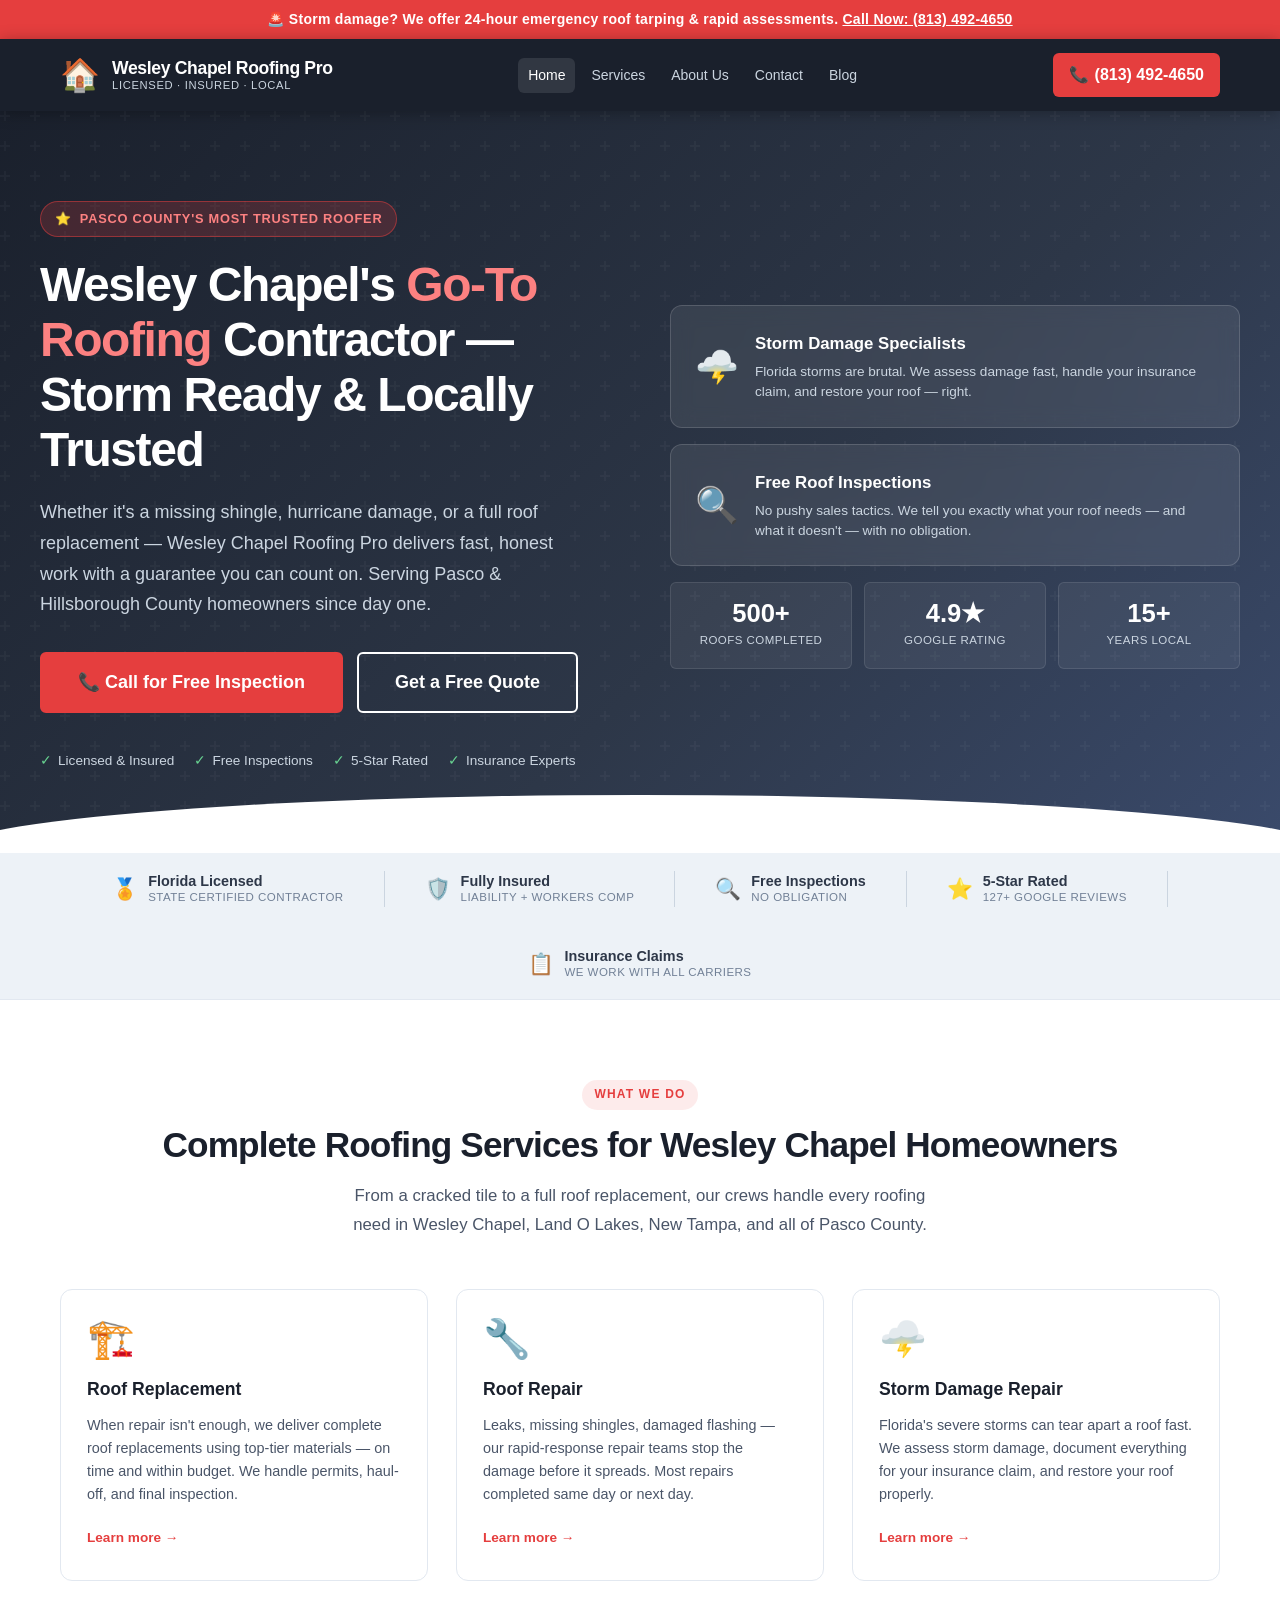
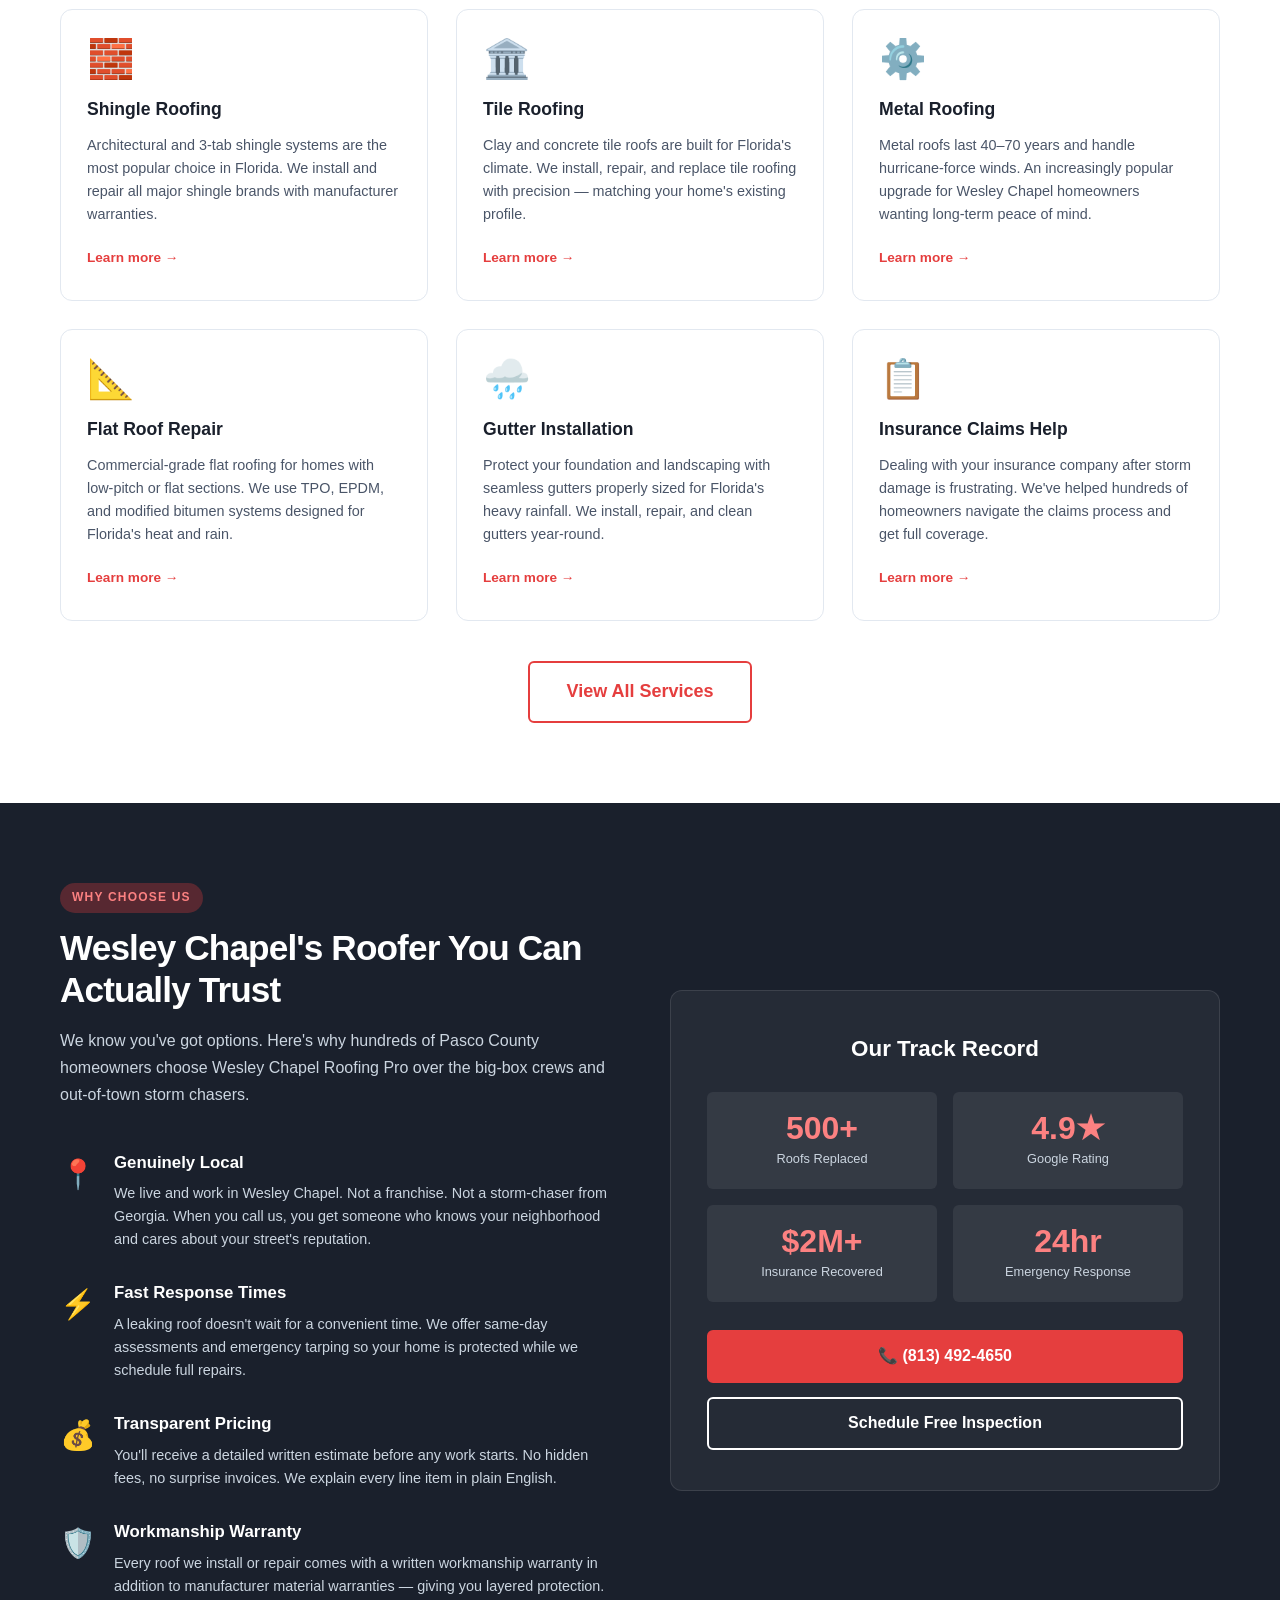
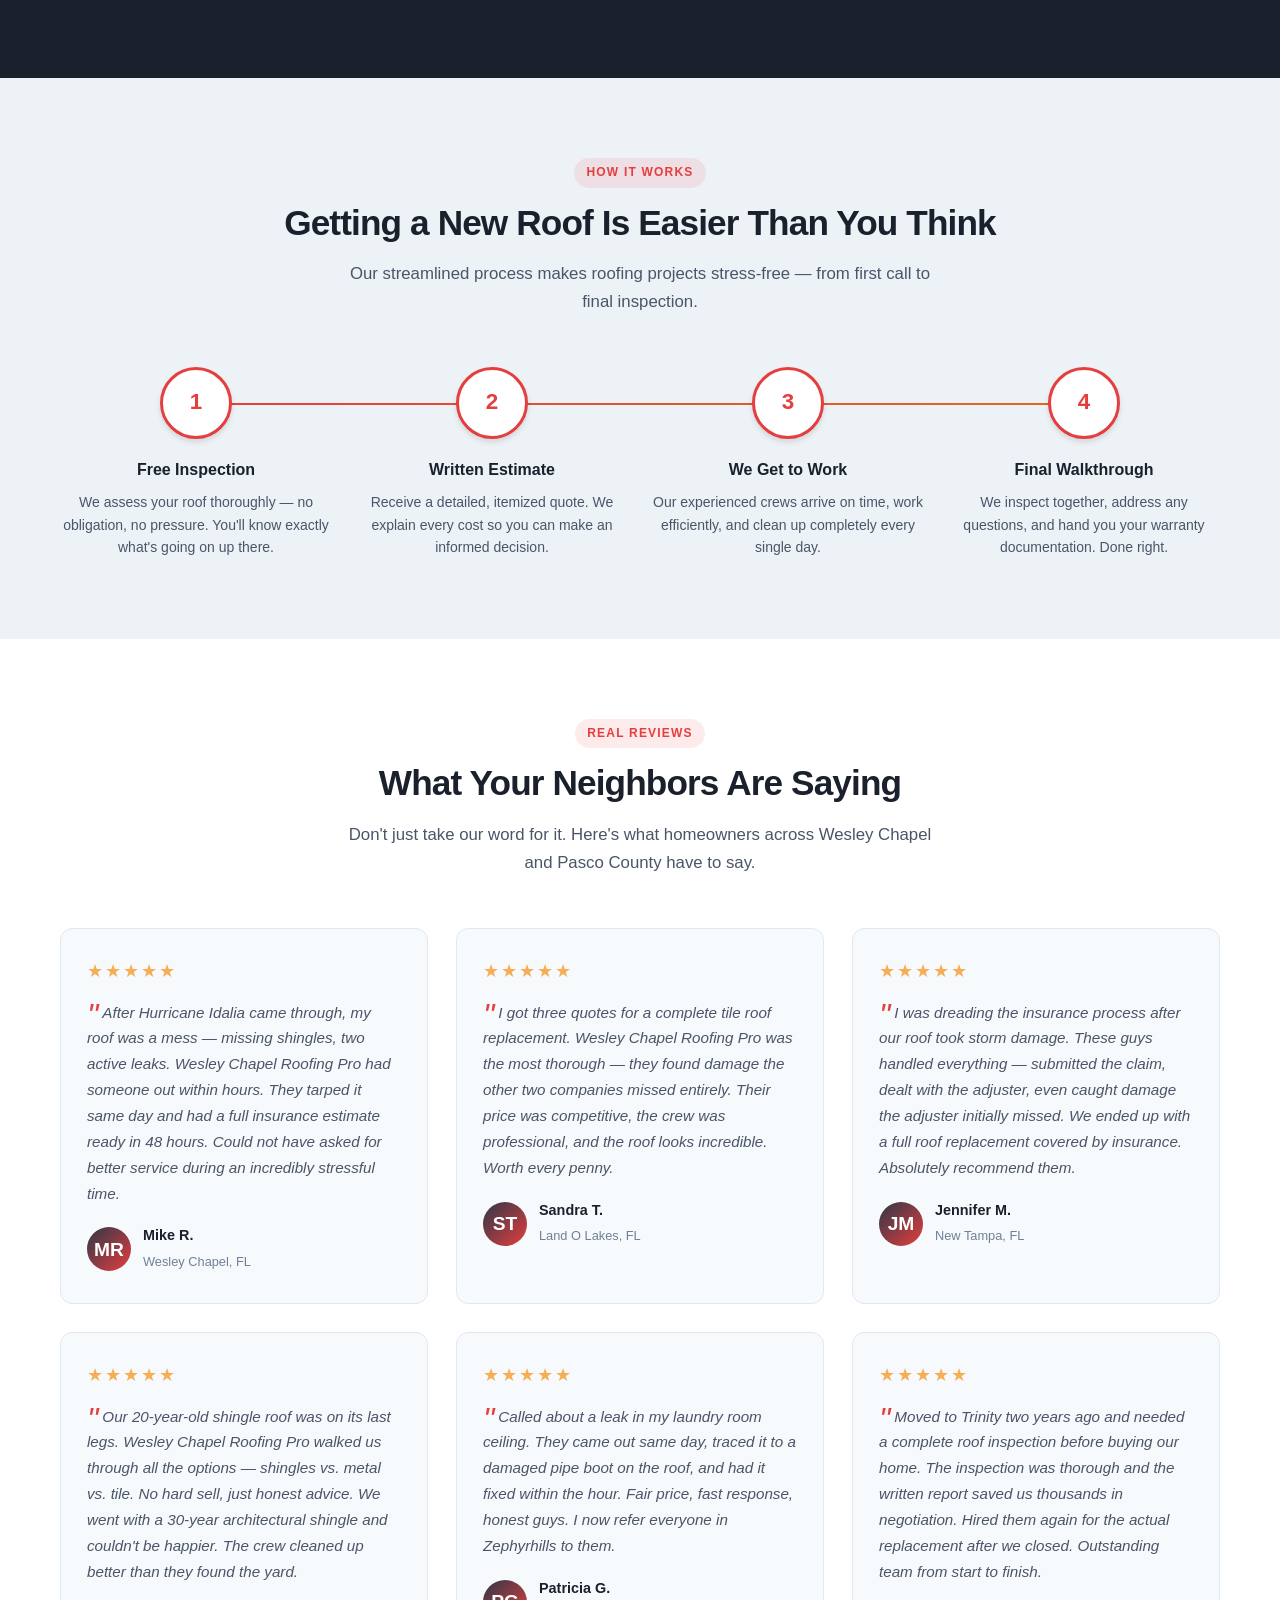
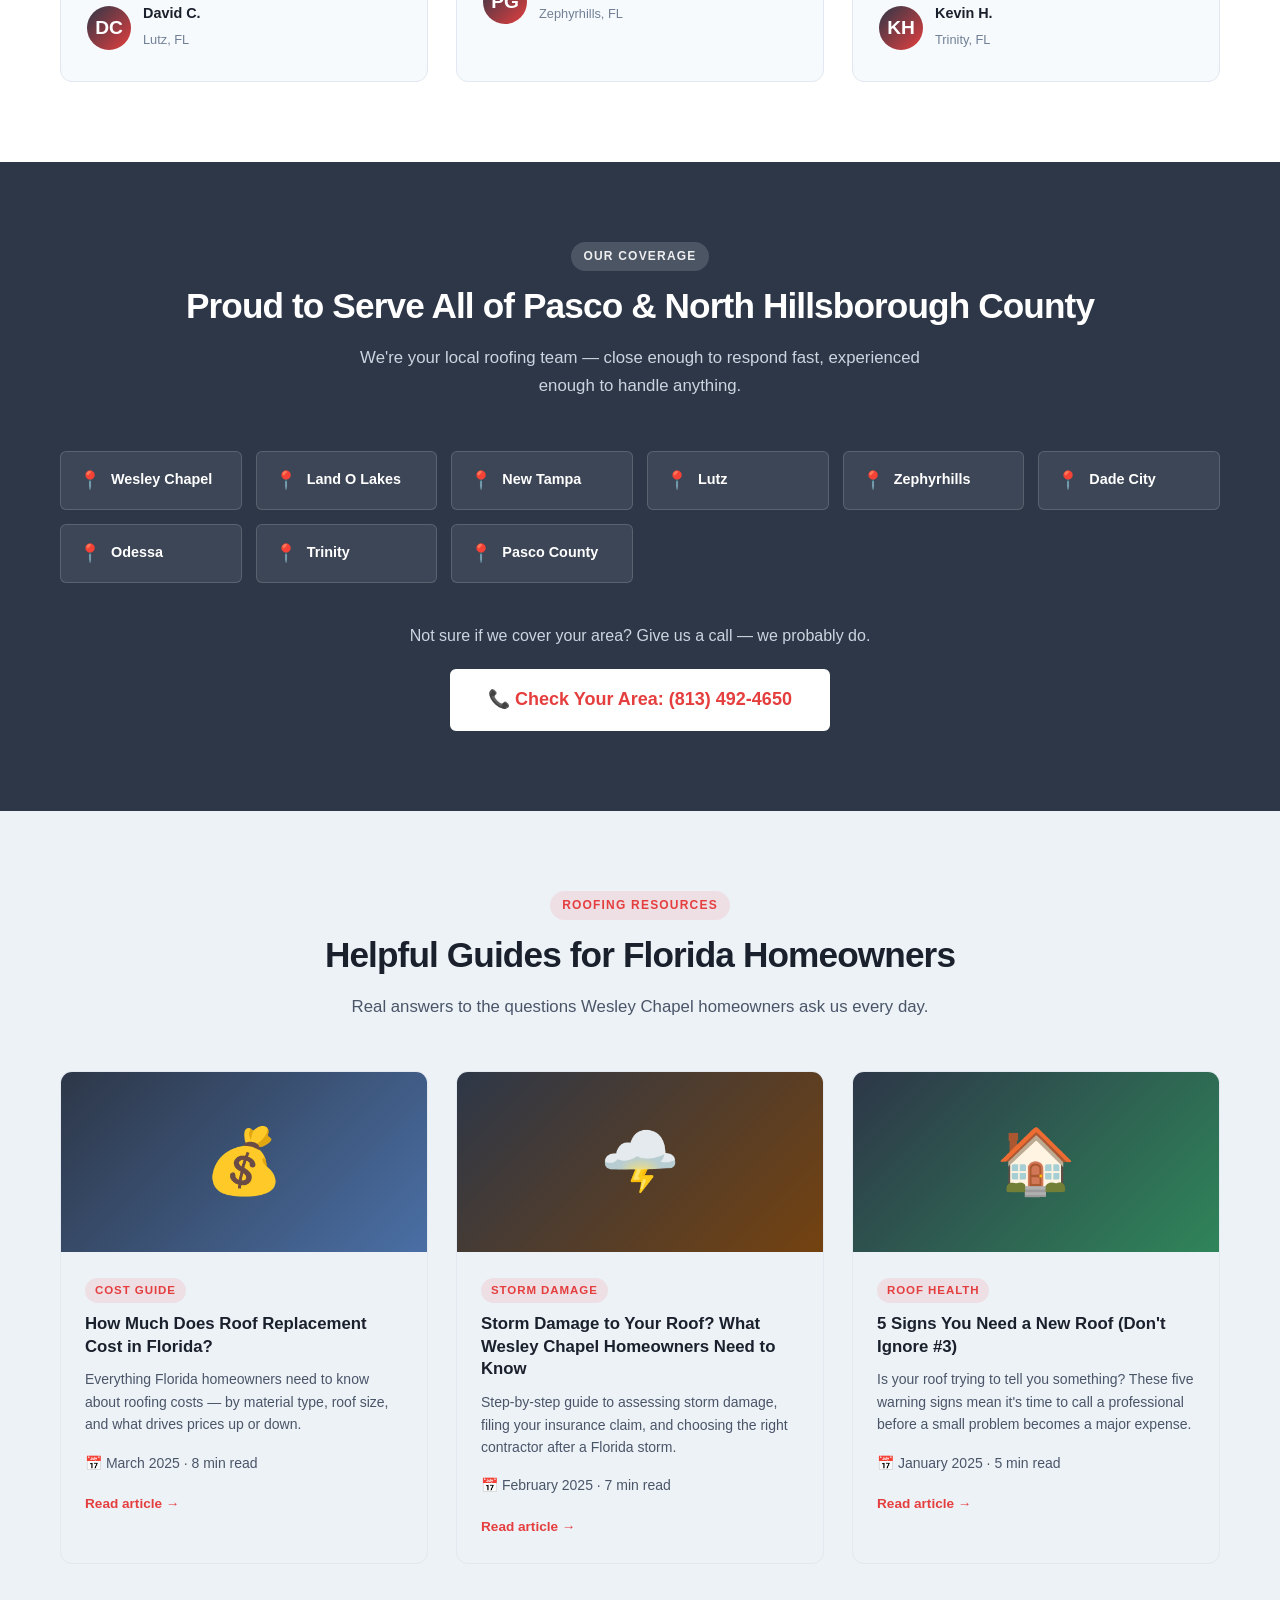
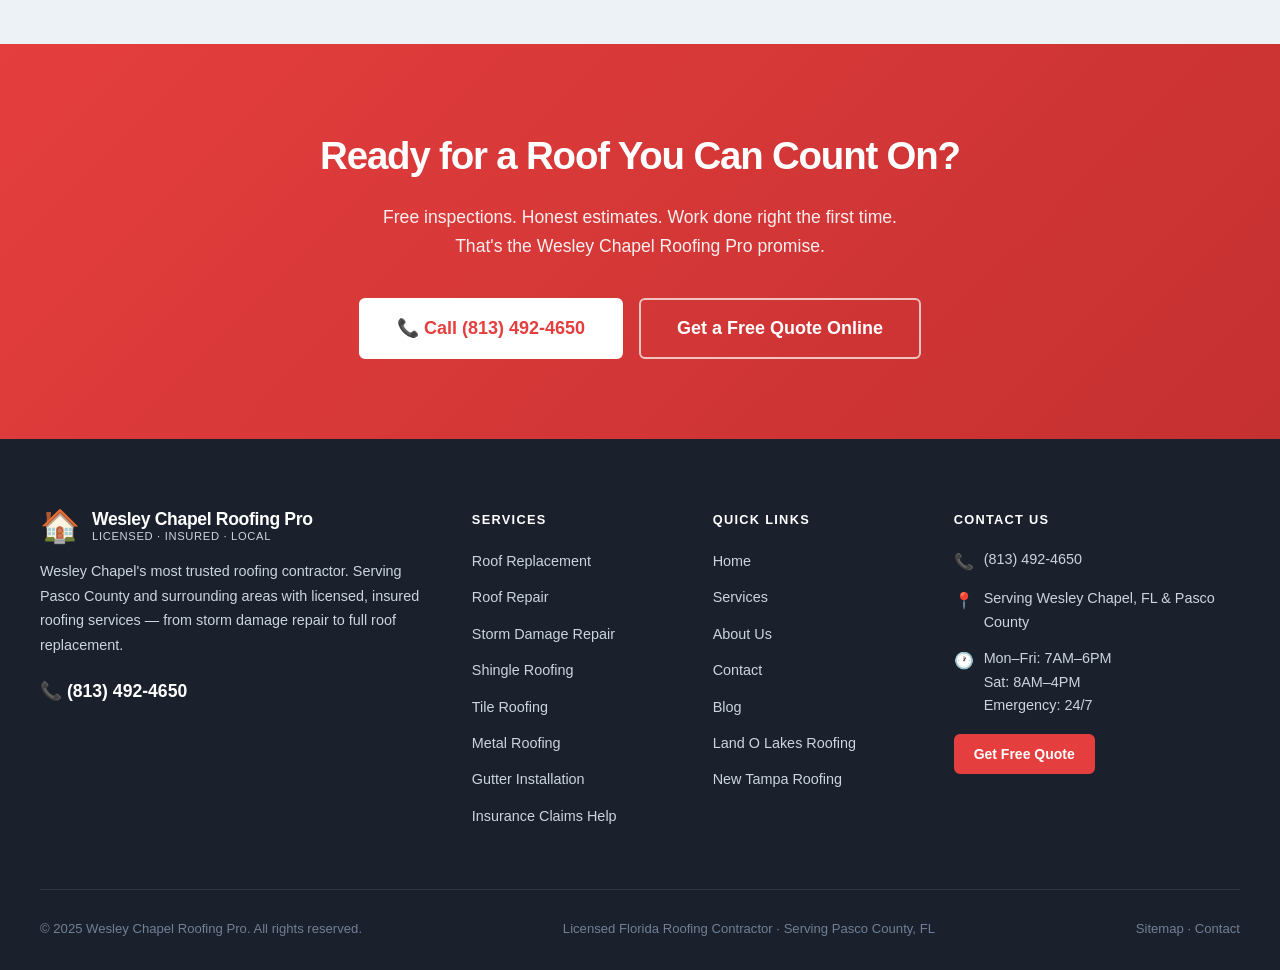
<file: index.html>
<!DOCTYPE html>
<html lang="en">
<head>
  <meta charset="UTF-8">
  <meta name="viewport" content="width=device-width, initial-scale=1.0">
  <title>Wesley Chapel Roofing Pro | #1 Roofing Contractor in Wesley Chapel, FL</title>
  <meta name="description" content="Wesley Chapel Roofing Pro — trusted local roofing contractor serving Wesley Chapel, Land O Lakes, Lutz & New Tampa. Roof repair, replacement, storm damage & free inspections. Call (813) 492-4650.">
  <meta name="keywords" content="roof repair Wesley Chapel FL, roofing contractor Wesley Chapel, storm damage roof repair, roof replacement Wesley Chapel Florida, roofing company Pasco County">
  <link rel="canonical" href="https://wesleychapelroofingpro.com/">
  <meta property="og:title" content="Wesley Chapel Roofing Pro | Trusted Local Roofers">
  <meta property="og:description" content="Licensed, insured roofing contractor in Wesley Chapel, FL. Free inspections, insurance claim help, storm damage specialists.">
  <meta property="og:url" content="https://wesleychapelroofingpro.com/">
  <meta property="og:type" content="website">
  <link rel="stylesheet" href="css/style.css">

  <!-- JSON-LD Schema -->
  <script type="application/ld+json">
  {
    "@context": "https://schema.org",
    "@type": ["LocalBusiness", "RoofingContractor"],
    "name": "Wesley Chapel Roofing Pro",
    "image": "https://wesleychapelroofingpro.com/images/logo.png",
    "description": "Licensed and insured roofing contractor serving Wesley Chapel, Land O Lakes, Lutz, New Tampa, Zephyrhills, and surrounding Pasco County areas. Specializing in roof replacement, roof repair, storm damage repair, and insurance claims assistance.",
    "telephone": "(813) 492-4650",
    "url": "https://wesleychapelroofingpro.com",
    "address": {
      "@type": "PostalAddress",
      "addressLocality": "Wesley Chapel",
      "addressRegion": "FL",
      "postalCode": "33544",
      "addressCountry": "US"
    },
    "geo": {
      "@type": "GeoCoordinates",
      "latitude": 28.2122,
      "longitude": -82.3279
    },
    "openingHoursSpecification": [
      {
        "@type": "OpeningHoursSpecification",
        "dayOfWeek": ["Monday","Tuesday","Wednesday","Thursday","Friday"],
        "opens": "07:00",
        "closes": "18:00"
      },
      {
        "@type": "OpeningHoursSpecification",
        "dayOfWeek": ["Saturday"],
        "opens": "08:00",
        "closes": "16:00"
      }
    ],
    "priceRange": "$$",
    "aggregateRating": {
      "@type": "AggregateRating",
      "ratingValue": "4.9",
      "reviewCount": "127"
    },
    "areaServed": [
      "Wesley Chapel, FL",
      "Land O Lakes, FL",
      "Lutz, FL",
      "New Tampa, FL",
      "Zephyrhills, FL",
      "Dade City, FL",
      "Odessa, FL",
      "Trinity, FL",
      "Pasco County, FL"
    ],
    "hasOfferCatalog": {
      "@type": "OfferCatalog",
      "name": "Roofing Services",
      "itemListElement": [
        {"@type": "Offer", "itemOffered": {"@type": "Service", "name": "Roof Replacement"}},
        {"@type": "Offer", "itemOffered": {"@type": "Service", "name": "Roof Repair"}},
        {"@type": "Offer", "itemOffered": {"@type": "Service", "name": "Storm Damage Repair"}},
        {"@type": "Offer", "itemOffered": {"@type": "Service", "name": "Shingle Roofing"}},
        {"@type": "Offer", "itemOffered": {"@type": "Service", "name": "Tile Roofing"}},
        {"@type": "Offer", "itemOffered": {"@type": "Service", "name": "Metal Roofing"}},
        {"@type": "Offer", "itemOffered": {"@type": "Service", "name": "Insurance Claims Assistance"}}
      ]
    }
  }
  </script>
</head>
<body>

  <!-- Emergency Banner -->
  <div class="emergency-banner">
    🚨 Storm damage? We offer 24-hour emergency roof tarping &amp; rapid assessments. <a href="tel:8134924650">Call Now: (813) 492-4650</a>
  </div>

  <!-- Header -->
  <header class="site-header">
    <div class="header-inner">
      <a href="index.html" class="logo" aria-label="Wesley Chapel Roofing Pro Home">
        <span class="logo-icon" aria-hidden="true">🏠</span>
        <span class="logo-text">
          <span class="logo-name">Wesley Chapel Roofing Pro</span>
          <span class="logo-tagline">Licensed · Insured · Local</span>
        </span>
      </a>
      <nav class="header-nav" aria-label="Main navigation">
        <a href="index.html" class="active">Home</a>
        <a href="services.html">Services</a>
        <a href="about.html">About Us</a>
        <a href="contact.html">Contact</a>
        <a href="blog/roof-replacement-cost-florida.html">Blog</a>
      </nav>
      <div class="header-cta">
        <a href="tel:8134924650" class="phone-link" aria-label="Call Wesley Chapel Roofing Pro">
          <span aria-hidden="true">📞</span>
          <span class="phone-text">(813) 492-4650</span>
        </a>
        <button class="menu-toggle" aria-label="Toggle navigation menu" onclick="document.querySelector('.header-nav').classList.toggle('open')">☰</button>
      </div>
    </div>
  </header>

  <!-- Hero Section -->
  <section class="hero" aria-labelledby="hero-heading">
    <div class="hero-inner">
      <div class="hero-content">
        <div class="hero-badge">
          <span aria-hidden="true">⭐</span> Pasco County's Most Trusted Roofer
        </div>
        <h1 id="hero-heading">
          Wesley Chapel's <span>Go-To Roofing</span> Contractor — Storm Ready &amp; Locally Trusted
        </h1>
        <p class="hero-sub">
          Whether it's a missing shingle, hurricane damage, or a full roof replacement — Wesley Chapel Roofing Pro delivers fast, honest work with a guarantee you can count on. Serving Pasco &amp; Hillsborough County homeowners since day one.
        </p>
        <div class="hero-actions">
          <a href="tel:8134924650" class="btn btn-primary btn-lg">📞 Call for Free Inspection</a>
          <a href="contact.html" class="btn btn-secondary btn-lg">Get a Free Quote</a>
        </div>
        <div class="hero-trust">
          <span class="trust-item"><span class="check">✓</span> Licensed &amp; Insured</span>
          <span class="trust-item"><span class="check">✓</span> Free Inspections</span>
          <span class="trust-item"><span class="check">✓</span> 5-Star Rated</span>
          <span class="trust-item"><span class="check">✓</span> Insurance Experts</span>
        </div>
      </div>
      <div class="hero-visual">
        <div class="hero-card">
          <span class="hero-card-icon" aria-hidden="true">🌩️</span>
          <div>
            <h3>Storm Damage Specialists</h3>
            <p>Florida storms are brutal. We assess damage fast, handle your insurance claim, and restore your roof — right.</p>
          </div>
        </div>
        <div class="hero-card">
          <span class="hero-card-icon" aria-hidden="true">🔍</span>
          <div>
            <h3>Free Roof Inspections</h3>
            <p>No pushy sales tactics. We tell you exactly what your roof needs — and what it doesn't — with no obligation.</p>
          </div>
        </div>
        <div class="hero-stat-row">
          <div class="hero-stat">
            <div class="number">500+</div>
            <div class="label">Roofs Completed</div>
          </div>
          <div class="hero-stat">
            <div class="number">4.9★</div>
            <div class="label">Google Rating</div>
          </div>
          <div class="hero-stat">
            <div class="number">15+</div>
            <div class="label">Years Local</div>
          </div>
        </div>
      </div>
    </div>
  </section>

  <!-- Trust Bar -->
  <div class="trust-bar" aria-label="Trust credentials">
    <div class="trust-bar-inner">
      <div class="trust-badge">
        <span class="icon" aria-hidden="true">🏅</span>
        <span class="badge-label">
          <strong>Florida Licensed</strong>
          <span class="badge-sub">State Certified Contractor</span>
        </span>
      </div>
      <div class="trust-divider" aria-hidden="true"></div>
      <div class="trust-badge">
        <span class="icon" aria-hidden="true">🛡️</span>
        <span class="badge-label">
          <strong>Fully Insured</strong>
          <span class="badge-sub">Liability + Workers Comp</span>
        </span>
      </div>
      <div class="trust-divider" aria-hidden="true"></div>
      <div class="trust-badge">
        <span class="icon" aria-hidden="true">🔍</span>
        <span class="badge-label">
          <strong>Free Inspections</strong>
          <span class="badge-sub">No Obligation</span>
        </span>
      </div>
      <div class="trust-divider" aria-hidden="true"></div>
      <div class="trust-badge">
        <span class="icon" aria-hidden="true">⭐</span>
        <span class="badge-label">
          <strong>5-Star Rated</strong>
          <span class="badge-sub">127+ Google Reviews</span>
        </span>
      </div>
      <div class="trust-divider" aria-hidden="true"></div>
      <div class="trust-badge">
        <span class="icon" aria-hidden="true">📋</span>
        <span class="badge-label">
          <strong>Insurance Claims</strong>
          <span class="badge-sub">We Work With All Carriers</span>
        </span>
      </div>
    </div>
  </div>

  <!-- Services Section -->
  <section aria-labelledby="services-heading">
    <div class="container">
      <div class="text-center">
        <span class="section-tag">What We Do</span>
        <h2 class="section-heading" id="services-heading">Complete Roofing Services for Wesley Chapel Homeowners</h2>
        <p class="section-sub">From a cracked tile to a full roof replacement, our crews handle every roofing need in Wesley Chapel, Land O Lakes, New Tampa, and all of Pasco County.</p>
      </div>
      <div class="services-grid">
        <div class="service-card">
          <div class="service-icon" aria-hidden="true">🏗️</div>
          <h3>Roof Replacement</h3>
          <p>When repair isn't enough, we deliver complete roof replacements using top-tier materials — on time and within budget. We handle permits, haul-off, and final inspection.</p>
          <a href="services.html#roof-replacement" class="service-link">Learn more →</a>
        </div>
        <div class="service-card">
          <div class="service-icon" aria-hidden="true">🔧</div>
          <h3>Roof Repair</h3>
          <p>Leaks, missing shingles, damaged flashing — our rapid-response repair teams stop the damage before it spreads. Most repairs completed same day or next day.</p>
          <a href="services.html#roof-repair" class="service-link">Learn more →</a>
        </div>
        <div class="service-card">
          <div class="service-icon" aria-hidden="true">🌩️</div>
          <h3>Storm Damage Repair</h3>
          <p>Florida's severe storms can tear apart a roof fast. We assess storm damage, document everything for your insurance claim, and restore your roof properly.</p>
          <a href="services.html#storm-damage" class="service-link">Learn more →</a>
        </div>
        <div class="service-card">
          <div class="service-icon" aria-hidden="true">🧱</div>
          <h3>Shingle Roofing</h3>
          <p>Architectural and 3-tab shingle systems are the most popular choice in Florida. We install and repair all major shingle brands with manufacturer warranties.</p>
          <a href="services.html#shingle" class="service-link">Learn more →</a>
        </div>
        <div class="service-card">
          <div class="service-icon" aria-hidden="true">🏛️</div>
          <h3>Tile Roofing</h3>
          <p>Clay and concrete tile roofs are built for Florida's climate. We install, repair, and replace tile roofing with precision — matching your home's existing profile.</p>
          <a href="services.html#tile" class="service-link">Learn more →</a>
        </div>
        <div class="service-card">
          <div class="service-icon" aria-hidden="true">⚙️</div>
          <h3>Metal Roofing</h3>
          <p>Metal roofs last 40–70 years and handle hurricane-force winds. An increasingly popular upgrade for Wesley Chapel homeowners wanting long-term peace of mind.</p>
          <a href="services.html#metal" class="service-link">Learn more →</a>
        </div>
        <div class="service-card">
          <div class="service-icon" aria-hidden="true">📐</div>
          <h3>Flat Roof Repair</h3>
          <p>Commercial-grade flat roofing for homes with low-pitch or flat sections. We use TPO, EPDM, and modified bitumen systems designed for Florida's heat and rain.</p>
          <a href="services.html#flat-roof" class="service-link">Learn more →</a>
        </div>
        <div class="service-card">
          <div class="service-icon" aria-hidden="true">🌧️</div>
          <h3>Gutter Installation</h3>
          <p>Protect your foundation and landscaping with seamless gutters properly sized for Florida's heavy rainfall. We install, repair, and clean gutters year-round.</p>
          <a href="services.html#gutters" class="service-link">Learn more →</a>
        </div>
        <div class="service-card">
          <div class="service-icon" aria-hidden="true">📋</div>
          <h3>Insurance Claims Help</h3>
          <p>Dealing with your insurance company after storm damage is frustrating. We've helped hundreds of homeowners navigate the claims process and get full coverage.</p>
          <a href="services.html#insurance" class="service-link">Learn more →</a>
        </div>
      </div>
      <div class="text-center" style="margin-top:40px;">
        <a href="services.html" class="btn btn-outline btn-lg">View All Services</a>
      </div>
    </div>
  </section>

  <!-- Why Choose Us -->
  <section class="why-section" aria-labelledby="why-heading">
    <div class="container">
      <div class="why-grid">
        <div>
          <span class="section-tag">Why Choose Us</span>
          <h2 class="section-heading" id="why-heading" style="color:white;">Wesley Chapel's Roofer You Can Actually Trust</h2>
          <p style="color:#cbd5e0; margin-bottom:40px; line-height:1.7;">We know you've got options. Here's why hundreds of Pasco County homeowners choose Wesley Chapel Roofing Pro over the big-box crews and out-of-town storm chasers.</p>
          <div class="why-list">
            <div class="why-item">
              <span class="why-icon" aria-hidden="true">📍</span>
              <div>
                <h3>Genuinely Local</h3>
                <p>We live and work in Wesley Chapel. Not a franchise. Not a storm-chaser from Georgia. When you call us, you get someone who knows your neighborhood and cares about your street's reputation.</p>
              </div>
            </div>
            <div class="why-item">
              <span class="why-icon" aria-hidden="true">⚡</span>
              <div>
                <h3>Fast Response Times</h3>
                <p>A leaking roof doesn't wait for a convenient time. We offer same-day assessments and emergency tarping so your home is protected while we schedule full repairs.</p>
              </div>
            </div>
            <div class="why-item">
              <span class="why-icon" aria-hidden="true">💰</span>
              <div>
                <h3>Transparent Pricing</h3>
                <p>You'll receive a detailed written estimate before any work starts. No hidden fees, no surprise invoices. We explain every line item in plain English.</p>
              </div>
            </div>
            <div class="why-item">
              <span class="why-icon" aria-hidden="true">🛡️</span>
              <div>
                <h3>Workmanship Warranty</h3>
                <p>Every roof we install or repair comes with a written workmanship warranty in addition to manufacturer material warranties — giving you layered protection.</p>
              </div>
            </div>
          </div>
        </div>
        <div class="why-visual">
          <h3>Our Track Record</h3>
          <div class="why-stat-grid">
            <div class="why-stat">
              <div class="num">500+</div>
              <div class="desc">Roofs Replaced</div>
            </div>
            <div class="why-stat">
              <div class="num">4.9★</div>
              <div class="desc">Google Rating</div>
            </div>
            <div class="why-stat">
              <div class="num">$2M+</div>
              <div class="desc">Insurance Recovered</div>
            </div>
            <div class="why-stat">
              <div class="num">24hr</div>
              <div class="desc">Emergency Response</div>
            </div>
          </div>
          <a href="tel:8134924650" class="btn btn-primary" style="width:100%; justify-content:center; margin-bottom:14px;">📞 (813) 492-4650</a>
          <a href="contact.html" class="btn btn-secondary" style="width:100%; justify-content:center;">Schedule Free Inspection</a>
        </div>
      </div>
    </div>
  </section>

  <!-- Process Section -->
  <section class="process-section" aria-labelledby="process-heading">
    <div class="container">
      <div class="text-center">
        <span class="section-tag">How It Works</span>
        <h2 class="section-heading" id="process-heading">Getting a New Roof Is Easier Than You Think</h2>
        <p class="section-sub">Our streamlined process makes roofing projects stress-free — from first call to final inspection.</p>
      </div>
      <div class="process-steps">
        <div class="process-step">
          <div class="step-number">1</div>
          <h3>Free Inspection</h3>
          <p>We assess your roof thoroughly — no obligation, no pressure. You'll know exactly what's going on up there.</p>
        </div>
        <div class="process-step">
          <div class="step-number">2</div>
          <h3>Written Estimate</h3>
          <p>Receive a detailed, itemized quote. We explain every cost so you can make an informed decision.</p>
        </div>
        <div class="process-step">
          <div class="step-number">3</div>
          <h3>We Get to Work</h3>
          <p>Our experienced crews arrive on time, work efficiently, and clean up completely every single day.</p>
        </div>
        <div class="process-step">
          <div class="step-number">4</div>
          <h3>Final Walkthrough</h3>
          <p>We inspect together, address any questions, and hand you your warranty documentation. Done right.</p>
        </div>
      </div>
    </div>
  </section>

  <!-- Testimonials Section -->
  <section class="testimonials-section" aria-labelledby="testimonials-heading">
    <div class="container">
      <div class="text-center">
        <span class="section-tag">Real Reviews</span>
        <h2 class="section-heading" id="testimonials-heading">What Your Neighbors Are Saying</h2>
        <p class="section-sub">Don't just take our word for it. Here's what homeowners across Wesley Chapel and Pasco County have to say.</p>
      </div>
      <div class="testimonials-grid">
        <article class="testimonial-card">
          <div class="stars" aria-label="5 out of 5 stars">★★★★★</div>
          <p class="testimonial-text">After Hurricane Idalia came through, my roof was a mess — missing shingles, two active leaks. Wesley Chapel Roofing Pro had someone out within hours. They tarped it same day and had a full insurance estimate ready in 48 hours. Could not have asked for better service during an incredibly stressful time.</p>
          <div class="reviewer">
            <div class="reviewer-avatar" aria-hidden="true">MR</div>
            <div class="reviewer-info">
              <strong>Mike R.</strong>
              <span>Wesley Chapel, FL</span>
            </div>
          </div>
        </article>
        <article class="testimonial-card">
          <div class="stars" aria-label="5 out of 5 stars">★★★★★</div>
          <p class="testimonial-text">I got three quotes for a complete tile roof replacement. Wesley Chapel Roofing Pro was the most thorough — they found damage the other two companies missed entirely. Their price was competitive, the crew was professional, and the roof looks incredible. Worth every penny.</p>
          <div class="reviewer">
            <div class="reviewer-avatar" aria-hidden="true">ST</div>
            <div class="reviewer-info">
              <strong>Sandra T.</strong>
              <span>Land O Lakes, FL</span>
            </div>
          </div>
        </article>
        <article class="testimonial-card">
          <div class="stars" aria-label="5 out of 5 stars">★★★★★</div>
          <p class="testimonial-text">I was dreading the insurance process after our roof took storm damage. These guys handled everything — submitted the claim, dealt with the adjuster, even caught damage the adjuster initially missed. We ended up with a full roof replacement covered by insurance. Absolutely recommend them.</p>
          <div class="reviewer">
            <div class="reviewer-avatar" aria-hidden="true">JM</div>
            <div class="reviewer-info">
              <strong>Jennifer M.</strong>
              <span>New Tampa, FL</span>
            </div>
          </div>
        </article>
        <article class="testimonial-card">
          <div class="stars" aria-label="5 out of 5 stars">★★★★★</div>
          <p class="testimonial-text">Our 20-year-old shingle roof was on its last legs. Wesley Chapel Roofing Pro walked us through all the options — shingles vs. metal vs. tile. No hard sell, just honest advice. We went with a 30-year architectural shingle and couldn't be happier. The crew cleaned up better than they found the yard.</p>
          <div class="reviewer">
            <div class="reviewer-avatar" aria-hidden="true">DC</div>
            <div class="reviewer-info">
              <strong>David C.</strong>
              <span>Lutz, FL</span>
            </div>
          </div>
        </article>
        <article class="testimonial-card">
          <div class="stars" aria-label="5 out of 5 stars">★★★★★</div>
          <p class="testimonial-text">Called about a leak in my laundry room ceiling. They came out same day, traced it to a damaged pipe boot on the roof, and had it fixed within the hour. Fair price, fast response, honest guys. I now refer everyone in Zephyrhills to them.</p>
          <div class="reviewer">
            <div class="reviewer-avatar" aria-hidden="true">PG</div>
            <div class="reviewer-info">
              <strong>Patricia G.</strong>
              <span>Zephyrhills, FL</span>
            </div>
          </div>
        </article>
        <article class="testimonial-card">
          <div class="stars" aria-label="5 out of 5 stars">★★★★★</div>
          <p class="testimonial-text">Moved to Trinity two years ago and needed a complete roof inspection before buying our home. The inspection was thorough and the written report saved us thousands in negotiation. Hired them again for the actual replacement after we closed. Outstanding team from start to finish.</p>
          <div class="reviewer">
            <div class="reviewer-avatar" aria-hidden="true">KH</div>
            <div class="reviewer-info">
              <strong>Kevin H.</strong>
              <span>Trinity, FL</span>
            </div>
          </div>
        </article>
      </div>
    </div>
  </section>

  <!-- Service Area Section -->
  <section class="service-area-section" aria-labelledby="area-heading">
    <div class="container">
      <div class="text-center">
        <span class="section-tag">Our Coverage</span>
        <h2 class="section-heading" id="area-heading">Proud to Serve All of Pasco &amp; North Hillsborough County</h2>
        <p class="section-sub" style="color:#cbd5e0;">We're your local roofing team — close enough to respond fast, experienced enough to handle anything.</p>
      </div>
      <div class="area-grid">
        <a href="index.html" class="area-item"><span class="pin" aria-hidden="true">📍</span> Wesley Chapel</a>
        <a href="roof-repair-land-o-lakes-fl.html" class="area-item"><span class="pin" aria-hidden="true">📍</span> Land O Lakes</a>
        <a href="roof-repair-new-tampa-fl.html" class="area-item"><span class="pin" aria-hidden="true">📍</span> New Tampa</a>
        <div class="area-item"><span class="pin" aria-hidden="true">📍</span> Lutz</div>
        <div class="area-item"><span class="pin" aria-hidden="true">📍</span> Zephyrhills</div>
        <div class="area-item"><span class="pin" aria-hidden="true">📍</span> Dade City</div>
        <div class="area-item"><span class="pin" aria-hidden="true">📍</span> Odessa</div>
        <div class="area-item"><span class="pin" aria-hidden="true">📍</span> Trinity</div>
        <div class="area-item"><span class="pin" aria-hidden="true">📍</span> Pasco County</div>
      </div>
      <div class="text-center" style="margin-top:36px;">
        <p style="color:#cbd5e0; margin-bottom:20px;">Not sure if we cover your area? Give us a call — we probably do.</p>
        <a href="tel:8134924650" class="btn btn-white btn-lg">📞 Check Your Area: (813) 492-4650</a>
      </div>
    </div>
  </section>

  <!-- Blog Section -->
  <section aria-labelledby="blog-heading" style="background: var(--gray-100);">
    <div class="container">
      <div class="text-center">
        <span class="section-tag">Roofing Resources</span>
        <h2 class="section-heading" id="blog-heading">Helpful Guides for Florida Homeowners</h2>
        <p class="section-sub">Real answers to the questions Wesley Chapel homeowners ask us every day.</p>
      </div>
      <div class="blog-grid">
        <article class="blog-card">
          <div class="blog-thumb" aria-hidden="true" style="background:linear-gradient(135deg, #2d3748, #4a6fa5);">💰</div>
          <div class="blog-body">
            <span class="blog-tag">Cost Guide</span>
            <h3>How Much Does Roof Replacement Cost in Florida?</h3>
            <p>Everything Florida homeowners need to know about roofing costs — by material type, roof size, and what drives prices up or down.</p>
            <p class="blog-meta">📅 March 2025 · 8 min read</p>
            <a href="blog/roof-replacement-cost-florida.html" class="read-more">Read article →</a>
          </div>
        </article>
        <article class="blog-card">
          <div class="blog-thumb" aria-hidden="true" style="background:linear-gradient(135deg, #2d3748, #744210);">🌩️</div>
          <div class="blog-body">
            <span class="blog-tag">Storm Damage</span>
            <h3>Storm Damage to Your Roof? What Wesley Chapel Homeowners Need to Know</h3>
            <p>Step-by-step guide to assessing storm damage, filing your insurance claim, and choosing the right contractor after a Florida storm.</p>
            <p class="blog-meta">📅 February 2025 · 7 min read</p>
            <a href="blog/storm-damage-roof-guide.html" class="read-more">Read article →</a>
          </div>
        </article>
        <article class="blog-card">
          <div class="blog-thumb" aria-hidden="true" style="background:linear-gradient(135deg, #2d3748, #2f855a);">🏠</div>
          <div class="blog-body">
            <span class="blog-tag">Roof Health</span>
            <h3>5 Signs You Need a New Roof (Don't Ignore #3)</h3>
            <p>Is your roof trying to tell you something? These five warning signs mean it's time to call a professional before a small problem becomes a major expense.</p>
            <p class="blog-meta">📅 January 2025 · 5 min read</p>
            <a href="blog/signs-you-need-new-roof.html" class="read-more">Read article →</a>
          </div>
        </article>
      </div>
    </div>
  </section>

  <!-- CTA Section -->
  <section class="cta-section" aria-labelledby="cta-heading">
    <h2 id="cta-heading">Ready for a Roof You Can Count On?</h2>
    <p>Free inspections. Honest estimates. Work done right the first time. That's the Wesley Chapel Roofing Pro promise.</p>
    <div class="cta-actions">
      <a href="tel:8134924650" class="btn btn-white btn-lg">📞 Call (813) 492-4650</a>
      <a href="contact.html" class="btn btn-white-outline btn-lg">Get a Free Quote Online</a>
    </div>
  </section>

  <!-- Footer -->
  <footer class="site-footer" aria-label="Site footer">
    <div class="footer-grid">
      <div class="footer-brand">
        <a href="index.html" class="logo" aria-label="Wesley Chapel Roofing Pro">
          <span class="logo-icon" aria-hidden="true">🏠</span>
          <span class="logo-text">
            <span class="logo-name" style="color:white;">Wesley Chapel Roofing Pro</span>
            <span class="logo-tagline">Licensed · Insured · Local</span>
          </span>
        </a>
        <p>Wesley Chapel's most trusted roofing contractor. Serving Pasco County and surrounding areas with licensed, insured roofing services — from storm damage repair to full roof replacement.</p>
        <a href="tel:8134924650" class="footer-phone-link">📞 (813) 492-4650</a>
      </div>
      <div class="footer-col">
        <h4>Services</h4>
        <ul>
          <li><a href="services.html#roof-replacement">Roof Replacement</a></li>
          <li><a href="services.html#roof-repair">Roof Repair</a></li>
          <li><a href="services.html#storm-damage">Storm Damage Repair</a></li>
          <li><a href="services.html#shingle">Shingle Roofing</a></li>
          <li><a href="services.html#tile">Tile Roofing</a></li>
          <li><a href="services.html#metal">Metal Roofing</a></li>
          <li><a href="services.html#gutters">Gutter Installation</a></li>
          <li><a href="services.html#insurance">Insurance Claims Help</a></li>
        </ul>
      </div>
      <div class="footer-col">
        <h4>Quick Links</h4>
        <ul>
          <li><a href="index.html">Home</a></li>
          <li><a href="services.html">Services</a></li>
          <li><a href="about.html">About Us</a></li>
          <li><a href="contact.html">Contact</a></li>
          <li><a href="blog/roof-replacement-cost-florida.html">Blog</a></li>
          <li><a href="roof-repair-land-o-lakes-fl.html">Land O Lakes Roofing</a></li>
          <li><a href="roof-repair-new-tampa-fl.html">New Tampa Roofing</a></li>
        </ul>
      </div>
      <div class="footer-col">
        <h4>Contact Us</h4>
        <div class="footer-contact-item">
          <span class="icon" aria-hidden="true">📞</span>
          <a href="tel:8134924650" style="color:#cbd5e0;">(813) 492-4650</a>
        </div>
        <div class="footer-contact-item">
          <span class="icon" aria-hidden="true">📍</span>
          <span>Serving Wesley Chapel, FL &amp; Pasco County</span>
        </div>
        <div class="footer-contact-item">
          <span class="icon" aria-hidden="true">🕐</span>
          <span>Mon–Fri: 7AM–6PM<br>Sat: 8AM–4PM<br>Emergency: 24/7</span>
        </div>
        <div style="margin-top:16px;">
          <a href="contact.html" class="btn btn-primary btn-sm">Get Free Quote</a>
        </div>
      </div>
    </div>
    <div class="footer-bottom">
      <p>© 2025 Wesley Chapel Roofing Pro. All rights reserved.</p>
      <p>Licensed Florida Roofing Contractor · Serving Pasco County, FL</p>
      <p><a href="sitemap.xml">Sitemap</a> · <a href="contact.html">Contact</a></p>
    </div>
  </footer>

  <!-- Sticky Mobile Phone Bar -->
  <a href="tel:8134924650" class="sticky-phone-bar" aria-label="Call Wesley Chapel Roofing Pro">
    📞 Tap to Call: (813) 492-4650 — Free Inspection
  </a>

</body>
</html>
</file>
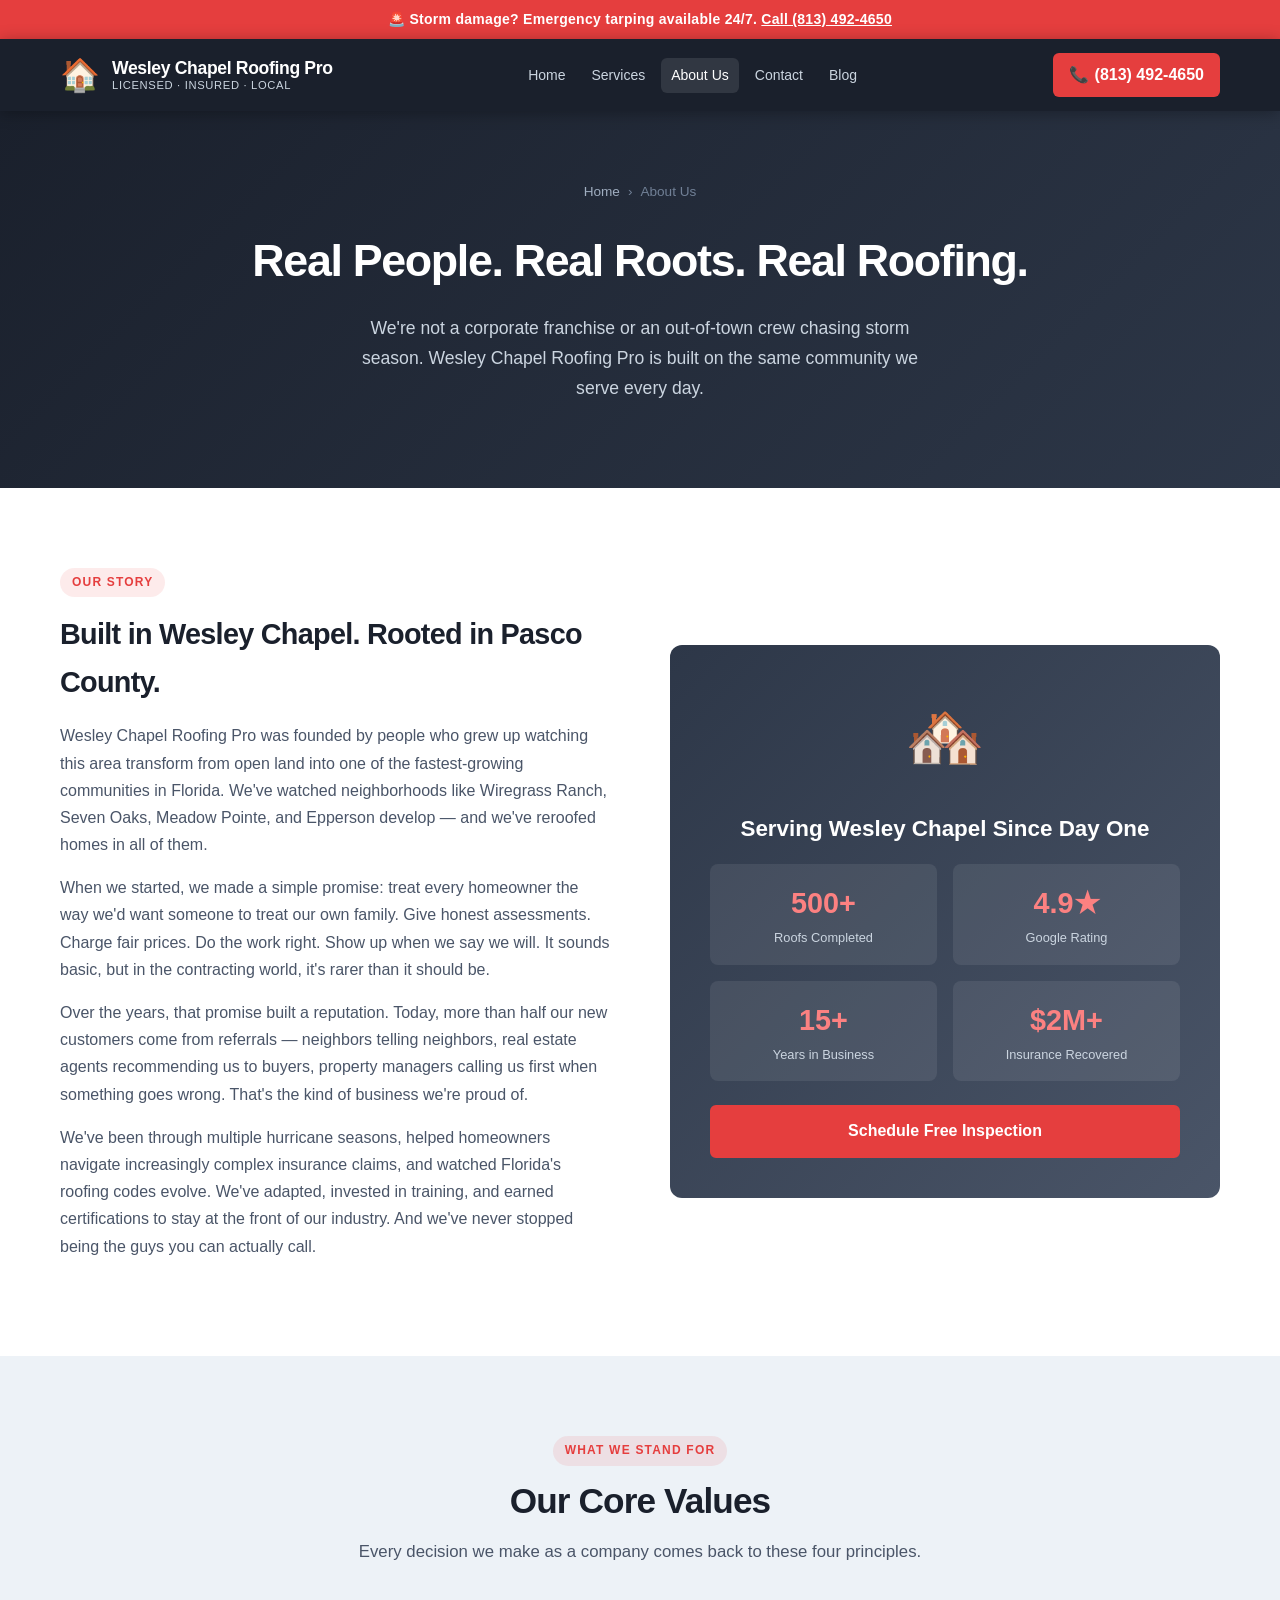
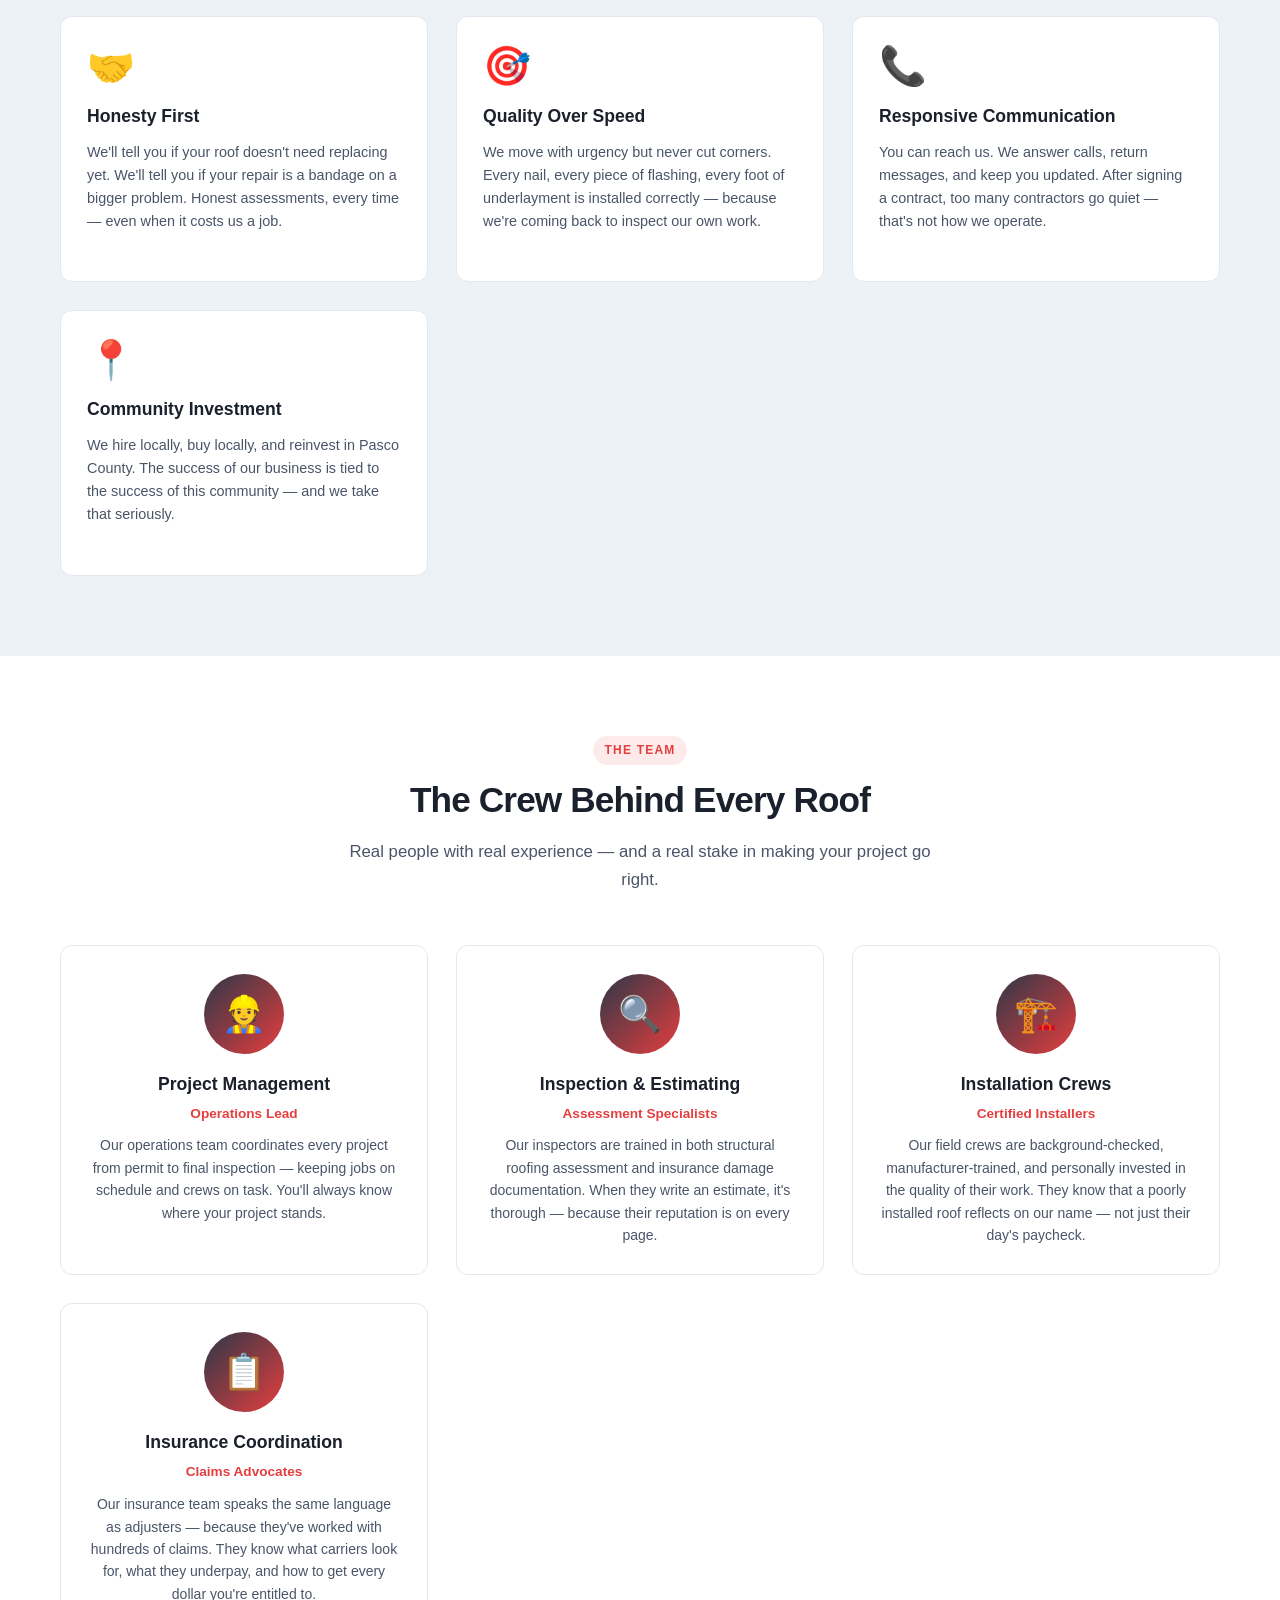
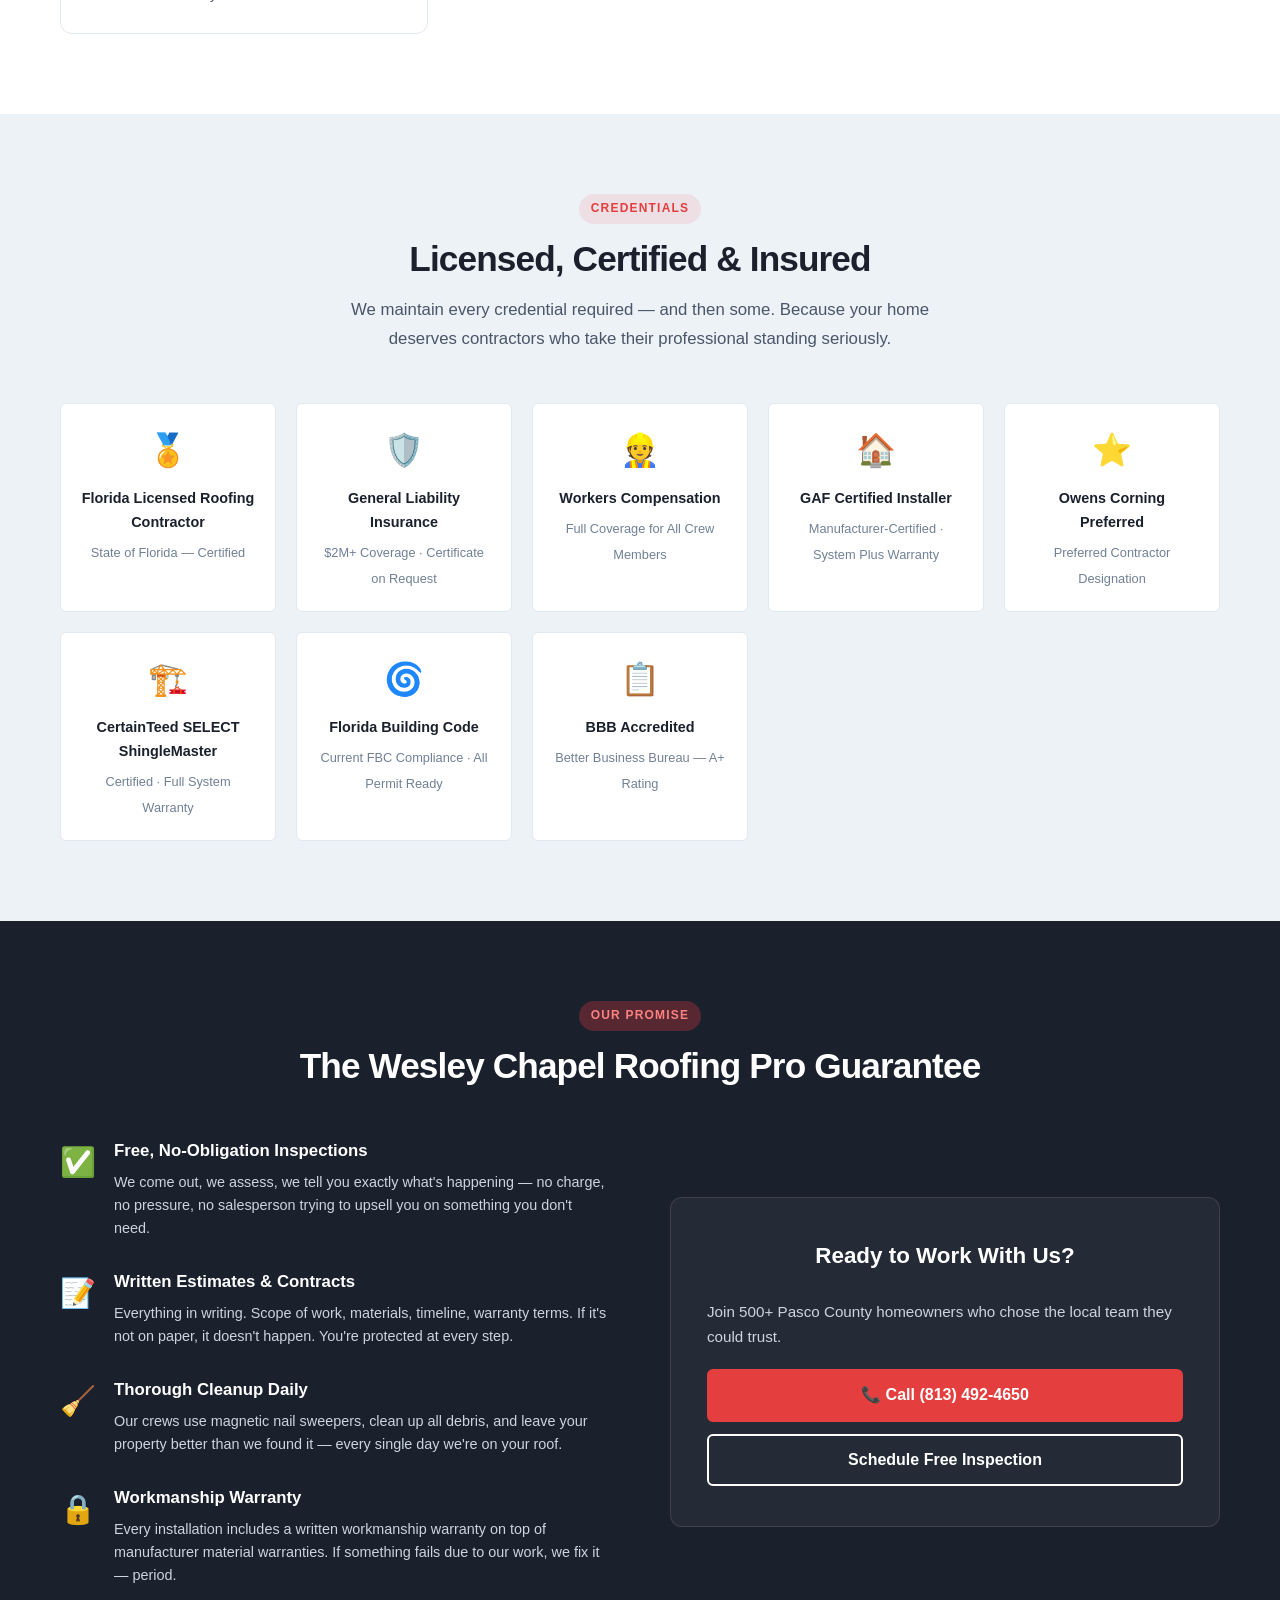
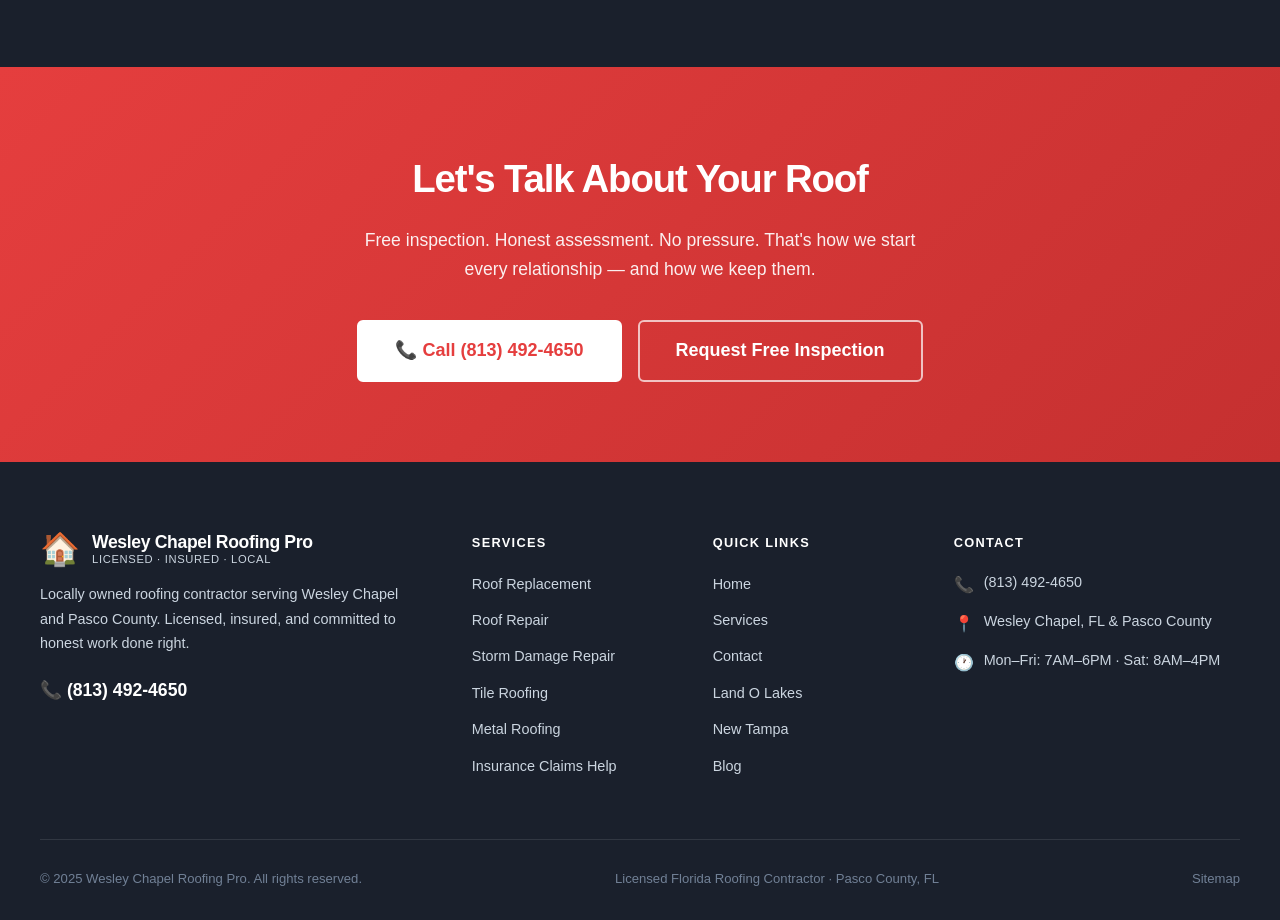
<file: about.html>
<!DOCTYPE html>
<html lang="en">
<head>
  <meta charset="UTF-8">
  <meta name="viewport" content="width=device-width, initial-scale=1.0">
  <title>About Wesley Chapel Roofing Pro | Local Roofing Contractor Since Day One</title>
  <meta name="description" content="Learn about Wesley Chapel Roofing Pro — a locally owned, licensed roofing contractor serving Pasco County with honest work, transparent pricing, and genuine community roots.">
  <link rel="canonical" href="https://wesleychapelroofingpro.com/about.html">
  <link rel="stylesheet" href="css/style.css">
</head>
<body>

  <div class="emergency-banner">
    🚨 Storm damage? Emergency tarping available 24/7. <a href="tel:8134924650">Call (813) 492-4650</a>
  </div>

  <header class="site-header">
    <div class="header-inner">
      <a href="index.html" class="logo"><span class="logo-icon" aria-hidden="true">🏠</span><span class="logo-text"><span class="logo-name">Wesley Chapel Roofing Pro</span><span class="logo-tagline">Licensed · Insured · Local</span></span></a>
      <nav class="header-nav" aria-label="Main navigation">
        <a href="index.html">Home</a>
        <a href="services.html">Services</a>
        <a href="about.html" class="active">About Us</a>
        <a href="contact.html">Contact</a>
        <a href="blog/roof-replacement-cost-florida.html">Blog</a>
      </nav>
      <div class="header-cta">
        <a href="tel:8134924650" class="phone-link"><span aria-hidden="true">📞</span><span class="phone-text">(813) 492-4650</span></a>
        <button class="menu-toggle" aria-label="Toggle navigation" onclick="document.querySelector('.header-nav').classList.toggle('open')">☰</button>
      </div>
    </div>
  </header>

  <!-- Page Hero -->
  <section class="page-hero">
    <div class="breadcrumb"><a href="index.html">Home</a><span>›</span><span>About Us</span></div>
    <h1>Real People. Real Roots. Real Roofing.</h1>
    <p>We're not a corporate franchise or an out-of-town crew chasing storm season. Wesley Chapel Roofing Pro is built on the same community we serve every day.</p>
  </section>

  <!-- Our Story -->
  <section style="padding: 80px 20px;">
    <div class="container">
      <div class="about-grid">
        <div class="about-content">
          <span class="section-tag">Our Story</span>
          <h2>Built in Wesley Chapel. Rooted in Pasco County.</h2>
          <p>Wesley Chapel Roofing Pro was founded by people who grew up watching this area transform from open land into one of the fastest-growing communities in Florida. We've watched neighborhoods like Wiregrass Ranch, Seven Oaks, Meadow Pointe, and Epperson develop — and we've reroofed homes in all of them.</p>
          <p>When we started, we made a simple promise: treat every homeowner the way we'd want someone to treat our own family. Give honest assessments. Charge fair prices. Do the work right. Show up when we say we will. It sounds basic, but in the contracting world, it's rarer than it should be.</p>
          <p>Over the years, that promise built a reputation. Today, more than half our new customers come from referrals — neighbors telling neighbors, real estate agents recommending us to buyers, property managers calling us first when something goes wrong. That's the kind of business we're proud of.</p>
          <p>We've been through multiple hurricane seasons, helped homeowners navigate increasingly complex insurance claims, and watched Florida's roofing codes evolve. We've adapted, invested in training, and earned certifications to stay at the front of our industry. And we've never stopped being the guys you can actually call.</p>
        </div>
        <div>
          <div style="background:linear-gradient(135deg,#2d3748,#4a5568);border-radius:12px;padding:40px;color:white;text-align:center;">
            <div style="font-size:4rem;margin-bottom:20px;" aria-hidden="true">🏘️</div>
            <h3 style="font-size:1.4rem;font-weight:800;margin-bottom:16px;">Serving Wesley Chapel Since Day One</h3>
            <div style="display:grid;grid-template-columns:1fr 1fr;gap:16px;margin-bottom:24px;">
              <div style="background:rgba(255,255,255,0.08);border-radius:8px;padding:16px;">
                <div style="font-size:1.8rem;font-weight:900;color:#fc8181;">500+</div>
                <div style="font-size:0.8rem;color:#cbd5e0;">Roofs Completed</div>
              </div>
              <div style="background:rgba(255,255,255,0.08);border-radius:8px;padding:16px;">
                <div style="font-size:1.8rem;font-weight:900;color:#fc8181;">4.9★</div>
                <div style="font-size:0.8rem;color:#cbd5e0;">Google Rating</div>
              </div>
              <div style="background:rgba(255,255,255,0.08);border-radius:8px;padding:16px;">
                <div style="font-size:1.8rem;font-weight:900;color:#fc8181;">15+</div>
                <div style="font-size:0.8rem;color:#cbd5e0;">Years in Business</div>
              </div>
              <div style="background:rgba(255,255,255,0.08);border-radius:8px;padding:16px;">
                <div style="font-size:1.8rem;font-weight:900;color:#fc8181;">$2M+</div>
                <div style="font-size:0.8rem;color:#cbd5e0;">Insurance Recovered</div>
              </div>
            </div>
            <a href="contact.html" class="btn btn-primary" style="width:100%;justify-content:center;">Schedule Free Inspection</a>
          </div>
        </div>
      </div>
    </div>
  </section>

  <!-- Our Values -->
  <section style="background:var(--gray-100);padding:80px 20px;">
    <div class="container">
      <div class="text-center">
        <span class="section-tag">What We Stand For</span>
        <h2 class="section-heading">Our Core Values</h2>
        <p class="section-sub">Every decision we make as a company comes back to these four principles.</p>
      </div>
      <div class="services-grid">
        <div class="service-card">
          <div class="service-icon" aria-hidden="true">🤝</div>
          <h3>Honesty First</h3>
          <p>We'll tell you if your roof doesn't need replacing yet. We'll tell you if your repair is a bandage on a bigger problem. Honest assessments, every time — even when it costs us a job.</p>
        </div>
        <div class="service-card">
          <div class="service-icon" aria-hidden="true">🎯</div>
          <h3>Quality Over Speed</h3>
          <p>We move with urgency but never cut corners. Every nail, every piece of flashing, every foot of underlayment is installed correctly — because we're coming back to inspect our own work.</p>
        </div>
        <div class="service-card">
          <div class="service-icon" aria-hidden="true">📞</div>
          <h3>Responsive Communication</h3>
          <p>You can reach us. We answer calls, return messages, and keep you updated. After signing a contract, too many contractors go quiet — that's not how we operate.</p>
        </div>
        <div class="service-card">
          <div class="service-icon" aria-hidden="true">📍</div>
          <h3>Community Investment</h3>
          <p>We hire locally, buy locally, and reinvest in Pasco County. The success of our business is tied to the success of this community — and we take that seriously.</p>
        </div>
      </div>
    </div>
  </section>

  <!-- Team Section -->
  <section style="padding:80px 20px;">
    <div class="container">
      <div class="text-center">
        <span class="section-tag">The Team</span>
        <h2 class="section-heading">The Crew Behind Every Roof</h2>
        <p class="section-sub">Real people with real experience — and a real stake in making your project go right.</p>
      </div>
      <div class="services-grid">
        <div class="team-card">
          <div class="team-avatar" aria-hidden="true">👷</div>
          <h3>Project Management</h3>
          <p class="role">Operations Lead</p>
          <p>Our operations team coordinates every project from permit to final inspection — keeping jobs on schedule and crews on task. You'll always know where your project stands.</p>
        </div>
        <div class="team-card">
          <div class="team-avatar" aria-hidden="true">🔍</div>
          <h3>Inspection &amp; Estimating</h3>
          <p class="role">Assessment Specialists</p>
          <p>Our inspectors are trained in both structural roofing assessment and insurance damage documentation. When they write an estimate, it's thorough — because their reputation is on every page.</p>
        </div>
        <div class="team-card">
          <div class="team-avatar" aria-hidden="true">🏗️</div>
          <h3>Installation Crews</h3>
          <p class="role">Certified Installers</p>
          <p>Our field crews are background-checked, manufacturer-trained, and personally invested in the quality of their work. They know that a poorly installed roof reflects on our name — not just their day's paycheck.</p>
        </div>
        <div class="team-card">
          <div class="team-avatar" aria-hidden="true">📋</div>
          <h3>Insurance Coordination</h3>
          <p class="role">Claims Advocates</p>
          <p>Our insurance team speaks the same language as adjusters — because they've worked with hundreds of claims. They know what carriers look for, what they underpay, and how to get every dollar you're entitled to.</p>
        </div>
      </div>
    </div>
  </section>

  <!-- Certifications -->
  <section style="background:var(--gray-100);padding:80px 20px;">
    <div class="container">
      <div class="text-center">
        <span class="section-tag">Credentials</span>
        <h2 class="section-heading">Licensed, Certified &amp; Insured</h2>
        <p class="section-sub">We maintain every credential required — and then some. Because your home deserves contractors who take their professional standing seriously.</p>
      </div>
      <div class="cert-grid">
        <div class="cert-item">
          <div class="cert-icon" aria-hidden="true">🏅</div>
          <strong>Florida Licensed Roofing Contractor</strong>
          <span>State of Florida — Certified</span>
        </div>
        <div class="cert-item">
          <div class="cert-icon" aria-hidden="true">🛡️</div>
          <strong>General Liability Insurance</strong>
          <span>$2M+ Coverage · Certificate on Request</span>
        </div>
        <div class="cert-item">
          <div class="cert-icon" aria-hidden="true">👷</div>
          <strong>Workers Compensation</strong>
          <span>Full Coverage for All Crew Members</span>
        </div>
        <div class="cert-item">
          <div class="cert-icon" aria-hidden="true">🏠</div>
          <strong>GAF Certified Installer</strong>
          <span>Manufacturer-Certified · System Plus Warranty</span>
        </div>
        <div class="cert-item">
          <div class="cert-icon" aria-hidden="true">⭐</div>
          <strong>Owens Corning Preferred</strong>
          <span>Preferred Contractor Designation</span>
        </div>
        <div class="cert-item">
          <div class="cert-icon" aria-hidden="true">🏗️</div>
          <strong>CertainTeed SELECT ShingleMaster</strong>
          <span>Certified · Full System Warranty</span>
        </div>
        <div class="cert-item">
          <div class="cert-icon" aria-hidden="true">🌀</div>
          <strong>Florida Building Code</strong>
          <span>Current FBC Compliance · All Permit Ready</span>
        </div>
        <div class="cert-item">
          <div class="cert-icon" aria-hidden="true">📋</div>
          <strong>BBB Accredited</strong>
          <span>Better Business Bureau — A+ Rating</span>
        </div>
      </div>
    </div>
  </section>

  <!-- Service Promise -->
  <section class="why-section" style="padding:80px 20px;">
    <div class="container">
      <div class="text-center" style="margin-bottom:50px;">
        <span class="section-tag" style="background:rgba(229,62,62,0.3);color:#fc8181;">Our Promise</span>
        <h2 class="section-heading" style="color:white;">The Wesley Chapel Roofing Pro Guarantee</h2>
      </div>
      <div class="why-grid">
        <div class="why-list">
          <div class="why-item">
            <span class="why-icon" aria-hidden="true">✅</span>
            <div>
              <h3>Free, No-Obligation Inspections</h3>
              <p>We come out, we assess, we tell you exactly what's happening — no charge, no pressure, no salesperson trying to upsell you on something you don't need.</p>
            </div>
          </div>
          <div class="why-item">
            <span class="why-icon" aria-hidden="true">📝</span>
            <div>
              <h3>Written Estimates &amp; Contracts</h3>
              <p>Everything in writing. Scope of work, materials, timeline, warranty terms. If it's not on paper, it doesn't happen. You're protected at every step.</p>
            </div>
          </div>
          <div class="why-item">
            <span class="why-icon" aria-hidden="true">🧹</span>
            <div>
              <h3>Thorough Cleanup Daily</h3>
              <p>Our crews use magnetic nail sweepers, clean up all debris, and leave your property better than we found it — every single day we're on your roof.</p>
            </div>
          </div>
          <div class="why-item">
            <span class="why-icon" aria-hidden="true">🔒</span>
            <div>
              <h3>Workmanship Warranty</h3>
              <p>Every installation includes a written workmanship warranty on top of manufacturer material warranties. If something fails due to our work, we fix it — period.</p>
            </div>
          </div>
        </div>
        <div class="why-visual">
          <h3>Ready to Work With Us?</h3>
          <p style="color:#cbd5e0;margin-bottom:20px;font-size:0.95rem;">Join 500+ Pasco County homeowners who chose the local team they could trust.</p>
          <div style="display:flex;flex-direction:column;gap:12px;">
            <a href="tel:8134924650" class="btn btn-primary" style="justify-content:center;">📞 Call (813) 492-4650</a>
            <a href="contact.html" class="btn btn-secondary" style="justify-content:center;">Schedule Free Inspection</a>
          </div>
        </div>
      </div>
    </div>
  </section>

  <!-- CTA -->
  <section class="cta-section">
    <h2>Let's Talk About Your Roof</h2>
    <p>Free inspection. Honest assessment. No pressure. That's how we start every relationship — and how we keep them.</p>
    <div class="cta-actions">
      <a href="tel:8134924650" class="btn btn-white btn-lg">📞 Call (813) 492-4650</a>
      <a href="contact.html" class="btn btn-white-outline btn-lg">Request Free Inspection</a>
    </div>
  </section>

  <!-- Footer -->
  <footer class="site-footer">
    <div class="footer-grid">
      <div class="footer-brand">
        <a href="index.html" class="logo"><span class="logo-icon" aria-hidden="true">🏠</span><span class="logo-text"><span class="logo-name" style="color:white;">Wesley Chapel Roofing Pro</span><span class="logo-tagline">Licensed · Insured · Local</span></span></a>
        <p>Locally owned roofing contractor serving Wesley Chapel and Pasco County. Licensed, insured, and committed to honest work done right.</p>
        <a href="tel:8134924650" class="footer-phone-link">📞 (813) 492-4650</a>
      </div>
      <div class="footer-col"><h4>Services</h4><ul>
        <li><a href="services.html#roof-replacement">Roof Replacement</a></li>
        <li><a href="services.html#roof-repair">Roof Repair</a></li>
        <li><a href="services.html#storm-damage">Storm Damage Repair</a></li>
        <li><a href="services.html#tile">Tile Roofing</a></li>
        <li><a href="services.html#metal">Metal Roofing</a></li>
        <li><a href="services.html#insurance">Insurance Claims Help</a></li>
      </ul></div>
      <div class="footer-col"><h4>Quick Links</h4><ul>
        <li><a href="index.html">Home</a></li>
        <li><a href="services.html">Services</a></li>
        <li><a href="contact.html">Contact</a></li>
        <li><a href="roof-repair-land-o-lakes-fl.html">Land O Lakes</a></li>
        <li><a href="roof-repair-new-tampa-fl.html">New Tampa</a></li>
        <li><a href="blog/roof-replacement-cost-florida.html">Blog</a></li>
      </ul></div>
      <div class="footer-col"><h4>Contact</h4>
        <div class="footer-contact-item"><span class="icon" aria-hidden="true">📞</span><a href="tel:8134924650" style="color:#cbd5e0;">(813) 492-4650</a></div>
        <div class="footer-contact-item"><span class="icon" aria-hidden="true">📍</span><span>Wesley Chapel, FL &amp; Pasco County</span></div>
        <div class="footer-contact-item"><span class="icon" aria-hidden="true">🕐</span><span>Mon–Fri: 7AM–6PM · Sat: 8AM–4PM</span></div>
      </div>
    </div>
    <div class="footer-bottom">
      <p>© 2025 Wesley Chapel Roofing Pro. All rights reserved.</p>
      <p>Licensed Florida Roofing Contractor · Pasco County, FL</p>
      <p><a href="sitemap.xml">Sitemap</a></p>
    </div>
  </footer>

  <a href="tel:8134924650" class="sticky-phone-bar">📞 Tap to Call: (813) 492-4650</a>
</body>
</html>
</file>
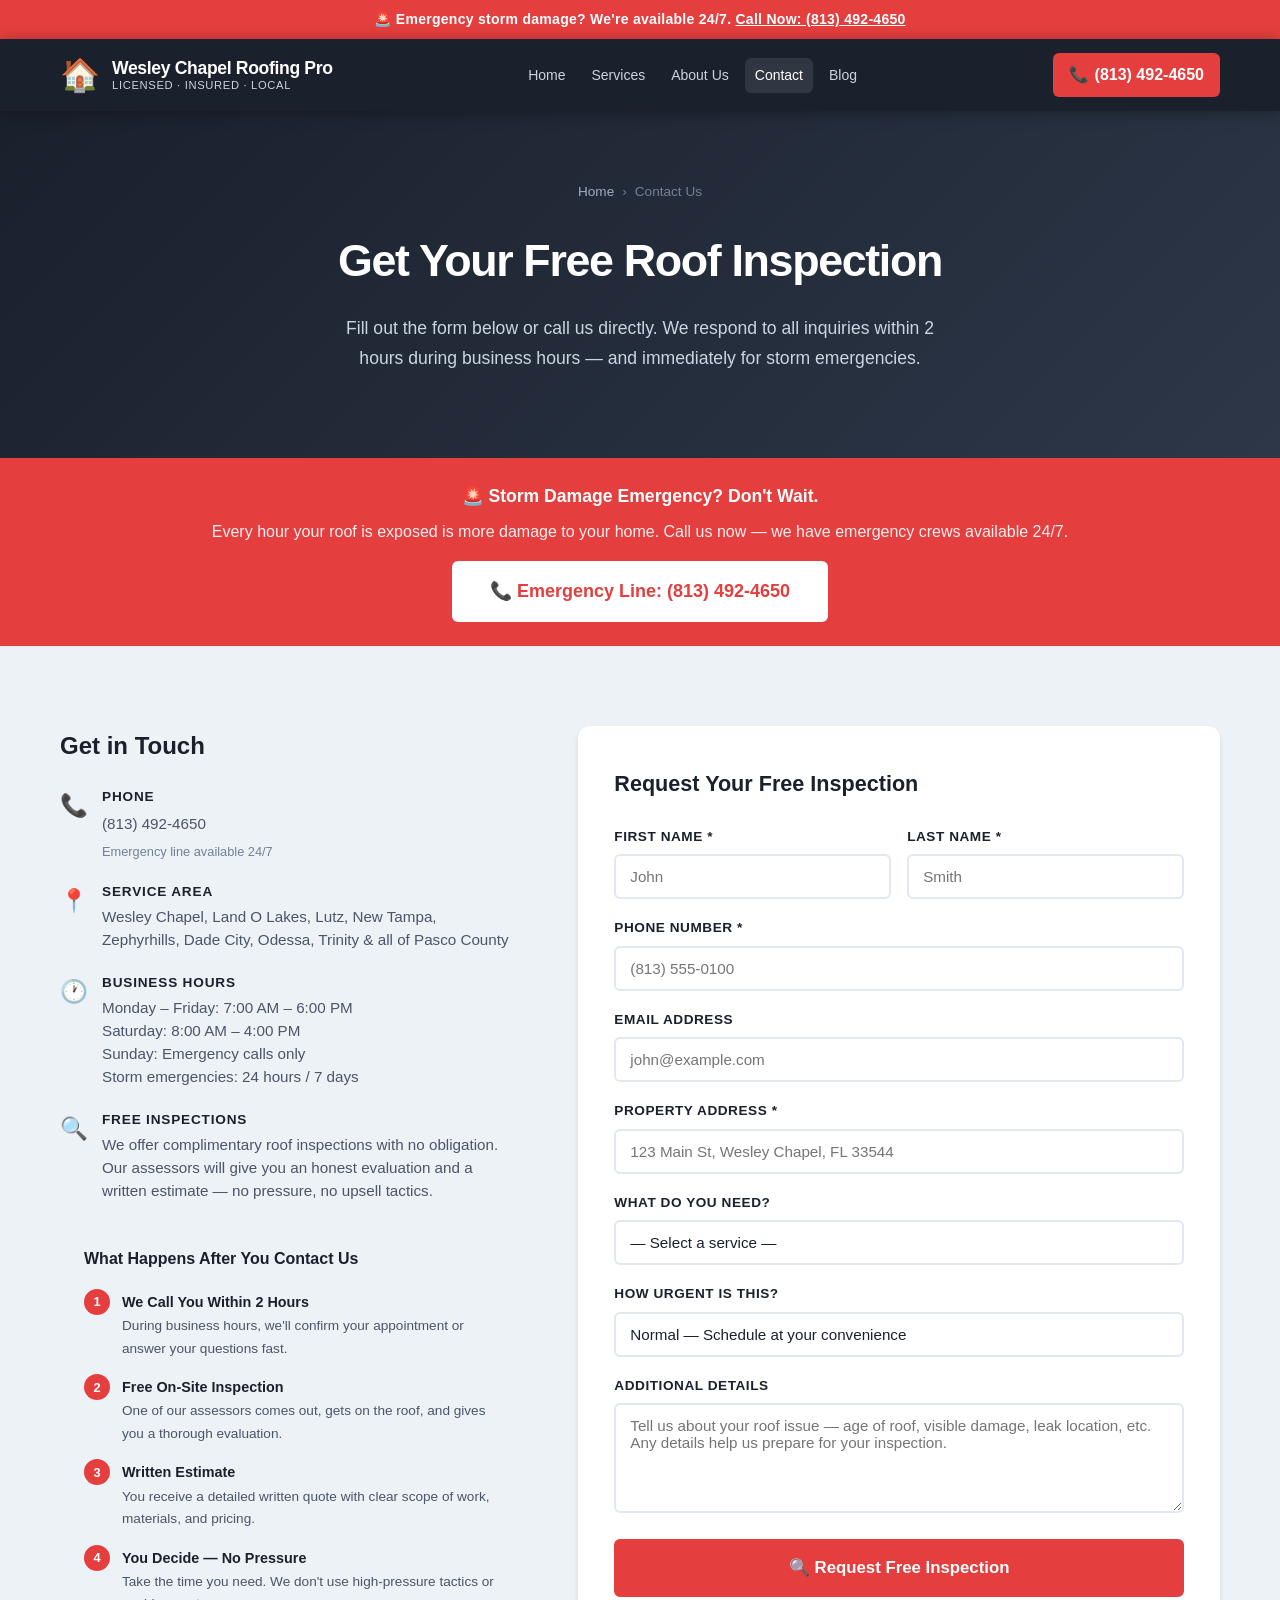
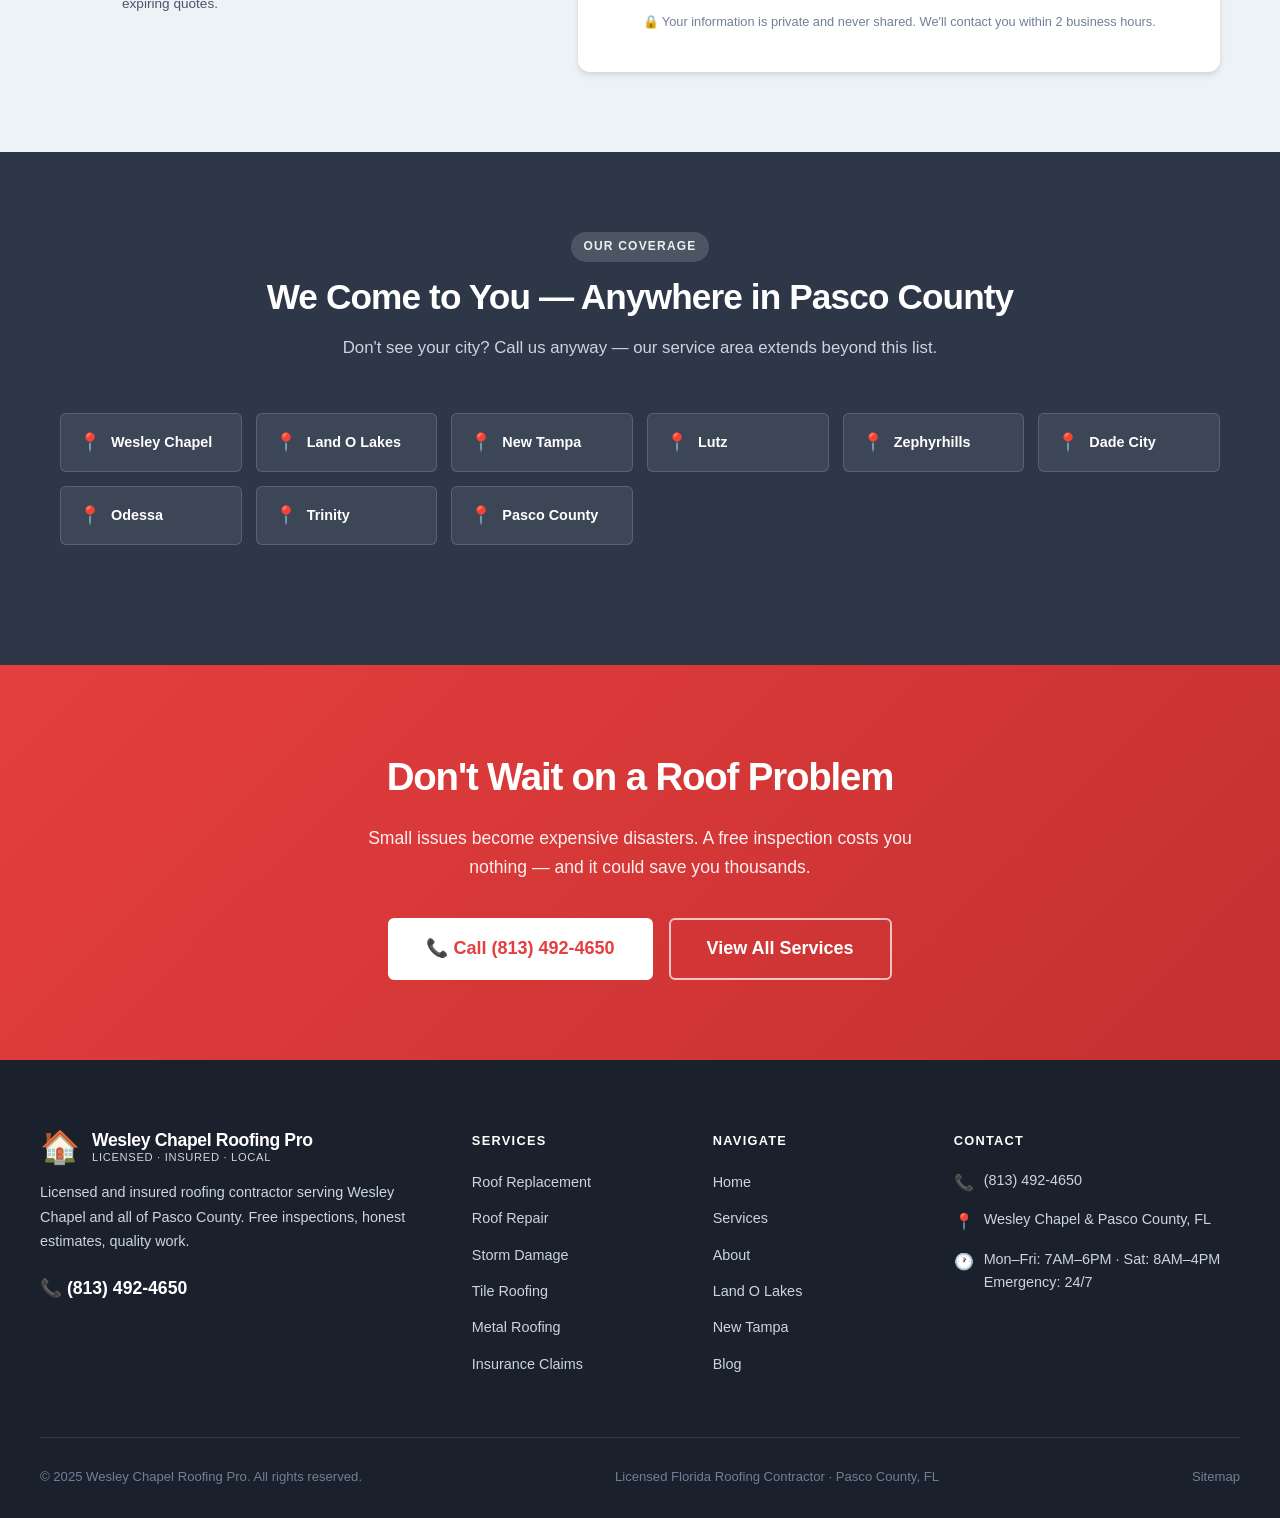
<file: contact.html>
<!DOCTYPE html>
<html lang="en">
<head>
  <meta charset="UTF-8">
  <meta name="viewport" content="width=device-width, initial-scale=1.0">
  <title>Contact Wesley Chapel Roofing Pro | Free Roof Inspection | (813) 492-4650</title>
  <meta name="description" content="Contact Wesley Chapel Roofing Pro for a free roof inspection or estimate. Call (813) 492-4650 or fill out our online form. Emergency storm damage response available 24/7.">
  <link rel="canonical" href="https://wesleychapelroofingpro.com/contact.html">
  <link rel="stylesheet" href="css/style.css">
  <script type="application/ld+json">
  {
    "@context": "https://schema.org",
    "@type": "ContactPage",
    "name": "Contact Wesley Chapel Roofing Pro",
    "url": "https://wesleychapelroofingpro.com/contact.html",
    "mainEntity": {
      "@type": "RoofingContractor",
      "name": "Wesley Chapel Roofing Pro",
      "telephone": "(813) 492-4650",
      "openingHours": ["Mo-Fr 07:00-18:00", "Sa 08:00-16:00"]
    }
  }
  </script>
</head>
<body>

  <div class="emergency-banner">
    🚨 Emergency storm damage? We're available 24/7. <a href="tel:8134924650">Call Now: (813) 492-4650</a>
  </div>

  <header class="site-header">
    <div class="header-inner">
      <a href="index.html" class="logo"><span class="logo-icon" aria-hidden="true">🏠</span><span class="logo-text"><span class="logo-name">Wesley Chapel Roofing Pro</span><span class="logo-tagline">Licensed · Insured · Local</span></span></a>
      <nav class="header-nav" aria-label="Main navigation">
        <a href="index.html">Home</a>
        <a href="services.html">Services</a>
        <a href="about.html">About Us</a>
        <a href="contact.html" class="active">Contact</a>
        <a href="blog/roof-replacement-cost-florida.html">Blog</a>
      </nav>
      <div class="header-cta">
        <a href="tel:8134924650" class="phone-link"><span aria-hidden="true">📞</span><span class="phone-text">(813) 492-4650</span></a>
        <button class="menu-toggle" aria-label="Toggle navigation" onclick="document.querySelector('.header-nav').classList.toggle('open')">☰</button>
      </div>
    </div>
  </header>

  <!-- Page Hero -->
  <section class="page-hero">
    <div class="breadcrumb"><a href="index.html">Home</a><span>›</span><span>Contact Us</span></div>
    <h1>Get Your Free Roof Inspection</h1>
    <p>Fill out the form below or call us directly. We respond to all inquiries within 2 hours during business hours — and immediately for storm emergencies.</p>
  </section>

  <!-- Emergency CTA -->
  <div style="background:var(--accent);color:white;text-align:center;padding:24px 20px;">
    <div class="container">
      <p style="font-size:1.1rem;font-weight:700;margin-bottom:8px;">🚨 Storm Damage Emergency? Don't Wait.</p>
      <p style="margin-bottom:16px;opacity:0.92;">Every hour your roof is exposed is more damage to your home. Call us now — we have emergency crews available 24/7.</p>
      <a href="tel:8134924650" class="btn btn-white btn-lg">📞 Emergency Line: (813) 492-4650</a>
    </div>
  </div>

  <!-- Contact Section -->
  <section class="contact-section">
    <div class="container">
      <div class="contact-grid">
        <!-- Contact Info -->
        <div class="contact-info">
          <h3>Get in Touch</h3>
          <div class="contact-item">
            <span class="ci-icon" aria-hidden="true">📞</span>
            <div>
              <strong>Phone</strong>
              <a href="tel:8134924650">(813) 492-4650</a>
              <p style="font-size:0.8rem;color:var(--gray-500);margin-top:4px;">Emergency line available 24/7</p>
            </div>
          </div>
          <div class="contact-item">
            <span class="ci-icon" aria-hidden="true">📍</span>
            <div>
              <strong>Service Area</strong>
              <p>Wesley Chapel, Land O Lakes, Lutz, New Tampa, Zephyrhills, Dade City, Odessa, Trinity &amp; all of Pasco County</p>
            </div>
          </div>
          <div class="contact-item">
            <span class="ci-icon" aria-hidden="true">🕐</span>
            <div>
              <strong>Business Hours</strong>
              <p>Monday – Friday: 7:00 AM – 6:00 PM<br>
              Saturday: 8:00 AM – 4:00 PM<br>
              Sunday: Emergency calls only<br>
              Storm emergencies: 24 hours / 7 days</p>
            </div>
          </div>
          <div class="contact-item">
            <span class="ci-icon" aria-hidden="true">🔍</span>
            <div>
              <strong>Free Inspections</strong>
              <p>We offer complimentary roof inspections with no obligation. Our assessors will give you an honest evaluation and a written estimate — no pressure, no upsell tactics.</p>
            </div>
          </div>

          <!-- What to Expect -->
          <div style="background:var(--gray-100);border-radius:12px;padding:24px;margin-top:20px;">
            <h4 style="font-size:1rem;font-weight:800;color:var(--text-dark);margin-bottom:16px;">What Happens After You Contact Us</h4>
            <div style="display:flex;flex-direction:column;gap:14px;">
              <div style="display:flex;gap:12px;align-items:flex-start;">
                <span style="background:var(--accent);color:white;width:26px;height:26px;border-radius:50%;display:flex;align-items:center;justify-content:center;font-size:0.8rem;font-weight:700;flex-shrink:0;">1</span>
                <div><strong style="font-size:0.9rem;color:var(--text-dark);">We Call You Within 2 Hours</strong><p style="font-size:0.85rem;color:var(--text-body);">During business hours, we'll confirm your appointment or answer your questions fast.</p></div>
              </div>
              <div style="display:flex;gap:12px;align-items:flex-start;">
                <span style="background:var(--accent);color:white;width:26px;height:26px;border-radius:50%;display:flex;align-items:center;justify-content:center;font-size:0.8rem;font-weight:700;flex-shrink:0;">2</span>
                <div><strong style="font-size:0.9rem;color:var(--text-dark);">Free On-Site Inspection</strong><p style="font-size:0.85rem;color:var(--text-body);">One of our assessors comes out, gets on the roof, and gives you a thorough evaluation.</p></div>
              </div>
              <div style="display:flex;gap:12px;align-items:flex-start;">
                <span style="background:var(--accent);color:white;width:26px;height:26px;border-radius:50%;display:flex;align-items:center;justify-content:center;font-size:0.8rem;font-weight:700;flex-shrink:0;">3</span>
                <div><strong style="font-size:0.9rem;color:var(--text-dark);">Written Estimate</strong><p style="font-size:0.85rem;color:var(--text-body);">You receive a detailed written quote with clear scope of work, materials, and pricing.</p></div>
              </div>
              <div style="display:flex;gap:12px;align-items:flex-start;">
                <span style="background:var(--accent);color:white;width:26px;height:26px;border-radius:50%;display:flex;align-items:center;justify-content:center;font-size:0.8rem;font-weight:700;flex-shrink:0;">4</span>
                <div><strong style="font-size:0.9rem;color:var(--text-dark);">You Decide — No Pressure</strong><p style="font-size:0.85rem;color:var(--text-body);">Take the time you need. We don't use high-pressure tactics or expiring quotes.</p></div>
              </div>
            </div>
          </div>
        </div>

        <!-- Contact Form -->
        <div class="contact-form-card">
          <h3>Request Your Free Inspection</h3>
          <form action="#" method="POST" novalidate aria-label="Free inspection request form">
            <div class="form-row">
              <div class="form-group">
                <label for="first-name">First Name *</label>
                <input type="text" id="first-name" name="first_name" placeholder="John" required autocomplete="given-name">
              </div>
              <div class="form-group">
                <label for="last-name">Last Name *</label>
                <input type="text" id="last-name" name="last_name" placeholder="Smith" required autocomplete="family-name">
              </div>
            </div>
            <div class="form-group">
              <label for="phone">Phone Number *</label>
              <input type="tel" id="phone" name="phone" placeholder="(813) 555-0100" required autocomplete="tel">
            </div>
            <div class="form-group">
              <label for="email">Email Address</label>
              <input type="email" id="email" name="email" placeholder="john@example.com" autocomplete="email">
            </div>
            <div class="form-group">
              <label for="address">Property Address *</label>
              <input type="text" id="address" name="address" placeholder="123 Main St, Wesley Chapel, FL 33544" required autocomplete="street-address">
            </div>
            <div class="form-group">
              <label for="service">What Do You Need?</label>
              <select id="service" name="service">
                <option value="">— Select a service —</option>
                <option value="inspection">Free Roof Inspection</option>
                <option value="repair">Roof Repair</option>
                <option value="replacement">Roof Replacement</option>
                <option value="storm">Storm Damage Assessment</option>
                <option value="insurance">Insurance Claim Help</option>
                <option value="gutters">Gutter Installation/Repair</option>
                <option value="other">Other / Not Sure</option>
              </select>
            </div>
            <div class="form-group">
              <label for="urgency">How Urgent Is This?</label>
              <select id="urgency" name="urgency">
                <option value="normal">Normal — Schedule at your convenience</option>
                <option value="soon">Soon — Within the next week</option>
                <option value="urgent">Urgent — Active leak or damage</option>
                <option value="emergency">Emergency — Immediate help needed</option>
              </select>
            </div>
            <div class="form-group">
              <label for="message">Additional Details</label>
              <textarea id="message" name="message" placeholder="Tell us about your roof issue — age of roof, visible damage, leak location, etc. Any details help us prepare for your inspection."></textarea>
            </div>
            <button type="submit" class="btn btn-primary" style="width:100%;justify-content:center;font-size:1.05rem;padding:16px;">
              🔍 Request Free Inspection
            </button>
            <p class="form-note">🔒 Your information is private and never shared. We'll contact you within 2 business hours.</p>
          </form>
        </div>
      </div>
    </div>
  </section>

  <!-- Service Area Grid -->
  <section class="service-area-section">
    <div class="container">
      <div class="text-center">
        <span class="section-tag">Our Coverage</span>
        <h2 class="section-heading">We Come to You — Anywhere in Pasco County</h2>
        <p class="section-sub" style="color:#cbd5e0;">Don't see your city? Call us anyway — our service area extends beyond this list.</p>
      </div>
      <div class="area-grid">
        <div class="area-item"><span class="pin" aria-hidden="true">📍</span> Wesley Chapel</div>
        <a href="roof-repair-land-o-lakes-fl.html" class="area-item"><span class="pin" aria-hidden="true">📍</span> Land O Lakes</a>
        <a href="roof-repair-new-tampa-fl.html" class="area-item"><span class="pin" aria-hidden="true">📍</span> New Tampa</a>
        <div class="area-item"><span class="pin" aria-hidden="true">📍</span> Lutz</div>
        <div class="area-item"><span class="pin" aria-hidden="true">📍</span> Zephyrhills</div>
        <div class="area-item"><span class="pin" aria-hidden="true">📍</span> Dade City</div>
        <div class="area-item"><span class="pin" aria-hidden="true">📍</span> Odessa</div>
        <div class="area-item"><span class="pin" aria-hidden="true">📍</span> Trinity</div>
        <div class="area-item"><span class="pin" aria-hidden="true">📍</span> Pasco County</div>
      </div>
    </div>
  </section>

  <!-- Final CTA -->
  <section class="cta-section">
    <h2>Don't Wait on a Roof Problem</h2>
    <p>Small issues become expensive disasters. A free inspection costs you nothing — and it could save you thousands.</p>
    <div class="cta-actions">
      <a href="tel:8134924650" class="btn btn-white btn-lg">📞 Call (813) 492-4650</a>
      <a href="services.html" class="btn btn-white-outline btn-lg">View All Services</a>
    </div>
  </section>

  <!-- Footer -->
  <footer class="site-footer">
    <div class="footer-grid">
      <div class="footer-brand">
        <a href="index.html" class="logo"><span class="logo-icon" aria-hidden="true">🏠</span><span class="logo-text"><span class="logo-name" style="color:white;">Wesley Chapel Roofing Pro</span><span class="logo-tagline">Licensed · Insured · Local</span></span></a>
        <p>Licensed and insured roofing contractor serving Wesley Chapel and all of Pasco County. Free inspections, honest estimates, quality work.</p>
        <a href="tel:8134924650" class="footer-phone-link">📞 (813) 492-4650</a>
      </div>
      <div class="footer-col"><h4>Services</h4><ul>
        <li><a href="services.html#roof-replacement">Roof Replacement</a></li>
        <li><a href="services.html#roof-repair">Roof Repair</a></li>
        <li><a href="services.html#storm-damage">Storm Damage</a></li>
        <li><a href="services.html#tile">Tile Roofing</a></li>
        <li><a href="services.html#metal">Metal Roofing</a></li>
        <li><a href="services.html#insurance">Insurance Claims</a></li>
      </ul></div>
      <div class="footer-col"><h4>Navigate</h4><ul>
        <li><a href="index.html">Home</a></li>
        <li><a href="services.html">Services</a></li>
        <li><a href="about.html">About</a></li>
        <li><a href="roof-repair-land-o-lakes-fl.html">Land O Lakes</a></li>
        <li><a href="roof-repair-new-tampa-fl.html">New Tampa</a></li>
        <li><a href="blog/roof-replacement-cost-florida.html">Blog</a></li>
      </ul></div>
      <div class="footer-col"><h4>Contact</h4>
        <div class="footer-contact-item"><span class="icon" aria-hidden="true">📞</span><a href="tel:8134924650" style="color:#cbd5e0;">(813) 492-4650</a></div>
        <div class="footer-contact-item"><span class="icon" aria-hidden="true">📍</span><span>Wesley Chapel &amp; Pasco County, FL</span></div>
        <div class="footer-contact-item"><span class="icon" aria-hidden="true">🕐</span><span>Mon–Fri: 7AM–6PM · Sat: 8AM–4PM<br>Emergency: 24/7</span></div>
      </div>
    </div>
    <div class="footer-bottom">
      <p>© 2025 Wesley Chapel Roofing Pro. All rights reserved.</p>
      <p>Licensed Florida Roofing Contractor · Pasco County, FL</p>
      <p><a href="sitemap.xml">Sitemap</a></p>
    </div>
  </footer>

  <a href="tel:8134924650" class="sticky-phone-bar">📞 Emergency? Call: (813) 492-4650</a>

  <script>
    document.querySelector('form').addEventListener('submit', function(e) {
      e.preventDefault();
      const btn = this.querySelector('button[type="submit"]');
      btn.textContent = '✅ Thank You! We\'ll Call You Within 2 Hours.';
      btn.style.background = '#38a169';
      btn.disabled = true;
    });
  </script>
</body>
</html>
</file>
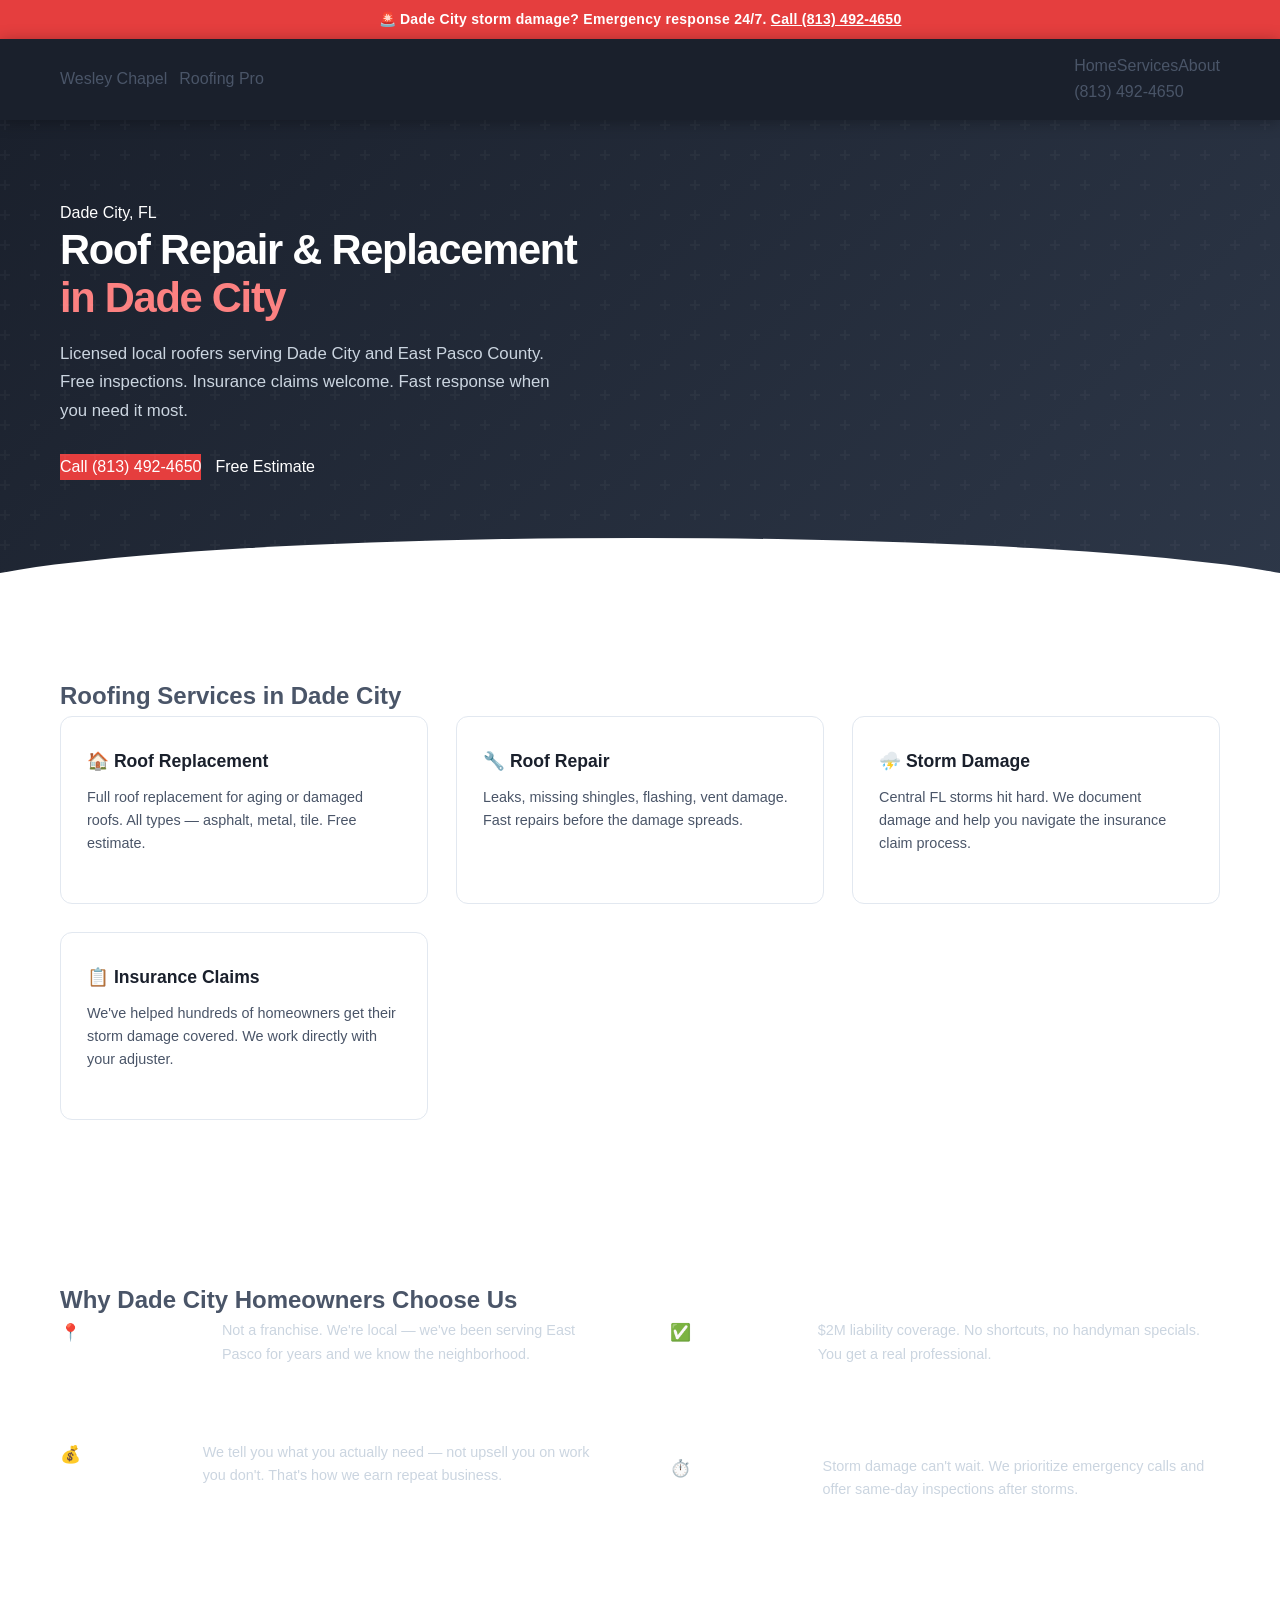
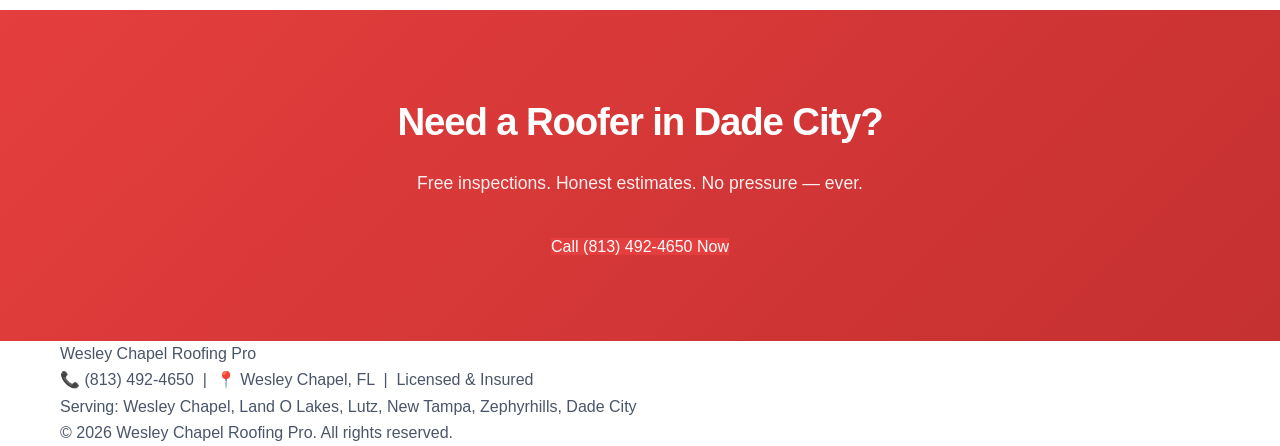
<file: roof-repair-dade-city-fl.html>
<!DOCTYPE html>
<html lang="en">
<head>
  <meta charset="UTF-8">
  <meta name="viewport" content="width=device-width, initial-scale=1.0">
  <title>Roof Repair Dade City FL | Local Roofing Contractor | (813) 492-4650</title>
  <meta name="description" content="Trusted roof repair and replacement contractor serving Dade City, FL. Storm damage specialists, free inspections, insurance claims help. Licensed & insured. Call (813) 492-4650.">
  <link rel="canonical" href="https://wesleychapelroofingpro.com/roof-repair-dade-city-fl.html">
  <link rel="stylesheet" href="css/style.css">
</head>
<body>
  <div class="emergency-banner">🚨 Dade City storm damage? Emergency response 24/7. <a href="tel:8134924650">Call (813) 492-4650</a></div>
  <header class="site-header">
    <div class="header-inner">
      <a href="/" class="logo">Wesley Chapel <span>Roofing Pro</span></a>
      <nav class="main-nav">
        <a href="/">Home</a><a href="/services.html">Services</a><a href="/about.html">About</a>
        <a href="tel:8134924650" class="header-cta">(813) 492-4650</a>
      </nav>
    </div>
  </header>
  <section class="hero geo-hero">
    <div class="container">
      <div class="geo-badge">Dade City, FL</div>
      <h1>Roof Repair & Replacement<br /><span>in Dade City</span></h1>
      <p class="hero-sub">Licensed local roofers serving Dade City and East Pasco County. Free inspections. Insurance claims welcome. Fast response when you need it most.</p>
      <div class="hero-actions">
        <a href="tel:8134924650" class="btn-primary">Call (813) 492-4650</a>
        <a href="#quote" class="btn-ghost">Free Estimate</a>
      </div>
    </div>
  </section>
  <section class="services-preview">
    <div class="container">
      <h2>Roofing Services in Dade City</h2>
      <div class="services-grid">
        <div class="service-card"><h3>🏠 Roof Replacement</h3><p>Full roof replacement for aging or damaged roofs. All types — asphalt, metal, tile. Free estimate.</p></div>
        <div class="service-card"><h3>🔧 Roof Repair</h3><p>Leaks, missing shingles, flashing, vent damage. Fast repairs before the damage spreads.</p></div>
        <div class="service-card"><h3>⛈️ Storm Damage</h3><p>Central FL storms hit hard. We document damage and help you navigate the insurance claim process.</p></div>
        <div class="service-card"><h3>📋 Insurance Claims</h3><p>We've helped hundreds of homeowners get their storm damage covered. We work directly with your adjuster.</p></div>
      </div>
    </div>
  </section>
  <section class="why-local" id="quote">
    <div class="container">
      <h2>Why Dade City Homeowners Choose Us</h2>
      <div class="why-grid">
        <div class="why-item"><h3>📍 Right Here in Pasco County</h3><p>Not a franchise. We're local — we've been serving East Pasco for years and we know the neighborhood.</p></div>
        <div class="why-item"><h3>✅ Licensed & Insured</h3><p>$2M liability coverage. No shortcuts, no handyman specials. You get a real professional.</p></div>
        <div class="why-item"><h3>💰 Free, Honest Estimates</h3><p>We tell you what you actually need — not upsell you on work you don't. That's how we earn repeat business.</p></div>
        <div class="why-item"><h3>⏱️ Fast When You Need Us</h3><p>Storm damage can't wait. We prioritize emergency calls and offer same-day inspections after storms.</p></div>
      </div>
    </div>
  </section>
  <section class="cta-section">
    <div class="container">
      <h2>Need a Roofer in Dade City?</h2>
      <p>Free inspections. Honest estimates. No pressure — ever.</p>
      <a href="tel:8134924650" class="btn-primary">Call (813) 492-4650 Now</a>
    </div>
  </section>
  <footer>
    <div class="container">
      <div class="footer-brand">Wesley Chapel <span>Roofing Pro</span></div>
      <div class="footer-info"><p>📞 (813) 492-4650 &nbsp;|&nbsp; 📍 Wesley Chapel, FL &nbsp;|&nbsp; Licensed & Insured</p><p>Serving: Wesley Chapel, Land O Lakes, Lutz, New Tampa, Zephyrhills, Dade City</p></div>
      <p class="copyright">© 2026 Wesley Chapel Roofing Pro. All rights reserved.</p>
    </div>
  </footer>
</body>
</html>
</file>
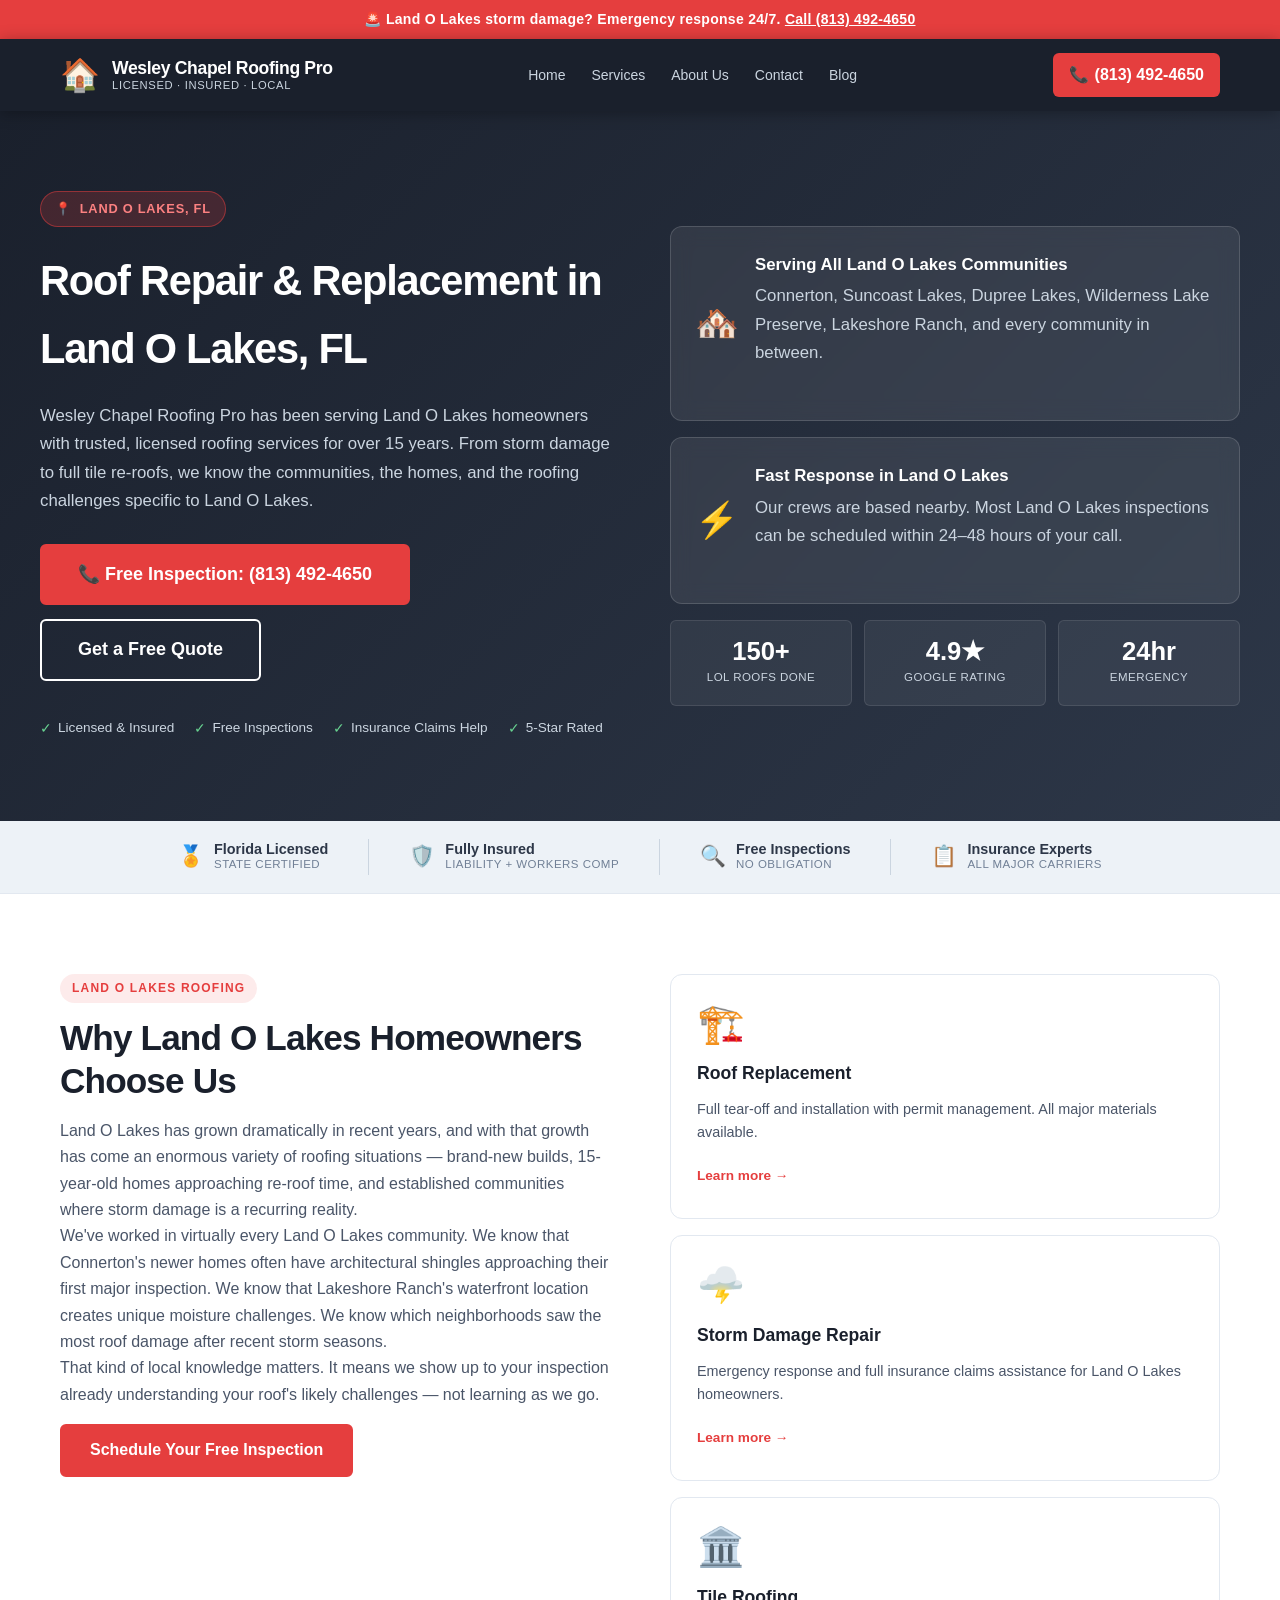
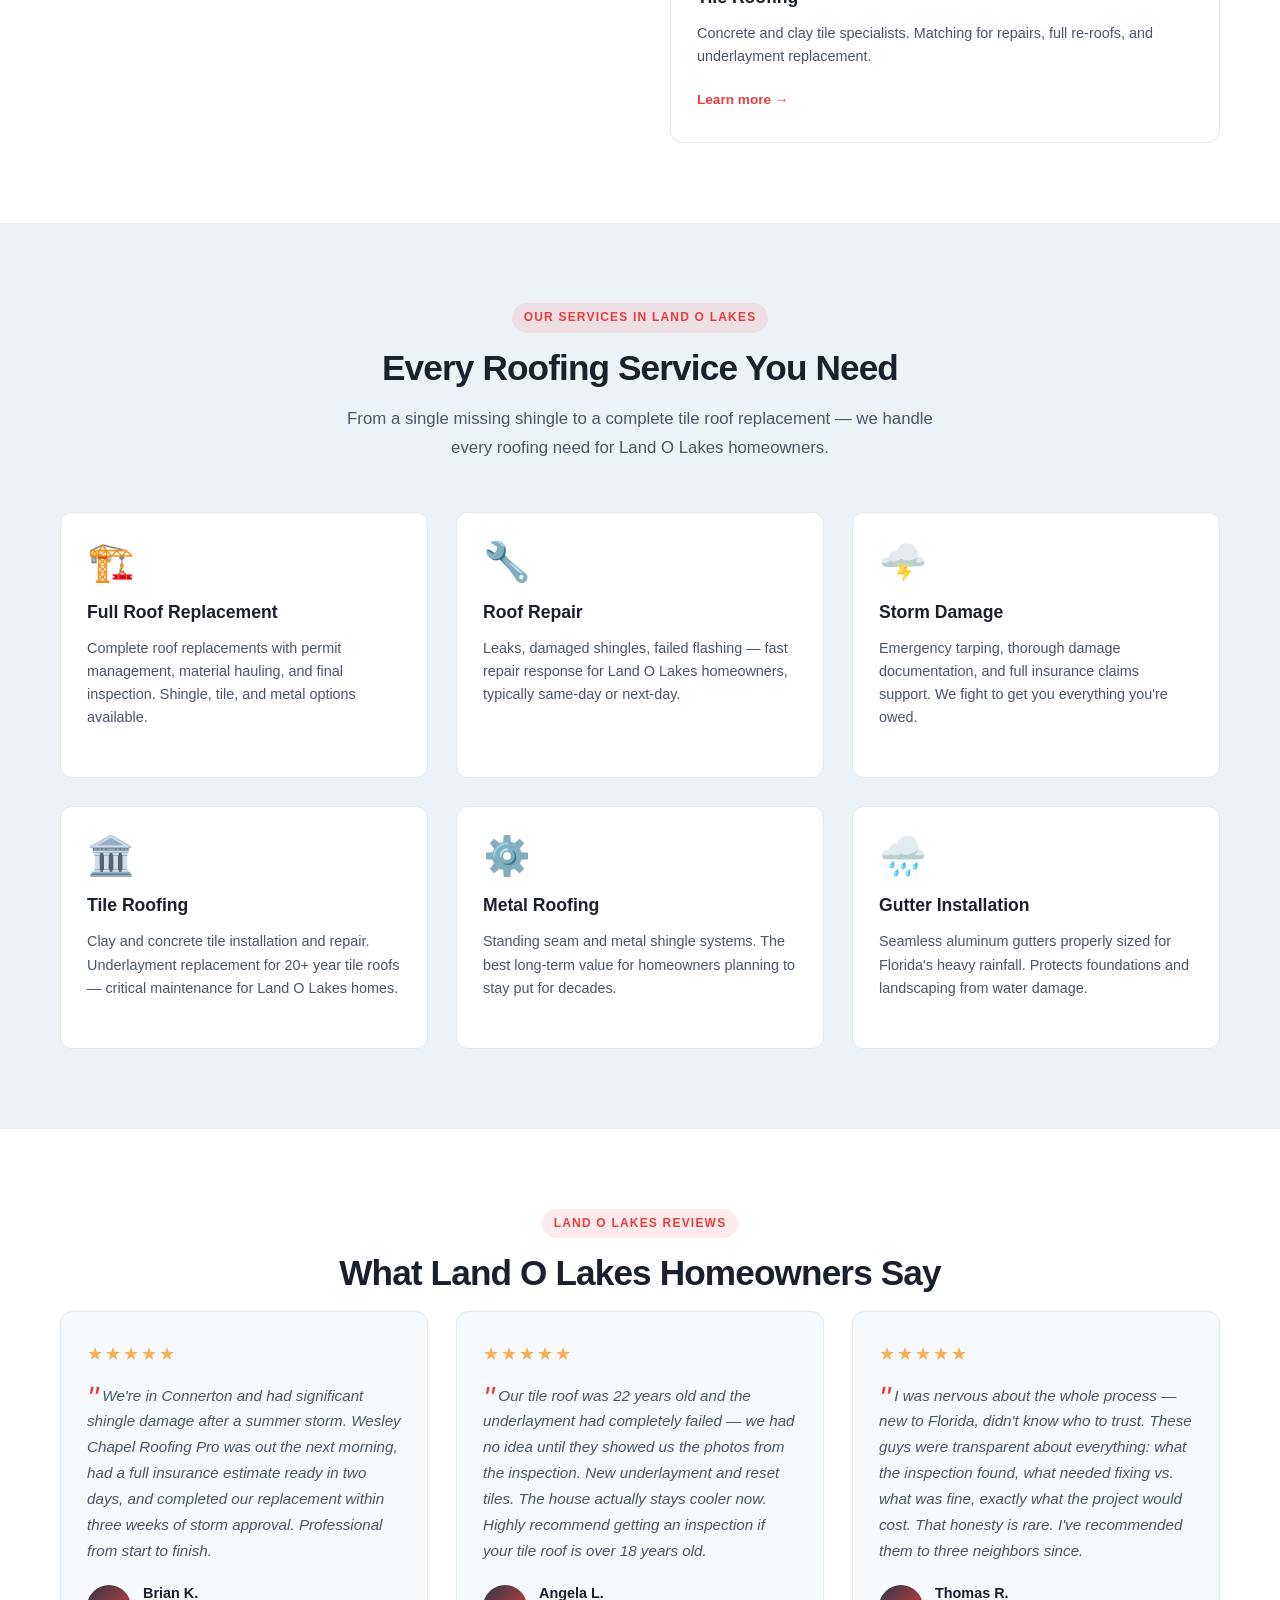
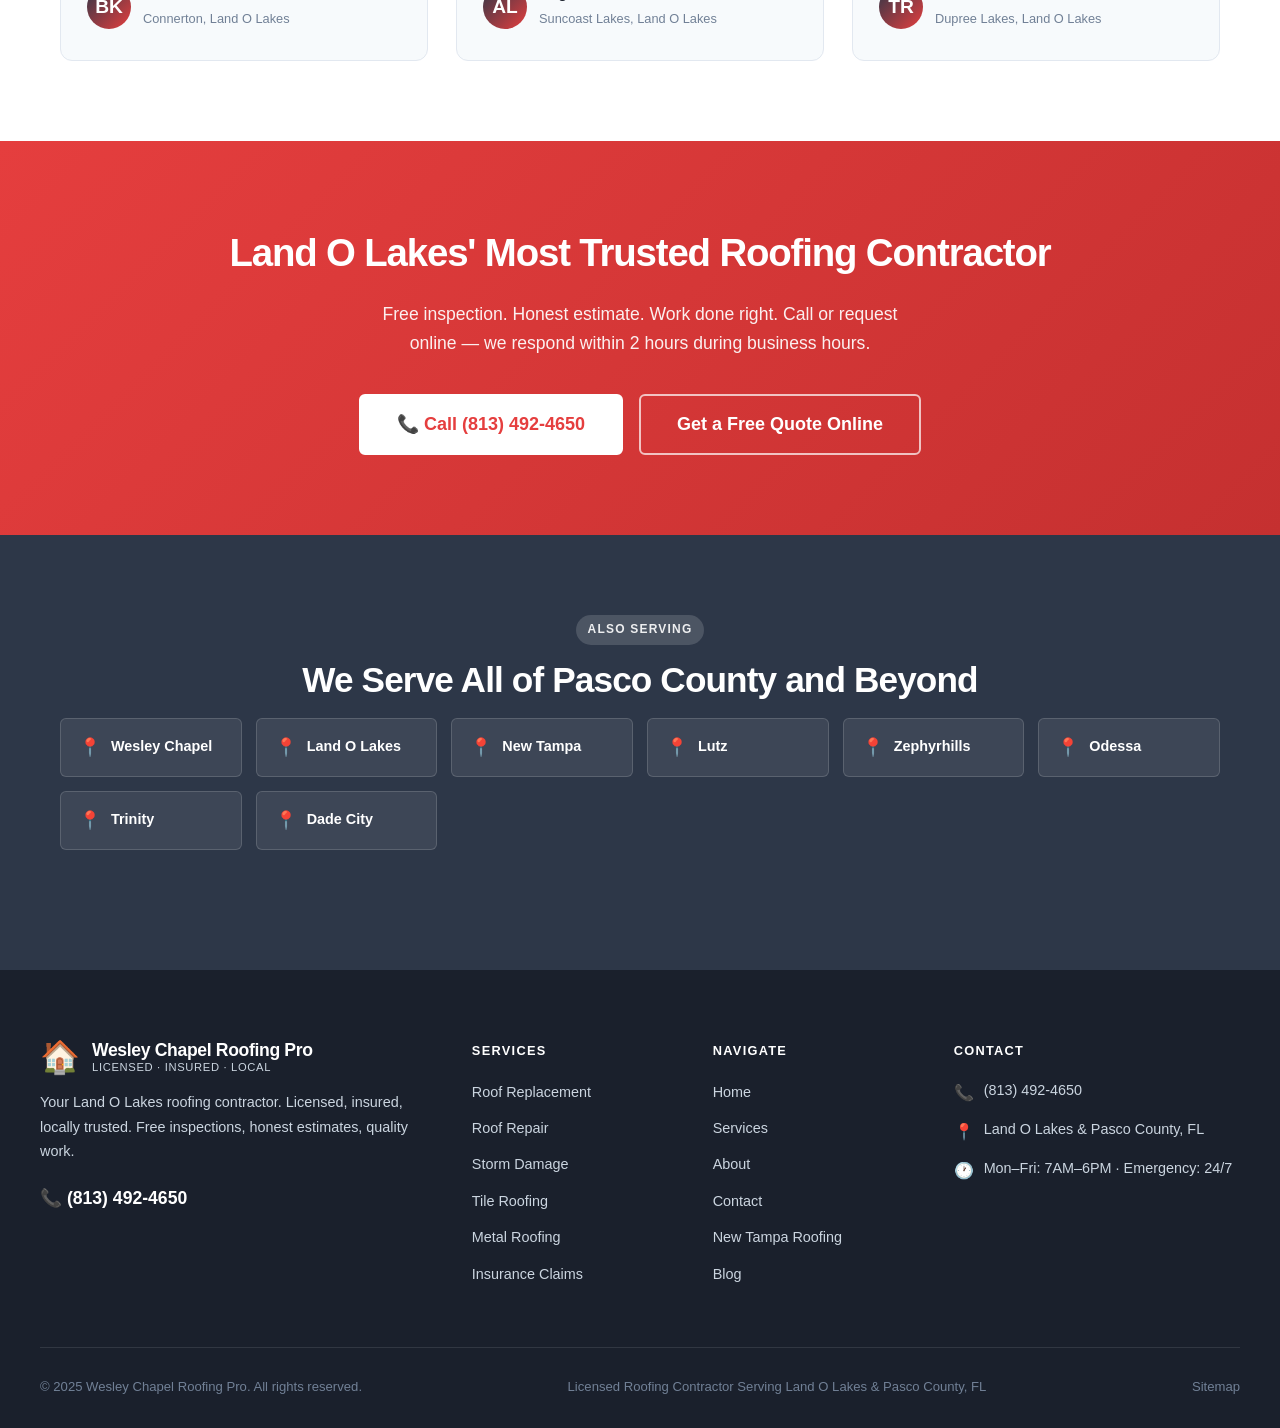
<file: roof-repair-land-o-lakes-fl.html>
<!DOCTYPE html>
<html lang="en">
<head>
  <meta charset="UTF-8">
  <meta name="viewport" content="width=device-width, initial-scale=1.0">
  <title>Roof Repair Land O Lakes FL | Local Roofing Contractor | (813) 492-4650</title>
  <meta name="description" content="Trusted roof repair and replacement contractor serving Land O Lakes, FL. Storm damage specialists, free inspections, insurance claims help. Licensed &amp; insured. Call (813) 492-4650.">
  <meta name="keywords" content="roof repair Land O Lakes FL, roofing contractor Land O Lakes, storm damage roof Land O Lakes Florida, roof replacement Land O Lakes">
  <link rel="canonical" href="https://wesleychapelroofingpro.com/roof-repair-land-o-lakes-fl.html">
  <link rel="stylesheet" href="css/style.css">
  <script type="application/ld+json">
  {
    "@context": "https://schema.org",
    "@type": ["LocalBusiness", "RoofingContractor"],
    "name": "Wesley Chapel Roofing Pro — Land O Lakes",
    "telephone": "(813) 492-4650",
    "url": "https://wesleychapelroofingpro.com/roof-repair-land-o-lakes-fl.html",
    "areaServed": {"@type": "City", "name": "Land O Lakes", "containedIn": {"@type": "State", "name": "Florida"}},
    "description": "Licensed roofing contractor serving Land O Lakes, FL. Roof repair, replacement, storm damage, and insurance claims assistance."
  }
  </script>
</head>
<body>

  <div class="emergency-banner">
    🚨 Land O Lakes storm damage? Emergency response 24/7. <a href="tel:8134924650">Call (813) 492-4650</a>
  </div>

  <header class="site-header">
    <div class="header-inner">
      <a href="index.html" class="logo"><span class="logo-icon" aria-hidden="true">🏠</span><span class="logo-text"><span class="logo-name">Wesley Chapel Roofing Pro</span><span class="logo-tagline">Licensed · Insured · Local</span></span></a>
      <nav class="header-nav" aria-label="Main navigation">
        <a href="index.html">Home</a>
        <a href="services.html">Services</a>
        <a href="about.html">About Us</a>
        <a href="contact.html">Contact</a>
        <a href="blog/roof-replacement-cost-florida.html">Blog</a>
      </nav>
      <div class="header-cta">
        <a href="tel:8134924650" class="phone-link"><span aria-hidden="true">📞</span><span class="phone-text">(813) 492-4650</span></a>
        <button class="menu-toggle" aria-label="Toggle navigation" onclick="document.querySelector('.header-nav').classList.toggle('open')">☰</button>
      </div>
    </div>
  </header>

  <!-- Geo Hero -->
  <section class="geo-hero">
    <div class="geo-hero-inner">
      <div>
        <div class="hero-badge"><span aria-hidden="true">📍</span> Land O Lakes, FL</div>
        <h1>Roof Repair &amp; Replacement in Land O Lakes, FL</h1>
        <p>Wesley Chapel Roofing Pro has been serving Land O Lakes homeowners with trusted, licensed roofing services for over 15 years. From storm damage to full tile re-roofs, we know the communities, the homes, and the roofing challenges specific to Land O Lakes.</p>
        <div class="hero-actions">
          <a href="tel:8134924650" class="btn btn-primary btn-lg">📞 Free Inspection: (813) 492-4650</a>
          <a href="contact.html" class="btn btn-secondary btn-lg">Get a Free Quote</a>
        </div>
        <div class="hero-trust" style="margin-top:24px;">
          <span class="trust-item"><span class="check">✓</span> Licensed &amp; Insured</span>
          <span class="trust-item"><span class="check">✓</span> Free Inspections</span>
          <span class="trust-item"><span class="check">✓</span> Insurance Claims Help</span>
          <span class="trust-item"><span class="check">✓</span> 5-Star Rated</span>
        </div>
      </div>
      <div style="display:flex;flex-direction:column;gap:16px;">
        <div class="hero-card">
          <span class="hero-card-icon" aria-hidden="true">🏘️</span>
          <div>
            <h3>Serving All Land O Lakes Communities</h3>
            <p>Connerton, Suncoast Lakes, Dupree Lakes, Wilderness Lake Preserve, Lakeshore Ranch, and every community in between.</p>
          </div>
        </div>
        <div class="hero-card">
          <span class="hero-card-icon" aria-hidden="true">⚡</span>
          <div>
            <h3>Fast Response in Land O Lakes</h3>
            <p>Our crews are based nearby. Most Land O Lakes inspections can be scheduled within 24–48 hours of your call.</p>
          </div>
        </div>
        <div class="hero-stat-row">
          <div class="hero-stat"><div class="number">150+</div><div class="label">LOL Roofs Done</div></div>
          <div class="hero-stat"><div class="number">4.9★</div><div class="label">Google Rating</div></div>
          <div class="hero-stat"><div class="number">24hr</div><div class="label">Emergency</div></div>
        </div>
      </div>
    </div>
  </section>

  <!-- Trust Bar -->
  <div class="trust-bar">
    <div class="trust-bar-inner">
      <div class="trust-badge"><span class="icon" aria-hidden="true">🏅</span><span class="badge-label"><strong>Florida Licensed</strong><span class="badge-sub">State Certified</span></span></div>
      <div class="trust-divider" aria-hidden="true"></div>
      <div class="trust-badge"><span class="icon" aria-hidden="true">🛡️</span><span class="badge-label"><strong>Fully Insured</strong><span class="badge-sub">Liability + Workers Comp</span></span></div>
      <div class="trust-divider" aria-hidden="true"></div>
      <div class="trust-badge"><span class="icon" aria-hidden="true">🔍</span><span class="badge-label"><strong>Free Inspections</strong><span class="badge-sub">No Obligation</span></span></div>
      <div class="trust-divider" aria-hidden="true"></div>
      <div class="trust-badge"><span class="icon" aria-hidden="true">📋</span><span class="badge-label"><strong>Insurance Experts</strong><span class="badge-sub">All Major Carriers</span></span></div>
    </div>
  </div>

  <!-- Why We're the Right Choice for Land O Lakes -->
  <section>
    <div class="container">
      <div class="two-col-content">
        <div>
          <span class="section-tag">Land O Lakes Roofing</span>
          <h2 class="section-heading">Why Land O Lakes Homeowners Choose Us</h2>
          <p>Land O Lakes has grown dramatically in recent years, and with that growth has come an enormous variety of roofing situations — brand-new builds, 15-year-old homes approaching re-roof time, and established communities where storm damage is a recurring reality.</p>
          <p>We've worked in virtually every Land O Lakes community. We know that Connerton's newer homes often have architectural shingles approaching their first major inspection. We know that Lakeshore Ranch's waterfront location creates unique moisture challenges. We know which neighborhoods saw the most roof damage after recent storm seasons.</p>
          <p>That kind of local knowledge matters. It means we show up to your inspection already understanding your roof's likely challenges — not learning as we go.</p>
          <a href="contact.html" class="btn btn-primary" style="margin-top:16px;">Schedule Your Free Inspection</a>
        </div>
        <div style="display:flex;flex-direction:column;gap:16px;">
          <div class="service-card">
            <div class="service-icon" aria-hidden="true">🏗️</div>
            <h3>Roof Replacement</h3>
            <p>Full tear-off and installation with permit management. All major materials available.</p>
            <a href="services.html#roof-replacement" class="service-link">Learn more →</a>
          </div>
          <div class="service-card">
            <div class="service-icon" aria-hidden="true">🌩️</div>
            <h3>Storm Damage Repair</h3>
            <p>Emergency response and full insurance claims assistance for Land O Lakes homeowners.</p>
            <a href="services.html#storm-damage" class="service-link">Learn more →</a>
          </div>
          <div class="service-card">
            <div class="service-icon" aria-hidden="true">🏛️</div>
            <h3>Tile Roofing</h3>
            <p>Concrete and clay tile specialists. Matching for repairs, full re-roofs, and underlayment replacement.</p>
            <a href="services.html#tile" class="service-link">Learn more →</a>
          </div>
        </div>
      </div>
    </div>
  </section>

  <!-- Services for Land O Lakes -->
  <section style="background:var(--gray-100);">
    <div class="container">
      <div class="text-center">
        <span class="section-tag">Our Services in Land O Lakes</span>
        <h2 class="section-heading">Every Roofing Service You Need</h2>
        <p class="section-sub">From a single missing shingle to a complete tile roof replacement — we handle every roofing need for Land O Lakes homeowners.</p>
      </div>
      <div class="services-grid">
        <div class="service-card">
          <div class="service-icon" aria-hidden="true">🏗️</div>
          <h3>Full Roof Replacement</h3>
          <p>Complete roof replacements with permit management, material hauling, and final inspection. Shingle, tile, and metal options available.</p>
        </div>
        <div class="service-card">
          <div class="service-icon" aria-hidden="true">🔧</div>
          <h3>Roof Repair</h3>
          <p>Leaks, damaged shingles, failed flashing — fast repair response for Land O Lakes homeowners, typically same-day or next-day.</p>
        </div>
        <div class="service-card">
          <div class="service-icon" aria-hidden="true">🌩️</div>
          <h3>Storm Damage</h3>
          <p>Emergency tarping, thorough damage documentation, and full insurance claims support. We fight to get you everything you're owed.</p>
        </div>
        <div class="service-card">
          <div class="service-icon" aria-hidden="true">🏛️</div>
          <h3>Tile Roofing</h3>
          <p>Clay and concrete tile installation and repair. Underlayment replacement for 20+ year tile roofs — critical maintenance for Land O Lakes homes.</p>
        </div>
        <div class="service-card">
          <div class="service-icon" aria-hidden="true">⚙️</div>
          <h3>Metal Roofing</h3>
          <p>Standing seam and metal shingle systems. The best long-term value for homeowners planning to stay put for decades.</p>
        </div>
        <div class="service-card">
          <div class="service-icon" aria-hidden="true">🌧️</div>
          <h3>Gutter Installation</h3>
          <p>Seamless aluminum gutters properly sized for Florida's heavy rainfall. Protects foundations and landscaping from water damage.</p>
        </div>
      </div>
    </div>
  </section>

  <!-- Testimonials -->
  <section>
    <div class="container">
      <div class="text-center">
        <span class="section-tag">Land O Lakes Reviews</span>
        <h2 class="section-heading">What Land O Lakes Homeowners Say</h2>
      </div>
      <div class="testimonials-grid">
        <article class="testimonial-card">
          <div class="stars" aria-label="5 stars">★★★★★</div>
          <p class="testimonial-text">We're in Connerton and had significant shingle damage after a summer storm. Wesley Chapel Roofing Pro was out the next morning, had a full insurance estimate ready in two days, and completed our replacement within three weeks of storm approval. Professional from start to finish.</p>
          <div class="reviewer"><div class="reviewer-avatar" aria-hidden="true">BK</div><div class="reviewer-info"><strong>Brian K.</strong><span>Connerton, Land O Lakes</span></div></div>
        </article>
        <article class="testimonial-card">
          <div class="stars" aria-label="5 stars">★★★★★</div>
          <p class="testimonial-text">Our tile roof was 22 years old and the underlayment had completely failed — we had no idea until they showed us the photos from the inspection. New underlayment and reset tiles. The house actually stays cooler now. Highly recommend getting an inspection if your tile roof is over 18 years old.</p>
          <div class="reviewer"><div class="reviewer-avatar" aria-hidden="true">AL</div><div class="reviewer-info"><strong>Angela L.</strong><span>Suncoast Lakes, Land O Lakes</span></div></div>
        </article>
        <article class="testimonial-card">
          <div class="stars" aria-label="5 stars">★★★★★</div>
          <p class="testimonial-text">I was nervous about the whole process — new to Florida, didn't know who to trust. These guys were transparent about everything: what the inspection found, what needed fixing vs. what was fine, exactly what the project would cost. That honesty is rare. I've recommended them to three neighbors since.</p>
          <div class="reviewer"><div class="reviewer-avatar" aria-hidden="true">TR</div><div class="reviewer-info"><strong>Thomas R.</strong><span>Dupree Lakes, Land O Lakes</span></div></div>
        </article>
      </div>
    </div>
  </section>

  <!-- CTA -->
  <section class="cta-section">
    <h2>Land O Lakes' Most Trusted Roofing Contractor</h2>
    <p>Free inspection. Honest estimate. Work done right. Call or request online — we respond within 2 hours during business hours.</p>
    <div class="cta-actions">
      <a href="tel:8134924650" class="btn btn-white btn-lg">📞 Call (813) 492-4650</a>
      <a href="contact.html" class="btn btn-white-outline btn-lg">Get a Free Quote Online</a>
    </div>
  </section>

  <!-- Also Serve -->
  <section class="service-area-section">
    <div class="container">
      <div class="text-center">
        <span class="section-tag">Also Serving</span>
        <h2 class="section-heading">We Serve All of Pasco County and Beyond</h2>
      </div>
      <div class="area-grid">
        <a href="index.html" class="area-item"><span class="pin" aria-hidden="true">📍</span> Wesley Chapel</a>
        <div class="area-item"><span class="pin" aria-hidden="true">📍</span> Land O Lakes</div>
        <a href="roof-repair-new-tampa-fl.html" class="area-item"><span class="pin" aria-hidden="true">📍</span> New Tampa</a>
        <div class="area-item"><span class="pin" aria-hidden="true">📍</span> Lutz</div>
        <div class="area-item"><span class="pin" aria-hidden="true">📍</span> Zephyrhills</div>
        <div class="area-item"><span class="pin" aria-hidden="true">📍</span> Odessa</div>
        <div class="area-item"><span class="pin" aria-hidden="true">📍</span> Trinity</div>
        <div class="area-item"><span class="pin" aria-hidden="true">📍</span> Dade City</div>
      </div>
    </div>
  </section>

  <!-- Footer -->
  <footer class="site-footer">
    <div class="footer-grid">
      <div class="footer-brand">
        <a href="index.html" class="logo"><span class="logo-icon" aria-hidden="true">🏠</span><span class="logo-text"><span class="logo-name" style="color:white;">Wesley Chapel Roofing Pro</span><span class="logo-tagline">Licensed · Insured · Local</span></span></a>
        <p>Your Land O Lakes roofing contractor. Licensed, insured, locally trusted. Free inspections, honest estimates, quality work.</p>
        <a href="tel:8134924650" class="footer-phone-link">📞 (813) 492-4650</a>
      </div>
      <div class="footer-col"><h4>Services</h4><ul>
        <li><a href="services.html#roof-replacement">Roof Replacement</a></li>
        <li><a href="services.html#roof-repair">Roof Repair</a></li>
        <li><a href="services.html#storm-damage">Storm Damage</a></li>
        <li><a href="services.html#tile">Tile Roofing</a></li>
        <li><a href="services.html#metal">Metal Roofing</a></li>
        <li><a href="services.html#insurance">Insurance Claims</a></li>
      </ul></div>
      <div class="footer-col"><h4>Navigate</h4><ul>
        <li><a href="index.html">Home</a></li>
        <li><a href="services.html">Services</a></li>
        <li><a href="about.html">About</a></li>
        <li><a href="contact.html">Contact</a></li>
        <li><a href="roof-repair-new-tampa-fl.html">New Tampa Roofing</a></li>
        <li><a href="blog/roof-replacement-cost-florida.html">Blog</a></li>
      </ul></div>
      <div class="footer-col"><h4>Contact</h4>
        <div class="footer-contact-item"><span class="icon" aria-hidden="true">📞</span><a href="tel:8134924650" style="color:#cbd5e0;">(813) 492-4650</a></div>
        <div class="footer-contact-item"><span class="icon" aria-hidden="true">📍</span><span>Land O Lakes &amp; Pasco County, FL</span></div>
        <div class="footer-contact-item"><span class="icon" aria-hidden="true">🕐</span><span>Mon–Fri: 7AM–6PM · Emergency: 24/7</span></div>
      </div>
    </div>
    <div class="footer-bottom">
      <p>© 2025 Wesley Chapel Roofing Pro. All rights reserved.</p>
      <p>Licensed Roofing Contractor Serving Land O Lakes &amp; Pasco County, FL</p>
      <p><a href="sitemap.xml">Sitemap</a></p>
    </div>
  </footer>

  <a href="tel:8134924650" class="sticky-phone-bar">📞 Land O Lakes Roofing: (813) 492-4650</a>
</body>
</html>
</file>
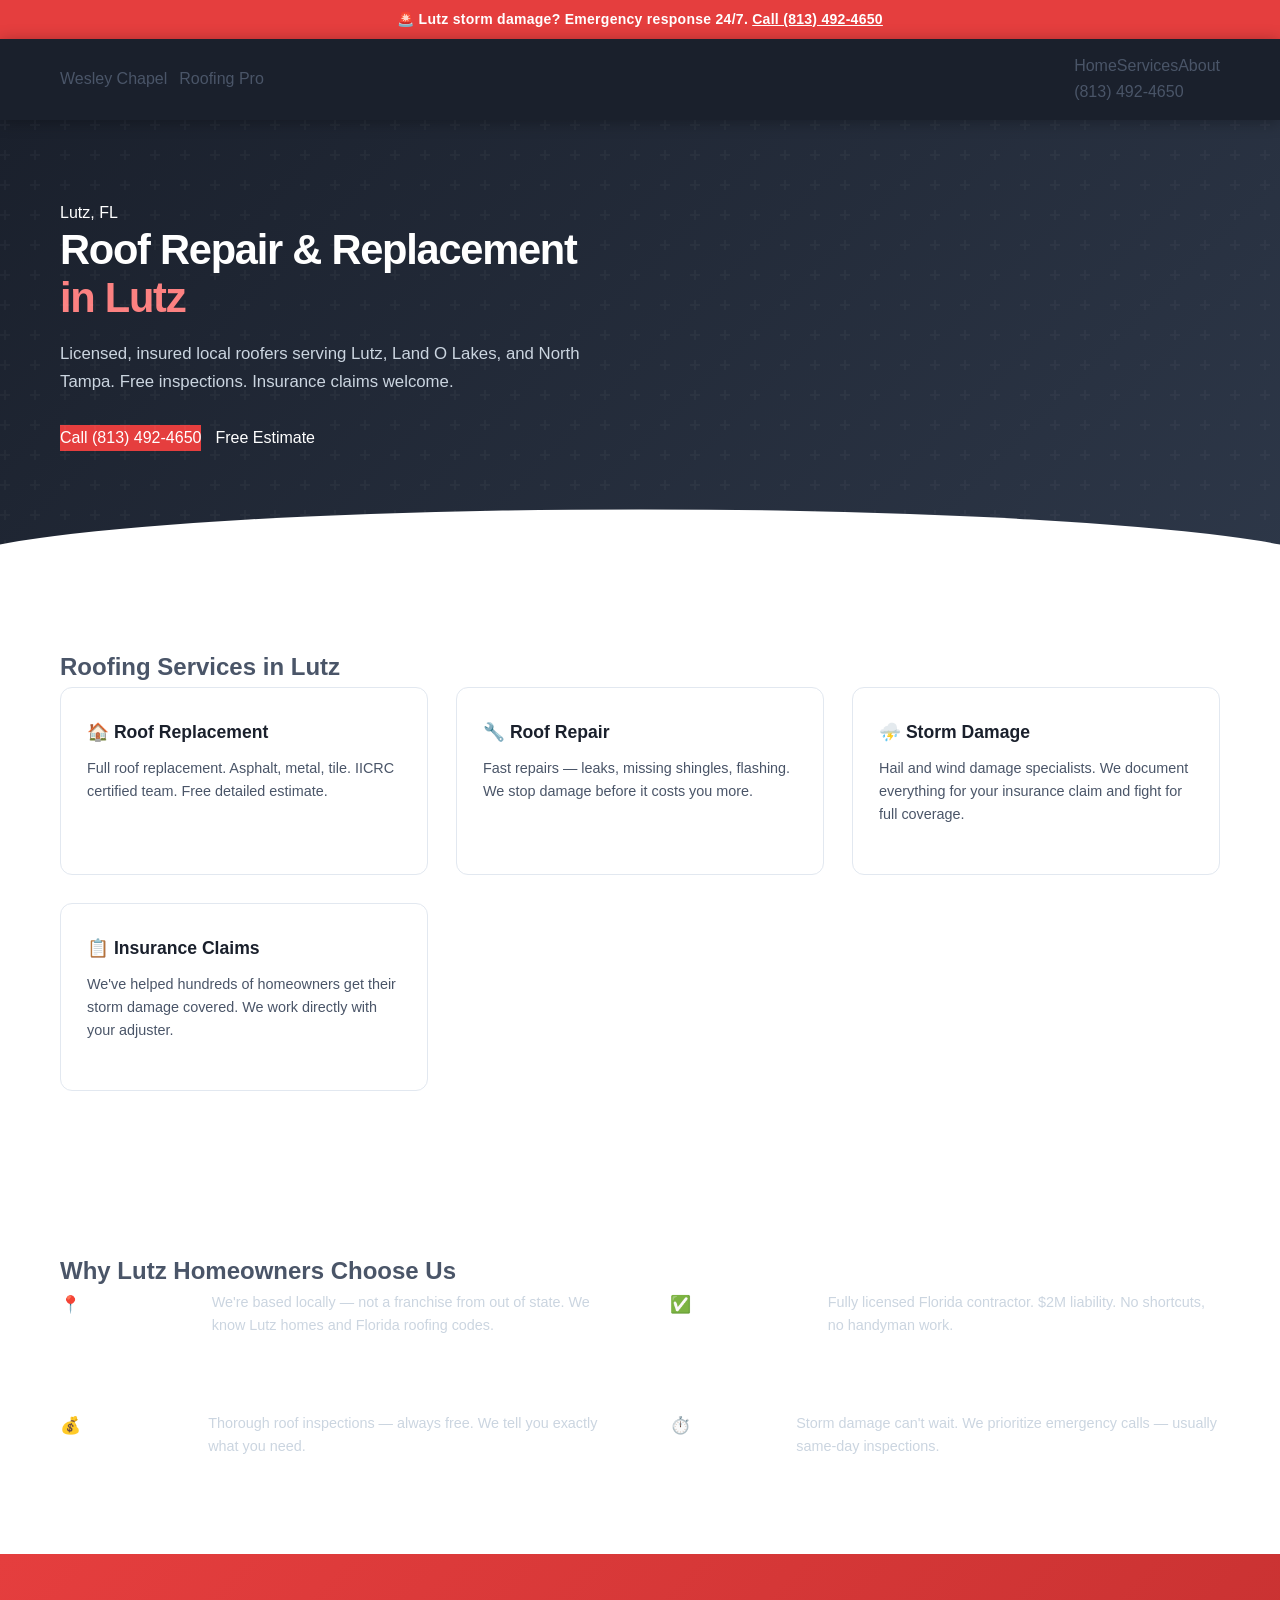
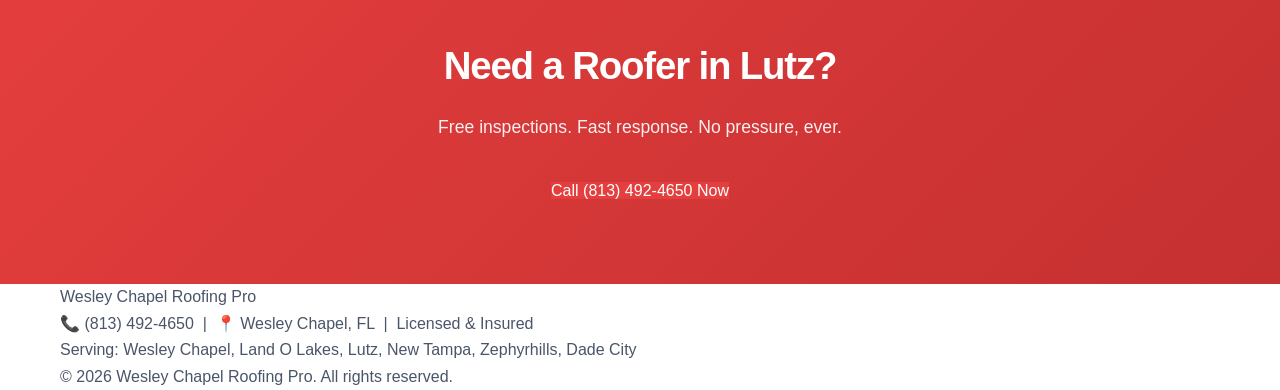
<file: roof-repair-lutz-fl.html>
<!DOCTYPE html>
<html lang="en">
<head>
  <meta charset="UTF-8">
  <meta name="viewport" content="width=device-width, initial-scale=1.0">
  <title>Roof Repair Lutz FL | Local Roofing Contractor | (813) 492-4650</title>
  <meta name="description" content="Trusted roof repair and replacement contractor serving Lutz, FL. Storm damage specialists, free inspections, insurance claims help. Licensed & insured. Call (813) 492-4650.">
  <link rel="canonical" href="https://wesleychapelroofingpro.com/roof-repair-lutz-fl.html">
  <link rel="stylesheet" href="css/style.css">
</head>
<body>
  <div class="emergency-banner">🚨 Lutz storm damage? Emergency response 24/7. <a href="tel:8134924650">Call (813) 492-4650</a></div>
  <header class="site-header">
    <div class="header-inner">
      <a href="/" class="logo">Wesley Chapel <span>Roofing Pro</span></a>
      <nav class="main-nav">
        <a href="/">Home</a><a href="/services.html">Services</a><a href="/about.html">About</a>
        <a href="tel:8134924650" class="header-cta">(813) 492-4650</a>
      </nav>
    </div>
  </header>
  <section class="hero geo-hero">
    <div class="container">
      <div class="geo-badge">Lutz, FL</div>
      <h1>Roof Repair & Replacement<br /><span>in Lutz</span></h1>
      <p class="hero-sub">Licensed, insured local roofers serving Lutz, Land O Lakes, and North Tampa. Free inspections. Insurance claims welcome.</p>
      <div class="hero-actions">
        <a href="tel:8134924650" class="btn-primary">Call (813) 492-4650</a>
        <a href="#quote" class="btn-ghost">Free Estimate</a>
      </div>
    </div>
  </section>
  <section class="services-preview">
    <div class="container">
      <h2>Roofing Services in Lutz</h2>
      <div class="services-grid">
        <div class="service-card"><h3>🏠 Roof Replacement</h3><p>Full roof replacement. Asphalt, metal, tile. IICRC certified team. Free detailed estimate.</p></div>
        <div class="service-card"><h3>🔧 Roof Repair</h3><p>Fast repairs — leaks, missing shingles, flashing. We stop damage before it costs you more.</p></div>
        <div class="service-card"><h3>⛈️ Storm Damage</h3><p>Hail and wind damage specialists. We document everything for your insurance claim and fight for full coverage.</p></div>
        <div class="service-card"><h3>📋 Insurance Claims</h3><p>We've helped hundreds of homeowners get their storm damage covered. We work directly with your adjuster.</p></div>
      </div>
    </div>
  </section>
  <section class="why-local" id="quote">
    <div class="container">
      <h2>Why Lutz Homeowners Choose Us</h2>
      <div class="why-grid">
        <div class="why-item"><h3>📍 Right Here in Tampa Bay</h3><p>We're based locally — not a franchise from out of state. We know Lutz homes and Florida roofing codes.</p></div>
        <div class="why-item"><h3>✅ Licensed & Insured</h3><p>Fully licensed Florida contractor. $2M liability. No shortcuts, no handyman work.</p></div>
        <div class="why-item"><h3>💰 Free Inspections</h3><p>Thorough roof inspections — always free. We tell you exactly what you need.</p></div>
        <div class="why-item"><h3>⏱️ Fast Response</h3><p>Storm damage can't wait. We prioritize emergency calls — usually same-day inspections.</p></div>
      </div>
    </div>
  </section>
  <section class="cta-section">
    <div class="container">
      <h2>Need a Roofer in Lutz?</h2>
      <p>Free inspections. Fast response. No pressure, ever.</p>
      <a href="tel:8134924650" class="btn-primary">Call (813) 492-4650 Now</a>
    </div>
  </section>
  <footer>
    <div class="container">
      <div class="footer-brand">Wesley Chapel <span>Roofing Pro</span></div>
      <div class="footer-info"><p>📞 (813) 492-4650 &nbsp;|&nbsp; 📍 Wesley Chapel, FL &nbsp;|&nbsp; Licensed & Insured</p><p>Serving: Wesley Chapel, Land O Lakes, Lutz, New Tampa, Zephyrhills, Dade City</p></div>
      <p class="copyright">© 2026 Wesley Chapel Roofing Pro. All rights reserved.</p>
    </div>
  </footer>
</body>
</html>
</file>
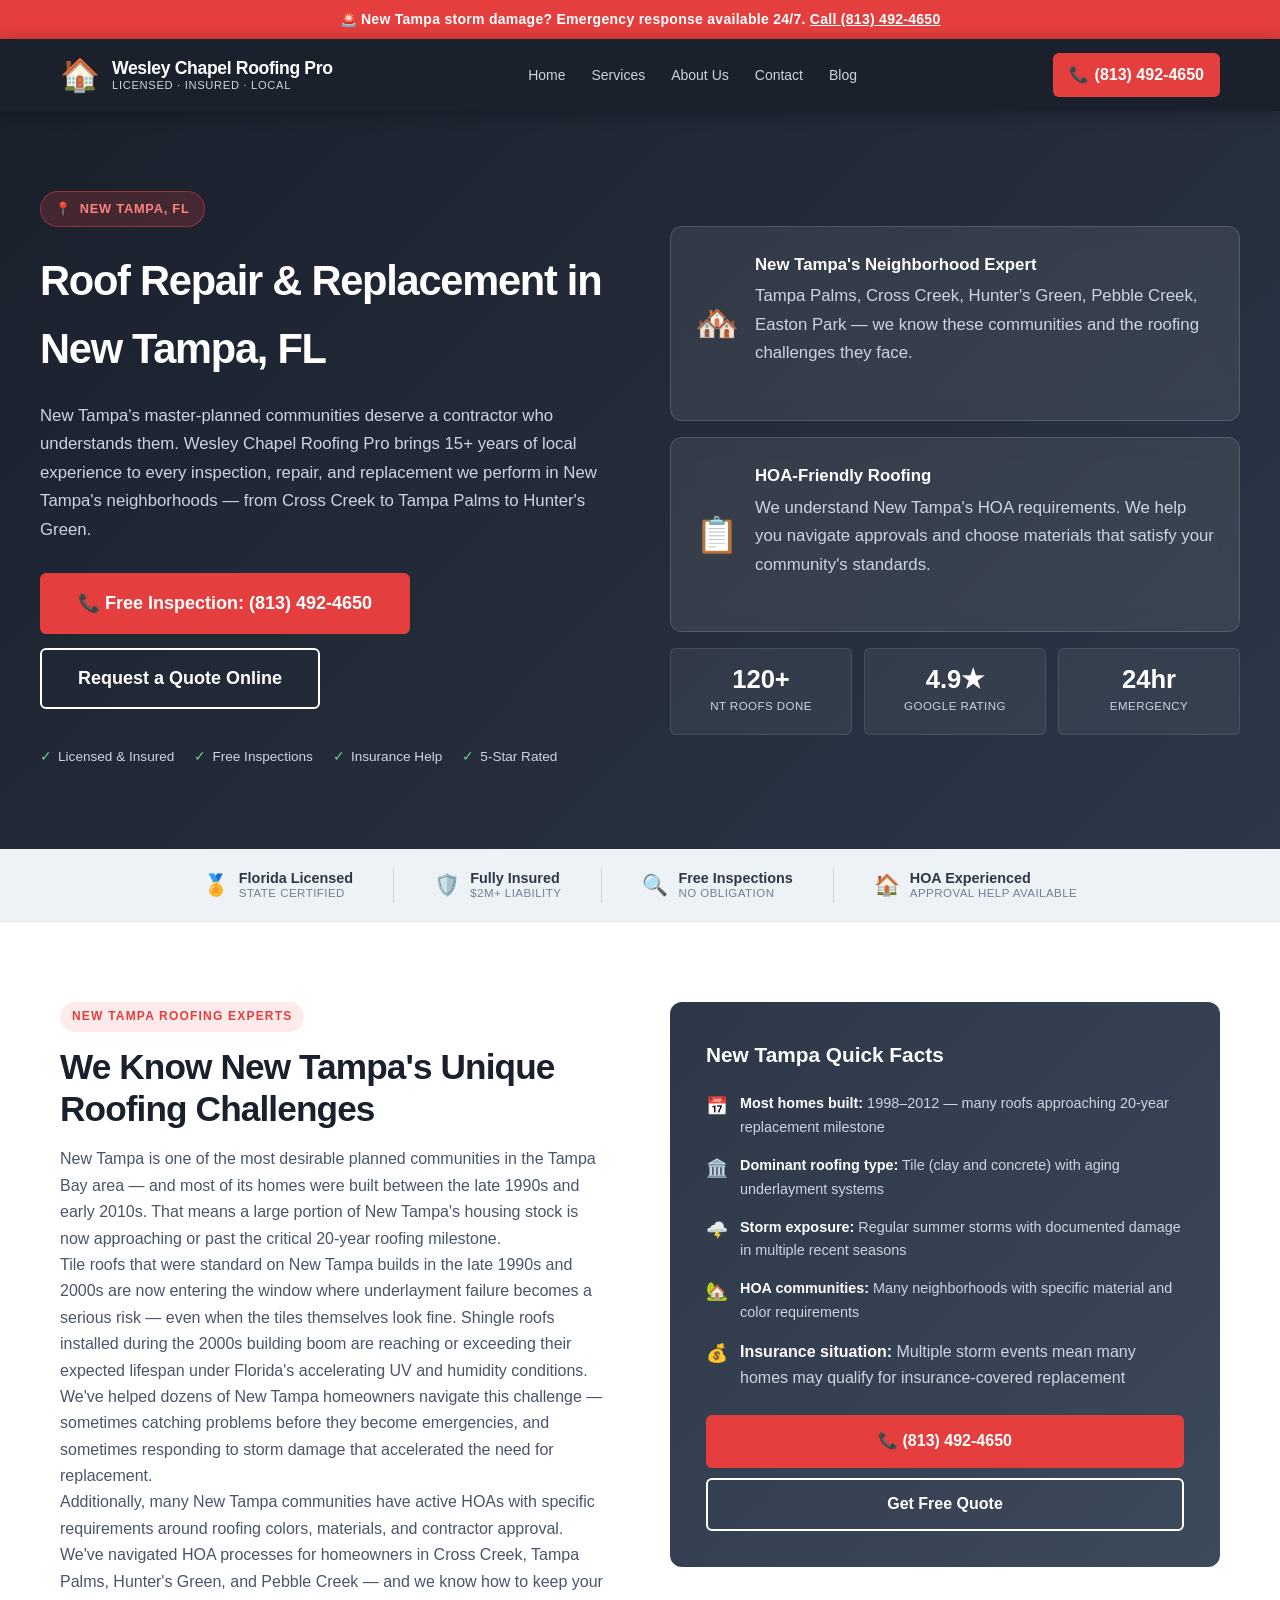
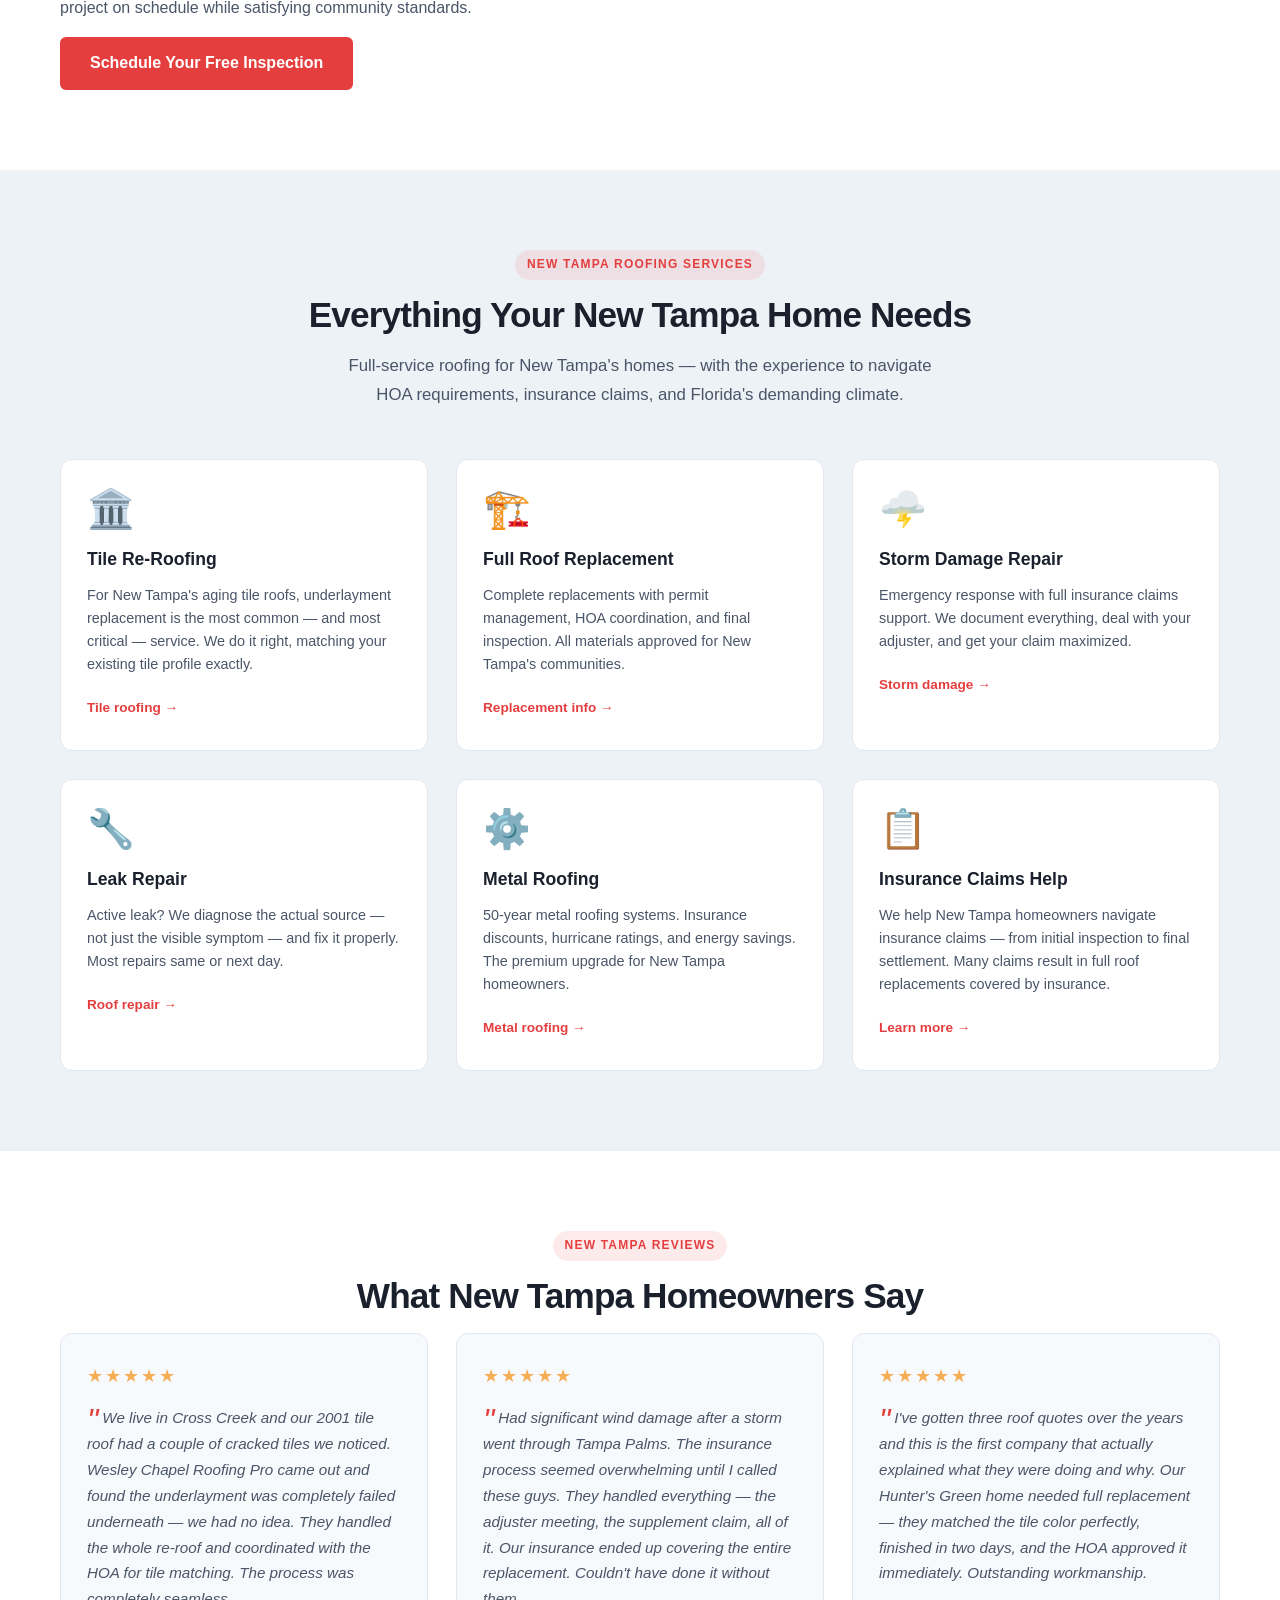
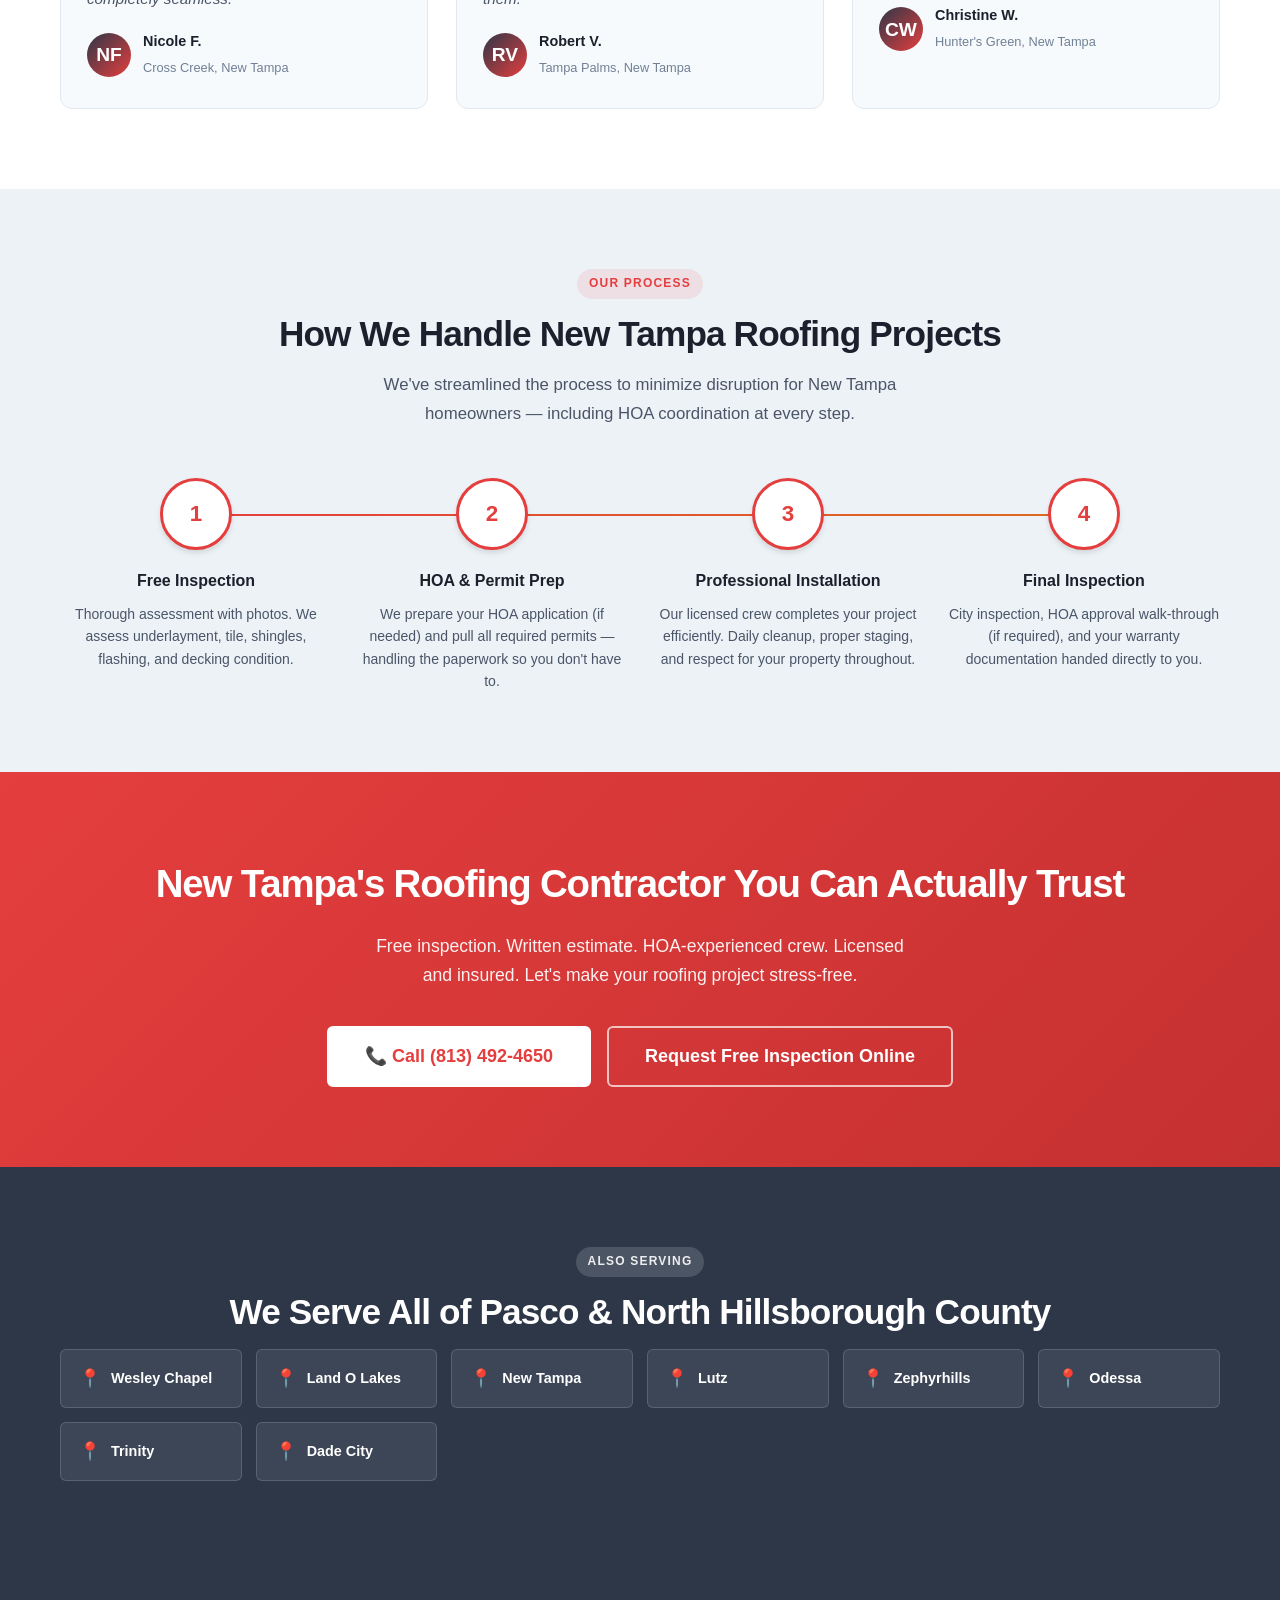
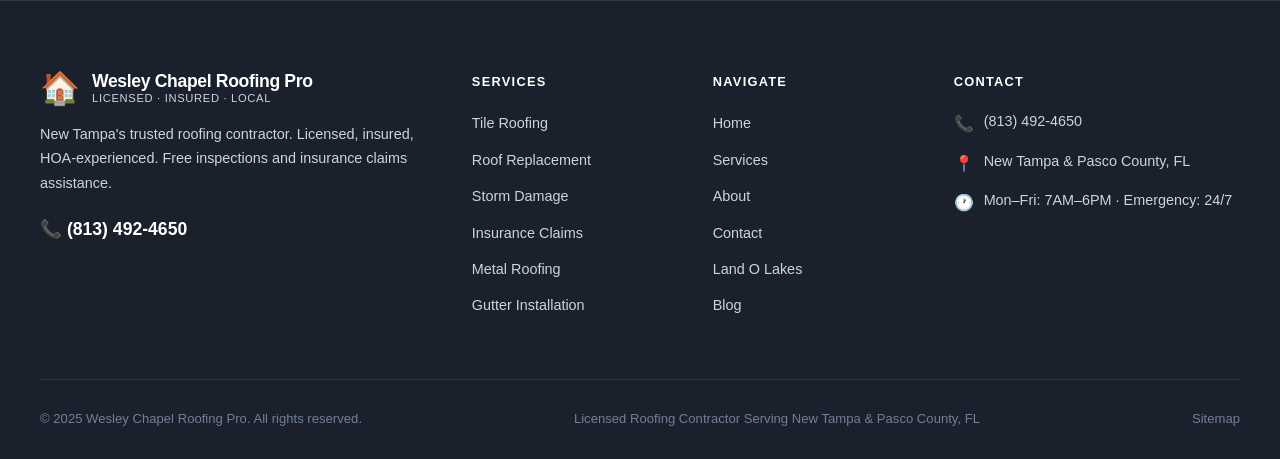
<file: roof-repair-new-tampa-fl.html>
<!DOCTYPE html>
<html lang="en">
<head>
  <meta charset="UTF-8">
  <meta name="viewport" content="width=device-width, initial-scale=1.0">
  <title>Roof Repair New Tampa FL | Roofing Contractor New Tampa | (813) 492-4650</title>
  <meta name="description" content="Expert roof repair and replacement in New Tampa, FL. Storm damage specialists, free inspections, insurance claims help. Licensed &amp; insured roofing contractor. Call (813) 492-4650.">
  <meta name="keywords" content="roof repair New Tampa FL, roofing contractor New Tampa, storm damage roof New Tampa, roof replacement New Tampa Florida, new Tampa roofing company">
  <link rel="canonical" href="https://wesleychapelroofingpro.com/roof-repair-new-tampa-fl.html">
  <link rel="stylesheet" href="css/style.css">
  <script type="application/ld+json">
  {
    "@context": "https://schema.org",
    "@type": ["LocalBusiness", "RoofingContractor"],
    "name": "Wesley Chapel Roofing Pro — New Tampa",
    "telephone": "(813) 492-4650",
    "url": "https://wesleychapelroofingpro.com/roof-repair-new-tampa-fl.html",
    "areaServed": {"@type": "City", "name": "New Tampa", "containedIn": {"@type": "State", "name": "Florida"}},
    "description": "Licensed roofing contractor serving New Tampa, FL. Roof repair, replacement, storm damage, and insurance claims assistance."
  }
  </script>
</head>
<body>

  <div class="emergency-banner">
    🚨 New Tampa storm damage? Emergency response available 24/7. <a href="tel:8134924650">Call (813) 492-4650</a>
  </div>

  <header class="site-header">
    <div class="header-inner">
      <a href="index.html" class="logo"><span class="logo-icon" aria-hidden="true">🏠</span><span class="logo-text"><span class="logo-name">Wesley Chapel Roofing Pro</span><span class="logo-tagline">Licensed · Insured · Local</span></span></a>
      <nav class="header-nav" aria-label="Main navigation">
        <a href="index.html">Home</a>
        <a href="services.html">Services</a>
        <a href="about.html">About Us</a>
        <a href="contact.html">Contact</a>
        <a href="blog/roof-replacement-cost-florida.html">Blog</a>
      </nav>
      <div class="header-cta">
        <a href="tel:8134924650" class="phone-link"><span aria-hidden="true">📞</span><span class="phone-text">(813) 492-4650</span></a>
        <button class="menu-toggle" aria-label="Toggle navigation" onclick="document.querySelector('.header-nav').classList.toggle('open')">☰</button>
      </div>
    </div>
  </header>

  <!-- Geo Hero -->
  <section class="geo-hero">
    <div class="geo-hero-inner">
      <div>
        <div class="hero-badge"><span aria-hidden="true">📍</span> New Tampa, FL</div>
        <h1>Roof Repair &amp; Replacement in New Tampa, FL</h1>
        <p>New Tampa's master-planned communities deserve a contractor who understands them. Wesley Chapel Roofing Pro brings 15+ years of local experience to every inspection, repair, and replacement we perform in New Tampa's neighborhoods — from Cross Creek to Tampa Palms to Hunter's Green.</p>
        <div class="hero-actions">
          <a href="tel:8134924650" class="btn btn-primary btn-lg">📞 Free Inspection: (813) 492-4650</a>
          <a href="contact.html" class="btn btn-secondary btn-lg">Request a Quote Online</a>
        </div>
        <div class="hero-trust" style="margin-top:24px;">
          <span class="trust-item"><span class="check">✓</span> Licensed &amp; Insured</span>
          <span class="trust-item"><span class="check">✓</span> Free Inspections</span>
          <span class="trust-item"><span class="check">✓</span> Insurance Help</span>
          <span class="trust-item"><span class="check">✓</span> 5-Star Rated</span>
        </div>
      </div>
      <div style="display:flex;flex-direction:column;gap:16px;">
        <div class="hero-card">
          <span class="hero-card-icon" aria-hidden="true">🏘️</span>
          <div>
            <h3>New Tampa's Neighborhood Expert</h3>
            <p>Tampa Palms, Cross Creek, Hunter's Green, Pebble Creek, Easton Park — we know these communities and the roofing challenges they face.</p>
          </div>
        </div>
        <div class="hero-card">
          <span class="hero-card-icon" aria-hidden="true">📋</span>
          <div>
            <h3>HOA-Friendly Roofing</h3>
            <p>We understand New Tampa's HOA requirements. We help you navigate approvals and choose materials that satisfy your community's standards.</p>
          </div>
        </div>
        <div class="hero-stat-row">
          <div class="hero-stat"><div class="number">120+</div><div class="label">NT Roofs Done</div></div>
          <div class="hero-stat"><div class="number">4.9★</div><div class="label">Google Rating</div></div>
          <div class="hero-stat"><div class="number">24hr</div><div class="label">Emergency</div></div>
        </div>
      </div>
    </div>
  </section>

  <!-- Trust Bar -->
  <div class="trust-bar">
    <div class="trust-bar-inner">
      <div class="trust-badge"><span class="icon" aria-hidden="true">🏅</span><span class="badge-label"><strong>Florida Licensed</strong><span class="badge-sub">State Certified</span></span></div>
      <div class="trust-divider" aria-hidden="true"></div>
      <div class="trust-badge"><span class="icon" aria-hidden="true">🛡️</span><span class="badge-label"><strong>Fully Insured</strong><span class="badge-sub">$2M+ Liability</span></span></div>
      <div class="trust-divider" aria-hidden="true"></div>
      <div class="trust-badge"><span class="icon" aria-hidden="true">🔍</span><span class="badge-label"><strong>Free Inspections</strong><span class="badge-sub">No Obligation</span></span></div>
      <div class="trust-divider" aria-hidden="true"></div>
      <div class="trust-badge"><span class="icon" aria-hidden="true">🏠</span><span class="badge-label"><strong>HOA Experienced</strong><span class="badge-sub">Approval Help Available</span></span></div>
    </div>
  </div>

  <!-- Content Section -->
  <section>
    <div class="container">
      <div class="two-col-content">
        <div>
          <span class="section-tag">New Tampa Roofing Experts</span>
          <h2 class="section-heading">We Know New Tampa's Unique Roofing Challenges</h2>
          <p>New Tampa is one of the most desirable planned communities in the Tampa Bay area — and most of its homes were built between the late 1990s and early 2010s. That means a large portion of New Tampa's housing stock is now approaching or past the critical 20-year roofing milestone.</p>
          <p>Tile roofs that were standard on New Tampa builds in the late 1990s and 2000s are now entering the window where underlayment failure becomes a serious risk — even when the tiles themselves look fine. Shingle roofs installed during the 2000s building boom are reaching or exceeding their expected lifespan under Florida's accelerating UV and humidity conditions.</p>
          <p>We've helped dozens of New Tampa homeowners navigate this challenge — sometimes catching problems before they become emergencies, and sometimes responding to storm damage that accelerated the need for replacement.</p>
          <p>Additionally, many New Tampa communities have active HOAs with specific requirements around roofing colors, materials, and contractor approval. We've navigated HOA processes for homeowners in Cross Creek, Tampa Palms, Hunter's Green, and Pebble Creek — and we know how to keep your project on schedule while satisfying community standards.</p>
          <a href="contact.html" class="btn btn-primary" style="margin-top:16px;">Schedule Your Free Inspection</a>
        </div>
        <div style="background:linear-gradient(135deg,var(--primary),var(--primary-light));border-radius:12px;padding:36px;color:white;">
          <h3 style="font-size:1.3rem;font-weight:800;margin-bottom:20px;">New Tampa Quick Facts</h3>
          <ul style="list-style:none;display:flex;flex-direction:column;gap:14px;">
            <li style="display:flex;gap:12px;align-items:flex-start;"><span style="font-size:1.1rem;">📅</span><span style="font-size:0.9rem;color:#cbd5e0;"><strong style="color:white;">Most homes built:</strong> 1998–2012 — many roofs approaching 20-year replacement milestone</span></li>
            <li style="display:flex;gap:12px;align-items:flex-start;"><span style="font-size:1.1rem;">🏛️</span><span style="font-size:0.9rem;color:#cbd5e0;"><strong style="color:white;">Dominant roofing type:</strong> Tile (clay and concrete) with aging underlayment systems</span></li>
            <li style="display:flex;gap:12px;align-items:flex-start;"><span style="font-size:1.1rem;">🌩️</span><span style="font-size:0.9rem;color:#cbd5e0;"><strong style="color:white;">Storm exposure:</strong> Regular summer storms with documented damage in multiple recent seasons</span></li>
            <li style="display:flex;gap:12px;align-items:flex-start;"><span style="font-size:1.1rem;">🏡</span><span style="font-size:0.9rem;color:#cbd5e0;"><strong style="color:white;">HOA communities:</strong> Many neighborhoods with specific material and color requirements</span></li>
            <li style="display:flex;gap:12px;align-items:flex-start;"><span style="font-size:1.1rem;">💰</span><span style="font-size:0.9sec;color:#cbd5e0;"><strong style="color:white;">Insurance situation:</strong> Multiple storm events mean many homes may qualify for insurance-covered replacement</span></li>
          </ul>
          <div style="margin-top:24px;">
            <a href="tel:8134924650" class="btn btn-primary" style="width:100%;justify-content:center;margin-bottom:10px;">📞 (813) 492-4650</a>
            <a href="contact.html" class="btn btn-secondary" style="width:100%;justify-content:center;">Get Free Quote</a>
          </div>
        </div>
      </div>
    </div>
  </section>

  <!-- Services for New Tampa -->
  <section style="background:var(--gray-100);">
    <div class="container">
      <div class="text-center">
        <span class="section-tag">New Tampa Roofing Services</span>
        <h2 class="section-heading">Everything Your New Tampa Home Needs</h2>
        <p class="section-sub">Full-service roofing for New Tampa's homes — with the experience to navigate HOA requirements, insurance claims, and Florida's demanding climate.</p>
      </div>
      <div class="services-grid">
        <div class="service-card">
          <div class="service-icon" aria-hidden="true">🏛️</div>
          <h3>Tile Re-Roofing</h3>
          <p>For New Tampa's aging tile roofs, underlayment replacement is the most common — and most critical — service. We do it right, matching your existing tile profile exactly.</p>
          <a href="services.html#tile" class="service-link">Tile roofing →</a>
        </div>
        <div class="service-card">
          <div class="service-icon" aria-hidden="true">🏗️</div>
          <h3>Full Roof Replacement</h3>
          <p>Complete replacements with permit management, HOA coordination, and final inspection. All materials approved for New Tampa's communities.</p>
          <a href="services.html#roof-replacement" class="service-link">Replacement info →</a>
        </div>
        <div class="service-card">
          <div class="service-icon" aria-hidden="true">🌩️</div>
          <h3>Storm Damage Repair</h3>
          <p>Emergency response with full insurance claims support. We document everything, deal with your adjuster, and get your claim maximized.</p>
          <a href="services.html#storm-damage" class="service-link">Storm damage →</a>
        </div>
        <div class="service-card">
          <div class="service-icon" aria-hidden="true">🔧</div>
          <h3>Leak Repair</h3>
          <p>Active leak? We diagnose the actual source — not just the visible symptom — and fix it properly. Most repairs same or next day.</p>
          <a href="services.html#roof-repair" class="service-link">Roof repair →</a>
        </div>
        <div class="service-card">
          <div class="service-icon" aria-hidden="true">⚙️</div>
          <h3>Metal Roofing</h3>
          <p>50-year metal roofing systems. Insurance discounts, hurricane ratings, and energy savings. The premium upgrade for New Tampa homeowners.</p>
          <a href="services.html#metal" class="service-link">Metal roofing →</a>
        </div>
        <div class="service-card">
          <div class="service-icon" aria-hidden="true">📋</div>
          <h3>Insurance Claims Help</h3>
          <p>We help New Tampa homeowners navigate insurance claims — from initial inspection to final settlement. Many claims result in full roof replacements covered by insurance.</p>
          <a href="services.html#insurance" class="service-link">Learn more →</a>
        </div>
      </div>
    </div>
  </section>

  <!-- Testimonials -->
  <section>
    <div class="container">
      <div class="text-center">
        <span class="section-tag">New Tampa Reviews</span>
        <h2 class="section-heading">What New Tampa Homeowners Say</h2>
      </div>
      <div class="testimonials-grid">
        <article class="testimonial-card">
          <div class="stars" aria-label="5 stars">★★★★★</div>
          <p class="testimonial-text">We live in Cross Creek and our 2001 tile roof had a couple of cracked tiles we noticed. Wesley Chapel Roofing Pro came out and found the underlayment was completely failed underneath — we had no idea. They handled the whole re-roof and coordinated with the HOA for tile matching. The process was completely seamless.</p>
          <div class="reviewer"><div class="reviewer-avatar" aria-hidden="true">NF</div><div class="reviewer-info"><strong>Nicole F.</strong><span>Cross Creek, New Tampa</span></div></div>
        </article>
        <article class="testimonial-card">
          <div class="stars" aria-label="5 stars">★★★★★</div>
          <p class="testimonial-text">Had significant wind damage after a storm went through Tampa Palms. The insurance process seemed overwhelming until I called these guys. They handled everything — the adjuster meeting, the supplement claim, all of it. Our insurance ended up covering the entire replacement. Couldn't have done it without them.</p>
          <div class="reviewer"><div class="reviewer-avatar" aria-hidden="true">RV</div><div class="reviewer-info"><strong>Robert V.</strong><span>Tampa Palms, New Tampa</span></div></div>
        </article>
        <article class="testimonial-card">
          <div class="stars" aria-label="5 stars">★★★★★</div>
          <p class="testimonial-text">I've gotten three roof quotes over the years and this is the first company that actually explained what they were doing and why. Our Hunter's Green home needed full replacement — they matched the tile color perfectly, finished in two days, and the HOA approved it immediately. Outstanding workmanship.</p>
          <div class="reviewer"><div class="reviewer-avatar" aria-hidden="true">CW</div><div class="reviewer-info"><strong>Christine W.</strong><span>Hunter's Green, New Tampa</span></div></div>
        </article>
      </div>
    </div>
  </section>

  <!-- Process for New Tampa -->
  <section class="process-section">
    <div class="container">
      <div class="text-center">
        <span class="section-tag">Our Process</span>
        <h2 class="section-heading">How We Handle New Tampa Roofing Projects</h2>
        <p class="section-sub">We've streamlined the process to minimize disruption for New Tampa homeowners — including HOA coordination at every step.</p>
      </div>
      <div class="process-steps">
        <div class="process-step">
          <div class="step-number">1</div>
          <h3>Free Inspection</h3>
          <p>Thorough assessment with photos. We assess underlayment, tile, shingles, flashing, and decking condition.</p>
        </div>
        <div class="process-step">
          <div class="step-number">2</div>
          <h3>HOA &amp; Permit Prep</h3>
          <p>We prepare your HOA application (if needed) and pull all required permits — handling the paperwork so you don't have to.</p>
        </div>
        <div class="process-step">
          <div class="step-number">3</div>
          <h3>Professional Installation</h3>
          <p>Our licensed crew completes your project efficiently. Daily cleanup, proper staging, and respect for your property throughout.</p>
        </div>
        <div class="process-step">
          <div class="step-number">4</div>
          <h3>Final Inspection</h3>
          <p>City inspection, HOA approval walk-through (if required), and your warranty documentation handed directly to you.</p>
        </div>
      </div>
    </div>
  </section>

  <!-- CTA -->
  <section class="cta-section">
    <h2>New Tampa's Roofing Contractor You Can Actually Trust</h2>
    <p>Free inspection. Written estimate. HOA-experienced crew. Licensed and insured. Let's make your roofing project stress-free.</p>
    <div class="cta-actions">
      <a href="tel:8134924650" class="btn btn-white btn-lg">📞 Call (813) 492-4650</a>
      <a href="contact.html" class="btn btn-white-outline btn-lg">Request Free Inspection Online</a>
    </div>
  </section>

  <!-- Also serve -->
  <section class="service-area-section">
    <div class="container">
      <div class="text-center">
        <span class="section-tag">Also Serving</span>
        <h2 class="section-heading">We Serve All of Pasco &amp; North Hillsborough County</h2>
      </div>
      <div class="area-grid">
        <a href="index.html" class="area-item"><span class="pin" aria-hidden="true">📍</span> Wesley Chapel</a>
        <a href="roof-repair-land-o-lakes-fl.html" class="area-item"><span class="pin" aria-hidden="true">📍</span> Land O Lakes</a>
        <div class="area-item"><span class="pin" aria-hidden="true">📍</span> New Tampa</div>
        <div class="area-item"><span class="pin" aria-hidden="true">📍</span> Lutz</div>
        <div class="area-item"><span class="pin" aria-hidden="true">📍</span> Zephyrhills</div>
        <div class="area-item"><span class="pin" aria-hidden="true">📍</span> Odessa</div>
        <div class="area-item"><span class="pin" aria-hidden="true">📍</span> Trinity</div>
        <div class="area-item"><span class="pin" aria-hidden="true">📍</span> Dade City</div>
      </div>
    </div>
  </section>

  <!-- Footer -->
  <footer class="site-footer">
    <div class="footer-grid">
      <div class="footer-brand">
        <a href="index.html" class="logo"><span class="logo-icon" aria-hidden="true">🏠</span><span class="logo-text"><span class="logo-name" style="color:white;">Wesley Chapel Roofing Pro</span><span class="logo-tagline">Licensed · Insured · Local</span></span></a>
        <p>New Tampa's trusted roofing contractor. Licensed, insured, HOA-experienced. Free inspections and insurance claims assistance.</p>
        <a href="tel:8134924650" class="footer-phone-link">📞 (813) 492-4650</a>
      </div>
      <div class="footer-col"><h4>Services</h4><ul>
        <li><a href="services.html#tile">Tile Roofing</a></li>
        <li><a href="services.html#roof-replacement">Roof Replacement</a></li>
        <li><a href="services.html#storm-damage">Storm Damage</a></li>
        <li><a href="services.html#insurance">Insurance Claims</a></li>
        <li><a href="services.html#metal">Metal Roofing</a></li>
        <li><a href="services.html#gutters">Gutter Installation</a></li>
      </ul></div>
      <div class="footer-col"><h4>Navigate</h4><ul>
        <li><a href="index.html">Home</a></li>
        <li><a href="services.html">Services</a></li>
        <li><a href="about.html">About</a></li>
        <li><a href="contact.html">Contact</a></li>
        <li><a href="roof-repair-land-o-lakes-fl.html">Land O Lakes</a></li>
        <li><a href="blog/roof-replacement-cost-florida.html">Blog</a></li>
      </ul></div>
      <div class="footer-col"><h4>Contact</h4>
        <div class="footer-contact-item"><span class="icon" aria-hidden="true">📞</span><a href="tel:8134924650" style="color:#cbd5e0;">(813) 492-4650</a></div>
        <div class="footer-contact-item"><span class="icon" aria-hidden="true">📍</span><span>New Tampa &amp; Pasco County, FL</span></div>
        <div class="footer-contact-item"><span class="icon" aria-hidden="true">🕐</span><span>Mon–Fri: 7AM–6PM · Emergency: 24/7</span></div>
      </div>
    </div>
    <div class="footer-bottom">
      <p>© 2025 Wesley Chapel Roofing Pro. All rights reserved.</p>
      <p>Licensed Roofing Contractor Serving New Tampa &amp; Pasco County, FL</p>
      <p><a href="sitemap.xml">Sitemap</a></p>
    </div>
  </footer>

  <a href="tel:8134924650" class="sticky-phone-bar">📞 New Tampa Roofing: (813) 492-4650</a>
</body>
</html>
</file>
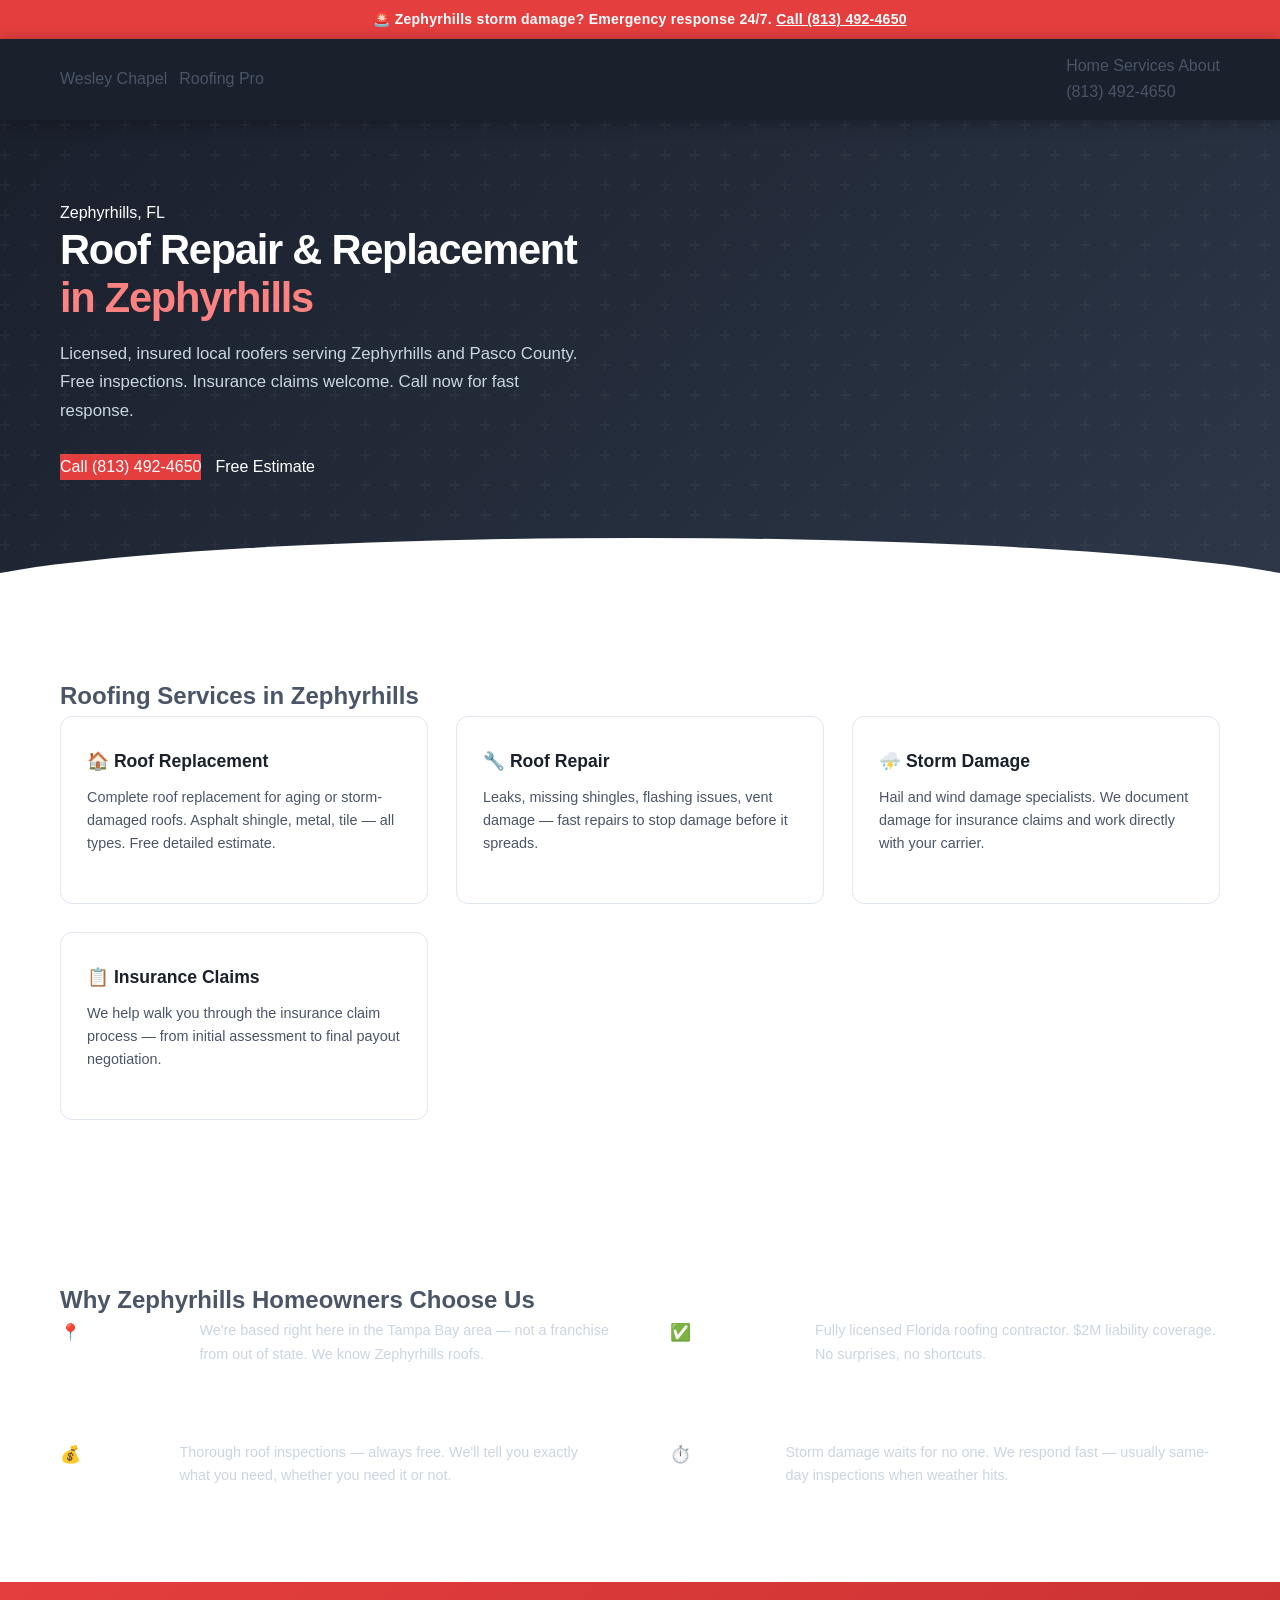
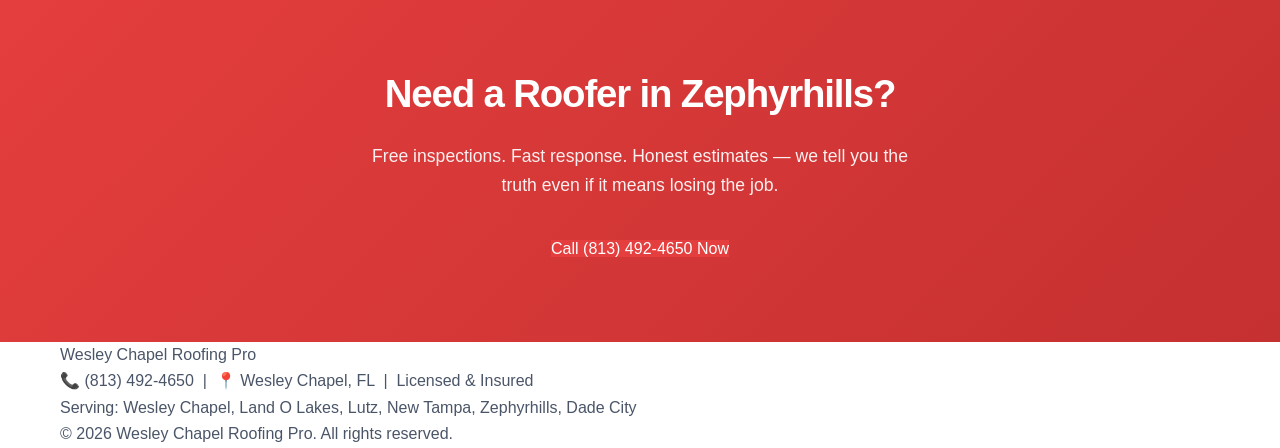
<file: roof-repair-zephyrhills-fl.html>
<!DOCTYPE html>
<html lang="en">
<head>
  <meta charset="UTF-8">
  <meta name="viewport" content="width=device-width, initial-scale=1.0">
  <title>Roof Repair Zephyrhills FL | Local Roofing Contractor | (813) 492-4650</title>
  <meta name="description" content="Trusted roof repair and replacement contractor serving Zephyrhills, FL. Storm damage specialists, free inspections, insurance claims help. Licensed & insured. Call (813) 492-4650.">
  <meta name="keywords" content="roof repair Zephyrhills FL, roofing contractor Zephyrhills, storm damage roof Zephyrhills Florida, roof replacement Zephyrhills">
  <link rel="canonical" href="https://wesleychapelroofingpro.com/roof-repair-zephyrhills-fl.html">
  <link rel="stylesheet" href="css/style.css">
  <script type="application/ld+json">
  {
    "@context": "https://schema.org",
    "@type": ["LocalBusiness", "RoofingContractor"],
    "name": "Wesley Chapel Roofing Pro — Zephyrhills",
    "telephone": "(813) 492-4650",
    "url": "https://wesleychapelroofingpro.com/roof-repair-zephyrhills-fl.html",
    "areaServed": {"@type": "City", "name": "Zephyrhills", "containedIn": {"@type": "State", "name": "Florida"}},
    "description": "Licensed roofing contractor serving Zephyrhills, FL. Roof repair, replacement, storm damage, and insurance claims assistance."
  }
  </script>
</head>
<body>
  <div class="emergency-banner">
    🚨 Zephyrhills storm damage? Emergency response 24/7. <a href="tel:8134924650">Call (813) 492-4650</a>
  </div>
  <header class="site-header">
    <div class="header-inner">
      <a href="/" class="logo">Wesley Chapel <span>Roofing Pro</span></a>
      <nav class="main-nav">
        <a href="/">Home</a>
        <a href="/services.html">Services</a>
        <a href="/about.html">About</a>
        <a href="tel:8134924650" class="header-cta">(813) 492-4650</a>
      </nav>
    </div>
  </header>

  <section class="hero geo-hero">
    <div class="container">
      <div class="geo-badge">Zephyrhills, FL</div>
      <h1>Roof Repair & Replacement<br /><span>in Zephyrhills</span></h1>
      <p class="hero-sub">Licensed, insured local roofers serving Zephyrhills and Pasco County. Free inspections. Insurance claims welcome. Call now for fast response.</p>
      <div class="hero-actions">
        <a href="tel:8134924650" class="btn-primary">Call (813) 492-4650</a>
        <a href="#quote" class="btn-ghost">Free Estimate</a>
      </div>
    </div>
  </section>

  <section class="services-preview">
    <div class="container">
      <h2>Roofing Services in Zephyrhills</h2>
      <div class="services-grid">
        <div class="service-card">
          <h3>🏠 Roof Replacement</h3>
          <p>Complete roof replacement for aging or storm-damaged roofs. Asphalt shingle, metal, tile — all types. Free detailed estimate.</p>
        </div>
        <div class="service-card">
          <h3>🔧 Roof Repair</h3>
          <p>Leaks, missing shingles, flashing issues, vent damage — fast repairs to stop damage before it spreads.</p>
        </div>
        <div class="service-card">
          <h3>⛈️ Storm Damage</h3>
          <p>Hail and wind damage specialists. We document damage for insurance claims and work directly with your carrier.</p>
        </div>
        <div class="service-card">
          <h3>📋 Insurance Claims</h3>
          <p>We help walk you through the insurance claim process — from initial assessment to final payout negotiation.</p>
        </div>
      </div>
    </div>
  </section>

  <section class="why-local" id="quote">
    <div class="container">
      <h2>Why Zephyrhills Homeowners Choose Us</h2>
      <div class="why-grid">
        <div class="why-item">
          <h3>📍 Local to Pasco County</h3>
          <p>We're based right here in the Tampa Bay area — not a franchise from out of state. We know Zephyrhills roofs.</p>
        </div>
        <div class="why-item">
          <h3>✅ Licensed & Insured</h3>
          <p>Fully licensed Florida roofing contractor. $2M liability coverage. No surprises, no shortcuts.</p>
        </div>
        <div class="why-item">
          <h3>💰 Free Inspections</h3>
          <p>Thorough roof inspections — always free. We'll tell you exactly what you need, whether you need it or not.</p>
        </div>
        <div class="why-item">
          <h3>⏱️ Fast Response</h3>
          <p>Storm damage waits for no one. We respond fast — usually same-day inspections when weather hits.</p>
        </div>
      </div>
    </div>
  </section>

  <section class="cta-section">
    <div class="container">
      <h2>Need a Roofer in Zephyrhills?</h2>
      <p>Free inspections. Fast response. Honest estimates — we tell you the truth even if it means losing the job.</p>
      <a href="tel:8134924650" class="btn-primary">Call (813) 492-4650 Now</a>
    </div>
  </section>

  <footer>
    <div class="container">
      <div class="footer-brand">Wesley Chapel <span>Roofing Pro</span></div>
      <div class="footer-info">
        <p>📞 (813) 492-4650 &nbsp;|&nbsp; 📍 Wesley Chapel, FL &nbsp;|&nbsp; Licensed & Insured</p>
        <p>Serving: Wesley Chapel, Land O Lakes, Lutz, New Tampa, Zephyrhills, Dade City</p>
      </div>
      <p class="copyright">© 2026 Wesley Chapel Roofing Pro. All rights reserved.</p>
    </div>
  </footer>
</body>
</html>
</file>
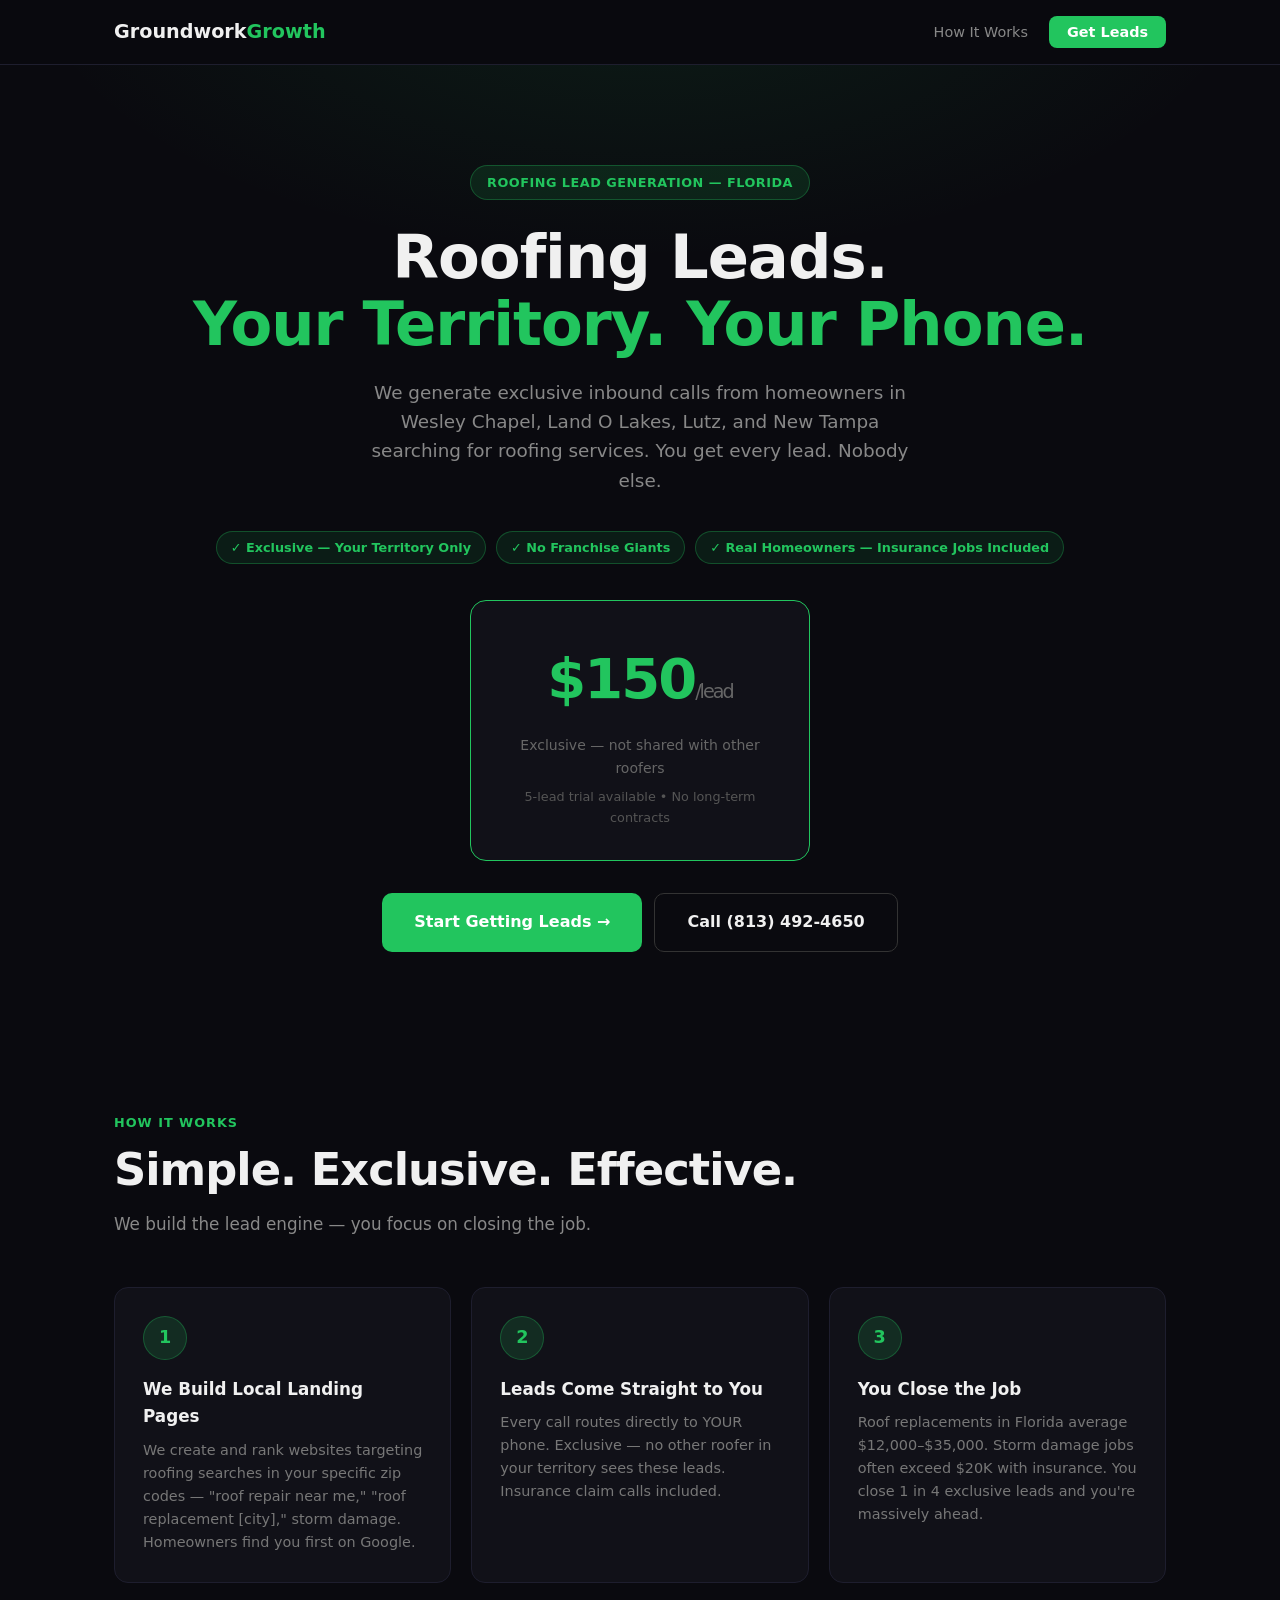
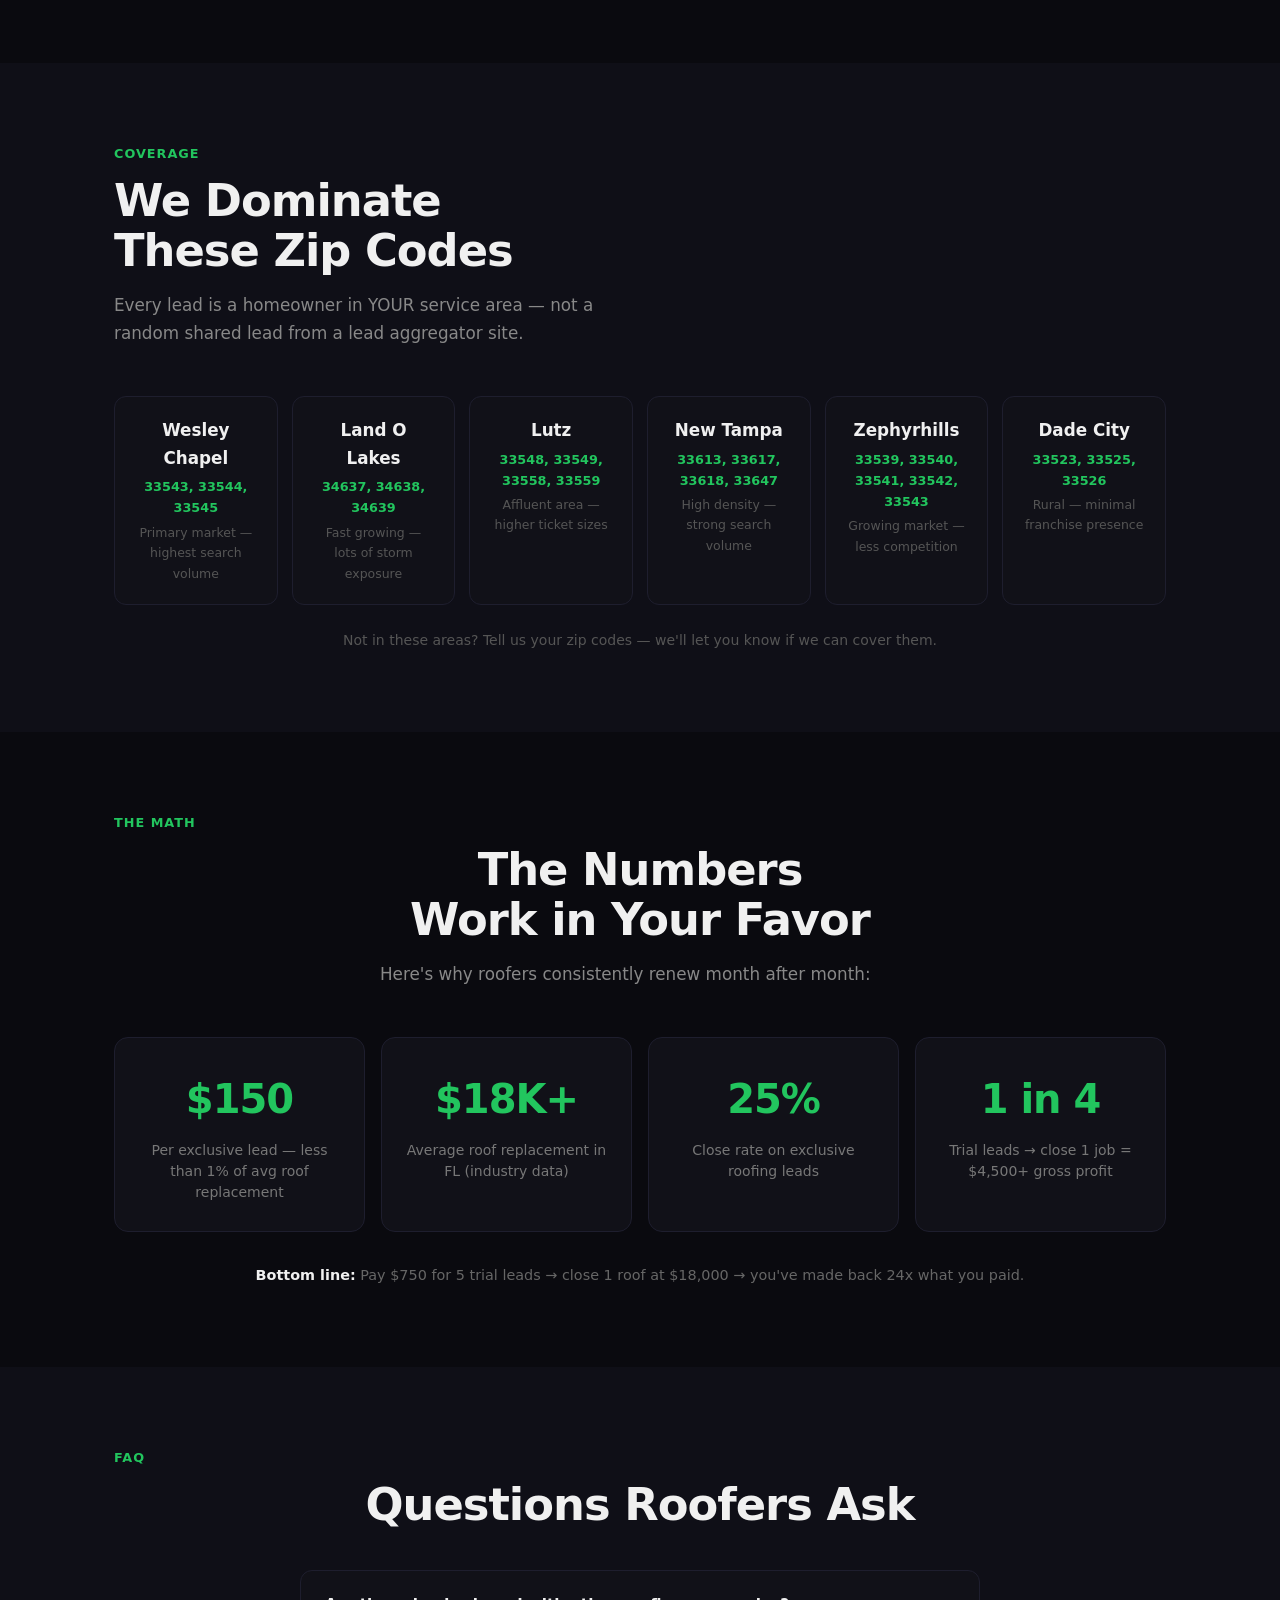
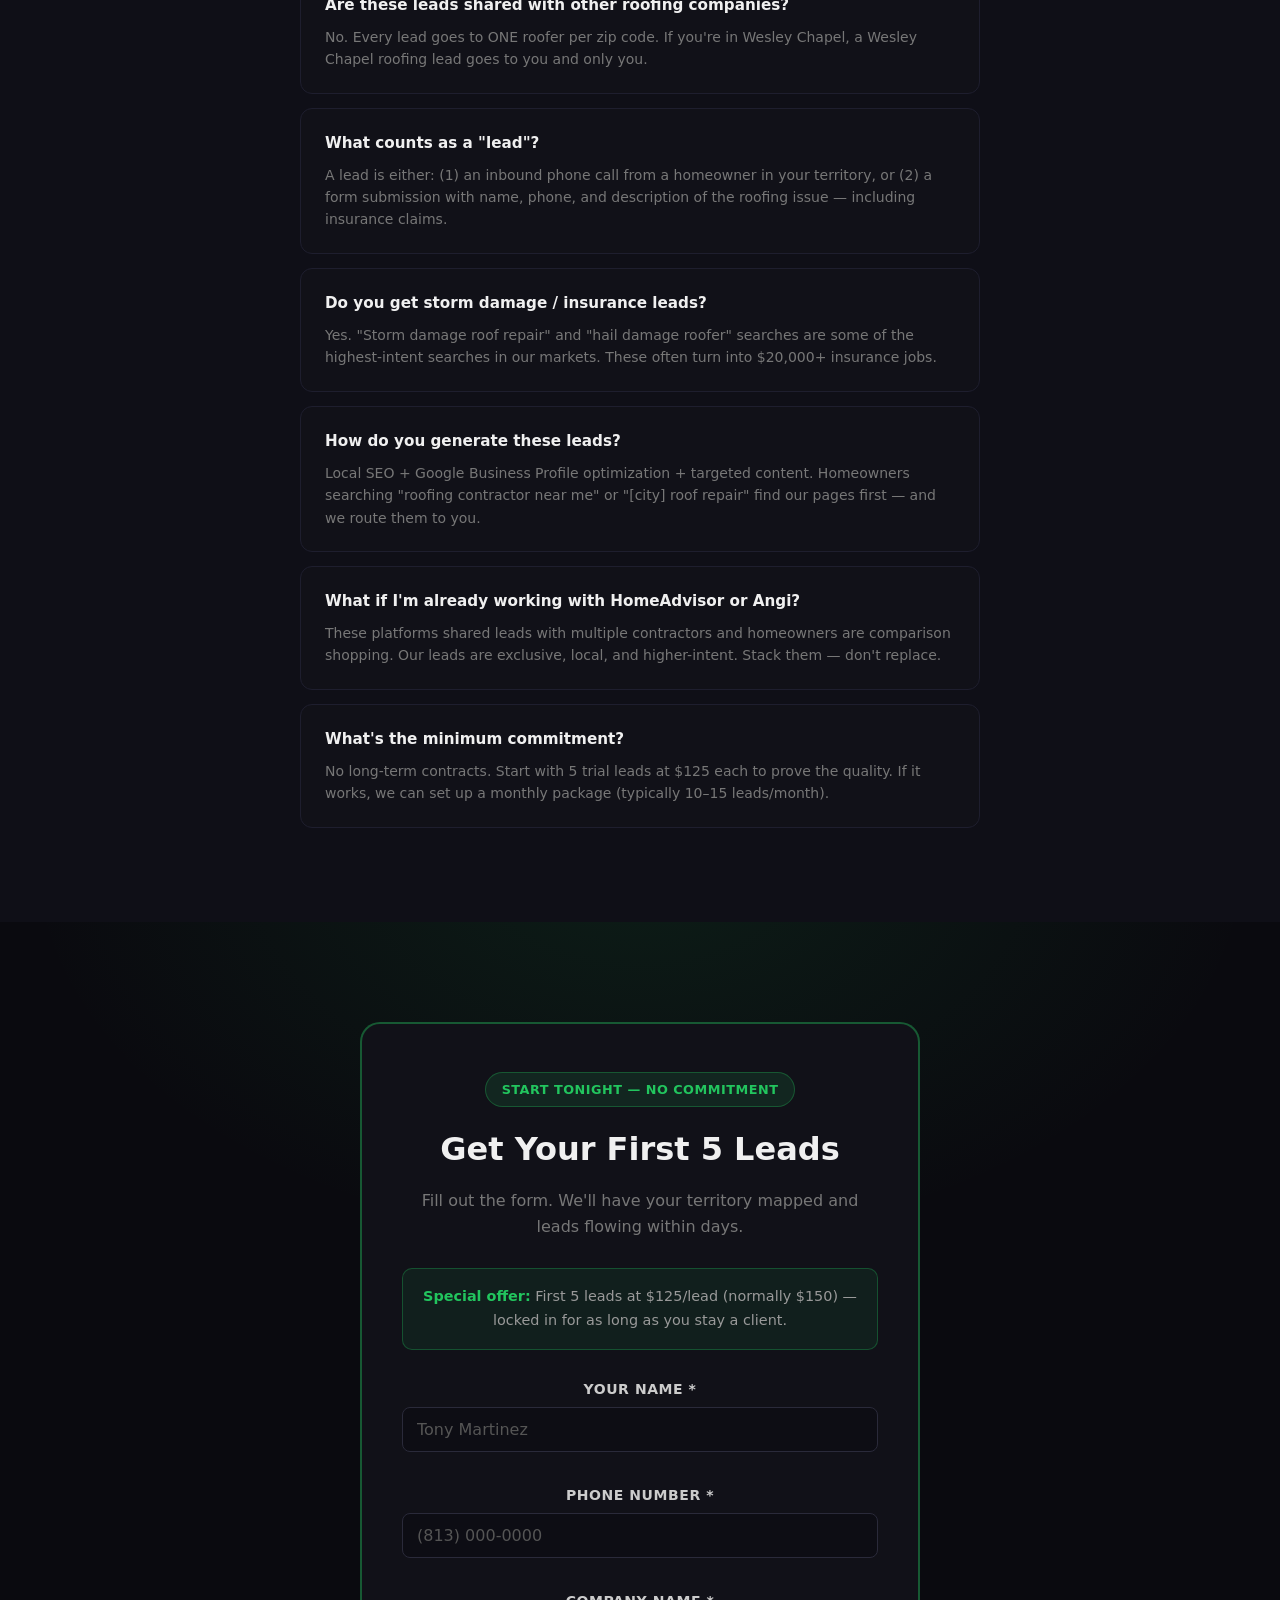
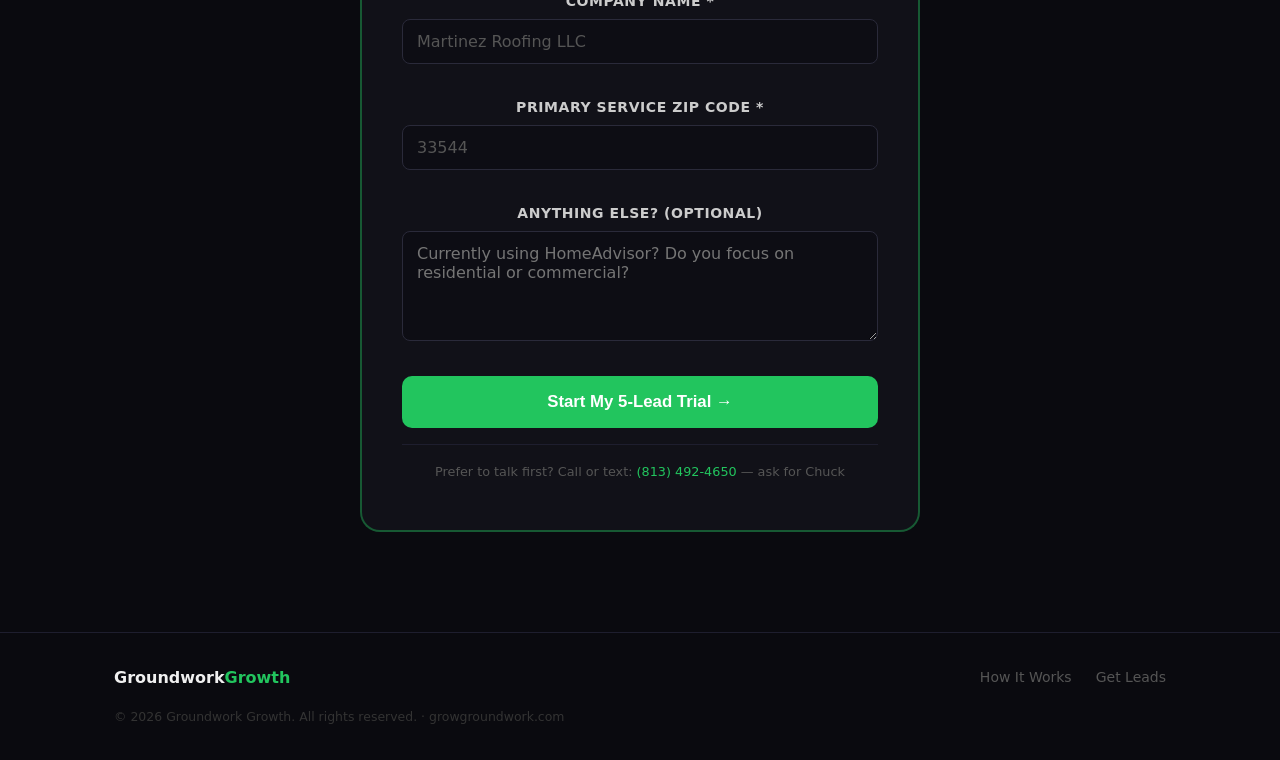
<file: roofing-leads.html>
<!DOCTYPE html>
<html lang="en">
<head>
  <meta charset="UTF-8" />
  <meta name="viewport" content="width=device-width, initial-scale=1.0" />
  <title>Exclusive Roofing Leads — Wesley Chapel, Land O Lakes, New Tampa FL | Groundwork Growth</title>
  <meta name="description" content="We generate exclusive roofing leads in Wesley Chapel, Land O Lakes, Lutz, and New Tampa FL. No shared leads. No franchise competition. $150/lead. Roofers only." />

  <meta property="og:title" content="Exclusive Roofing Leads — Wesley Chapel, Land O Lakes, New Tampa FL" />
  <meta property="og:description" content="Exclusive roofing leads for contractors. No shared leads. $150/lead." />
  <meta property="og:type" content="website" />

  <link rel="icon" type="image/svg+xml" href="data:image/svg+xml,<svg xmlns='http://www.w3.org/2000/svg' viewBox='0 0 100 100'><text y='.9em' font-size='90'>🏠</text></svg>" />
  <link rel="stylesheet" href="css/style.css" />

  <style>
    body { font-family: system-ui, -apple-system, sans-serif; background: #0a0a0f; color: #f0f0f0; margin: 0; padding: 0; }
    .container { max-width: 1100px; margin: 0 auto; padding: 0 24px; }
    a { color: #22c55e; text-decoration: none; }

    /* Nav */
    nav { background: rgba(10,10,15,.95); border-bottom: 1px solid #1e1e2e; padding: 16px 0; position: sticky; top: 0; z-index: 100; }
    nav .container { display: flex; justify-content: space-between; align-items: center; }
    .nav-logo { font-weight: 900; font-size: 1.2rem; }
    .nav-logo span { color: #22c55e; }
    nav a { color: #888; font-size: 0.9rem; font-weight: 500; transition: color .2s; }
    nav a:hover { color: #f0f0f0; }
    .nav-cta { background: #22c55e !important; color: #fff !important; padding: 8px 18px; border-radius: 8px; font-weight: 700 !important; }
    .nav-cta:hover { background: #16a34a !important; }

    /* Hero */
    #hero { padding: 100px 0 80px; text-align: center; background: radial-gradient(ellipse 80% 50% at 50% -10%, rgba(34,197,94,.1) 0%, transparent 60%); }
    .hero-badge { display: inline-block; background: rgba(34,197,94,.12); border: 1px solid rgba(34,197,94,.3); color: #22c55e; padding: 6px 16px; border-radius: 100px; font-size: 0.8rem; font-weight: 700; text-transform: uppercase; letter-spacing: .5px; margin-bottom: 24px; }
    h1 { font-size: clamp(2.2rem, 6vw, 3.8rem); font-weight: 900; line-height: 1.1; margin-bottom: 20px; letter-spacing: -1px; }
    h1 span { color: #22c55e; }
    .hero-sub { color: #888; font-size: 1.15rem; max-width: 560px; margin: 0 auto 36px; line-height: 1.6; }
    .hero-tags { display: flex; gap: 10px; justify-content: center; flex-wrap: wrap; margin-bottom: 36px; }
    .hero-tag { background: rgba(34,197,94,.1); border: 1px solid rgba(34,197,94,.3); color: #22c55e; padding: 5px 14px; border-radius: 100px; font-size: 0.8rem; font-weight: 600; }
    .price-card { background: #111118; border: 1px solid #22c55e; border-radius: 16px; padding: 32px; max-width: 340px; margin: 0 auto 32px; }
    .price-tag { font-size: 3.5rem; font-weight: 900; color: #22c55e; letter-spacing: -2px; }
    .price-tag span { font-size: 1.2rem; color: #666; font-weight: 500; }
    .price-sub { color: #666; font-size: 0.875rem; margin-top: 8px; }
    .price-note { color: #555; font-size: 0.8rem; margin-top: 6px; }
    .btn-primary { display: inline-flex; align-items: center; gap: 8px; background: #22c55e; color: #fff; padding: 15px 32px; border-radius: 10px; font-weight: 800; font-size: 1rem; border: none; cursor: pointer; transition: all .2s; text-decoration: none; }
    .btn-primary:hover { background: #16a34a; transform: translateY(-1px); box-shadow: 0 8px 24px rgba(34,197,94,.3); }
    .btn-ghost { display: inline-flex; align-items: center; gap: 8px; background: transparent; color: #f0f0f0; padding: 15px 32px; border-radius: 10px; font-weight: 700; border: 1.5px solid #333; cursor: pointer; transition: all .2s; text-decoration: none; font-size: 1rem; }
    .btn-ghost:hover { border-color: #555; background: #111118; }

    /* Sections */
    section { padding: 80px 0; }
    .section-label { color: #22c55e; font-weight: 700; font-size: 0.8rem; text-transform: uppercase; letter-spacing: 1px; margin-bottom: 12px; }
    .section-title { font-size: clamp(1.8rem, 4vw, 2.8rem); font-weight: 900; margin-bottom: 16px; letter-spacing: -1px; line-height: 1.1; }
    .section-sub { color: #888; font-size: 1.05rem; max-width: 520px; margin-bottom: 48px; }
    .section-sub.center { margin-left: auto; margin-right: auto; }

    /* Steps */
    .steps-grid { display: grid; grid-template-columns: repeat(auto-fit, minmax(280px, 1fr)); gap: 20px; }
    .step-box { background: #111118; border: 1px solid #1e1e2e; border-radius: 14px; padding: 28px; }
    .step-num { width: 44px; height: 44px; border-radius: 50%; background: rgba(34,197,94,.15); border: 1px solid rgba(34,197,94,.3); display: flex; align-items: center; justify-content: center; font-weight: 900; font-size: 1.1rem; color: #22c55e; margin-bottom: 16px; }
    .step-box h3 { font-weight: 800; font-size: 1.05rem; margin-bottom: 8px; }
    .step-box p { color: #777; font-size: 0.9rem; line-height: 1.6; }

    /* Territories */
    .bg-alt { background: #0f0f17; }
    .territory-grid { display: grid; grid-template-columns: repeat(auto-fit, minmax(160px, 1fr)); gap: 14px; margin-top: 40px; }
    .territory-box { background: #111118; border: 1px solid #1e1e2e; border-radius: 12px; padding: 20px; text-align: center; }
    .territory-box .city { font-weight: 800; font-size: 1.05rem; margin-bottom: 4px; }
    .territory-box .zips { color: #22c55e; font-size: 0.8rem; font-weight: 600; margin-bottom: 4px; }
    .territory-box .note { color: #555; font-size: 0.78rem; }

    /* Math */
    .math-grid { display: grid; grid-template-columns: repeat(auto-fit, minmax(200px, 1fr)); gap: 16px; margin-top: 40px; }
    .math-box { background: #111118; border: 1px solid #1e1e2e; border-radius: 14px; padding: 28px 20px; text-align: center; }
    .math-box .num { font-size: 2.5rem; font-weight: 900; color: #22c55e; letter-spacing: -1px; }
    .math-box .label { color: #777; font-size: 0.875rem; margin-top: 8px; line-height: 1.5; }

    /* FAQ */
    .faq-list { max-width: 680px; margin: 40px auto 0; }
    .faq-item { background: #111118; border: 1px solid #1e1e2e; border-radius: 12px; padding: 22px 24px; margin-bottom: 14px; text-align: left; }
    .faq-item h4 { font-weight: 700; font-size: 0.95rem; margin-bottom: 8px; }
    .faq-item p { color: #777; font-size: 0.875rem; line-height: 1.6; }

    /* CTA */
    #cta { text-align: center; background: radial-gradient(ellipse 80% 50% at 50% -5%, rgba(34,197,94,.1) 0%, transparent 60%); padding: 100px 0; }
    .cta-card { background: #111118; border: 2px solid rgba(34,197,94,.4); border-radius: 20px; padding: 48px 40px; max-width: 560px; margin: 0 auto; }
    .cta-card h2 { font-size: 2rem; font-weight: 900; margin-bottom: 12px; }
    .cta-card p { color: #777; margin-bottom: 28px; }
    .offer-box { background: rgba(34,197,94,.08); border: 1px solid rgba(34,197,94,.3); border-radius: 10px; padding: 16px; margin-bottom: 28px; color: #999; font-size: 0.9rem; }
    .offer-box strong { color: #22c55e; }

    /* Form */
    .form-grid { display: grid; gap: 14px; }
    .form-group label { display: block; font-size: 0.875rem; font-weight: 700; margin-bottom: 6px; color: #ccc; }
    .form-group input, .form-group select, .form-group textarea { width: 100%; padding: 12px 14px; background: #0d0d14; border: 1.5px solid #2a2a3a; border-radius: 8px; color: #f0f0f0; font-size: 1rem; font-family: inherit; transition: border-color .2s; box-sizing: border-box; }
    .form-group input:focus, .form-group select:focus, .form-group textarea:focus { outline: none; border-color: #22c55e; }
    .form-group input::placeholder { color: #555; }
    .form-submit { width: 100%; justify-content: center; font-size: 1.05rem; padding: 16px; margin-top: 8px; }
    .form-note { margin-top: 16px; padding-top: 16px; border-top: 1px solid #1e1e2e; color: #555; font-size: 0.8rem; }
    .form-note a { color: #22c55e; }

    /* Footer */
    footer { background: #0a0a0f; border-top: 1px solid #1e1e2e; padding: 32px 0; }
    .footer-inner { display: flex; justify-content: space-between; align-items: center; flex-wrap: wrap; gap: 16px; }
    .footer-logo { font-weight: 900; font-size: 1rem; }
    .footer-logo span { color: #22c55e; }
    .footer-links { display: flex; gap: 24px; }
    .footer-links a { color: #555; font-size: 0.875rem; transition: color .2s; }
    .footer-links a:hover { color: #f0f0f0; }
    footer p { color: #333; font-size: 0.78rem; margin-top: 16px; }

    @media (max-width: 640px) {
      .cta-card { padding: 32px 24px; }
      #hero { padding: 70px 0 60px; }
    }
  </style>
</head>
<body>

<!-- NAV -->
<nav>
  <div class="container">
    <div class="nav-logo">Groundwork<span>Growth</span></div>
    <div>
      <a href="#how-it-works">How It Works</a>
      <a href="#cta" class="nav-cta" style="margin-left:16px;">Get Leads</a>
    </div>
  </div>
</nav>

<!-- HERO -->
<section id="hero">
  <div class="container">
    <div class="hero-badge">Roofing Lead Generation — Florida</div>
    <h1>Roofing Leads.<br /><span>Your Territory. Your Phone.</span></h1>
    <p class="hero-sub">We generate exclusive inbound calls from homeowners in Wesley Chapel, Land O Lakes, Lutz, and New Tampa searching for roofing services. You get every lead. Nobody else.</p>
    <div class="hero-tags">
      <span class="hero-tag">✓ Exclusive — Your Territory Only</span>
      <span class="hero-tag">✓ No Franchise Giants</span>
      <span class="hero-tag">✓ Real Homeowners — Insurance Jobs Included</span>
    </div>
    <div class="price-card">
      <div class="price-tag">$150<span>/lead</span></div>
      <div class="price-sub">Exclusive — not shared with other roofers</div>
      <div class="price-note">5-lead trial available • No long-term contracts</div>
    </div>
    <div style="display:flex;gap:12px;justify-content:center;flex-wrap:wrap;">
      <a href="#cta" class="btn-primary">Start Getting Leads →</a>
      <a href="tel:+18134924650" class="btn-ghost">Call (813) 492-4650</a>
    </div>
  </div>
</section>

<!-- HOW IT WORKS -->
<section id="how-it-works">
  <div class="container">
    <div class="section-label">How It Works</div>
    <h2 class="section-title">Simple. Exclusive. Effective.</h2>
    <p class="section-sub">We build the lead engine — you focus on closing the job.</p>
    <div class="steps-grid">
      <div class="step-box">
        <div class="step-num">1</div>
        <h3>We Build Local Landing Pages</h3>
        <p>We create and rank websites targeting roofing searches in your specific zip codes — "roof repair near me," "roof replacement [city]," storm damage. Homeowners find you first on Google.</p>
      </div>
      <div class="step-box">
        <div class="step-num">2</div>
        <h3>Leads Come Straight to You</h3>
        <p>Every call routes directly to YOUR phone. Exclusive — no other roofer in your territory sees these leads. Insurance claim calls included.</p>
      </div>
      <div class="step-box">
        <div class="step-num">3</div>
        <h3>You Close the Job</h3>
        <p>Roof replacements in Florida average $12,000–$35,000. Storm damage jobs often exceed $20K with insurance. You close 1 in 4 exclusive leads and you're massively ahead.</p>
      </div>
    </div>
  </div>
</section>

<!-- TERRITORIES -->
<section class="bg-alt">
  <div class="container">
    <div class="section-label">Coverage</div>
    <h2 class="section-title">We Dominate<br />These Zip Codes</h2>
    <p class="section-sub">Every lead is a homeowner in YOUR service area — not a random shared lead from a lead aggregator site.</p>
    <div class="territory-grid">
      <div class="territory-box">
        <div class="city">Wesley Chapel</div>
        <div class="zips">33543, 33544, 33545</div>
        <div class="note">Primary market — highest search volume</div>
      </div>
      <div class="territory-box">
        <div class="city">Land O Lakes</div>
        <div class="zips">34637, 34638, 34639</div>
        <div class="note">Fast growing — lots of storm exposure</div>
      </div>
      <div class="territory-box">
        <div class="city">Lutz</div>
        <div class="zips">33548, 33549, 33558, 33559</div>
        <div class="note">Affluent area — higher ticket sizes</div>
      </div>
      <div class="territory-box">
        <div class="city">New Tampa</div>
        <div class="zips">33613, 33617, 33618, 33647</div>
        <div class="note">High density — strong search volume</div>
      </div>
      <div class="territory-box">
        <div class="city">Zephyrhills</div>
        <div class="zips">33539, 33540, 33541, 33542, 33543</div>
        <div class="note">Growing market — less competition</div>
      </div>
      <div class="territory-box">
        <div class="city">Dade City</div>
        <div class="zips">33523, 33525, 33526</div>
        <div class="note">Rural — minimal franchise presence</div>
      </div>
    </div>
    <p style="text-align:center;color:#555;font-size:0.875rem;margin-top:24px;">Not in these areas? Tell us your zip codes — we'll let you know if we can cover them.</p>
  </div>
</section>

<!-- THE MATH -->
<section>
  <div class="container">
    <div class="section-label">The Math</div>
    <h2 class="section-title" style="text-align:center;">The Numbers<br />Work in Your Favor</h2>
    <p class="section-sub center">Here's why roofers consistently renew month after month:</p>
    <div class="math-grid">
      <div class="math-box">
        <div class="num">$150</div>
        <div class="label">Per exclusive lead — less than 1% of avg roof replacement</div>
      </div>
      <div class="math-box">
        <div class="num">$18K+</div>
        <div class="label">Average roof replacement in FL (industry data)</div>
      </div>
      <div class="math-box">
        <div class="num">25%</div>
        <div class="label">Close rate on exclusive roofing leads</div>
      </div>
      <div class="math-box">
        <div class="num">1 in 4</div>
        <div class="label">Trial leads → close 1 job = $4,500+ gross profit</div>
      </div>
    </div>
    <p style="text-align:center;color:#666;font-size:0.9rem;margin-top:32px;">
      <strong style="color:#f0f0f0">Bottom line:</strong> Pay $750 for 5 trial leads → close 1 roof at $18,000 → you've made back 24x what you paid.
    </p>
  </div>
</section>

<!-- FAQ -->
<section class="bg-alt">
  <div class="container">
    <div class="section-label">FAQ</div>
    <h2 class="section-title" style="text-align:center;">Questions Roofers Ask</h2>
    <div class="faq-list">
      <div class="faq-item">
        <h4>Are these leads shared with other roofing companies?</h4>
        <p>No. Every lead goes to ONE roofer per zip code. If you're in Wesley Chapel, a Wesley Chapel roofing lead goes to you and only you.</p>
      </div>
      <div class="faq-item">
        <h4>What counts as a "lead"?</h4>
        <p>A lead is either: (1) an inbound phone call from a homeowner in your territory, or (2) a form submission with name, phone, and description of the roofing issue — including insurance claims.</p>
      </div>
      <div class="faq-item">
        <h4>Do you get storm damage / insurance leads?</h4>
        <p>Yes. "Storm damage roof repair" and "hail damage roofer" searches are some of the highest-intent searches in our markets. These often turn into $20,000+ insurance jobs.</p>
      </div>
      <div class="faq-item">
        <h4>How do you generate these leads?</h4>
        <p>Local SEO + Google Business Profile optimization + targeted content. Homeowners searching "roofing contractor near me" or "[city] roof repair" find our pages first — and we route them to you.</p>
      </div>
      <div class="faq-item">
        <h4>What if I'm already working with HomeAdvisor or Angi?</h4>
        <p>These platforms shared leads with multiple contractors and homeowners are comparison shopping. Our leads are exclusive, local, and higher-intent. Stack them — don't replace.</p>
      </div>
      <div class="faq-item">
        <h4>What's the minimum commitment?</h4>
        <p>No long-term contracts. Start with 5 trial leads at $125 each to prove the quality. If it works, we can set up a monthly package (typically 10–15 leads/month).</p>
      </div>
    </div>
  </div>
</section>

<!-- CTA -->
<section id="cta">
  <div class="container">
    <div class="cta-card">
      <div class="hero-badge" style="margin-bottom:16px;">Start Tonight — No Commitment</div>
      <h2>Get Your First 5 Leads</h2>
      <p>Fill out the form. We'll have your territory mapped and leads flowing within days.</p>
      <div class="offer-box">
        <strong>Special offer:</strong> First 5 leads at $125/lead (normally $150) — locked in for as long as you stay a client.
      </div>

      <form id="lead-form">
        <div class="form-grid">
          <div class="form-group">
            <label for="name">Your Name *</label>
            <input type="text" id="name" name="name" placeholder="Tony Martinez" required />
          </div>
          <div class="form-group">
            <label for="phone">Phone Number *</label>
            <input type="tel" id="phone" name="phone" placeholder="(813) 000-0000" required />
          </div>
          <div class="form-group">
            <label for="company">Company Name *</label>
            <input type="text" id="company" name="company" placeholder="Martinez Roofing LLC" required />
          </div>
          <div class="form-group">
            <label for="zip">Primary Service Zip Code *</label>
            <input type="text" id="zip" name="zip" placeholder="33544" required />
          </div>
          <div class="form-group">
            <label for="message">Anything else? (Optional)</label>
            <textarea id="message" name="message" rows="3" placeholder="Currently using HomeAdvisor? Do you focus on residential or commercial?"></textarea>
          </div>
        </div>
        <button type="submit" class="btn-primary form-submit">Start My 5-Lead Trial →</button>
      </form>

      <div class="form-note">
        Prefer to talk first? Call or text: <a href="tel:+18134924650">(813) 492-4650</a> — ask for Chuck
      </div>
    </div>
  </div>
</section>

<!-- FOOTER -->
<footer>
  <div class="container">
    <div class="footer-inner">
      <div class="footer-logo">Groundwork<span>Growth</span></div>
      <div class="footer-links">
        <a href="#how-it-works">How It Works</a>
        <a href="#cta">Get Leads</a>
      </div>
    </div>
    <p>© 2026 Groundwork Growth. All rights reserved. · growgroundwork.com</p>
  </div>
</footer>

<script>
  // Form submission → Discord webhook
  document.getElementById('lead-form').addEventListener('submit', async function(e) {
    e.preventDefault();
    const form = this;
    const btn = form.querySelector('button[type="submit"]');
    const data = {
      name: form.name.value,
      phone: form.phone.value,
      company: form.company.value,
      zip: form.zip.value,
      message: form.message.value
    };
    btn.textContent = 'Sending...';
    btn.disabled = true;
    try {
      const webhookUrl = 'https://discord.com/api/webhooks/1491545856255275038/PfAz3jR5R5MLeBBLxJB4aJb0/Pcab8xyq9nPLKSxNJvLyv9dN7eXyZ1mQa7p9L8kFfGhI';
      const payload = {
        content: `**🆕 ROOFING LEAD INBOUND**\n**Company:** ${data.company}\n**Name:** ${data.name}\n**Phone:** ${data.phone}\n**Zip:** ${data.zip}\n**Notes:** ${data.message || '(none)'}`,
        username: 'Groundwork Growth',
        avatar_url: 'https://cdn-icons-png.flaticon.com/512/2910/2910791.png'
      };
      await fetch(webhookUrl, {
        method: 'POST',
        headers: { 'Content-Type': 'application/json' },
        body: JSON.stringify(payload)
      });
    } catch(err) {}
    btn.textContent = '✅ Sent! We\'ll call you within 24 hours.';
    btn.style.background = '#16a34a';
    form.reset();
  });

  // Smooth scroll
  document.querySelectorAll('a[href^="#"]').forEach(a => {
    a.addEventListener('click', e => {
      e.preventDefault();
      const target = document.querySelector(a.getAttribute('href'));
      if (target) target.scrollIntoView({ behavior: 'smooth', block: 'start' });
    });
  });
</script>
</body>
</html>
</file>
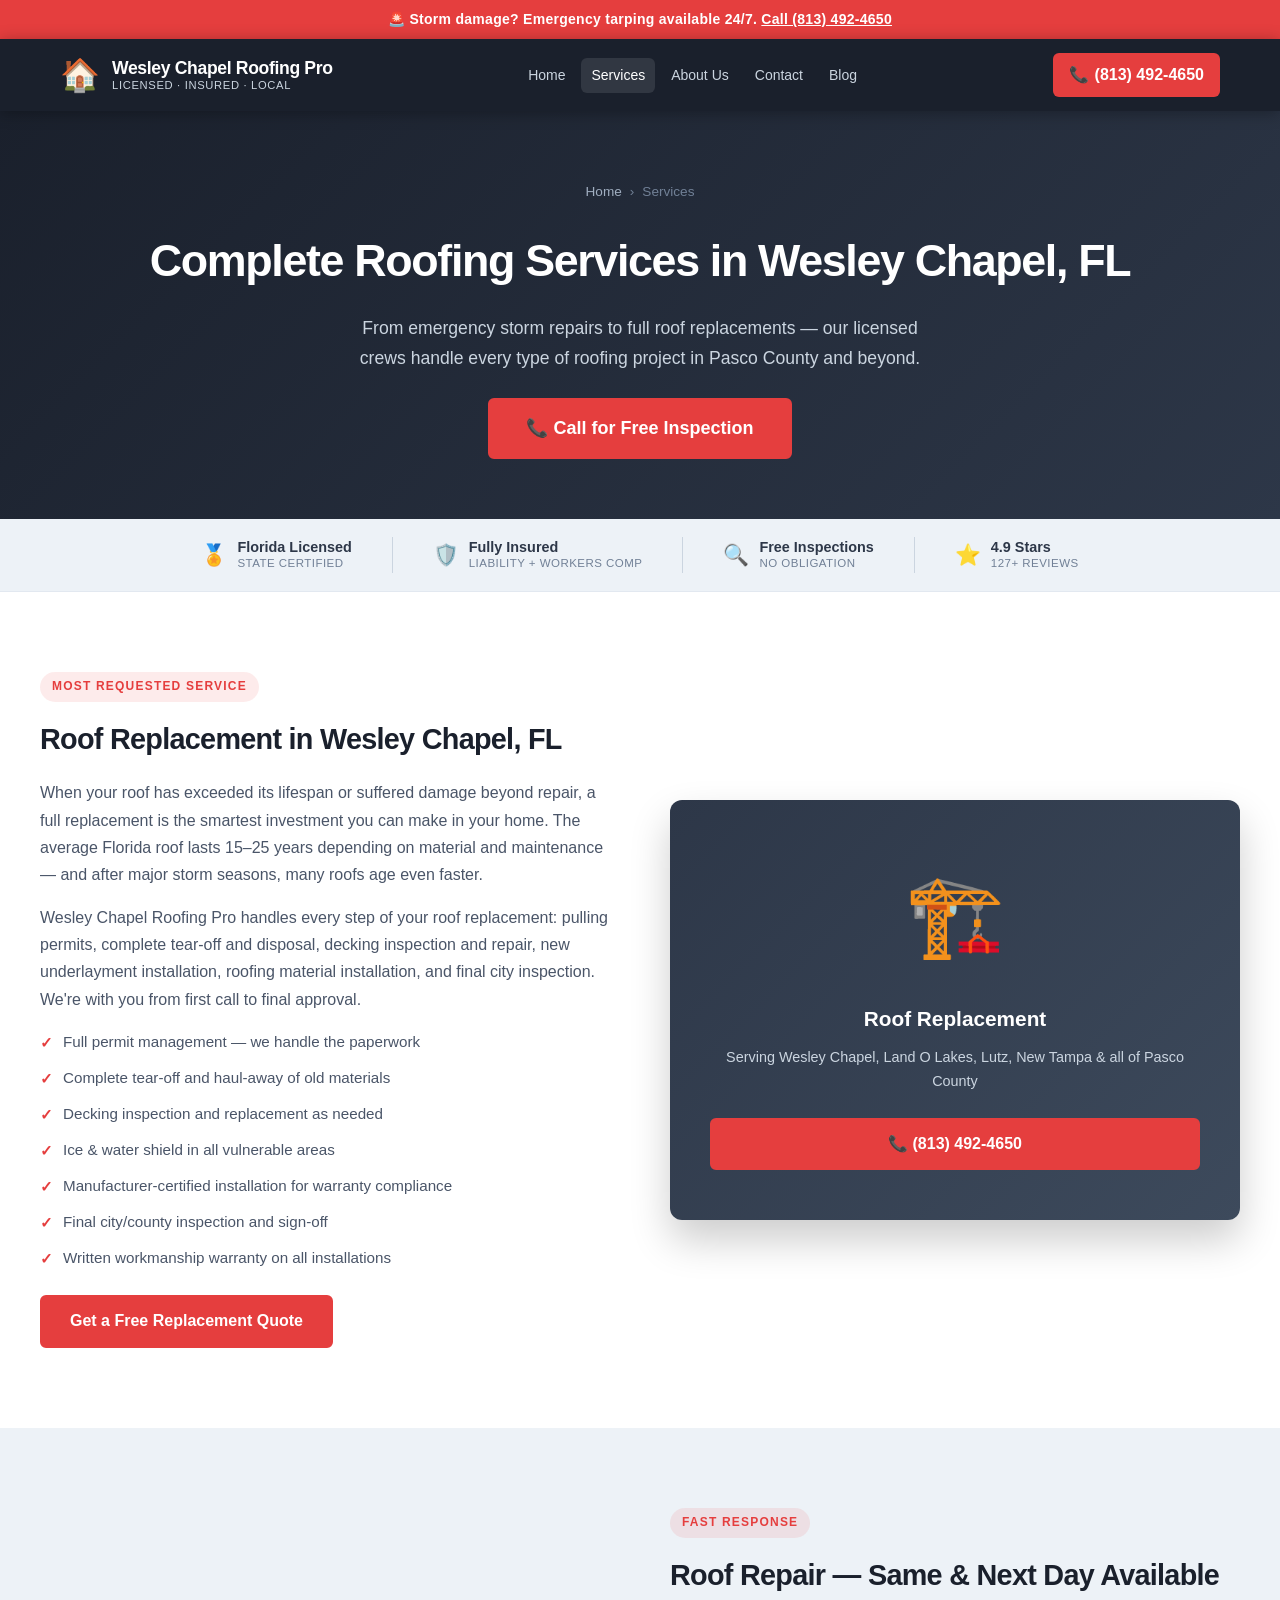
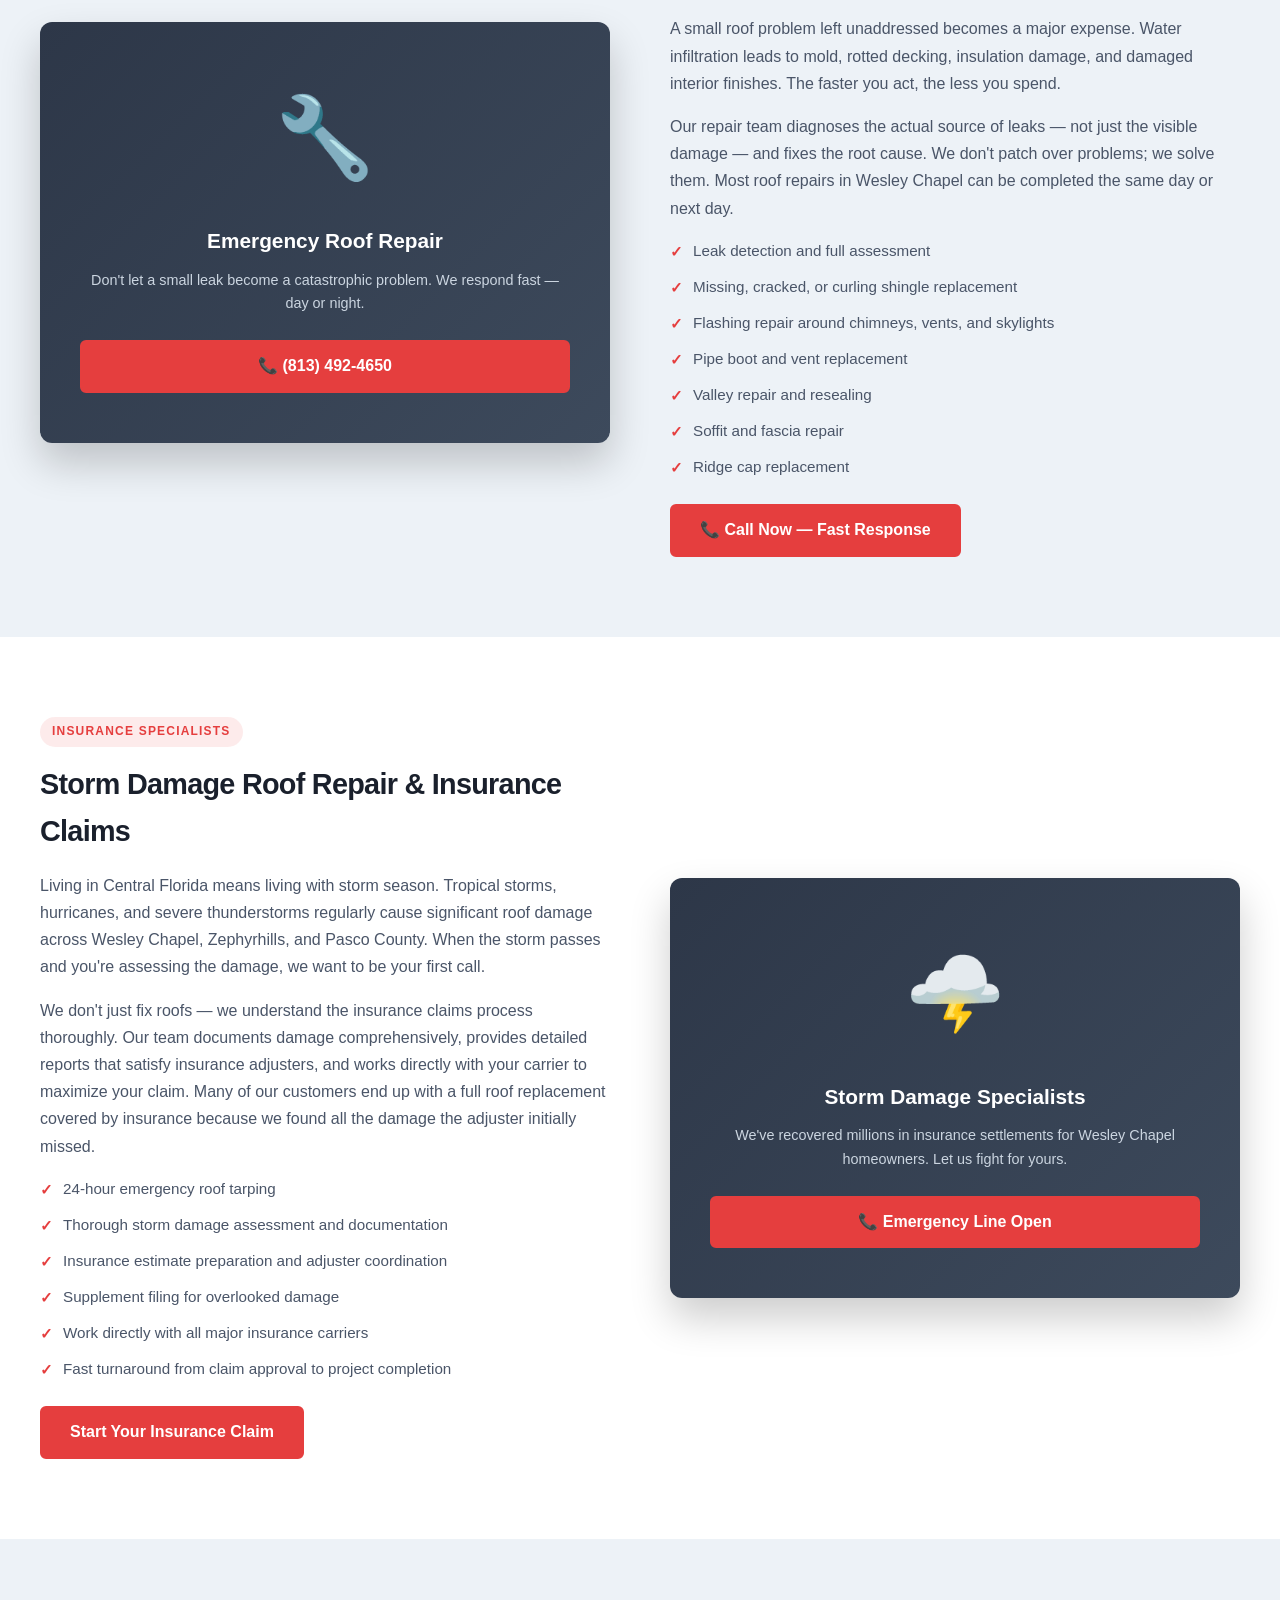
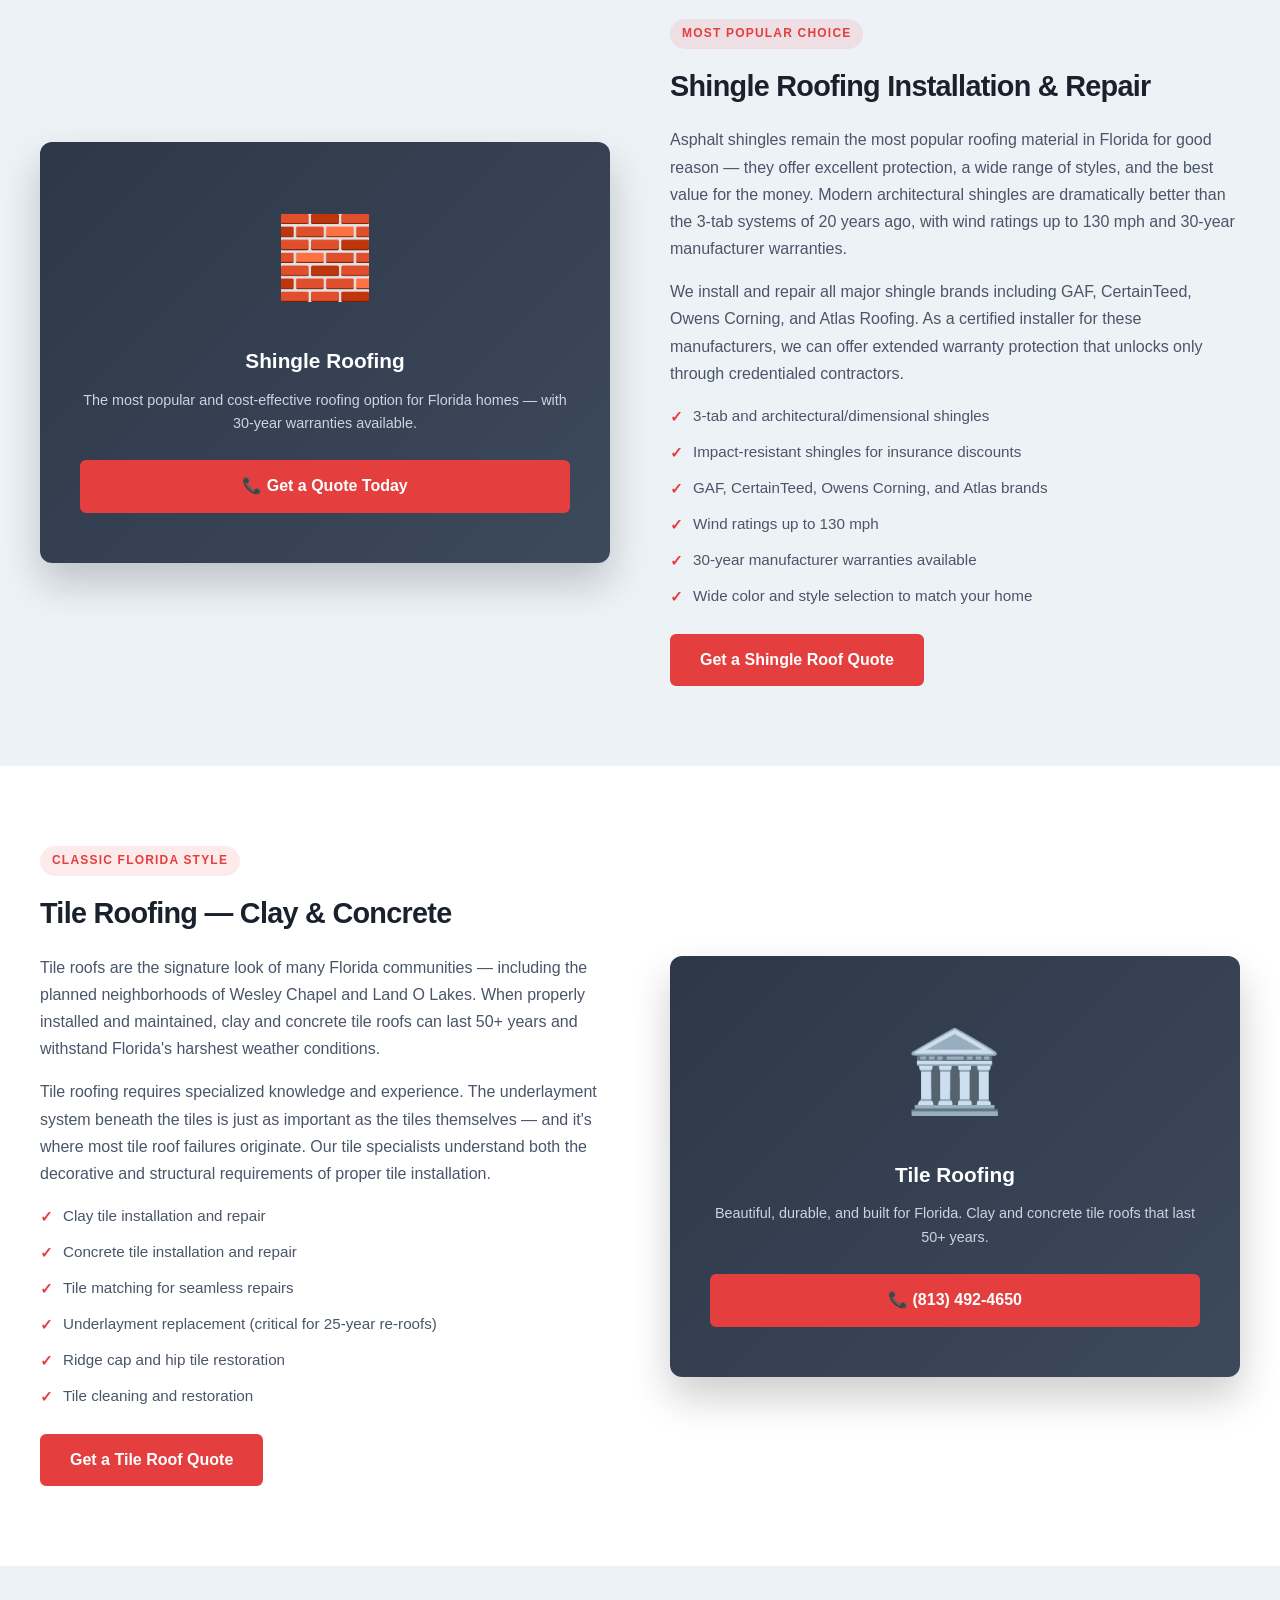
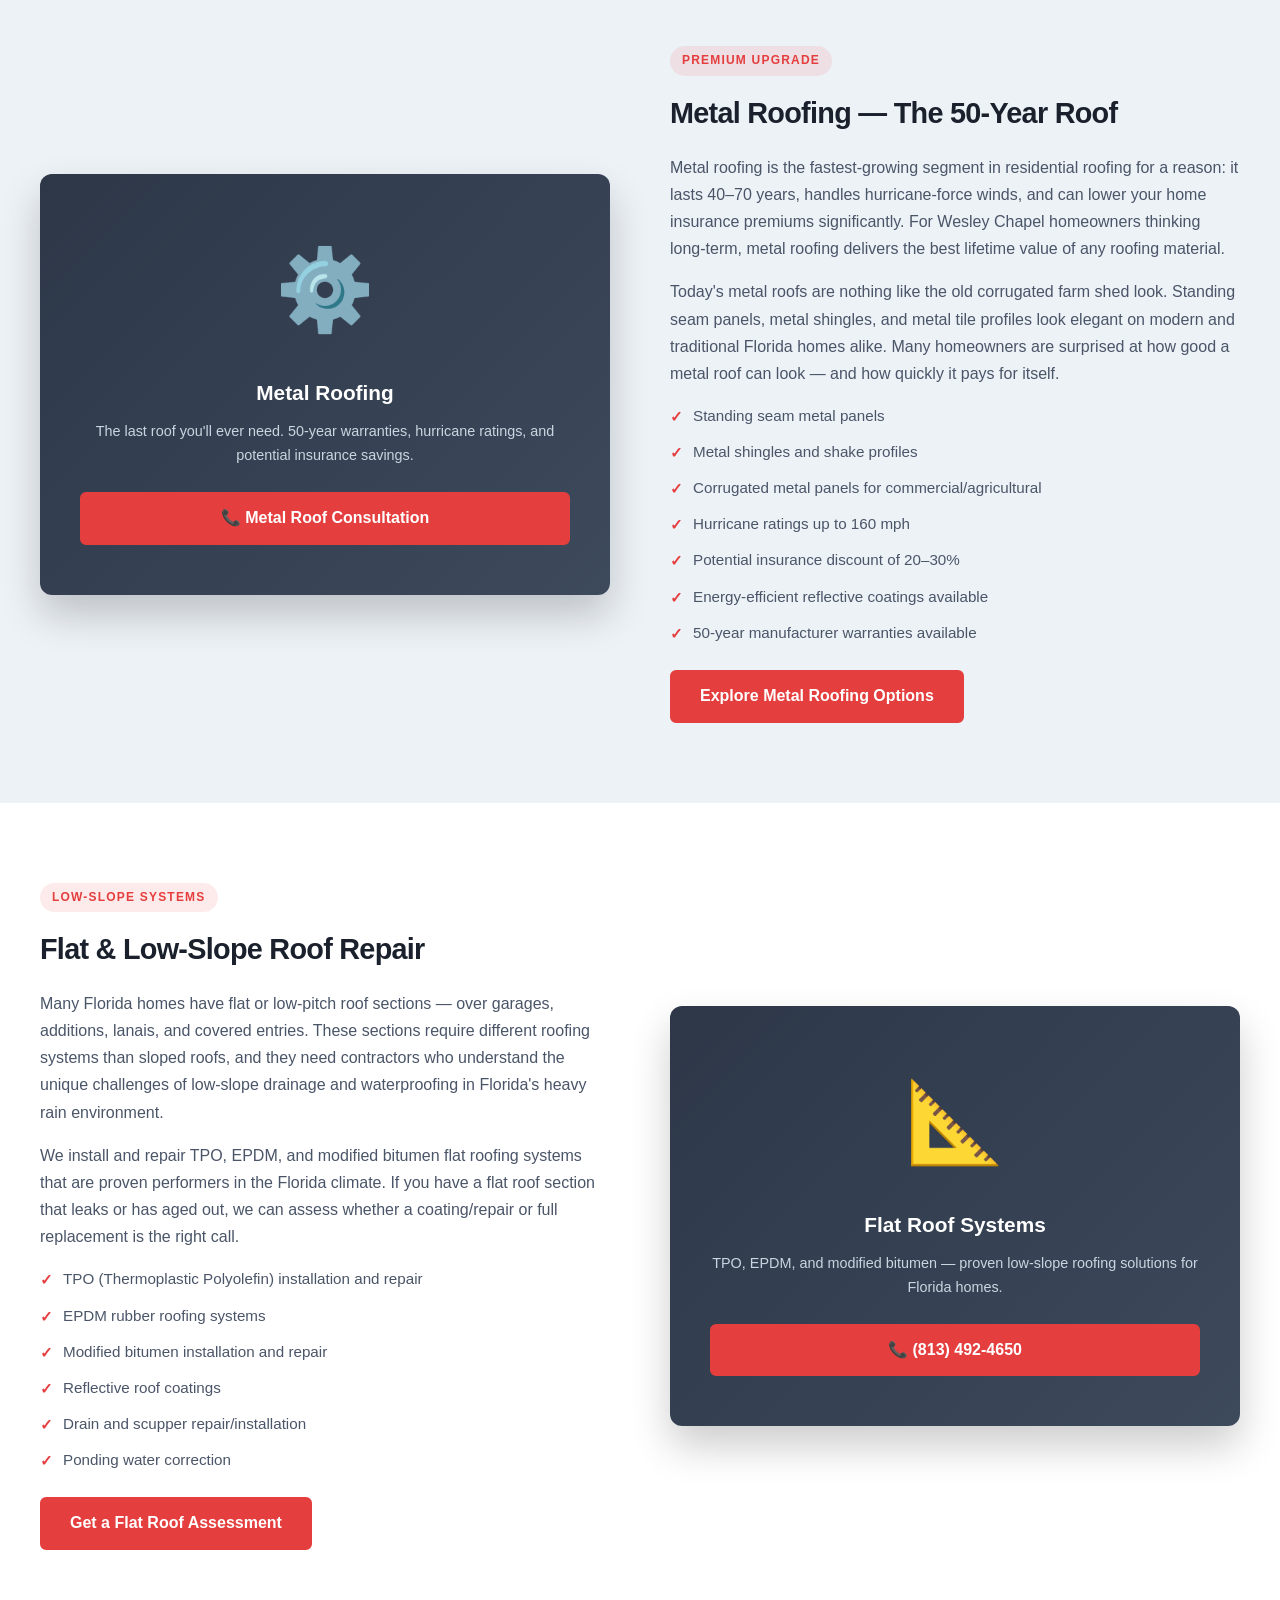
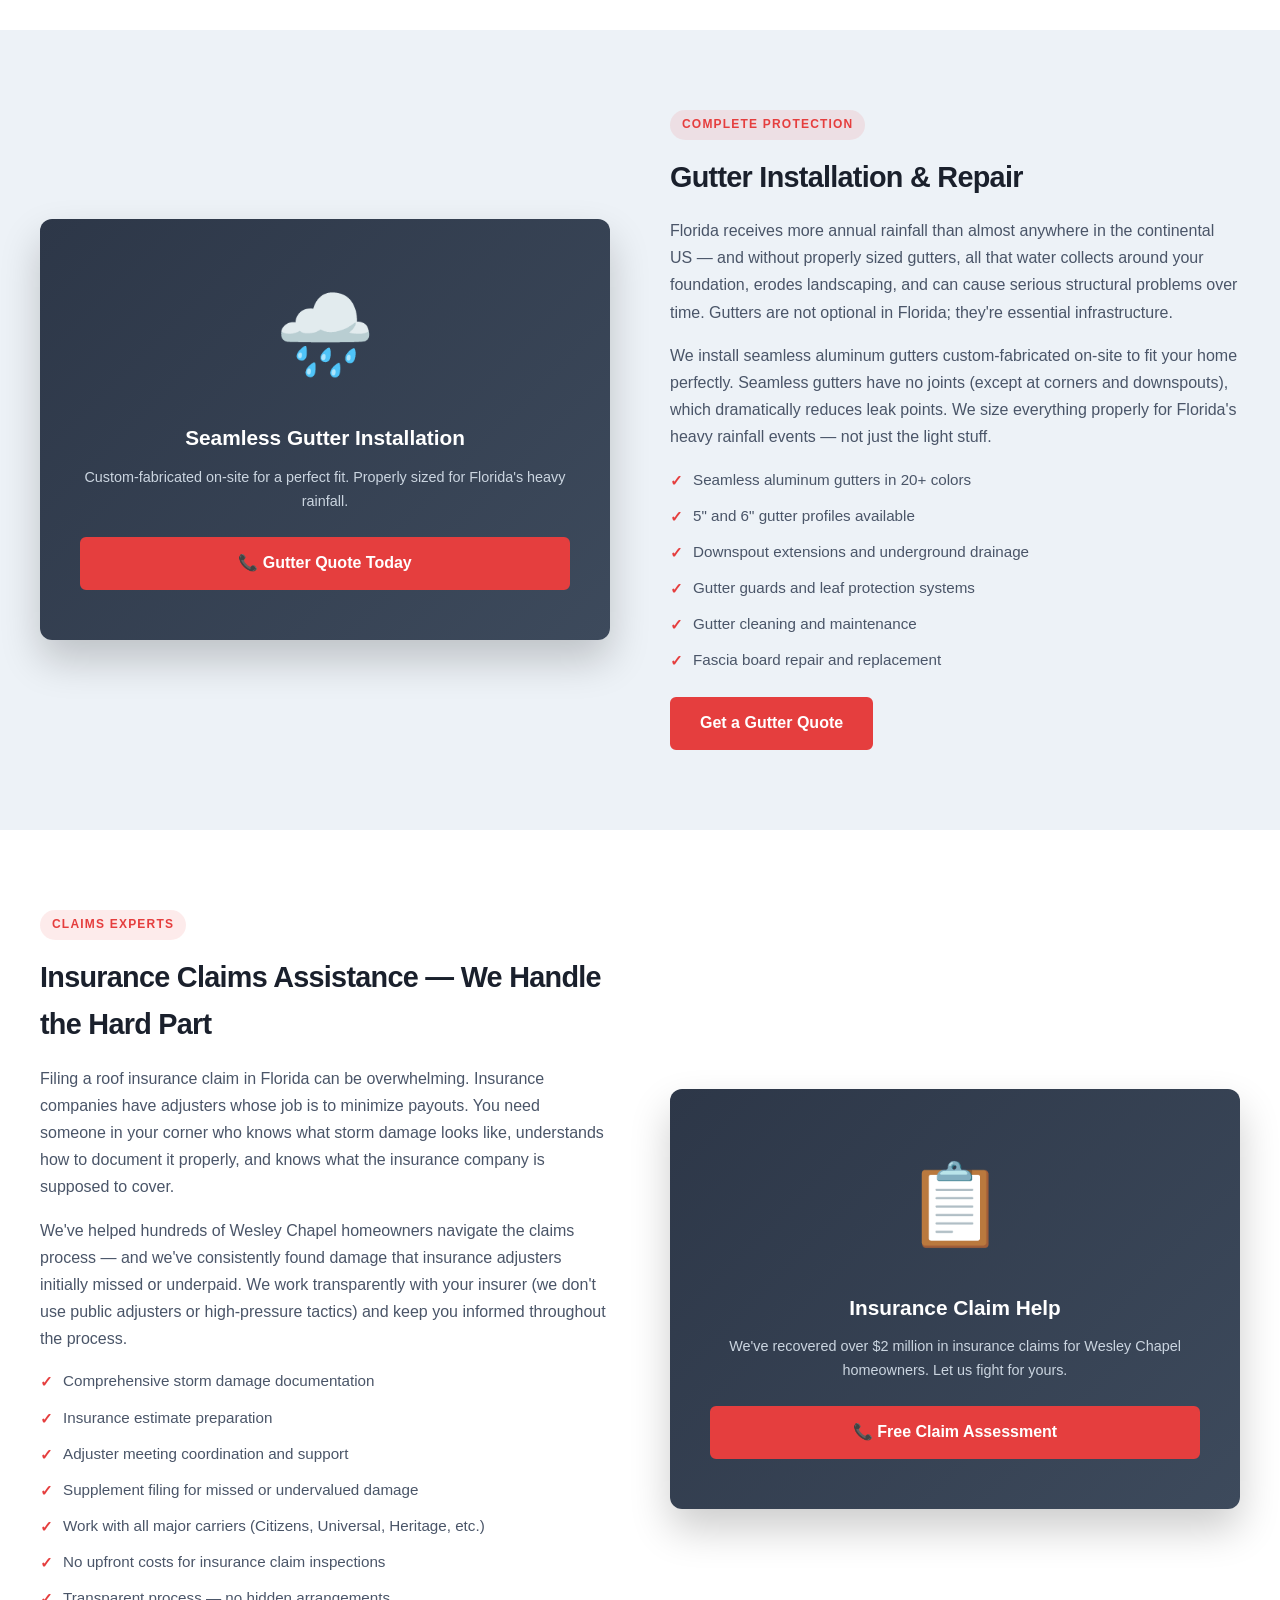
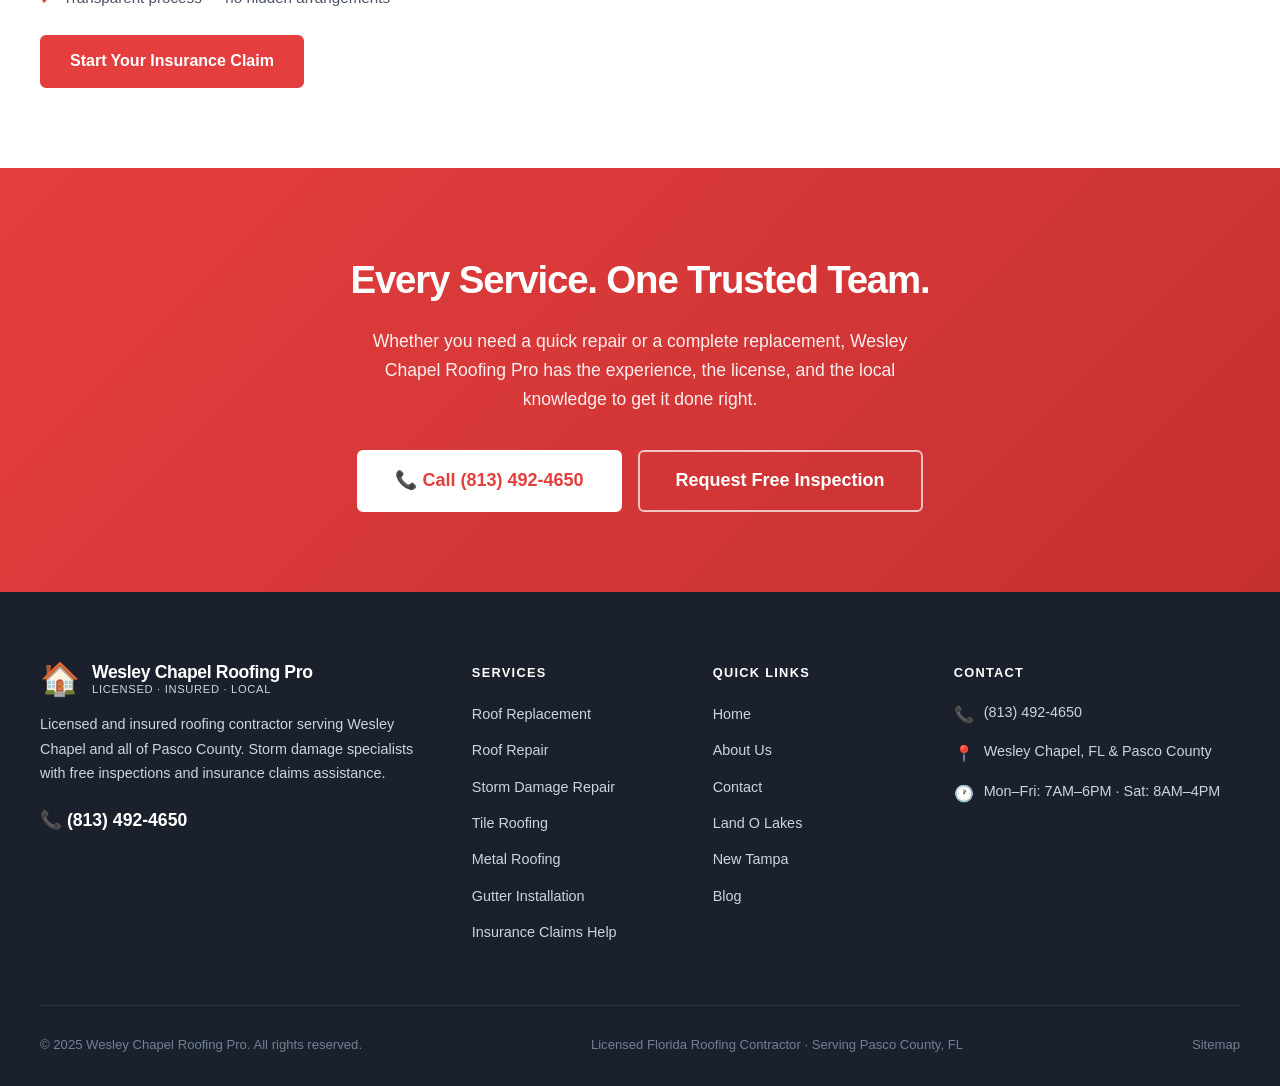
<file: services.html>
<!DOCTYPE html>
<html lang="en">
<head>
  <meta charset="UTF-8">
  <meta name="viewport" content="width=device-width, initial-scale=1.0">
  <title>Roofing Services Wesley Chapel FL | Repair, Replacement, Storm Damage</title>
  <meta name="description" content="Full-service roofing contractor in Wesley Chapel, FL. Roof replacement, repair, storm damage, shingle, tile, metal roofing & gutter installation. Licensed & insured. Free inspections.">
  <link rel="canonical" href="https://wesleychapelroofingpro.com/services.html">
  <link rel="stylesheet" href="css/style.css">
  <script type="application/ld+json">
  {
    "@context": "https://schema.org",
    "@type": "RoofingContractor",
    "name": "Wesley Chapel Roofing Pro",
    "telephone": "(813) 492-4650",
    "url": "https://wesleychapelroofingpro.com",
    "hasOfferCatalog": {
      "@type": "OfferCatalog",
      "name": "Roofing Services",
      "itemListElement": [
        {"@type": "Offer", "itemOffered": {"@type": "Service", "name": "Roof Replacement", "description": "Complete roof tear-off and installation using premium materials with manufacturer warranties."}},
        {"@type": "Offer", "itemOffered": {"@type": "Service", "name": "Roof Repair", "description": "Fast roof repair services for leaks, missing shingles, damaged flashing, and more."}},
        {"@type": "Offer", "itemOffered": {"@type": "Service", "name": "Storm Damage Repair", "description": "Emergency storm damage assessment and repair with insurance claims assistance."}}
      ]
    }
  }
  </script>
</head>
<body>

  <div class="emergency-banner">
    🚨 Storm damage? Emergency tarping available 24/7. <a href="tel:8134924650">Call (813) 492-4650</a>
  </div>

  <header class="site-header">
    <div class="header-inner">
      <a href="index.html" class="logo" aria-label="Wesley Chapel Roofing Pro Home">
        <span class="logo-icon" aria-hidden="true">🏠</span>
        <span class="logo-text">
          <span class="logo-name">Wesley Chapel Roofing Pro</span>
          <span class="logo-tagline">Licensed · Insured · Local</span>
        </span>
      </a>
      <nav class="header-nav" aria-label="Main navigation">
        <a href="index.html">Home</a>
        <a href="services.html" class="active">Services</a>
        <a href="about.html">About Us</a>
        <a href="contact.html">Contact</a>
        <a href="blog/roof-replacement-cost-florida.html">Blog</a>
      </nav>
      <div class="header-cta">
        <a href="tel:8134924650" class="phone-link" aria-label="Call Wesley Chapel Roofing Pro">
          <span aria-hidden="true">📞</span>
          <span class="phone-text">(813) 492-4650</span>
        </a>
        <button class="menu-toggle" aria-label="Toggle navigation" onclick="document.querySelector('.header-nav').classList.toggle('open')">☰</button>
      </div>
    </div>
  </header>

  <!-- Page Hero -->
  <section class="page-hero">
    <div class="breadcrumb">
      <a href="index.html">Home</a>
      <span>›</span>
      <span>Services</span>
    </div>
    <h1>Complete Roofing Services in Wesley Chapel, FL</h1>
    <p>From emergency storm repairs to full roof replacements — our licensed crews handle every type of roofing project in Pasco County and beyond.</p>
    <a href="tel:8134924650" class="btn btn-primary btn-lg">📞 Call for Free Inspection</a>
  </section>

  <!-- Trust Bar -->
  <div class="trust-bar">
    <div class="trust-bar-inner">
      <div class="trust-badge"><span class="icon" aria-hidden="true">🏅</span><span class="badge-label"><strong>Florida Licensed</strong><span class="badge-sub">State Certified</span></span></div>
      <div class="trust-divider" aria-hidden="true"></div>
      <div class="trust-badge"><span class="icon" aria-hidden="true">🛡️</span><span class="badge-label"><strong>Fully Insured</strong><span class="badge-sub">Liability + Workers Comp</span></span></div>
      <div class="trust-divider" aria-hidden="true"></div>
      <div class="trust-badge"><span class="icon" aria-hidden="true">🔍</span><span class="badge-label"><strong>Free Inspections</strong><span class="badge-sub">No Obligation</span></span></div>
      <div class="trust-divider" aria-hidden="true"></div>
      <div class="trust-badge"><span class="icon" aria-hidden="true">⭐</span><span class="badge-label"><strong>4.9 Stars</strong><span class="badge-sub">127+ Reviews</span></span></div>
    </div>
  </div>

  <!-- Roof Replacement -->
  <section id="roof-replacement" class="service-detail-section">
    <div class="service-detail-grid">
      <div class="service-detail-content">
        <span class="section-tag">Most Requested Service</span>
        <h2>Roof Replacement in Wesley Chapel, FL</h2>
        <p>When your roof has exceeded its lifespan or suffered damage beyond repair, a full replacement is the smartest investment you can make in your home. The average Florida roof lasts 15–25 years depending on material and maintenance — and after major storm seasons, many roofs age even faster.</p>
        <p>Wesley Chapel Roofing Pro handles every step of your roof replacement: pulling permits, complete tear-off and disposal, decking inspection and repair, new underlayment installation, roofing material installation, and final city inspection. We're with you from first call to final approval.</p>
        <ul>
          <li>Full permit management — we handle the paperwork</li>
          <li>Complete tear-off and haul-away of old materials</li>
          <li>Decking inspection and replacement as needed</li>
          <li>Ice &amp; water shield in all vulnerable areas</li>
          <li>Manufacturer-certified installation for warranty compliance</li>
          <li>Final city/county inspection and sign-off</li>
          <li>Written workmanship warranty on all installations</li>
        </ul>
        <a href="contact.html" class="btn btn-primary">Get a Free Replacement Quote</a>
      </div>
      <div class="service-visual-box">
        <div class="big-icon" aria-hidden="true">🏗️</div>
        <h3>Roof Replacement</h3>
        <p>Serving Wesley Chapel, Land O Lakes, Lutz, New Tampa &amp; all of Pasco County</p>
        <a href="tel:8134924650" class="btn btn-primary" style="width:100%;justify-content:center;">📞 (813) 492-4650</a>
      </div>
    </div>
  </section>

  <!-- Roof Repair -->
  <section id="roof-repair" class="service-detail-section">
    <div class="service-detail-grid reverse">
      <div class="service-detail-content">
        <span class="section-tag">Fast Response</span>
        <h2>Roof Repair — Same &amp; Next Day Available</h2>
        <p>A small roof problem left unaddressed becomes a major expense. Water infiltration leads to mold, rotted decking, insulation damage, and damaged interior finishes. The faster you act, the less you spend.</p>
        <p>Our repair team diagnoses the actual source of leaks — not just the visible damage — and fixes the root cause. We don't patch over problems; we solve them. Most roof repairs in Wesley Chapel can be completed the same day or next day.</p>
        <ul>
          <li>Leak detection and full assessment</li>
          <li>Missing, cracked, or curling shingle replacement</li>
          <li>Flashing repair around chimneys, vents, and skylights</li>
          <li>Pipe boot and vent replacement</li>
          <li>Valley repair and resealing</li>
          <li>Soffit and fascia repair</li>
          <li>Ridge cap replacement</li>
        </ul>
        <a href="tel:8134924650" class="btn btn-primary">📞 Call Now — Fast Response</a>
      </div>
      <div class="service-visual-box">
        <div class="big-icon" aria-hidden="true">🔧</div>
        <h3>Emergency Roof Repair</h3>
        <p>Don't let a small leak become a catastrophic problem. We respond fast — day or night.</p>
        <a href="tel:8134924650" class="btn btn-primary" style="width:100%;justify-content:center;">📞 (813) 492-4650</a>
      </div>
    </div>
  </section>

  <!-- Storm Damage -->
  <section id="storm-damage" class="service-detail-section">
    <div class="service-detail-grid">
      <div class="service-detail-content">
        <span class="section-tag">Insurance Specialists</span>
        <h2>Storm Damage Roof Repair &amp; Insurance Claims</h2>
        <p>Living in Central Florida means living with storm season. Tropical storms, hurricanes, and severe thunderstorms regularly cause significant roof damage across Wesley Chapel, Zephyrhills, and Pasco County. When the storm passes and you're assessing the damage, we want to be your first call.</p>
        <p>We don't just fix roofs — we understand the insurance claims process thoroughly. Our team documents damage comprehensively, provides detailed reports that satisfy insurance adjusters, and works directly with your carrier to maximize your claim. Many of our customers end up with a full roof replacement covered by insurance because we found all the damage the adjuster initially missed.</p>
        <ul>
          <li>24-hour emergency roof tarping</li>
          <li>Thorough storm damage assessment and documentation</li>
          <li>Insurance estimate preparation and adjuster coordination</li>
          <li>Supplement filing for overlooked damage</li>
          <li>Work directly with all major insurance carriers</li>
          <li>Fast turnaround from claim approval to project completion</li>
        </ul>
        <a href="contact.html" class="btn btn-primary">Start Your Insurance Claim</a>
      </div>
      <div class="service-visual-box">
        <div class="big-icon" aria-hidden="true">🌩️</div>
        <h3>Storm Damage Specialists</h3>
        <p>We've recovered millions in insurance settlements for Wesley Chapel homeowners. Let us fight for yours.</p>
        <a href="tel:8134924650" class="btn btn-primary" style="width:100%;justify-content:center;">📞 Emergency Line Open</a>
      </div>
    </div>
  </section>

  <!-- Shingle Roofing -->
  <section id="shingle" class="service-detail-section">
    <div class="service-detail-grid reverse">
      <div class="service-detail-content">
        <span class="section-tag">Most Popular Choice</span>
        <h2>Shingle Roofing Installation &amp; Repair</h2>
        <p>Asphalt shingles remain the most popular roofing material in Florida for good reason — they offer excellent protection, a wide range of styles, and the best value for the money. Modern architectural shingles are dramatically better than the 3-tab systems of 20 years ago, with wind ratings up to 130 mph and 30-year manufacturer warranties.</p>
        <p>We install and repair all major shingle brands including GAF, CertainTeed, Owens Corning, and Atlas Roofing. As a certified installer for these manufacturers, we can offer extended warranty protection that unlocks only through credentialed contractors.</p>
        <ul>
          <li>3-tab and architectural/dimensional shingles</li>
          <li>Impact-resistant shingles for insurance discounts</li>
          <li>GAF, CertainTeed, Owens Corning, and Atlas brands</li>
          <li>Wind ratings up to 130 mph</li>
          <li>30-year manufacturer warranties available</li>
          <li>Wide color and style selection to match your home</li>
        </ul>
        <a href="contact.html" class="btn btn-primary">Get a Shingle Roof Quote</a>
      </div>
      <div class="service-visual-box">
        <div class="big-icon" aria-hidden="true">🧱</div>
        <h3>Shingle Roofing</h3>
        <p>The most popular and cost-effective roofing option for Florida homes — with 30-year warranties available.</p>
        <a href="tel:8134924650" class="btn btn-primary" style="width:100%;justify-content:center;">📞 Get a Quote Today</a>
      </div>
    </div>
  </section>

  <!-- Tile Roofing -->
  <section id="tile" class="service-detail-section">
    <div class="service-detail-grid">
      <div class="service-detail-content">
        <span class="section-tag">Classic Florida Style</span>
        <h2>Tile Roofing — Clay &amp; Concrete</h2>
        <p>Tile roofs are the signature look of many Florida communities — including the planned neighborhoods of Wesley Chapel and Land O Lakes. When properly installed and maintained, clay and concrete tile roofs can last 50+ years and withstand Florida's harshest weather conditions.</p>
        <p>Tile roofing requires specialized knowledge and experience. The underlayment system beneath the tiles is just as important as the tiles themselves — and it's where most tile roof failures originate. Our tile specialists understand both the decorative and structural requirements of proper tile installation.</p>
        <ul>
          <li>Clay tile installation and repair</li>
          <li>Concrete tile installation and repair</li>
          <li>Tile matching for seamless repairs</li>
          <li>Underlayment replacement (critical for 25-year re-roofs)</li>
          <li>Ridge cap and hip tile restoration</li>
          <li>Tile cleaning and restoration</li>
        </ul>
        <a href="contact.html" class="btn btn-primary">Get a Tile Roof Quote</a>
      </div>
      <div class="service-visual-box">
        <div class="big-icon" aria-hidden="true">🏛️</div>
        <h3>Tile Roofing</h3>
        <p>Beautiful, durable, and built for Florida. Clay and concrete tile roofs that last 50+ years.</p>
        <a href="tel:8134924650" class="btn btn-primary" style="width:100%;justify-content:center;">📞 (813) 492-4650</a>
      </div>
    </div>
  </section>

  <!-- Metal Roofing -->
  <section id="metal" class="service-detail-section">
    <div class="service-detail-grid reverse">
      <div class="service-detail-content">
        <span class="section-tag">Premium Upgrade</span>
        <h2>Metal Roofing — The 50-Year Roof</h2>
        <p>Metal roofing is the fastest-growing segment in residential roofing for a reason: it lasts 40–70 years, handles hurricane-force winds, and can lower your home insurance premiums significantly. For Wesley Chapel homeowners thinking long-term, metal roofing delivers the best lifetime value of any roofing material.</p>
        <p>Today's metal roofs are nothing like the old corrugated farm shed look. Standing seam panels, metal shingles, and metal tile profiles look elegant on modern and traditional Florida homes alike. Many homeowners are surprised at how good a metal roof can look — and how quickly it pays for itself.</p>
        <ul>
          <li>Standing seam metal panels</li>
          <li>Metal shingles and shake profiles</li>
          <li>Corrugated metal panels for commercial/agricultural</li>
          <li>Hurricane ratings up to 160 mph</li>
          <li>Potential insurance discount of 20–30%</li>
          <li>Energy-efficient reflective coatings available</li>
          <li>50-year manufacturer warranties available</li>
        </ul>
        <a href="contact.html" class="btn btn-primary">Explore Metal Roofing Options</a>
      </div>
      <div class="service-visual-box">
        <div class="big-icon" aria-hidden="true">⚙️</div>
        <h3>Metal Roofing</h3>
        <p>The last roof you'll ever need. 50-year warranties, hurricane ratings, and potential insurance savings.</p>
        <a href="tel:8134924650" class="btn btn-primary" style="width:100%;justify-content:center;">📞 Metal Roof Consultation</a>
      </div>
    </div>
  </section>

  <!-- Flat Roof -->
  <section id="flat-roof" class="service-detail-section">
    <div class="service-detail-grid">
      <div class="service-detail-content">
        <span class="section-tag">Low-Slope Systems</span>
        <h2>Flat &amp; Low-Slope Roof Repair</h2>
        <p>Many Florida homes have flat or low-pitch roof sections — over garages, additions, lanais, and covered entries. These sections require different roofing systems than sloped roofs, and they need contractors who understand the unique challenges of low-slope drainage and waterproofing in Florida's heavy rain environment.</p>
        <p>We install and repair TPO, EPDM, and modified bitumen flat roofing systems that are proven performers in the Florida climate. If you have a flat roof section that leaks or has aged out, we can assess whether a coating/repair or full replacement is the right call.</p>
        <ul>
          <li>TPO (Thermoplastic Polyolefin) installation and repair</li>
          <li>EPDM rubber roofing systems</li>
          <li>Modified bitumen installation and repair</li>
          <li>Reflective roof coatings</li>
          <li>Drain and scupper repair/installation</li>
          <li>Ponding water correction</li>
        </ul>
        <a href="contact.html" class="btn btn-primary">Get a Flat Roof Assessment</a>
      </div>
      <div class="service-visual-box">
        <div class="big-icon" aria-hidden="true">📐</div>
        <h3>Flat Roof Systems</h3>
        <p>TPO, EPDM, and modified bitumen — proven low-slope roofing solutions for Florida homes.</p>
        <a href="tel:8134924650" class="btn btn-primary" style="width:100%;justify-content:center;">📞 (813) 492-4650</a>
      </div>
    </div>
  </section>

  <!-- Gutters -->
  <section id="gutters" class="service-detail-section">
    <div class="service-detail-grid reverse">
      <div class="service-detail-content">
        <span class="section-tag">Complete Protection</span>
        <h2>Gutter Installation &amp; Repair</h2>
        <p>Florida receives more annual rainfall than almost anywhere in the continental US — and without properly sized gutters, all that water collects around your foundation, erodes landscaping, and can cause serious structural problems over time. Gutters are not optional in Florida; they're essential infrastructure.</p>
        <p>We install seamless aluminum gutters custom-fabricated on-site to fit your home perfectly. Seamless gutters have no joints (except at corners and downspouts), which dramatically reduces leak points. We size everything properly for Florida's heavy rainfall events — not just the light stuff.</p>
        <ul>
          <li>Seamless aluminum gutters in 20+ colors</li>
          <li>5" and 6" gutter profiles available</li>
          <li>Downspout extensions and underground drainage</li>
          <li>Gutter guards and leaf protection systems</li>
          <li>Gutter cleaning and maintenance</li>
          <li>Fascia board repair and replacement</li>
        </ul>
        <a href="contact.html" class="btn btn-primary">Get a Gutter Quote</a>
      </div>
      <div class="service-visual-box">
        <div class="big-icon" aria-hidden="true">🌧️</div>
        <h3>Seamless Gutter Installation</h3>
        <p>Custom-fabricated on-site for a perfect fit. Properly sized for Florida's heavy rainfall.</p>
        <a href="tel:8134924650" class="btn btn-primary" style="width:100%;justify-content:center;">📞 Gutter Quote Today</a>
      </div>
    </div>
  </section>

  <!-- Insurance Claims -->
  <section id="insurance" class="service-detail-section">
    <div class="service-detail-grid">
      <div class="service-detail-content">
        <span class="section-tag">Claims Experts</span>
        <h2>Insurance Claims Assistance — We Handle the Hard Part</h2>
        <p>Filing a roof insurance claim in Florida can be overwhelming. Insurance companies have adjusters whose job is to minimize payouts. You need someone in your corner who knows what storm damage looks like, understands how to document it properly, and knows what the insurance company is supposed to cover.</p>
        <p>We've helped hundreds of Wesley Chapel homeowners navigate the claims process — and we've consistently found damage that insurance adjusters initially missed or underpaid. We work transparently with your insurer (we don't use public adjusters or high-pressure tactics) and keep you informed throughout the process.</p>
        <ul>
          <li>Comprehensive storm damage documentation</li>
          <li>Insurance estimate preparation</li>
          <li>Adjuster meeting coordination and support</li>
          <li>Supplement filing for missed or undervalued damage</li>
          <li>Work with all major carriers (Citizens, Universal, Heritage, etc.)</li>
          <li>No upfront costs for insurance claim inspections</li>
          <li>Transparent process — no hidden arrangements</li>
        </ul>
        <a href="contact.html" class="btn btn-primary">Start Your Insurance Claim</a>
      </div>
      <div class="service-visual-box">
        <div class="big-icon" aria-hidden="true">📋</div>
        <h3>Insurance Claim Help</h3>
        <p>We've recovered over $2 million in insurance claims for Wesley Chapel homeowners. Let us fight for yours.</p>
        <a href="tel:8134924650" class="btn btn-primary" style="width:100%;justify-content:center;">📞 Free Claim Assessment</a>
      </div>
    </div>
  </section>

  <!-- CTA -->
  <section class="cta-section">
    <h2>Every Service. One Trusted Team.</h2>
    <p>Whether you need a quick repair or a complete replacement, Wesley Chapel Roofing Pro has the experience, the license, and the local knowledge to get it done right.</p>
    <div class="cta-actions">
      <a href="tel:8134924650" class="btn btn-white btn-lg">📞 Call (813) 492-4650</a>
      <a href="contact.html" class="btn btn-white-outline btn-lg">Request Free Inspection</a>
    </div>
  </section>

  <!-- Footer -->
  <footer class="site-footer">
    <div class="footer-grid">
      <div class="footer-brand">
        <a href="index.html" class="logo"><span class="logo-icon" aria-hidden="true">🏠</span><span class="logo-text"><span class="logo-name" style="color:white;">Wesley Chapel Roofing Pro</span><span class="logo-tagline">Licensed · Insured · Local</span></span></a>
        <p>Licensed and insured roofing contractor serving Wesley Chapel and all of Pasco County. Storm damage specialists with free inspections and insurance claims assistance.</p>
        <a href="tel:8134924650" class="footer-phone-link">📞 (813) 492-4650</a>
      </div>
      <div class="footer-col"><h4>Services</h4><ul>
        <li><a href="services.html#roof-replacement">Roof Replacement</a></li>
        <li><a href="services.html#roof-repair">Roof Repair</a></li>
        <li><a href="services.html#storm-damage">Storm Damage Repair</a></li>
        <li><a href="services.html#tile">Tile Roofing</a></li>
        <li><a href="services.html#metal">Metal Roofing</a></li>
        <li><a href="services.html#gutters">Gutter Installation</a></li>
        <li><a href="services.html#insurance">Insurance Claims Help</a></li>
      </ul></div>
      <div class="footer-col"><h4>Quick Links</h4><ul>
        <li><a href="index.html">Home</a></li>
        <li><a href="about.html">About Us</a></li>
        <li><a href="contact.html">Contact</a></li>
        <li><a href="roof-repair-land-o-lakes-fl.html">Land O Lakes</a></li>
        <li><a href="roof-repair-new-tampa-fl.html">New Tampa</a></li>
        <li><a href="blog/roof-replacement-cost-florida.html">Blog</a></li>
      </ul></div>
      <div class="footer-col"><h4>Contact</h4>
        <div class="footer-contact-item"><span class="icon" aria-hidden="true">📞</span><a href="tel:8134924650" style="color:#cbd5e0;">(813) 492-4650</a></div>
        <div class="footer-contact-item"><span class="icon" aria-hidden="true">📍</span><span>Wesley Chapel, FL &amp; Pasco County</span></div>
        <div class="footer-contact-item"><span class="icon" aria-hidden="true">🕐</span><span>Mon–Fri: 7AM–6PM · Sat: 8AM–4PM</span></div>
      </div>
    </div>
    <div class="footer-bottom">
      <p>© 2025 Wesley Chapel Roofing Pro. All rights reserved.</p>
      <p>Licensed Florida Roofing Contractor · Serving Pasco County, FL</p>
      <p><a href="sitemap.xml">Sitemap</a></p>
    </div>
  </footer>

  <a href="tel:8134924650" class="sticky-phone-bar">📞 Tap to Call: (813) 492-4650</a>
</body>
</html>
</file>
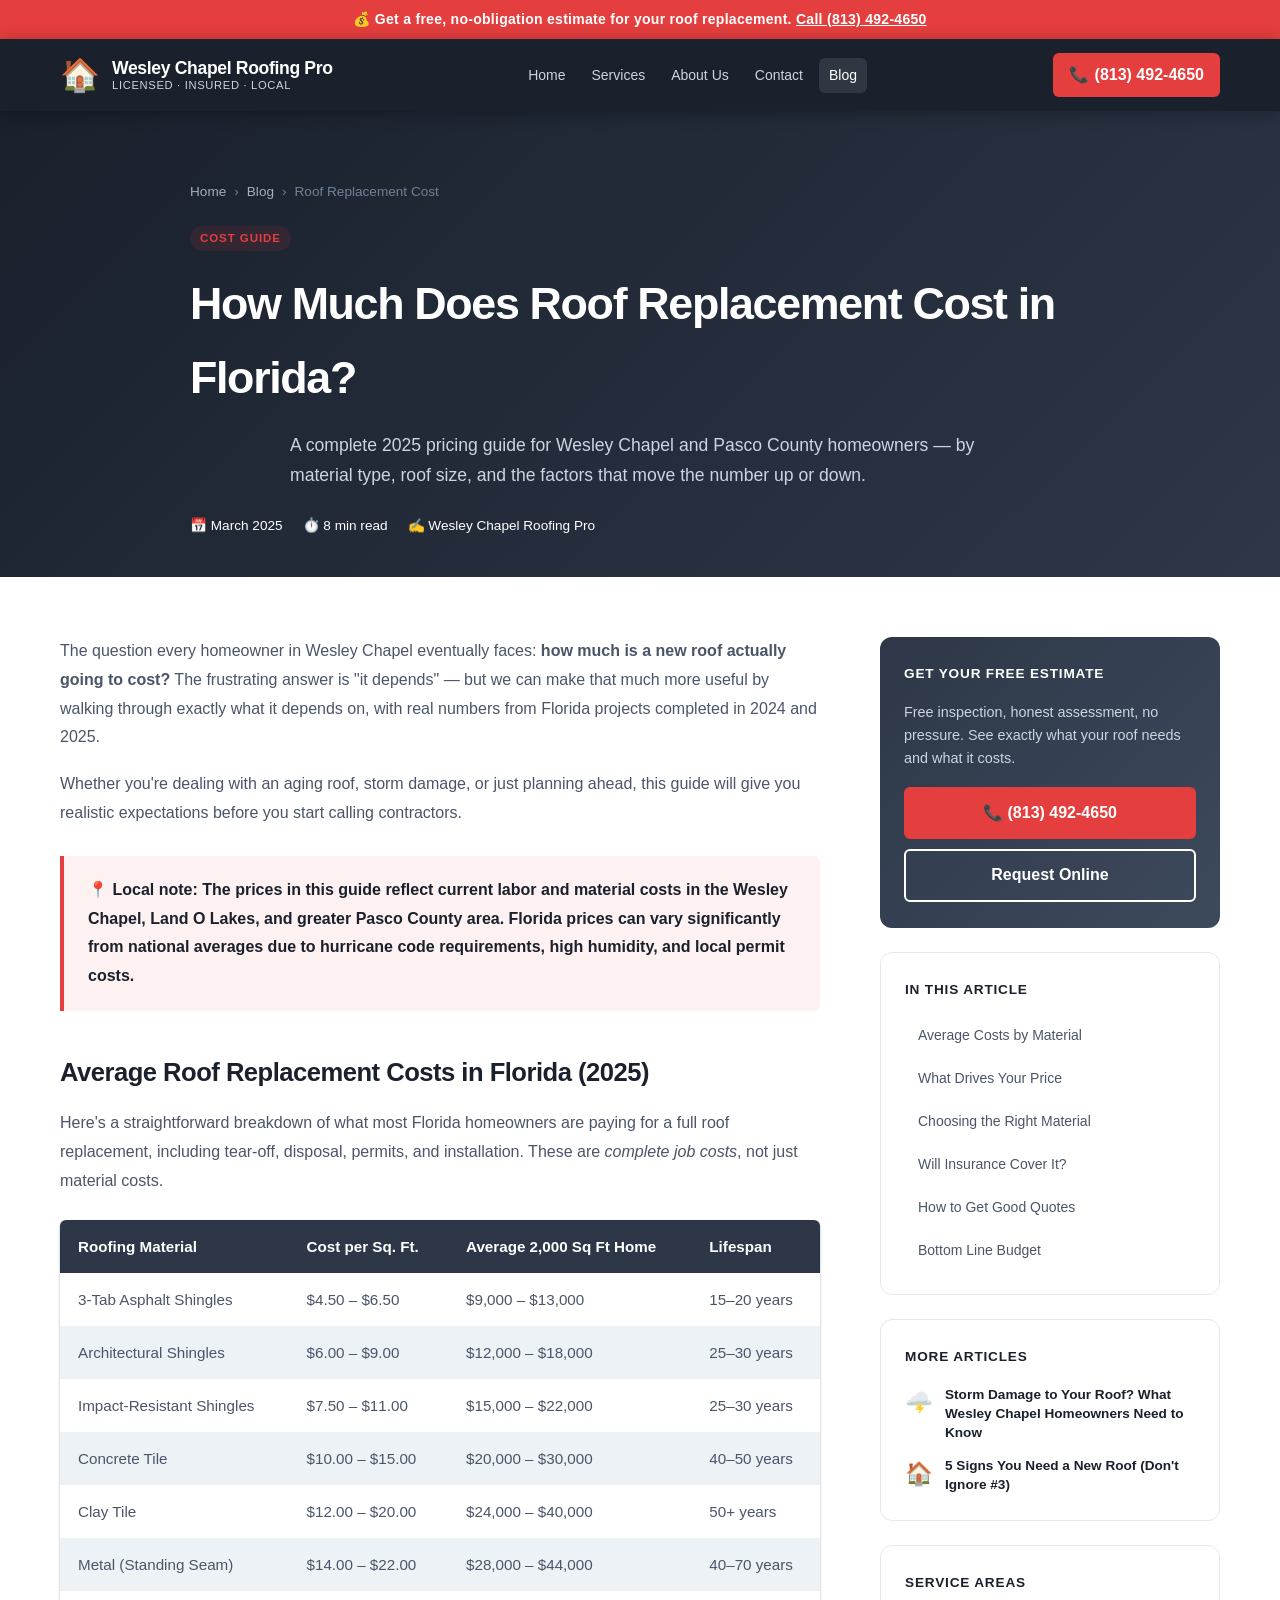
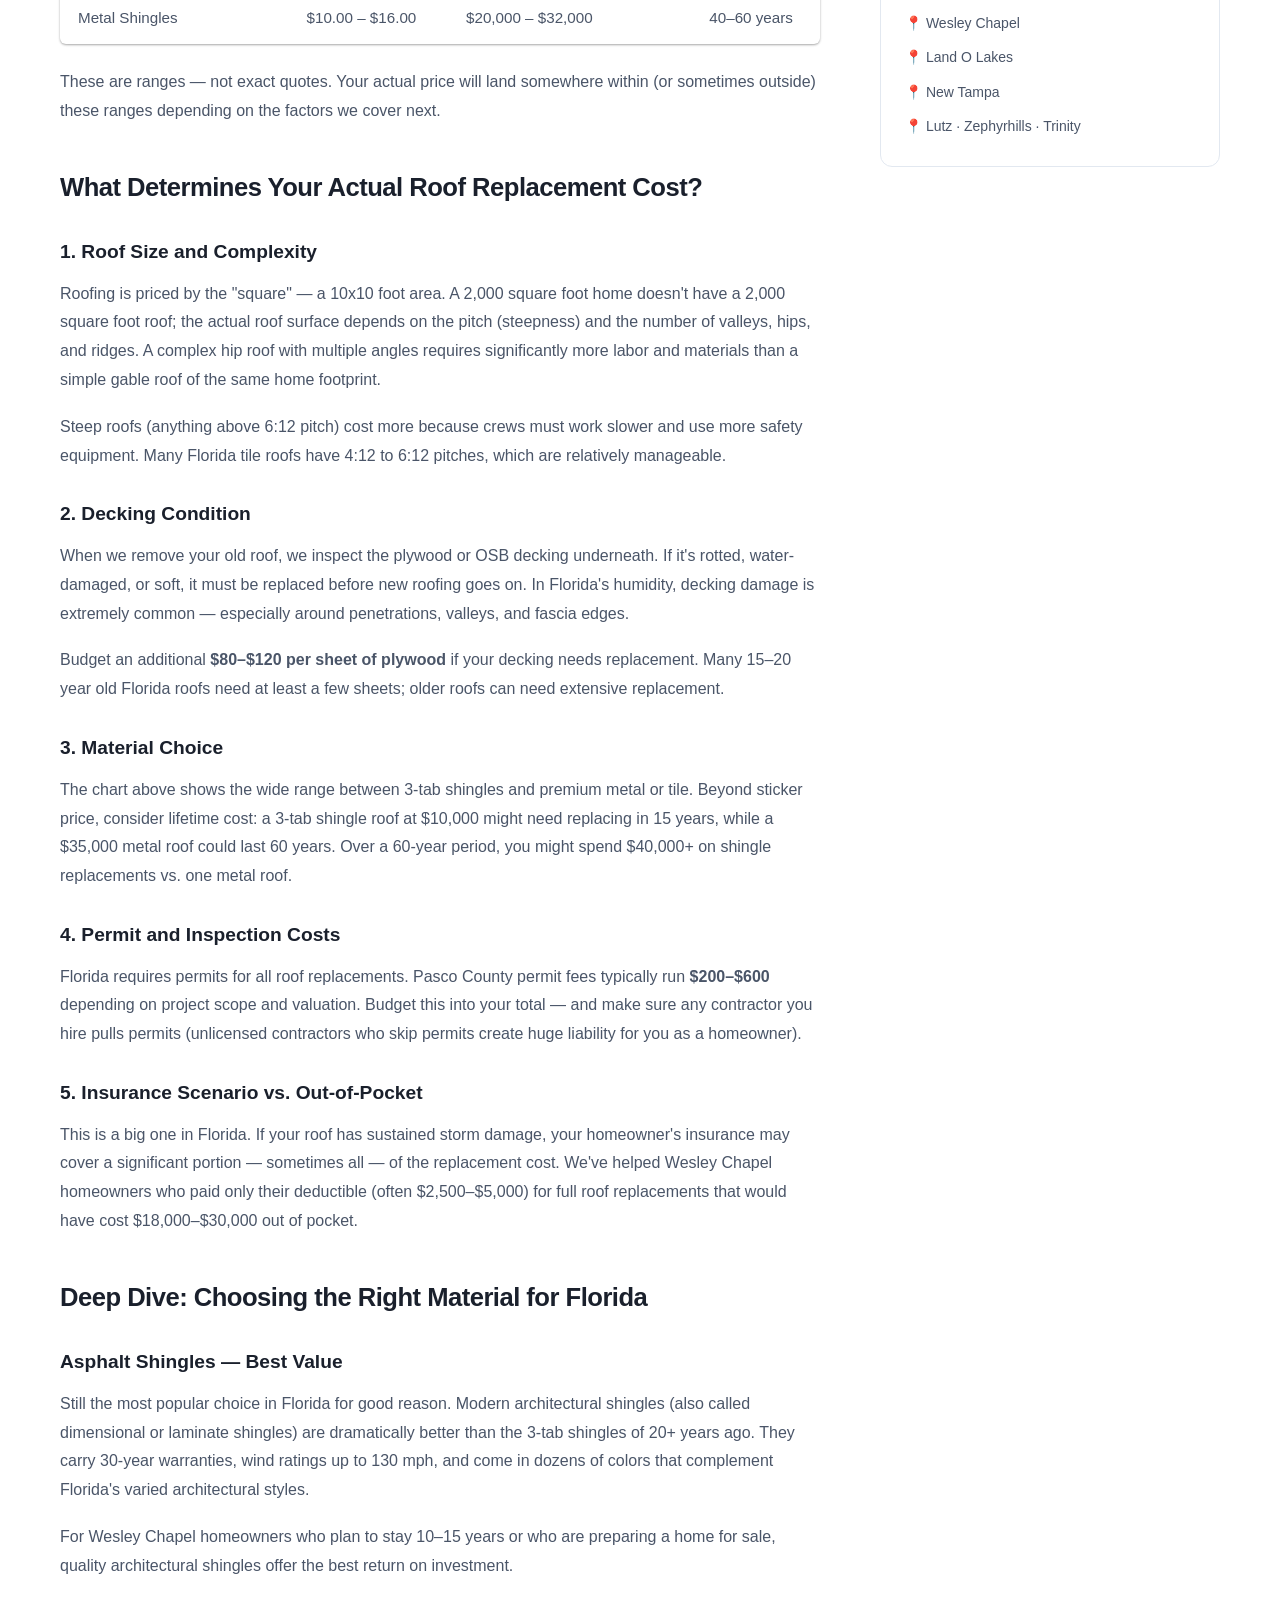
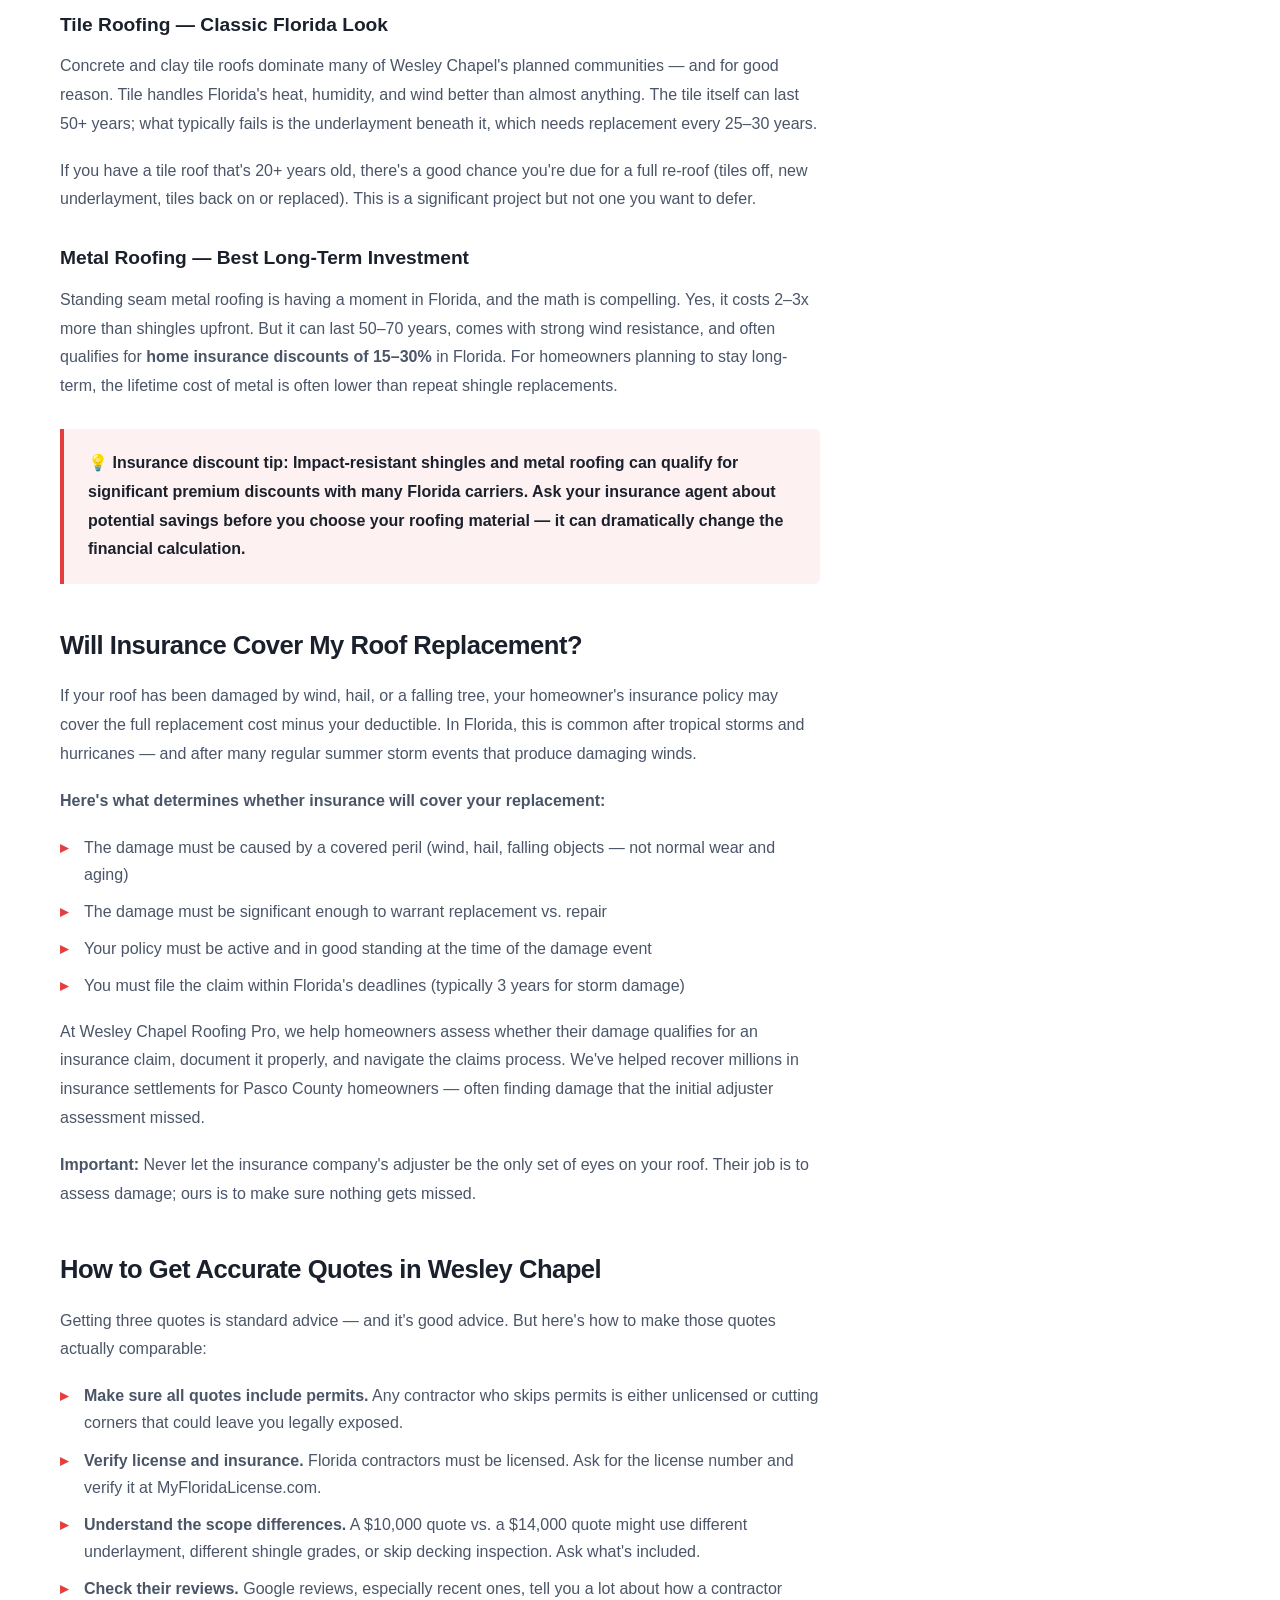
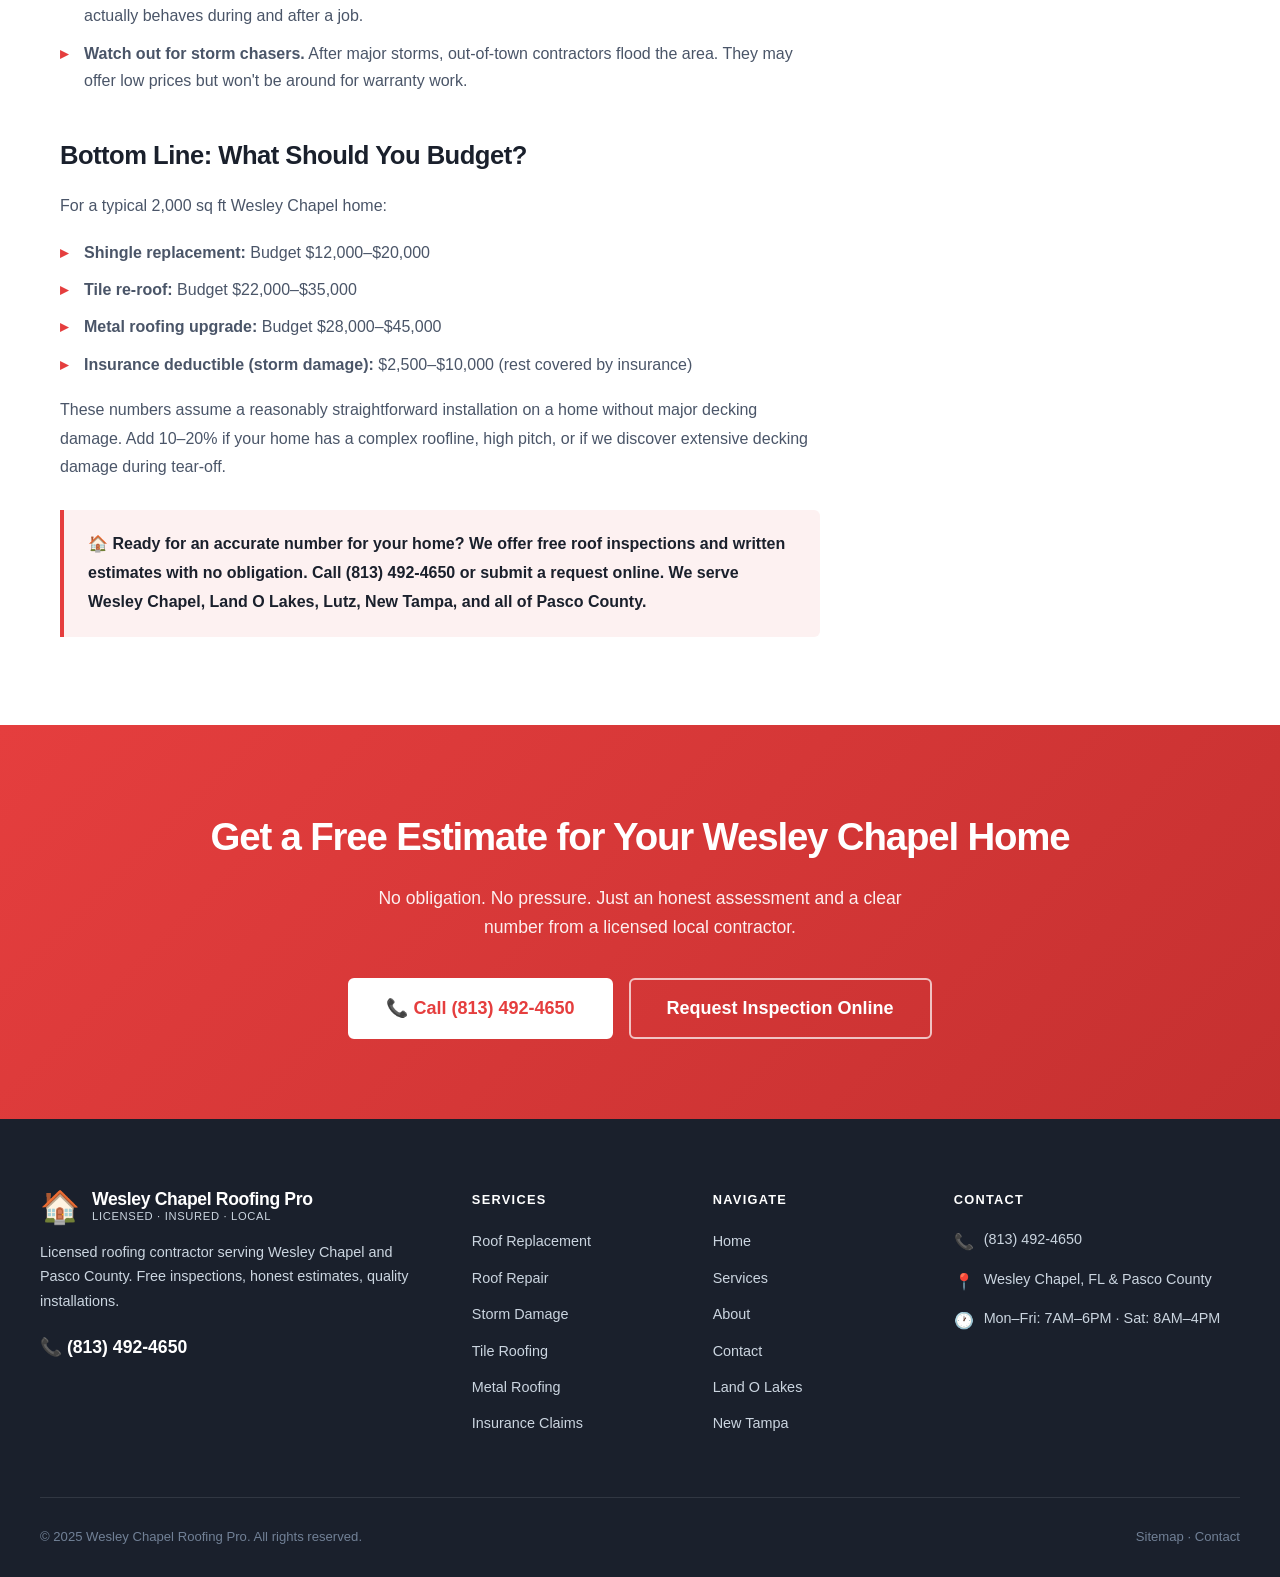
<file: blog/roof-replacement-cost-florida.html>
<!DOCTYPE html>
<html lang="en">
<head>
  <meta charset="UTF-8">
  <meta name="viewport" content="width=device-width, initial-scale=1.0">
  <title>How Much Does Roof Replacement Cost in Florida? (2025 Guide)</title>
  <meta name="description" content="Complete guide to roof replacement costs in Florida for 2025. Learn average costs by material type, roof size, and what factors drive prices up or down. Plus how to use insurance to cover costs.">
  <link rel="canonical" href="https://wesleychapelroofingpro.com/blog/roof-replacement-cost-florida.html">
  <meta property="og:title" content="How Much Does Roof Replacement Cost in Florida? (2025 Price Guide)">
  <meta property="og:description" content="Average roof replacement costs in Florida by material: shingles, tile, metal. What homeowners in Wesley Chapel need to budget for.">
  <link rel="stylesheet" href="../css/style.css">
  <script type="application/ld+json">
  {
    "@context": "https://schema.org",
    "@type": "Article",
    "headline": "How Much Does Roof Replacement Cost in Florida?",
    "description": "Complete guide to Florida roof replacement costs for homeowners in Wesley Chapel and Pasco County.",
    "author": {"@type": "Organization", "name": "Wesley Chapel Roofing Pro"},
    "publisher": {"@type": "Organization", "name": "Wesley Chapel Roofing Pro", "url": "https://wesleychapelroofingpro.com"},
    "datePublished": "2025-03-01",
    "dateModified": "2025-03-01",
    "url": "https://wesleychapelroofingpro.com/blog/roof-replacement-cost-florida.html"
  }
  </script>
</head>
<body>

  <div class="emergency-banner">
    💰 Get a free, no-obligation estimate for your roof replacement. <a href="tel:8134924650">Call (813) 492-4650</a>
  </div>

  <header class="site-header">
    <div class="header-inner">
      <a href="../index.html" class="logo"><span class="logo-icon" aria-hidden="true">🏠</span><span class="logo-text"><span class="logo-name">Wesley Chapel Roofing Pro</span><span class="logo-tagline">Licensed · Insured · Local</span></span></a>
      <nav class="header-nav" aria-label="Main navigation">
        <a href="../index.html">Home</a>
        <a href="../services.html">Services</a>
        <a href="../about.html">About Us</a>
        <a href="../contact.html">Contact</a>
        <a href="roof-replacement-cost-florida.html" class="active">Blog</a>
      </nav>
      <div class="header-cta">
        <a href="tel:8134924650" class="phone-link"><span aria-hidden="true">📞</span><span class="phone-text">(813) 492-4650</span></a>
        <button class="menu-toggle" aria-label="Toggle navigation" onclick="document.querySelector('.header-nav').classList.toggle('open')">☰</button>
      </div>
    </div>
  </header>

  <!-- Article Header -->
  <section class="page-hero" style="text-align:left;padding-bottom:40px;">
    <div style="max-width:900px;margin:0 auto;">
      <div class="breadcrumb" style="justify-content:flex-start;">
        <a href="../index.html">Home</a><span>›</span><a href="roof-replacement-cost-florida.html">Blog</a><span>›</span><span>Roof Replacement Cost</span>
      </div>
      <span class="blog-tag" style="margin-bottom:16px;display:inline-block;">Cost Guide</span>
      <h1 style="font-size:clamp(1.8rem,4vw,2.8rem);font-weight:900;margin-bottom:16px;letter-spacing:-0.03em;">How Much Does Roof Replacement Cost in Florida?</h1>
      <p style="font-size:1.1rem;color:var(--gray-300);max-width:700px;line-height:1.7;">A complete 2025 pricing guide for Wesley Chapel and Pasco County homeowners — by material type, roof size, and the factors that move the number up or down.</p>
      <div style="display:flex;gap:20px;margin-top:20px;font-size:0.85rem;color:var(--gray-400);">
        <span>📅 March 2025</span>
        <span>⏱️ 8 min read</span>
        <span>✍️ Wesley Chapel Roofing Pro</span>
      </div>
    </div>
  </section>

  <!-- Article Layout -->
  <div class="article-layout">
    <!-- Main Content -->
    <article class="article-content">

      <p>The question every homeowner in Wesley Chapel eventually faces: <strong>how much is a new roof actually going to cost?</strong> The frustrating answer is "it depends" — but we can make that much more useful by walking through exactly what it depends on, with real numbers from Florida projects completed in 2024 and 2025.</p>

      <p>Whether you're dealing with an aging roof, storm damage, or just planning ahead, this guide will give you realistic expectations before you start calling contractors.</p>

      <div class="article-highlight">
        <p>📍 <strong>Local note:</strong> The prices in this guide reflect current labor and material costs in the Wesley Chapel, Land O Lakes, and greater Pasco County area. Florida prices can vary significantly from national averages due to hurricane code requirements, high humidity, and local permit costs.</p>
      </div>

      <h2 id="average-costs">Average Roof Replacement Costs in Florida (2025)</h2>

      <p>Here's a straightforward breakdown of what most Florida homeowners are paying for a full roof replacement, including tear-off, disposal, permits, and installation. These are <em>complete job costs</em>, not just material costs.</p>

      <table class="price-table">
        <thead>
          <tr><th>Roofing Material</th><th>Cost per Sq. Ft.</th><th>Average 2,000 Sq Ft Home</th><th>Lifespan</th></tr>
        </thead>
        <tbody>
          <tr><td>3-Tab Asphalt Shingles</td><td>$4.50 – $6.50</td><td>$9,000 – $13,000</td><td>15–20 years</td></tr>
          <tr><td>Architectural Shingles</td><td>$6.00 – $9.00</td><td>$12,000 – $18,000</td><td>25–30 years</td></tr>
          <tr><td>Impact-Resistant Shingles</td><td>$7.50 – $11.00</td><td>$15,000 – $22,000</td><td>25–30 years</td></tr>
          <tr><td>Concrete Tile</td><td>$10.00 – $15.00</td><td>$20,000 – $30,000</td><td>40–50 years</td></tr>
          <tr><td>Clay Tile</td><td>$12.00 – $20.00</td><td>$24,000 – $40,000</td><td>50+ years</td></tr>
          <tr><td>Metal (Standing Seam)</td><td>$14.00 – $22.00</td><td>$28,000 – $44,000</td><td>40–70 years</td></tr>
          <tr><td>Metal Shingles</td><td>$10.00 – $16.00</td><td>$20,000 – $32,000</td><td>40–60 years</td></tr>
        </tbody>
      </table>

      <p>These are ranges — not exact quotes. Your actual price will land somewhere within (or sometimes outside) these ranges depending on the factors we cover next.</p>

      <h2 id="cost-factors">What Determines Your Actual Roof Replacement Cost?</h2>

      <h3>1. Roof Size and Complexity</h3>
      <p>Roofing is priced by the "square" — a 10x10 foot area. A 2,000 square foot home doesn't have a 2,000 square foot roof; the actual roof surface depends on the pitch (steepness) and the number of valleys, hips, and ridges. A complex hip roof with multiple angles requires significantly more labor and materials than a simple gable roof of the same home footprint.</p>
      <p>Steep roofs (anything above 6:12 pitch) cost more because crews must work slower and use more safety equipment. Many Florida tile roofs have 4:12 to 6:12 pitches, which are relatively manageable.</p>

      <h3>2. Decking Condition</h3>
      <p>When we remove your old roof, we inspect the plywood or OSB decking underneath. If it's rotted, water-damaged, or soft, it must be replaced before new roofing goes on. In Florida's humidity, decking damage is extremely common — especially around penetrations, valleys, and fascia edges.</p>
      <p>Budget an additional <strong>$80–$120 per sheet of plywood</strong> if your decking needs replacement. Many 15–20 year old Florida roofs need at least a few sheets; older roofs can need extensive replacement.</p>

      <h3>3. Material Choice</h3>
      <p>The chart above shows the wide range between 3-tab shingles and premium metal or tile. Beyond sticker price, consider lifetime cost: a 3-tab shingle roof at $10,000 might need replacing in 15 years, while a $35,000 metal roof could last 60 years. Over a 60-year period, you might spend $40,000+ on shingle replacements vs. one metal roof.</p>

      <h3>4. Permit and Inspection Costs</h3>
      <p>Florida requires permits for all roof replacements. Pasco County permit fees typically run <strong>$200–$600</strong> depending on project scope and valuation. Budget this into your total — and make sure any contractor you hire pulls permits (unlicensed contractors who skip permits create huge liability for you as a homeowner).</p>

      <h3>5. Insurance Scenario vs. Out-of-Pocket</h3>
      <p>This is a big one in Florida. If your roof has sustained storm damage, your homeowner's insurance may cover a significant portion — sometimes all — of the replacement cost. We've helped Wesley Chapel homeowners who paid only their deductible (often $2,500–$5,000) for full roof replacements that would have cost $18,000–$30,000 out of pocket.</p>

      <h2 id="by-material">Deep Dive: Choosing the Right Material for Florida</h2>

      <h3>Asphalt Shingles — Best Value</h3>
      <p>Still the most popular choice in Florida for good reason. Modern architectural shingles (also called dimensional or laminate shingles) are dramatically better than the 3-tab shingles of 20+ years ago. They carry 30-year warranties, wind ratings up to 130 mph, and come in dozens of colors that complement Florida's varied architectural styles.</p>
      <p>For Wesley Chapel homeowners who plan to stay 10–15 years or who are preparing a home for sale, quality architectural shingles offer the best return on investment.</p>

      <h3>Tile Roofing — Classic Florida Look</h3>
      <p>Concrete and clay tile roofs dominate many of Wesley Chapel's planned communities — and for good reason. Tile handles Florida's heat, humidity, and wind better than almost anything. The tile itself can last 50+ years; what typically fails is the underlayment beneath it, which needs replacement every 25–30 years.</p>
      <p>If you have a tile roof that's 20+ years old, there's a good chance you're due for a full re-roof (tiles off, new underlayment, tiles back on or replaced). This is a significant project but not one you want to defer.</p>

      <h3>Metal Roofing — Best Long-Term Investment</h3>
      <p>Standing seam metal roofing is having a moment in Florida, and the math is compelling. Yes, it costs 2–3x more than shingles upfront. But it can last 50–70 years, comes with strong wind resistance, and often qualifies for <strong>home insurance discounts of 15–30%</strong> in Florida. For homeowners planning to stay long-term, the lifetime cost of metal is often lower than repeat shingle replacements.</p>

      <div class="article-highlight">
        <p>💡 <strong>Insurance discount tip:</strong> Impact-resistant shingles and metal roofing can qualify for significant premium discounts with many Florida carriers. Ask your insurance agent about potential savings before you choose your roofing material — it can dramatically change the financial calculation.</p>
      </div>

      <h2 id="insurance-coverage">Will Insurance Cover My Roof Replacement?</h2>

      <p>If your roof has been damaged by wind, hail, or a falling tree, your homeowner's insurance policy may cover the full replacement cost minus your deductible. In Florida, this is common after tropical storms and hurricanes — and after many regular summer storm events that produce damaging winds.</p>

      <p><strong>Here's what determines whether insurance will cover your replacement:</strong></p>
      <ul>
        <li>The damage must be caused by a covered peril (wind, hail, falling objects — not normal wear and aging)</li>
        <li>The damage must be significant enough to warrant replacement vs. repair</li>
        <li>Your policy must be active and in good standing at the time of the damage event</li>
        <li>You must file the claim within Florida's deadlines (typically 3 years for storm damage)</li>
      </ul>

      <p>At Wesley Chapel Roofing Pro, we help homeowners assess whether their damage qualifies for an insurance claim, document it properly, and navigate the claims process. We've helped recover millions in insurance settlements for Pasco County homeowners — often finding damage that the initial adjuster assessment missed.</p>

      <p><strong>Important:</strong> Never let the insurance company's adjuster be the only set of eyes on your roof. Their job is to assess damage; ours is to make sure nothing gets missed.</p>

      <h2 id="getting-quotes">How to Get Accurate Quotes in Wesley Chapel</h2>

      <p>Getting three quotes is standard advice — and it's good advice. But here's how to make those quotes actually comparable:</p>

      <ul>
        <li><strong>Make sure all quotes include permits.</strong> Any contractor who skips permits is either unlicensed or cutting corners that could leave you legally exposed.</li>
        <li><strong>Verify license and insurance.</strong> Florida contractors must be licensed. Ask for the license number and verify it at MyFloridaLicense.com.</li>
        <li><strong>Understand the scope differences.</strong> A $10,000 quote vs. a $14,000 quote might use different underlayment, different shingle grades, or skip decking inspection. Ask what's included.</li>
        <li><strong>Check their reviews.</strong> Google reviews, especially recent ones, tell you a lot about how a contractor actually behaves during and after a job.</li>
        <li><strong>Watch out for storm chasers.</strong> After major storms, out-of-town contractors flood the area. They may offer low prices but won't be around for warranty work.</li>
      </ul>

      <h2 id="bottom-line">Bottom Line: What Should You Budget?</h2>

      <p>For a typical 2,000 sq ft Wesley Chapel home:</p>
      <ul>
        <li><strong>Shingle replacement:</strong> Budget $12,000–$20,000</li>
        <li><strong>Tile re-roof:</strong> Budget $22,000–$35,000</li>
        <li><strong>Metal roofing upgrade:</strong> Budget $28,000–$45,000</li>
        <li><strong>Insurance deductible (storm damage):</strong> $2,500–$10,000 (rest covered by insurance)</li>
      </ul>

      <p>These numbers assume a reasonably straightforward installation on a home without major decking damage. Add 10–20% if your home has a complex roofline, high pitch, or if we discover extensive decking damage during tear-off.</p>

      <div class="article-highlight">
        <p>🏠 <strong>Ready for an accurate number for your home?</strong> We offer free roof inspections and written estimates with no obligation. Call <a href="tel:8134924650">(813) 492-4650</a> or <a href="../contact.html">submit a request online</a>. We serve Wesley Chapel, Land O Lakes, Lutz, New Tampa, and all of Pasco County.</p>
      </div>

    </article>

    <!-- Sidebar -->
    <aside class="article-sidebar">
      <div class="sidebar-widget sidebar-cta">
        <h4>Get Your Free Estimate</h4>
        <p>Free inspection, honest assessment, no pressure. See exactly what your roof needs and what it costs.</p>
        <a href="tel:8134924650" class="btn btn-primary" style="margin-bottom:10px;">📞 (813) 492-4650</a>
        <a href="../contact.html" class="btn btn-secondary">Request Online</a>
      </div>

      <div class="sidebar-widget">
        <h4>In This Article</h4>
        <nav class="toc-list" aria-label="Table of contents">
          <a href="#average-costs">Average Costs by Material</a>
          <a href="#cost-factors">What Drives Your Price</a>
          <a href="#by-material">Choosing the Right Material</a>
          <a href="#insurance-coverage">Will Insurance Cover It?</a>
          <a href="#getting-quotes">How to Get Good Quotes</a>
          <a href="#bottom-line">Bottom Line Budget</a>
        </nav>
      </div>

      <div class="sidebar-widget">
        <h4>More Articles</h4>
        <div class="recent-posts">
          <div class="recent-post-item">
            <span class="recent-post-icon" aria-hidden="true">🌩️</span>
            <a href="storm-damage-roof-guide.html">Storm Damage to Your Roof? What Wesley Chapel Homeowners Need to Know</a>
          </div>
          <div class="recent-post-item">
            <span class="recent-post-icon" aria-hidden="true">🏠</span>
            <a href="signs-you-need-new-roof.html">5 Signs You Need a New Roof (Don't Ignore #3)</a>
          </div>
        </div>
      </div>

      <div class="sidebar-widget">
        <h4>Service Areas</h4>
        <ul style="list-style:none;display:flex;flex-direction:column;gap:8px;">
          <li><a href="../index.html" style="font-size:0.875rem;color:var(--text-body);">📍 Wesley Chapel</a></li>
          <li><a href="../roof-repair-land-o-lakes-fl.html" style="font-size:0.875rem;color:var(--text-body);">📍 Land O Lakes</a></li>
          <li><a href="../roof-repair-new-tampa-fl.html" style="font-size:0.875rem;color:var(--text-body);">📍 New Tampa</a></li>
          <li><span style="font-size:0.875rem;color:var(--text-body);">📍 Lutz · Zephyrhills · Trinity</span></li>
        </ul>
      </div>
    </aside>
  </div>

  <!-- CTA Section -->
  <section class="cta-section">
    <h2>Get a Free Estimate for Your Wesley Chapel Home</h2>
    <p>No obligation. No pressure. Just an honest assessment and a clear number from a licensed local contractor.</p>
    <div class="cta-actions">
      <a href="tel:8134924650" class="btn btn-white btn-lg">📞 Call (813) 492-4650</a>
      <a href="../contact.html" class="btn btn-white-outline btn-lg">Request Inspection Online</a>
    </div>
  </section>

  <!-- Footer -->
  <footer class="site-footer">
    <div class="footer-grid">
      <div class="footer-brand">
        <a href="../index.html" class="logo"><span class="logo-icon" aria-hidden="true">🏠</span><span class="logo-text"><span class="logo-name" style="color:white;">Wesley Chapel Roofing Pro</span><span class="logo-tagline">Licensed · Insured · Local</span></span></a>
        <p>Licensed roofing contractor serving Wesley Chapel and Pasco County. Free inspections, honest estimates, quality installations.</p>
        <a href="tel:8134924650" class="footer-phone-link">📞 (813) 492-4650</a>
      </div>
      <div class="footer-col"><h4>Services</h4><ul>
        <li><a href="../services.html#roof-replacement">Roof Replacement</a></li>
        <li><a href="../services.html#roof-repair">Roof Repair</a></li>
        <li><a href="../services.html#storm-damage">Storm Damage</a></li>
        <li><a href="../services.html#tile">Tile Roofing</a></li>
        <li><a href="../services.html#metal">Metal Roofing</a></li>
        <li><a href="../services.html#insurance">Insurance Claims</a></li>
      </ul></div>
      <div class="footer-col"><h4>Navigate</h4><ul>
        <li><a href="../index.html">Home</a></li>
        <li><a href="../services.html">Services</a></li>
        <li><a href="../about.html">About</a></li>
        <li><a href="../contact.html">Contact</a></li>
        <li><a href="../roof-repair-land-o-lakes-fl.html">Land O Lakes</a></li>
        <li><a href="../roof-repair-new-tampa-fl.html">New Tampa</a></li>
      </ul></div>
      <div class="footer-col"><h4>Contact</h4>
        <div class="footer-contact-item"><span class="icon" aria-hidden="true">📞</span><a href="tel:8134924650" style="color:#cbd5e0;">(813) 492-4650</a></div>
        <div class="footer-contact-item"><span class="icon" aria-hidden="true">📍</span><span>Wesley Chapel, FL &amp; Pasco County</span></div>
        <div class="footer-contact-item"><span class="icon" aria-hidden="true">🕐</span><span>Mon–Fri: 7AM–6PM · Sat: 8AM–4PM</span></div>
      </div>
    </div>
    <div class="footer-bottom">
      <p>© 2025 Wesley Chapel Roofing Pro. All rights reserved.</p>
      <p><a href="../sitemap.xml">Sitemap</a> · <a href="../contact.html">Contact</a></p>
    </div>
  </footer>

  <a href="tel:8134924650" class="sticky-phone-bar">📞 Free Estimate: (813) 492-4650</a>
</body>
</html>
</file>
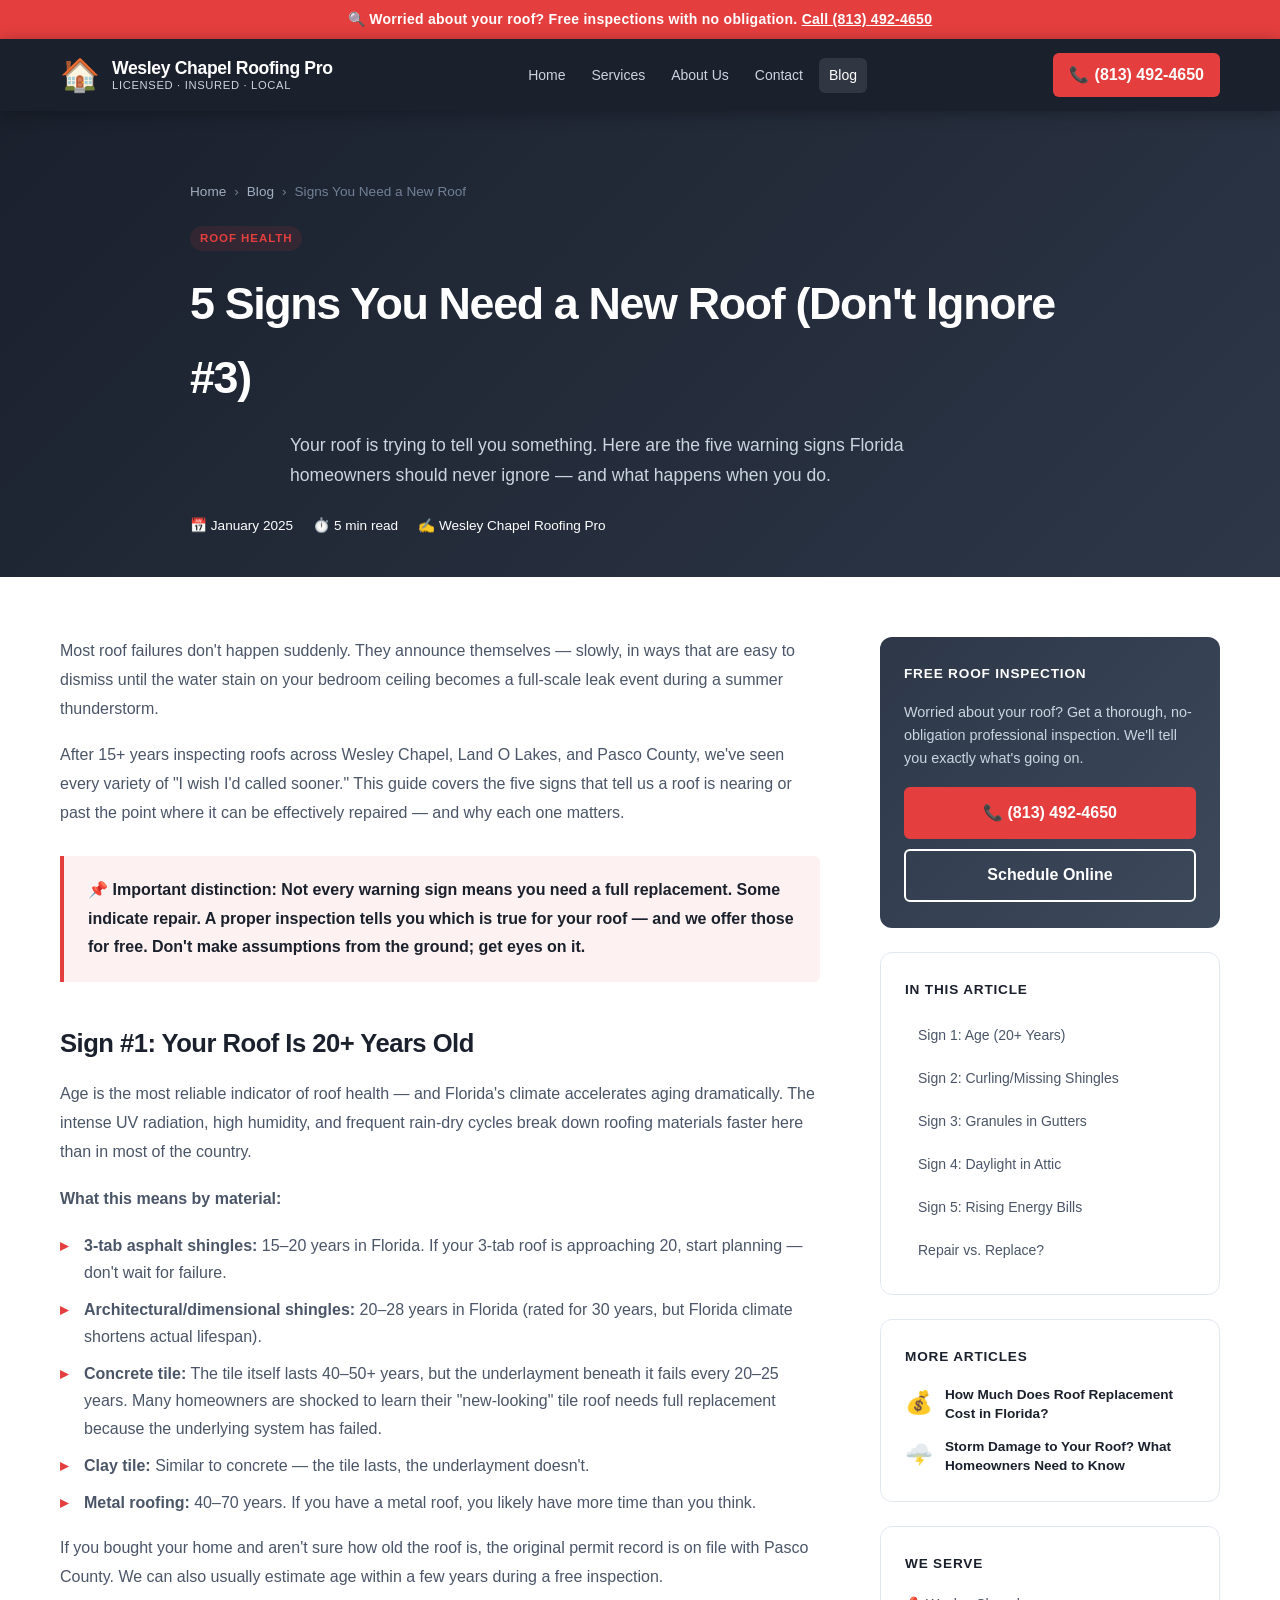
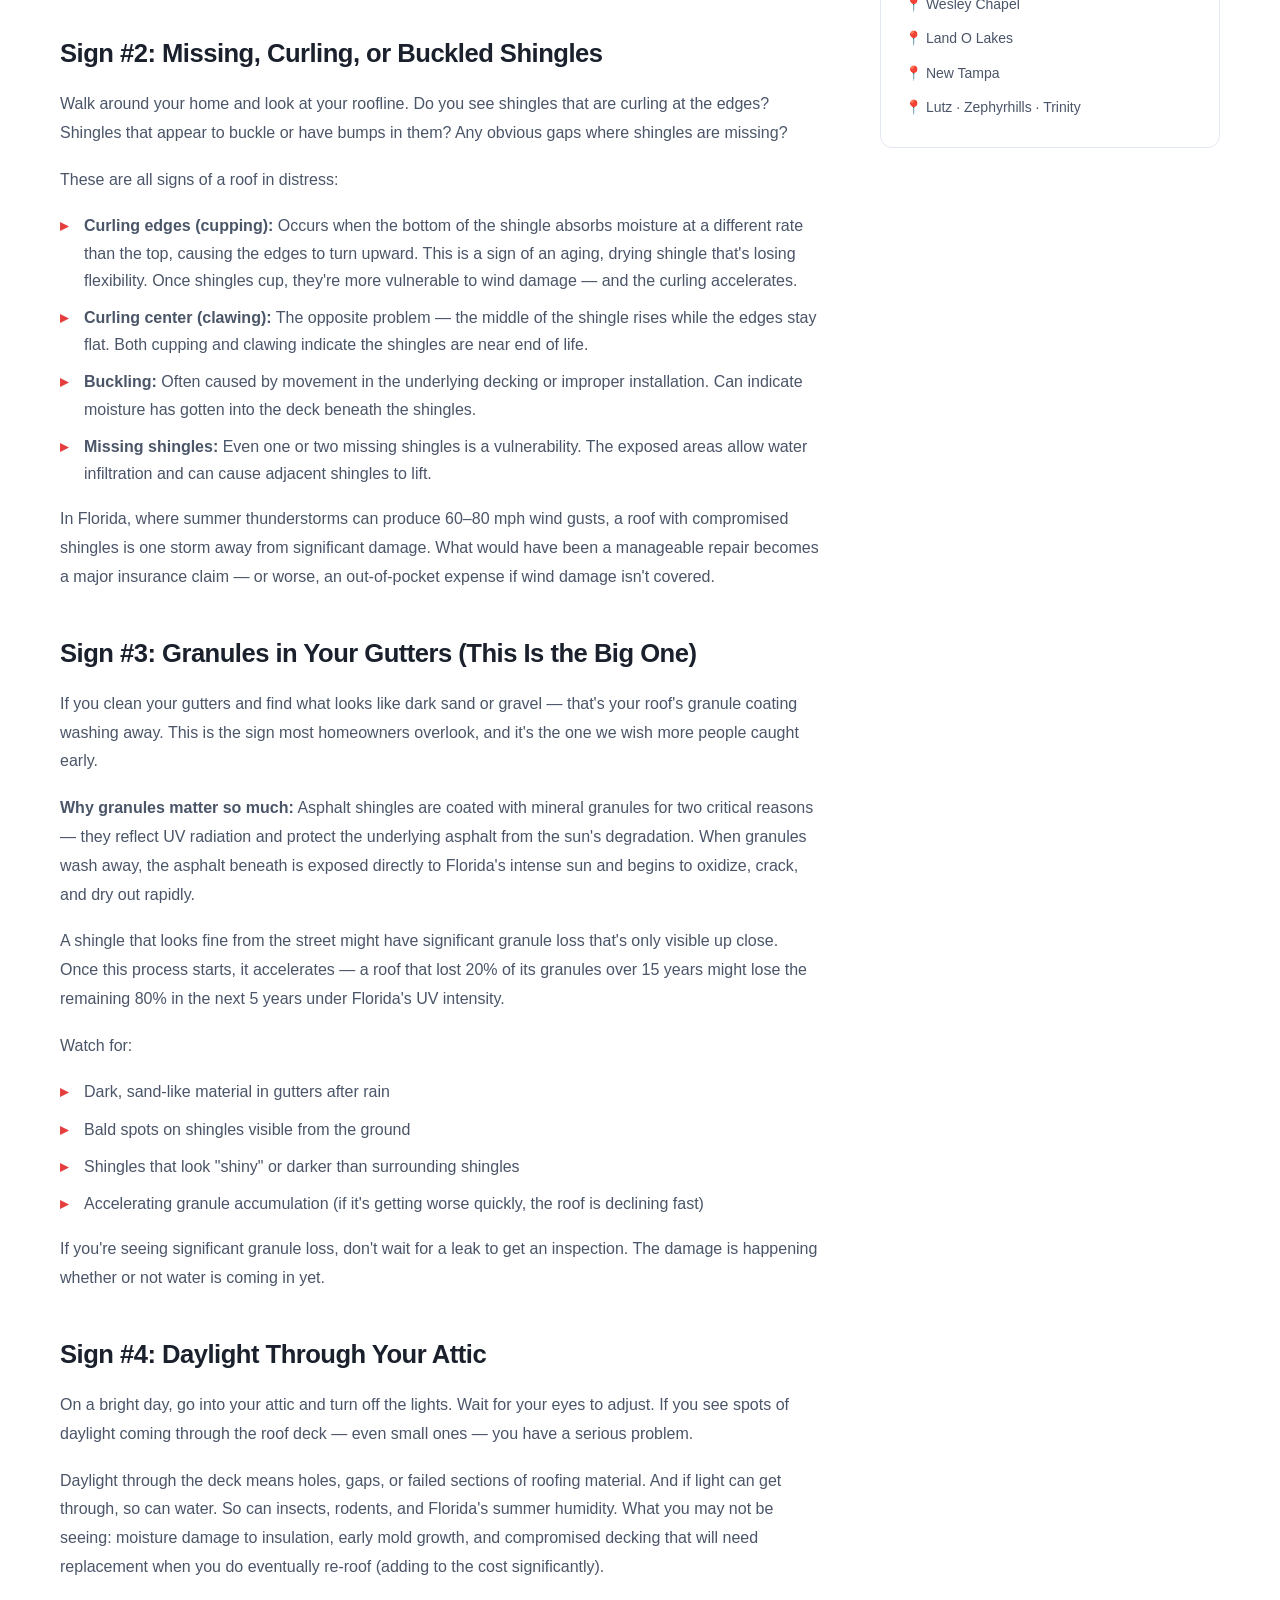
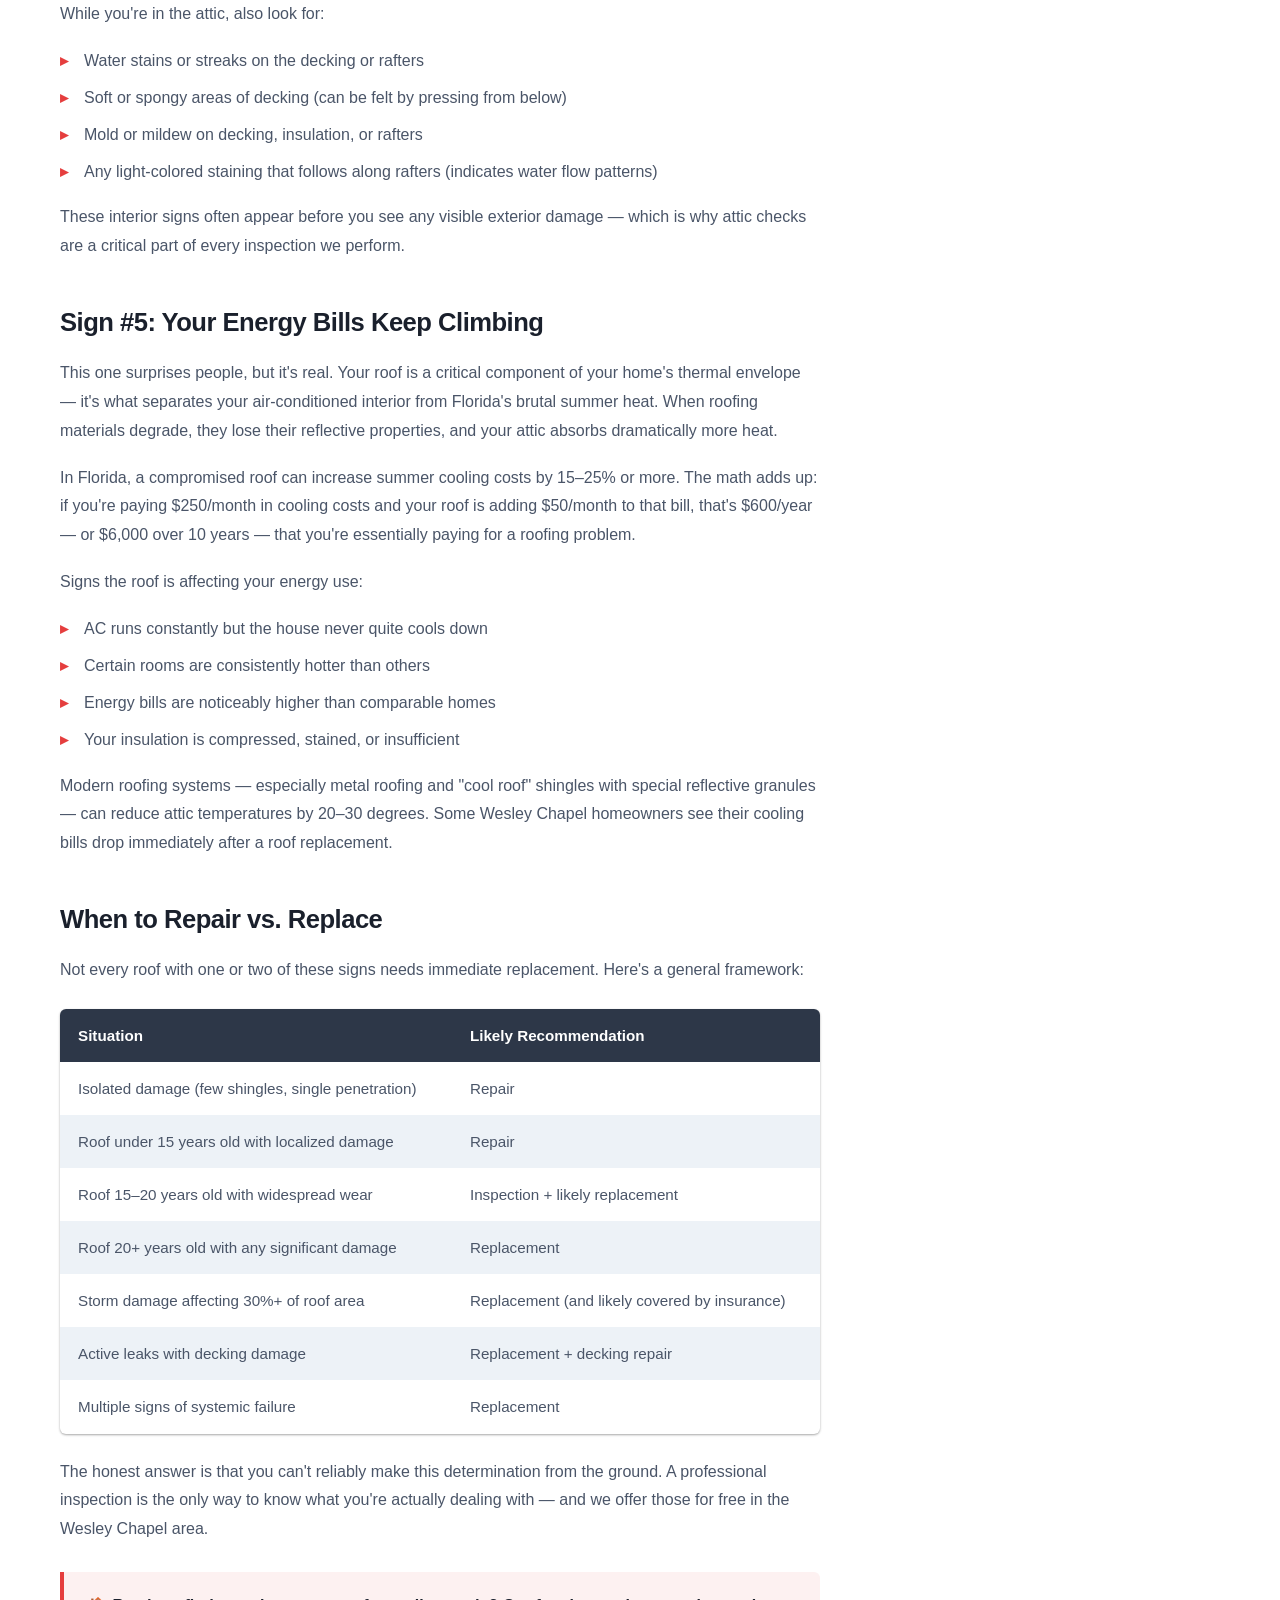
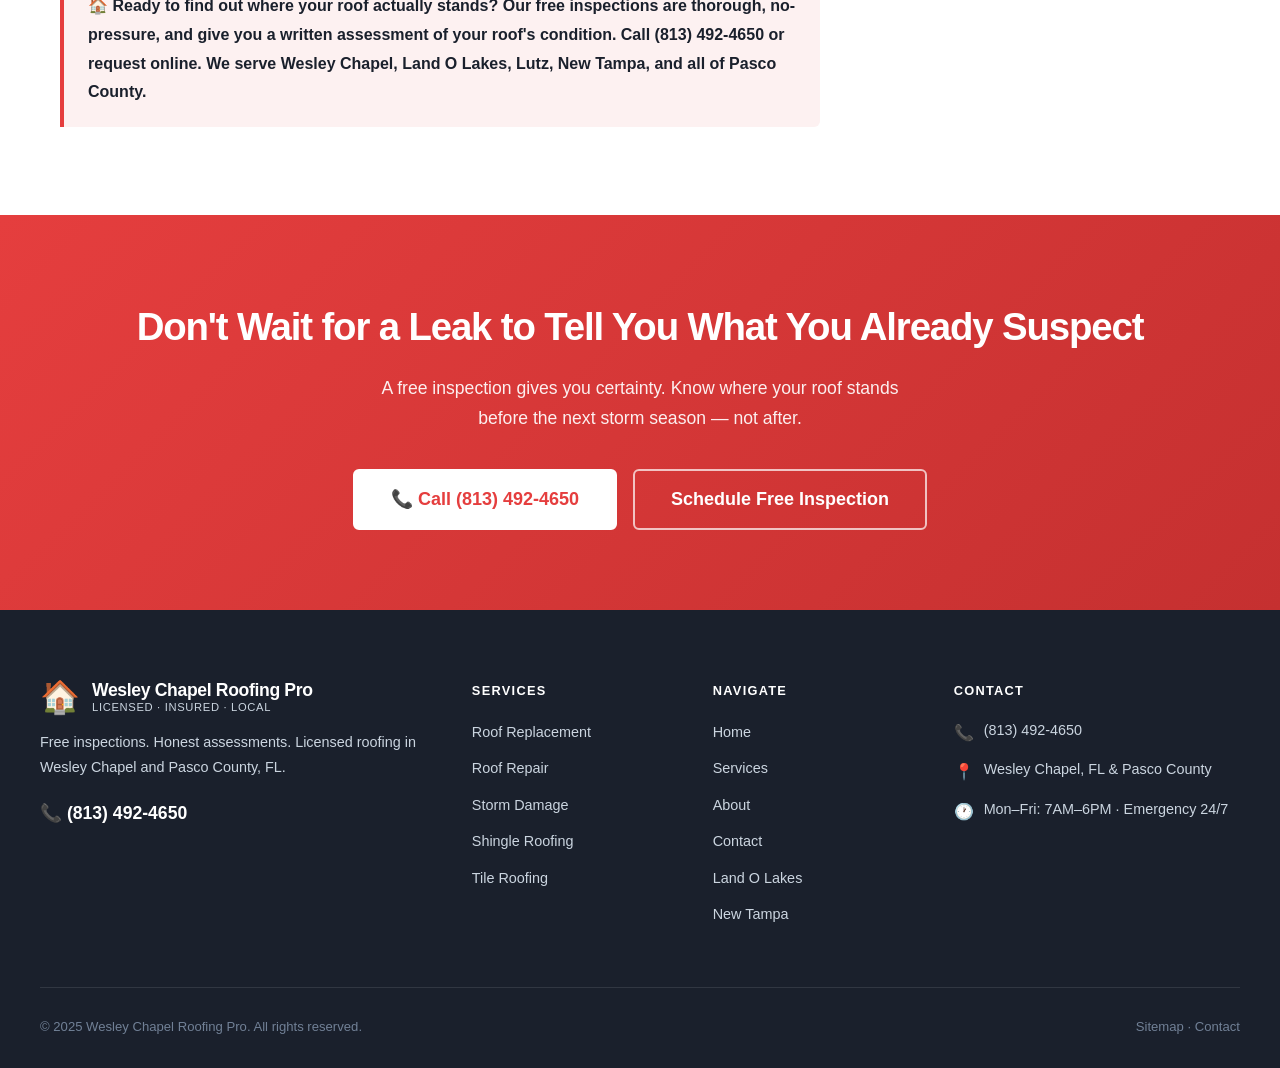
<file: blog/signs-you-need-new-roof.html>
<!DOCTYPE html>
<html lang="en">
<head>
  <meta charset="UTF-8">
  <meta name="viewport" content="width=device-width, initial-scale=1.0">
  <title>5 Signs You Need a New Roof (Don't Ignore #3) | Wesley Chapel Roofing Pro</title>
  <meta name="description" content="5 warning signs that tell Florida homeowners it's time for a new roof. When to repair vs. replace, and what happens if you wait too long. Serving Wesley Chapel and Pasco County.">
  <link rel="canonical" href="https://wesleychapelroofingpro.com/blog/signs-you-need-new-roof.html">
  <link rel="stylesheet" href="../css/style.css">
  <script type="application/ld+json">
  {
    "@context": "https://schema.org",
    "@type": "Article",
    "headline": "5 Signs You Need a New Roof (Don't Ignore #3)",
    "description": "Warning signs for Florida homeowners that indicate it's time for a roof inspection or replacement.",
    "author": {"@type": "Organization", "name": "Wesley Chapel Roofing Pro"},
    "publisher": {"@type": "Organization", "name": "Wesley Chapel Roofing Pro", "url": "https://wesleychapelroofingpro.com"},
    "datePublished": "2025-01-20",
    "dateModified": "2025-01-20",
    "url": "https://wesleychapelroofingpro.com/blog/signs-you-need-new-roof.html"
  }
  </script>
</head>
<body>

  <div class="emergency-banner">
    🔍 Worried about your roof? Free inspections with no obligation. <a href="tel:8134924650">Call (813) 492-4650</a>
  </div>

  <header class="site-header">
    <div class="header-inner">
      <a href="../index.html" class="logo"><span class="logo-icon" aria-hidden="true">🏠</span><span class="logo-text"><span class="logo-name">Wesley Chapel Roofing Pro</span><span class="logo-tagline">Licensed · Insured · Local</span></span></a>
      <nav class="header-nav" aria-label="Main navigation">
        <a href="../index.html">Home</a>
        <a href="../services.html">Services</a>
        <a href="../about.html">About Us</a>
        <a href="../contact.html">Contact</a>
        <a href="signs-you-need-new-roof.html" class="active">Blog</a>
      </nav>
      <div class="header-cta">
        <a href="tel:8134924650" class="phone-link"><span aria-hidden="true">📞</span><span class="phone-text">(813) 492-4650</span></a>
        <button class="menu-toggle" aria-label="Toggle navigation" onclick="document.querySelector('.header-nav').classList.toggle('open')">☰</button>
      </div>
    </div>
  </header>

  <!-- Article Header -->
  <section class="page-hero" style="text-align:left;padding-bottom:40px;">
    <div style="max-width:900px;margin:0 auto;">
      <div class="breadcrumb" style="justify-content:flex-start;">
        <a href="../index.html">Home</a><span>›</span><a href="roof-replacement-cost-florida.html">Blog</a><span>›</span><span>Signs You Need a New Roof</span>
      </div>
      <span class="blog-tag" style="margin-bottom:16px;display:inline-block;">Roof Health</span>
      <h1 style="font-size:clamp(1.8rem,4vw,2.8rem);font-weight:900;margin-bottom:16px;letter-spacing:-0.03em;">5 Signs You Need a New Roof (Don't Ignore #3)</h1>
      <p style="font-size:1.1rem;color:var(--gray-300);max-width:700px;line-height:1.7;">Your roof is trying to tell you something. Here are the five warning signs Florida homeowners should never ignore — and what happens when you do.</p>
      <div style="display:flex;gap:20px;margin-top:20px;font-size:0.85rem;color:var(--gray-400);">
        <span>📅 January 2025</span>
        <span>⏱️ 5 min read</span>
        <span>✍️ Wesley Chapel Roofing Pro</span>
      </div>
    </div>
  </section>

  <div class="article-layout">
    <article class="article-content">

      <p>Most roof failures don't happen suddenly. They announce themselves — slowly, in ways that are easy to dismiss until the water stain on your bedroom ceiling becomes a full-scale leak event during a summer thunderstorm.</p>

      <p>After 15+ years inspecting roofs across Wesley Chapel, Land O Lakes, and Pasco County, we've seen every variety of "I wish I'd called sooner." This guide covers the five signs that tell us a roof is nearing or past the point where it can be effectively repaired — and why each one matters.</p>

      <div class="article-highlight">
        <p>📌 <strong>Important distinction:</strong> Not every warning sign means you need a full replacement. Some indicate repair. A proper inspection tells you which is true for your roof — and we offer those for free. Don't make assumptions from the ground; get eyes on it.</p>
      </div>

      <h2 id="sign1">Sign #1: Your Roof Is 20+ Years Old</h2>

      <p>Age is the most reliable indicator of roof health — and Florida's climate accelerates aging dramatically. The intense UV radiation, high humidity, and frequent rain-dry cycles break down roofing materials faster here than in most of the country.</p>

      <p><strong>What this means by material:</strong></p>
      <ul>
        <li><strong>3-tab asphalt shingles:</strong> 15–20 years in Florida. If your 3-tab roof is approaching 20, start planning — don't wait for failure.</li>
        <li><strong>Architectural/dimensional shingles:</strong> 20–28 years in Florida (rated for 30 years, but Florida climate shortens actual lifespan).</li>
        <li><strong>Concrete tile:</strong> The tile itself lasts 40–50+ years, but the underlayment beneath it fails every 20–25 years. Many homeowners are shocked to learn their "new-looking" tile roof needs full replacement because the underlying system has failed.</li>
        <li><strong>Clay tile:</strong> Similar to concrete — the tile lasts, the underlayment doesn't.</li>
        <li><strong>Metal roofing:</strong> 40–70 years. If you have a metal roof, you likely have more time than you think.</li>
      </ul>

      <p>If you bought your home and aren't sure how old the roof is, the original permit record is on file with Pasco County. We can also usually estimate age within a few years during a free inspection.</p>

      <h2 id="sign2">Sign #2: Missing, Curling, or Buckled Shingles</h2>

      <p>Walk around your home and look at your roofline. Do you see shingles that are curling at the edges? Shingles that appear to buckle or have bumps in them? Any obvious gaps where shingles are missing?</p>

      <p>These are all signs of a roof in distress:</p>

      <ul>
        <li><strong>Curling edges (cupping):</strong> Occurs when the bottom of the shingle absorbs moisture at a different rate than the top, causing the edges to turn upward. This is a sign of an aging, drying shingle that's losing flexibility. Once shingles cup, they're more vulnerable to wind damage — and the curling accelerates.</li>
        <li><strong>Curling center (clawing):</strong> The opposite problem — the middle of the shingle rises while the edges stay flat. Both cupping and clawing indicate the shingles are near end of life.</li>
        <li><strong>Buckling:</strong> Often caused by movement in the underlying decking or improper installation. Can indicate moisture has gotten into the deck beneath the shingles.</li>
        <li><strong>Missing shingles:</strong> Even one or two missing shingles is a vulnerability. The exposed areas allow water infiltration and can cause adjacent shingles to lift.</li>
      </ul>

      <p>In Florida, where summer thunderstorms can produce 60–80 mph wind gusts, a roof with compromised shingles is one storm away from significant damage. What would have been a manageable repair becomes a major insurance claim — or worse, an out-of-pocket expense if wind damage isn't covered.</p>

      <h2 id="sign3">Sign #3: Granules in Your Gutters (This Is the Big One)</h2>

      <p>If you clean your gutters and find what looks like dark sand or gravel — that's your roof's granule coating washing away. This is the sign most homeowners overlook, and it's the one we wish more people caught early.</p>

      <p><strong>Why granules matter so much:</strong> Asphalt shingles are coated with mineral granules for two critical reasons — they reflect UV radiation and protect the underlying asphalt from the sun's degradation. When granules wash away, the asphalt beneath is exposed directly to Florida's intense sun and begins to oxidize, crack, and dry out rapidly.</p>

      <p>A shingle that looks fine from the street might have significant granule loss that's only visible up close. Once this process starts, it accelerates — a roof that lost 20% of its granules over 15 years might lose the remaining 80% in the next 5 years under Florida's UV intensity.</p>

      <p>Watch for:</p>
      <ul>
        <li>Dark, sand-like material in gutters after rain</li>
        <li>Bald spots on shingles visible from the ground</li>
        <li>Shingles that look "shiny" or darker than surrounding shingles</li>
        <li>Accelerating granule accumulation (if it's getting worse quickly, the roof is declining fast)</li>
      </ul>

      <p>If you're seeing significant granule loss, don't wait for a leak to get an inspection. The damage is happening whether or not water is coming in yet.</p>

      <h2 id="sign4">Sign #4: Daylight Through Your Attic</h2>

      <p>On a bright day, go into your attic and turn off the lights. Wait for your eyes to adjust. If you see spots of daylight coming through the roof deck — even small ones — you have a serious problem.</p>

      <p>Daylight through the deck means holes, gaps, or failed sections of roofing material. And if light can get through, so can water. So can insects, rodents, and Florida's summer humidity. What you may not be seeing: moisture damage to insulation, early mold growth, and compromised decking that will need replacement when you do eventually re-roof (adding to the cost significantly).</p>

      <p>While you're in the attic, also look for:</p>
      <ul>
        <li>Water stains or streaks on the decking or rafters</li>
        <li>Soft or spongy areas of decking (can be felt by pressing from below)</li>
        <li>Mold or mildew on decking, insulation, or rafters</li>
        <li>Any light-colored staining that follows along rafters (indicates water flow patterns)</li>
      </ul>

      <p>These interior signs often appear before you see any visible exterior damage — which is why attic checks are a critical part of every inspection we perform.</p>

      <h2 id="sign5">Sign #5: Your Energy Bills Keep Climbing</h2>

      <p>This one surprises people, but it's real. Your roof is a critical component of your home's thermal envelope — it's what separates your air-conditioned interior from Florida's brutal summer heat. When roofing materials degrade, they lose their reflective properties, and your attic absorbs dramatically more heat.</p>

      <p>In Florida, a compromised roof can increase summer cooling costs by 15–25% or more. The math adds up: if you're paying $250/month in cooling costs and your roof is adding $50/month to that bill, that's $600/year — or $6,000 over 10 years — that you're essentially paying for a roofing problem.</p>

      <p>Signs the roof is affecting your energy use:</p>
      <ul>
        <li>AC runs constantly but the house never quite cools down</li>
        <li>Certain rooms are consistently hotter than others</li>
        <li>Energy bills are noticeably higher than comparable homes</li>
        <li>Your insulation is compressed, stained, or insufficient</li>
      </ul>

      <p>Modern roofing systems — especially metal roofing and "cool roof" shingles with special reflective granules — can reduce attic temperatures by 20–30 degrees. Some Wesley Chapel homeowners see their cooling bills drop immediately after a roof replacement.</p>

      <h2 id="repair-vs-replace">When to Repair vs. Replace</h2>

      <p>Not every roof with one or two of these signs needs immediate replacement. Here's a general framework:</p>

      <table class="price-table">
        <thead><tr><th>Situation</th><th>Likely Recommendation</th></tr></thead>
        <tbody>
          <tr><td>Isolated damage (few shingles, single penetration)</td><td>Repair</td></tr>
          <tr><td>Roof under 15 years old with localized damage</td><td>Repair</td></tr>
          <tr><td>Roof 15–20 years old with widespread wear</td><td>Inspection + likely replacement</td></tr>
          <tr><td>Roof 20+ years old with any significant damage</td><td>Replacement</td></tr>
          <tr><td>Storm damage affecting 30%+ of roof area</td><td>Replacement (and likely covered by insurance)</td></tr>
          <tr><td>Active leaks with decking damage</td><td>Replacement + decking repair</td></tr>
          <tr><td>Multiple signs of systemic failure</td><td>Replacement</td></tr>
        </tbody>
      </table>

      <p>The honest answer is that you can't reliably make this determination from the ground. A professional inspection is the only way to know what you're actually dealing with — and we offer those for free in the Wesley Chapel area.</p>

      <div class="article-highlight">
        <p>🏠 <strong>Ready to find out where your roof actually stands?</strong> Our free inspections are thorough, no-pressure, and give you a written assessment of your roof's condition. Call <a href="tel:8134924650">(813) 492-4650</a> or <a href="../contact.html">request online</a>. We serve Wesley Chapel, Land O Lakes, Lutz, New Tampa, and all of Pasco County.</p>
      </div>

    </article>

    <!-- Sidebar -->
    <aside class="article-sidebar">
      <div class="sidebar-widget sidebar-cta">
        <h4>Free Roof Inspection</h4>
        <p>Worried about your roof? Get a thorough, no-obligation professional inspection. We'll tell you exactly what's going on.</p>
        <a href="tel:8134924650" class="btn btn-primary" style="margin-bottom:10px;">📞 (813) 492-4650</a>
        <a href="../contact.html" class="btn btn-secondary">Schedule Online</a>
      </div>

      <div class="sidebar-widget">
        <h4>In This Article</h4>
        <nav class="toc-list" aria-label="Table of contents">
          <a href="#sign1">Sign 1: Age (20+ Years)</a>
          <a href="#sign2">Sign 2: Curling/Missing Shingles</a>
          <a href="#sign3">Sign 3: Granules in Gutters</a>
          <a href="#sign4">Sign 4: Daylight in Attic</a>
          <a href="#sign5">Sign 5: Rising Energy Bills</a>
          <a href="#repair-vs-replace">Repair vs. Replace?</a>
        </nav>
      </div>

      <div class="sidebar-widget">
        <h4>More Articles</h4>
        <div class="recent-posts">
          <div class="recent-post-item">
            <span class="recent-post-icon" aria-hidden="true">💰</span>
            <a href="roof-replacement-cost-florida.html">How Much Does Roof Replacement Cost in Florida?</a>
          </div>
          <div class="recent-post-item">
            <span class="recent-post-icon" aria-hidden="true">🌩️</span>
            <a href="storm-damage-roof-guide.html">Storm Damage to Your Roof? What Homeowners Need to Know</a>
          </div>
        </div>
      </div>

      <div class="sidebar-widget">
        <h4>We Serve</h4>
        <ul style="list-style:none;display:flex;flex-direction:column;gap:8px;">
          <li><a href="../index.html" style="font-size:0.875rem;color:var(--text-body);">📍 Wesley Chapel</a></li>
          <li><a href="../roof-repair-land-o-lakes-fl.html" style="font-size:0.875rem;color:var(--text-body);">📍 Land O Lakes</a></li>
          <li><a href="../roof-repair-new-tampa-fl.html" style="font-size:0.875rem;color:var(--text-body);">📍 New Tampa</a></li>
          <li><span style="font-size:0.875rem;color:var(--text-body);">📍 Lutz · Zephyrhills · Trinity</span></li>
        </ul>
      </div>
    </aside>
  </div>

  <section class="cta-section">
    <h2>Don't Wait for a Leak to Tell You What You Already Suspect</h2>
    <p>A free inspection gives you certainty. Know where your roof stands before the next storm season — not after.</p>
    <div class="cta-actions">
      <a href="tel:8134924650" class="btn btn-white btn-lg">📞 Call (813) 492-4650</a>
      <a href="../contact.html" class="btn btn-white-outline btn-lg">Schedule Free Inspection</a>
    </div>
  </section>

  <footer class="site-footer">
    <div class="footer-grid">
      <div class="footer-brand">
        <a href="../index.html" class="logo"><span class="logo-icon" aria-hidden="true">🏠</span><span class="logo-text"><span class="logo-name" style="color:white;">Wesley Chapel Roofing Pro</span><span class="logo-tagline">Licensed · Insured · Local</span></span></a>
        <p>Free inspections. Honest assessments. Licensed roofing in Wesley Chapel and Pasco County, FL.</p>
        <a href="tel:8134924650" class="footer-phone-link">📞 (813) 492-4650</a>
      </div>
      <div class="footer-col"><h4>Services</h4><ul>
        <li><a href="../services.html#roof-replacement">Roof Replacement</a></li>
        <li><a href="../services.html#roof-repair">Roof Repair</a></li>
        <li><a href="../services.html#storm-damage">Storm Damage</a></li>
        <li><a href="../services.html#shingle">Shingle Roofing</a></li>
        <li><a href="../services.html#tile">Tile Roofing</a></li>
      </ul></div>
      <div class="footer-col"><h4>Navigate</h4><ul>
        <li><a href="../index.html">Home</a></li>
        <li><a href="../services.html">Services</a></li>
        <li><a href="../about.html">About</a></li>
        <li><a href="../contact.html">Contact</a></li>
        <li><a href="../roof-repair-land-o-lakes-fl.html">Land O Lakes</a></li>
        <li><a href="../roof-repair-new-tampa-fl.html">New Tampa</a></li>
      </ul></div>
      <div class="footer-col"><h4>Contact</h4>
        <div class="footer-contact-item"><span class="icon" aria-hidden="true">📞</span><a href="tel:8134924650" style="color:#cbd5e0;">(813) 492-4650</a></div>
        <div class="footer-contact-item"><span class="icon" aria-hidden="true">📍</span><span>Wesley Chapel, FL &amp; Pasco County</span></div>
        <div class="footer-contact-item"><span class="icon" aria-hidden="true">🕐</span><span>Mon–Fri: 7AM–6PM · Emergency 24/7</span></div>
      </div>
    </div>
    <div class="footer-bottom">
      <p>© 2025 Wesley Chapel Roofing Pro. All rights reserved.</p>
      <p><a href="../sitemap.xml">Sitemap</a> · <a href="../contact.html">Contact</a></p>
    </div>
  </footer>

  <a href="tel:8134924650" class="sticky-phone-bar">📞 Free Inspection: (813) 492-4650</a>
</body>
</html>
</file>
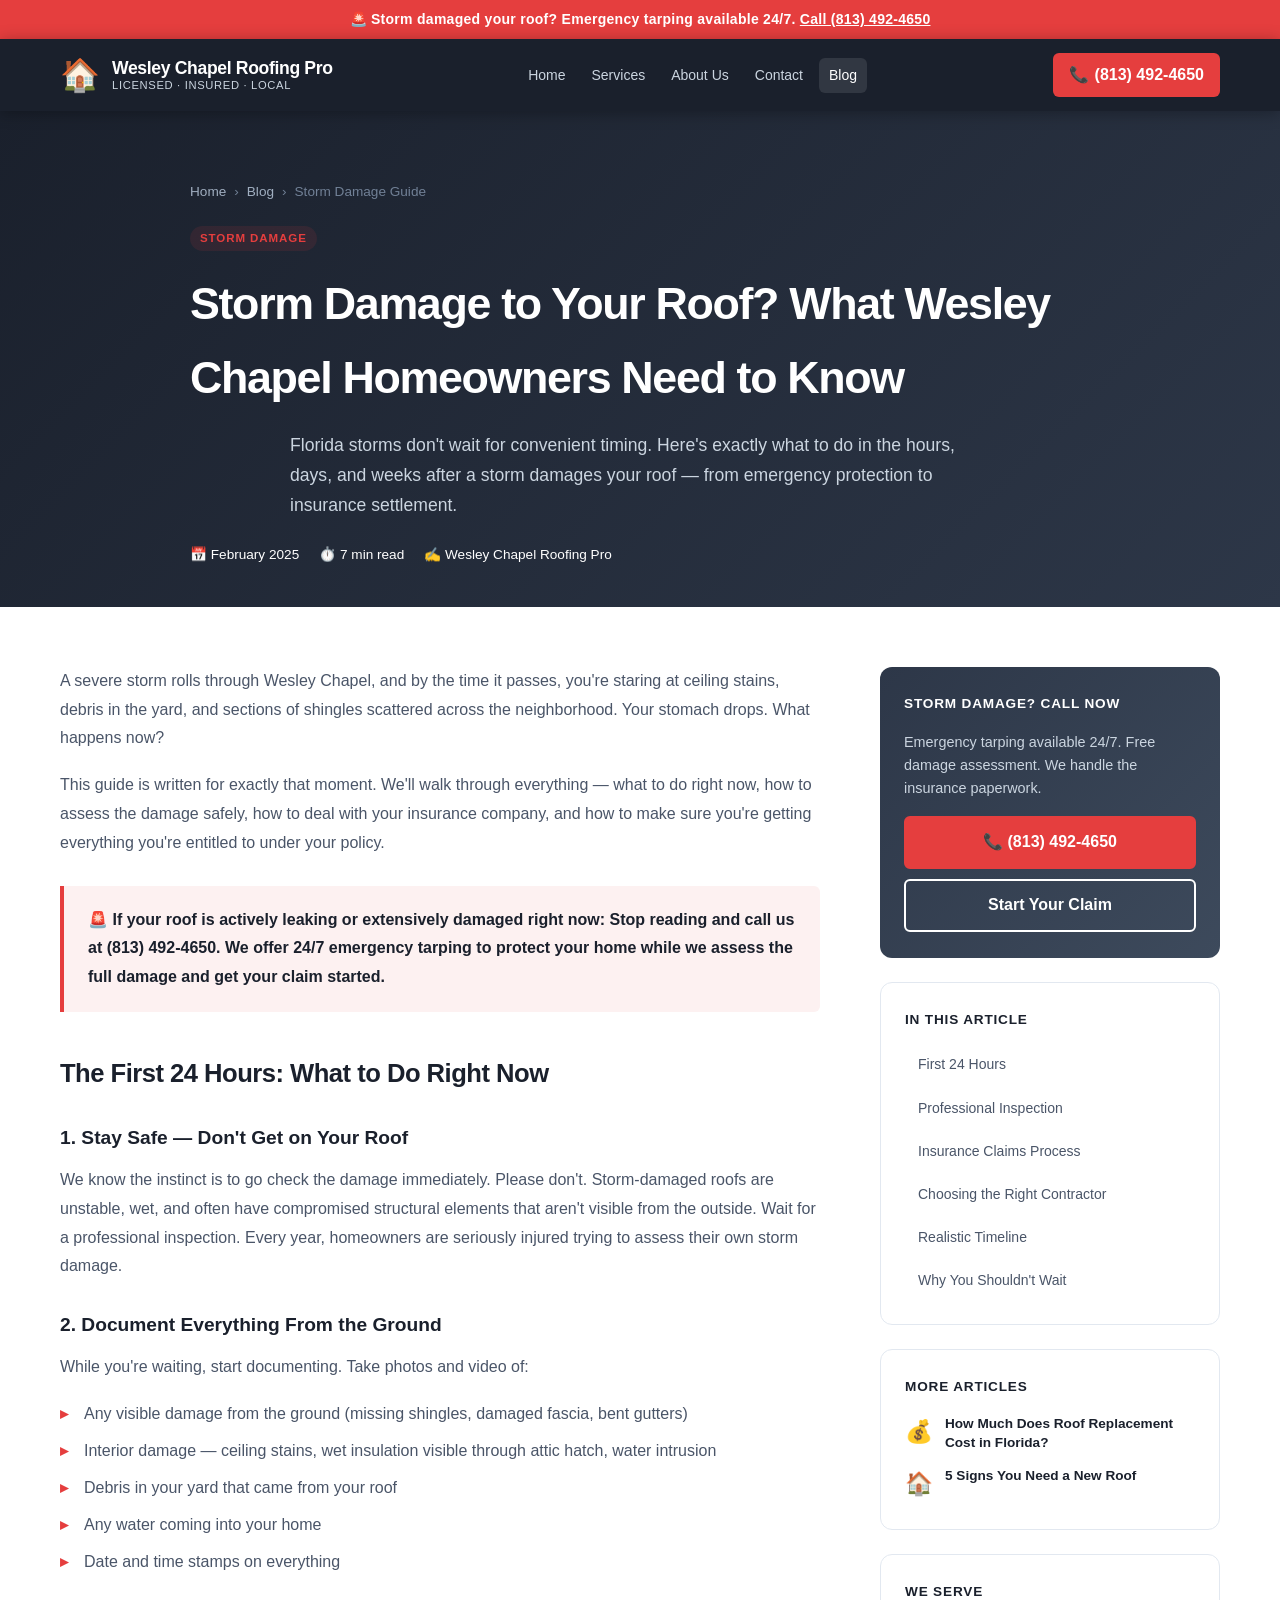
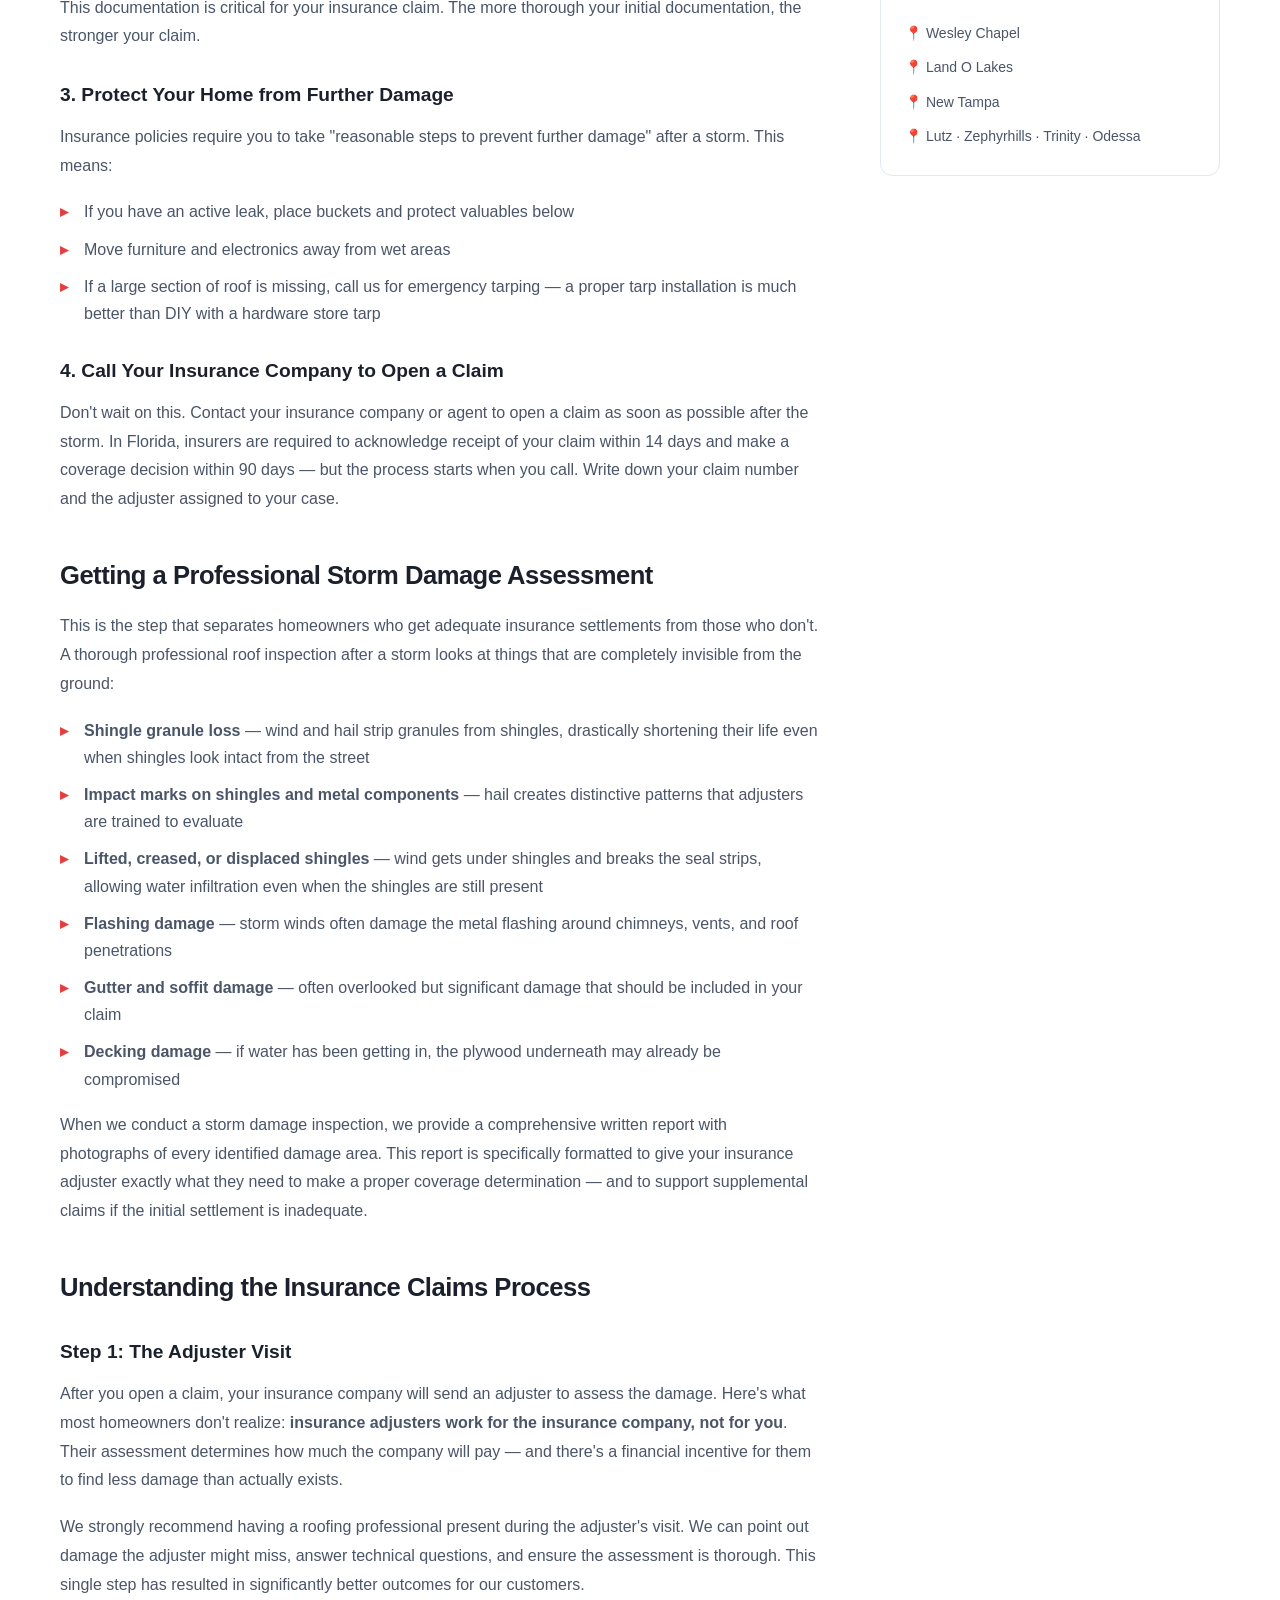
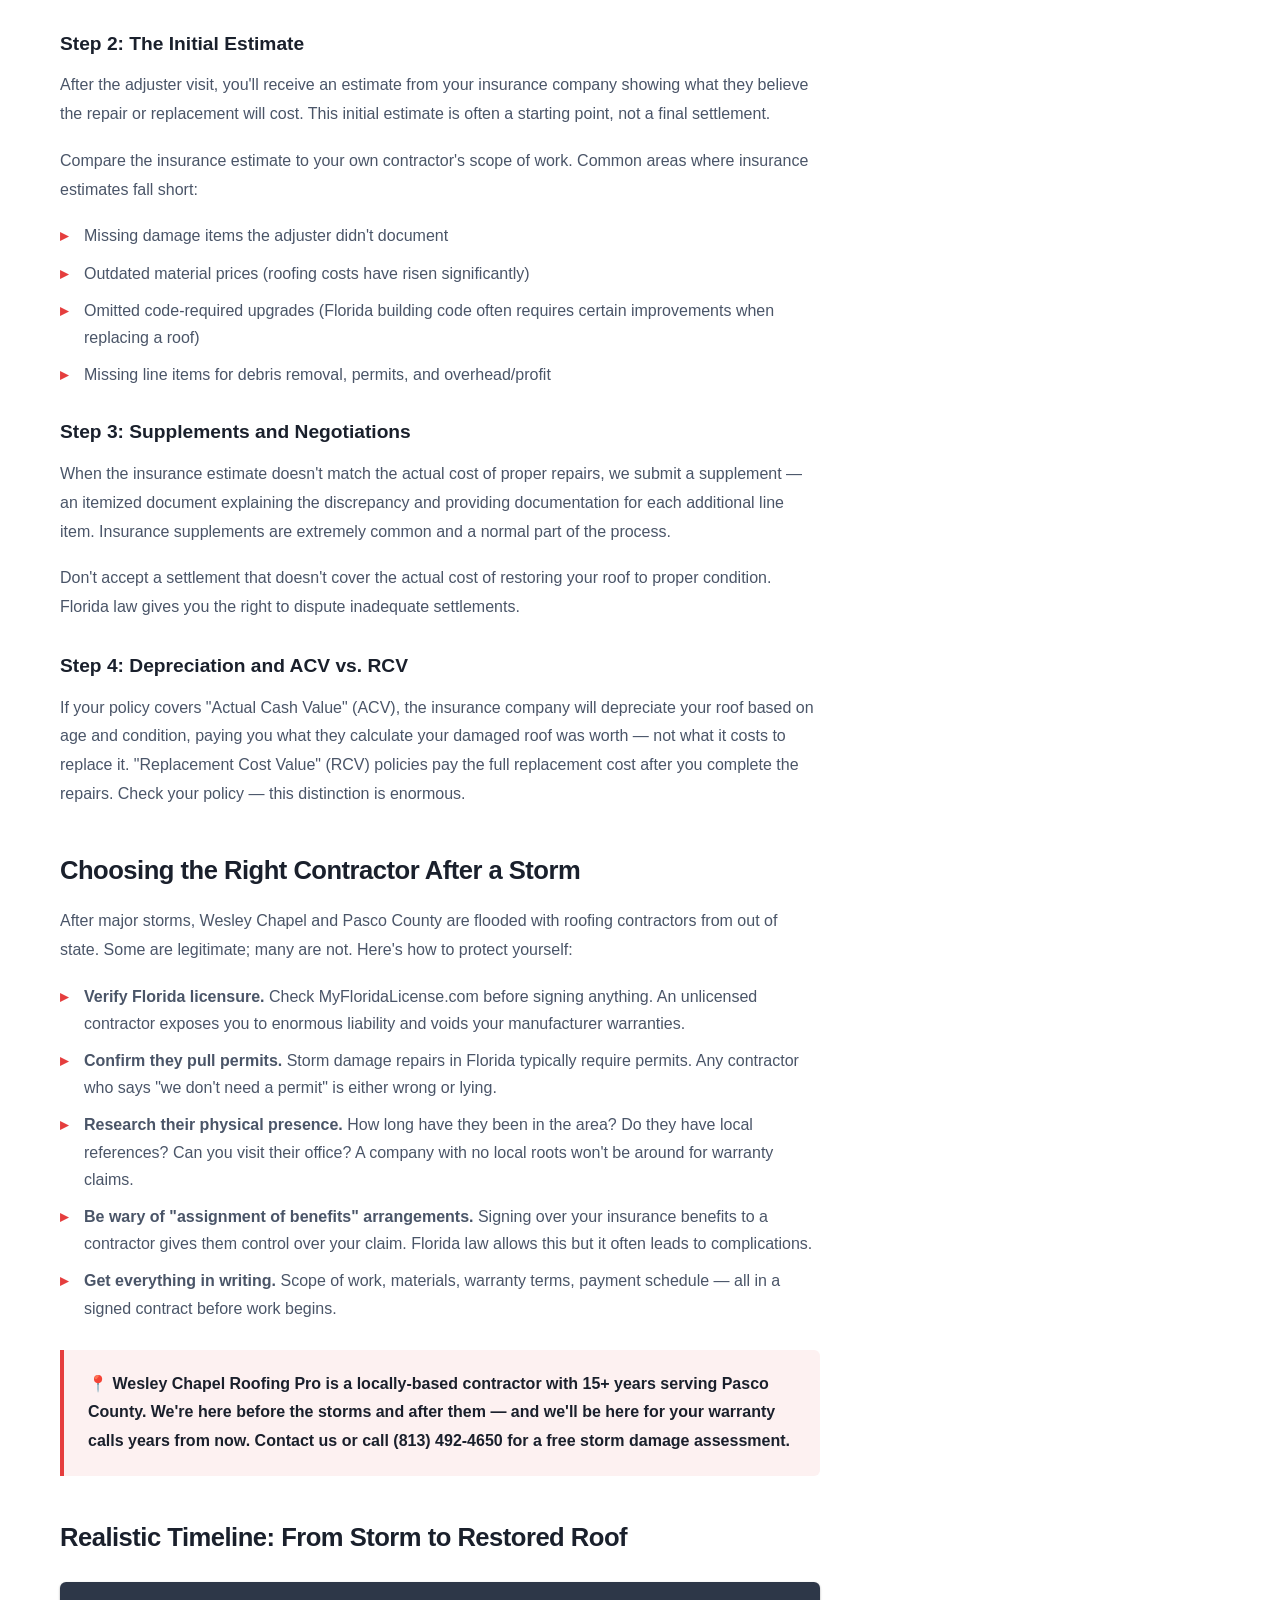
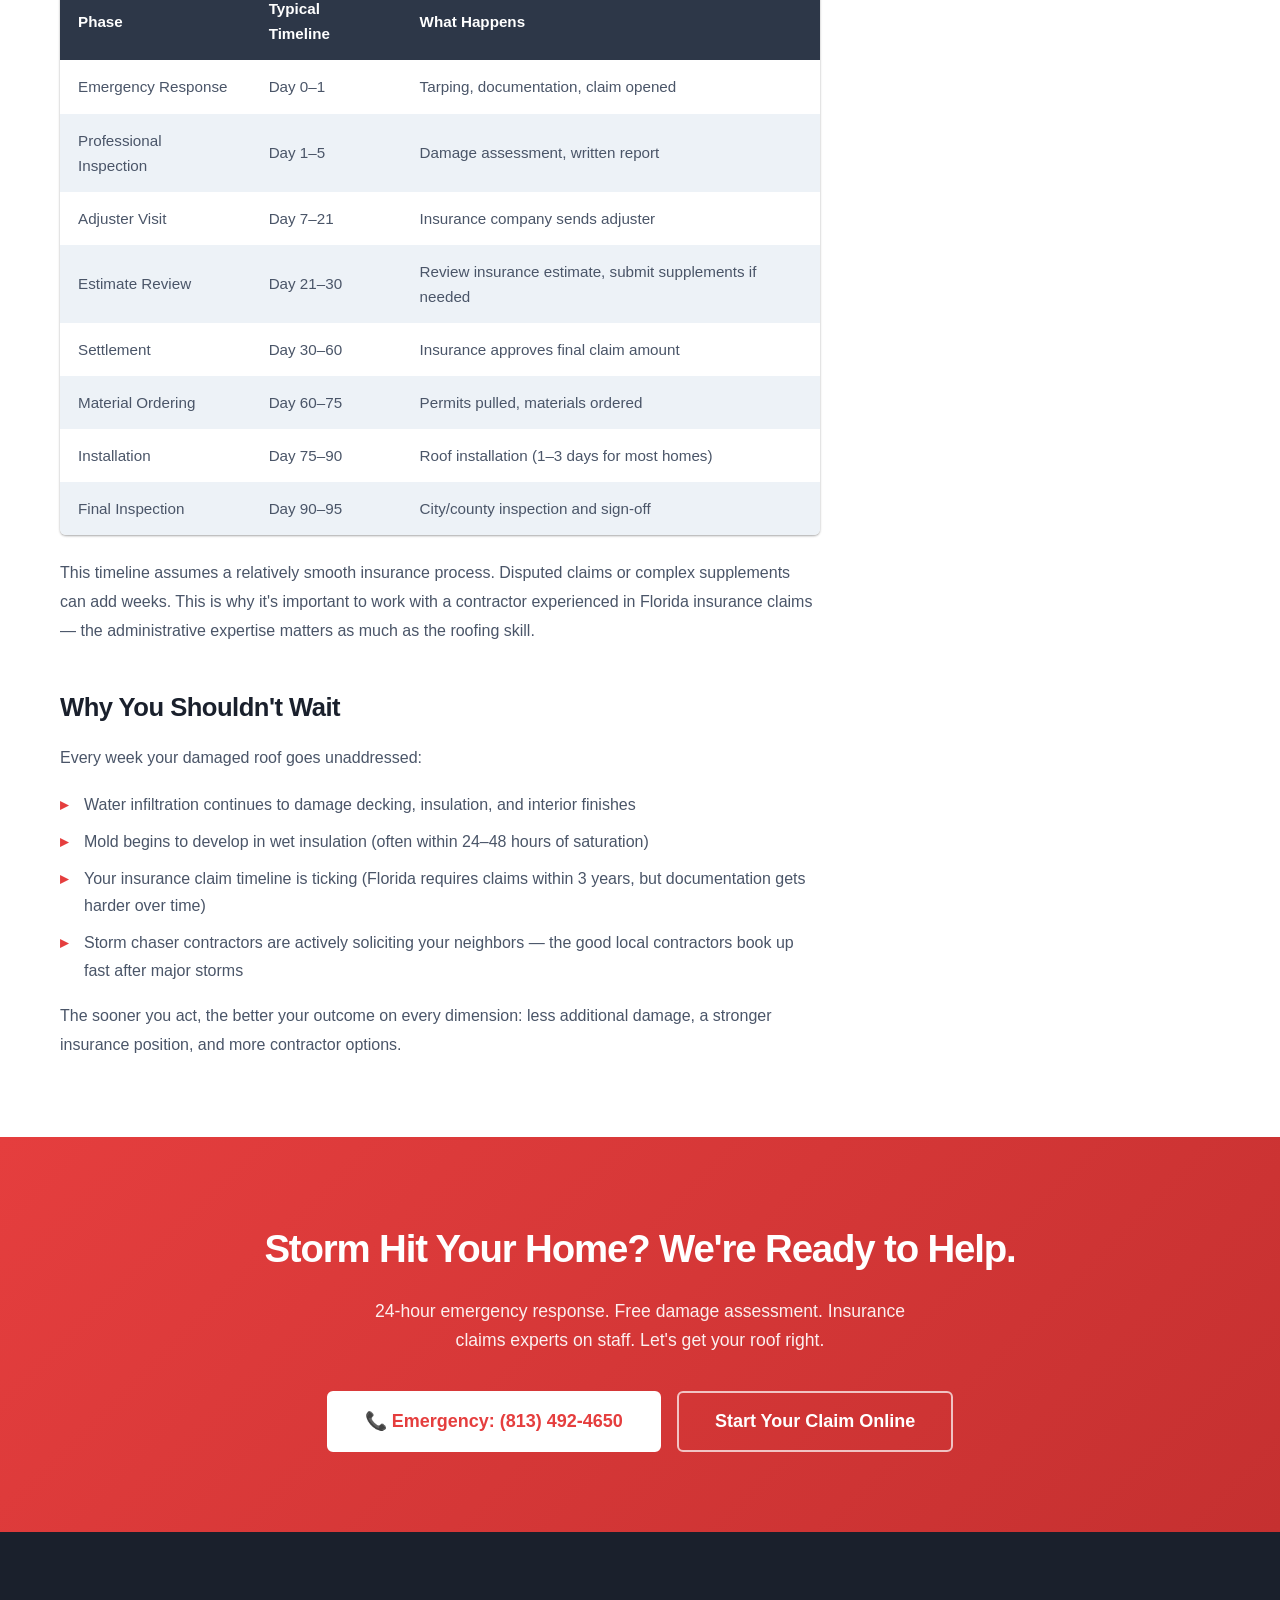
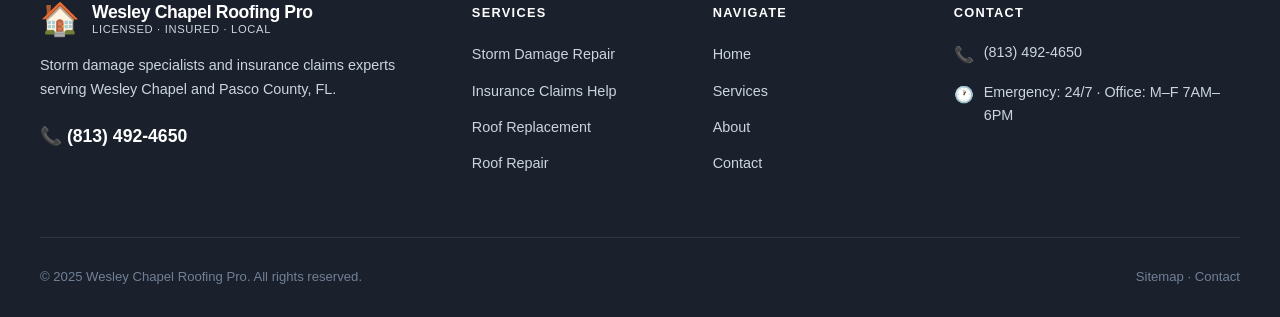
<file: blog/storm-damage-roof-guide.html>
<!DOCTYPE html>
<html lang="en">
<head>
  <meta charset="UTF-8">
  <meta name="viewport" content="width=device-width, initial-scale=1.0">
  <title>Storm Damage to Your Roof? What Wesley Chapel Homeowners Need to Know</title>
  <meta name="description" content="Step-by-step guide for Wesley Chapel homeowners dealing with storm damage to their roof. How to assess damage, file your insurance claim, and choose the right contractor.">
  <link rel="canonical" href="https://wesleychapelroofingpro.com/blog/storm-damage-roof-guide.html">
  <link rel="stylesheet" href="../css/style.css">
  <script type="application/ld+json">
  {
    "@context": "https://schema.org",
    "@type": "Article",
    "headline": "Storm Damage to Your Roof? What Wesley Chapel Homeowners Need to Know",
    "description": "Step-by-step guide for assessing storm damage, filing insurance claims, and getting your roof restored after a Florida storm.",
    "author": {"@type": "Organization", "name": "Wesley Chapel Roofing Pro"},
    "publisher": {"@type": "Organization", "name": "Wesley Chapel Roofing Pro", "url": "https://wesleychapelroofingpro.com"},
    "datePublished": "2025-02-15",
    "dateModified": "2025-02-15",
    "url": "https://wesleychapelroofingpro.com/blog/storm-damage-roof-guide.html"
  }
  </script>
</head>
<body>

  <div class="emergency-banner">
    🚨 Storm damaged your roof? Emergency tarping available 24/7. <a href="tel:8134924650">Call (813) 492-4650</a>
  </div>

  <header class="site-header">
    <div class="header-inner">
      <a href="../index.html" class="logo"><span class="logo-icon" aria-hidden="true">🏠</span><span class="logo-text"><span class="logo-name">Wesley Chapel Roofing Pro</span><span class="logo-tagline">Licensed · Insured · Local</span></span></a>
      <nav class="header-nav" aria-label="Main navigation">
        <a href="../index.html">Home</a>
        <a href="../services.html">Services</a>
        <a href="../about.html">About Us</a>
        <a href="../contact.html">Contact</a>
        <a href="storm-damage-roof-guide.html" class="active">Blog</a>
      </nav>
      <div class="header-cta">
        <a href="tel:8134924650" class="phone-link"><span aria-hidden="true">📞</span><span class="phone-text">(813) 492-4650</span></a>
        <button class="menu-toggle" aria-label="Toggle navigation" onclick="document.querySelector('.header-nav').classList.toggle('open')">☰</button>
      </div>
    </div>
  </header>

  <!-- Article Header -->
  <section class="page-hero" style="text-align:left;padding-bottom:40px;">
    <div style="max-width:900px;margin:0 auto;">
      <div class="breadcrumb" style="justify-content:flex-start;">
        <a href="../index.html">Home</a><span>›</span><a href="roof-replacement-cost-florida.html">Blog</a><span>›</span><span>Storm Damage Guide</span>
      </div>
      <span class="blog-tag" style="margin-bottom:16px;display:inline-block;">Storm Damage</span>
      <h1 style="font-size:clamp(1.8rem,4vw,2.8rem);font-weight:900;margin-bottom:16px;letter-spacing:-0.03em;">Storm Damage to Your Roof? What Wesley Chapel Homeowners Need to Know</h1>
      <p style="font-size:1.1rem;color:var(--gray-300);max-width:700px;line-height:1.7;">Florida storms don't wait for convenient timing. Here's exactly what to do in the hours, days, and weeks after a storm damages your roof — from emergency protection to insurance settlement.</p>
      <div style="display:flex;gap:20px;margin-top:20px;font-size:0.85rem;color:var(--gray-400);">
        <span>📅 February 2025</span>
        <span>⏱️ 7 min read</span>
        <span>✍️ Wesley Chapel Roofing Pro</span>
      </div>
    </div>
  </section>

  <!-- Article Layout -->
  <div class="article-layout">
    <article class="article-content">

      <p>A severe storm rolls through Wesley Chapel, and by the time it passes, you're staring at ceiling stains, debris in the yard, and sections of shingles scattered across the neighborhood. Your stomach drops. What happens now?</p>

      <p>This guide is written for exactly that moment. We'll walk through everything — what to do right now, how to assess the damage safely, how to deal with your insurance company, and how to make sure you're getting everything you're entitled to under your policy.</p>

      <div class="article-highlight">
        <p>🚨 <strong>If your roof is actively leaking or extensively damaged right now:</strong> Stop reading and call us at <a href="tel:8134924650">(813) 492-4650</a>. We offer 24/7 emergency tarping to protect your home while we assess the full damage and get your claim started.</p>
      </div>

      <h2 id="immediate-steps">The First 24 Hours: What to Do Right Now</h2>

      <h3>1. Stay Safe — Don't Get on Your Roof</h3>
      <p>We know the instinct is to go check the damage immediately. Please don't. Storm-damaged roofs are unstable, wet, and often have compromised structural elements that aren't visible from the outside. Wait for a professional inspection. Every year, homeowners are seriously injured trying to assess their own storm damage.</p>

      <h3>2. Document Everything From the Ground</h3>
      <p>While you're waiting, start documenting. Take photos and video of:</p>
      <ul>
        <li>Any visible damage from the ground (missing shingles, damaged fascia, bent gutters)</li>
        <li>Interior damage — ceiling stains, wet insulation visible through attic hatch, water intrusion</li>
        <li>Debris in your yard that came from your roof</li>
        <li>Any water coming into your home</li>
        <li>Date and time stamps on everything</li>
      </ul>
      <p>This documentation is critical for your insurance claim. The more thorough your initial documentation, the stronger your claim.</p>

      <h3>3. Protect Your Home from Further Damage</h3>
      <p>Insurance policies require you to take "reasonable steps to prevent further damage" after a storm. This means:</p>
      <ul>
        <li>If you have an active leak, place buckets and protect valuables below</li>
        <li>Move furniture and electronics away from wet areas</li>
        <li>If a large section of roof is missing, call us for emergency tarping — a proper tarp installation is much better than DIY with a hardware store tarp</li>
      </ul>

      <h3>4. Call Your Insurance Company to Open a Claim</h3>
      <p>Don't wait on this. Contact your insurance company or agent to open a claim as soon as possible after the storm. In Florida, insurers are required to acknowledge receipt of your claim within 14 days and make a coverage decision within 90 days — but the process starts when you call. Write down your claim number and the adjuster assigned to your case.</p>

      <h2 id="professional-inspection">Getting a Professional Storm Damage Assessment</h2>

      <p>This is the step that separates homeowners who get adequate insurance settlements from those who don't. A thorough professional roof inspection after a storm looks at things that are completely invisible from the ground:</p>

      <ul>
        <li><strong>Shingle granule loss</strong> — wind and hail strip granules from shingles, drastically shortening their life even when shingles look intact from the street</li>
        <li><strong>Impact marks on shingles and metal components</strong> — hail creates distinctive patterns that adjusters are trained to evaluate</li>
        <li><strong>Lifted, creased, or displaced shingles</strong> — wind gets under shingles and breaks the seal strips, allowing water infiltration even when the shingles are still present</li>
        <li><strong>Flashing damage</strong> — storm winds often damage the metal flashing around chimneys, vents, and roof penetrations</li>
        <li><strong>Gutter and soffit damage</strong> — often overlooked but significant damage that should be included in your claim</li>
        <li><strong>Decking damage</strong> — if water has been getting in, the plywood underneath may already be compromised</li>
      </ul>

      <p>When we conduct a storm damage inspection, we provide a comprehensive written report with photographs of every identified damage area. This report is specifically formatted to give your insurance adjuster exactly what they need to make a proper coverage determination — and to support supplemental claims if the initial settlement is inadequate.</p>

      <h2 id="insurance-process">Understanding the Insurance Claims Process</h2>

      <h3>Step 1: The Adjuster Visit</h3>
      <p>After you open a claim, your insurance company will send an adjuster to assess the damage. Here's what most homeowners don't realize: <strong>insurance adjusters work for the insurance company, not for you</strong>. Their assessment determines how much the company will pay — and there's a financial incentive for them to find less damage than actually exists.</p>
      <p>We strongly recommend having a roofing professional present during the adjuster's visit. We can point out damage the adjuster might miss, answer technical questions, and ensure the assessment is thorough. This single step has resulted in significantly better outcomes for our customers.</p>

      <h3>Step 2: The Initial Estimate</h3>
      <p>After the adjuster visit, you'll receive an estimate from your insurance company showing what they believe the repair or replacement will cost. This initial estimate is often a starting point, not a final settlement.</p>
      <p>Compare the insurance estimate to your own contractor's scope of work. Common areas where insurance estimates fall short:</p>
      <ul>
        <li>Missing damage items the adjuster didn't document</li>
        <li>Outdated material prices (roofing costs have risen significantly)</li>
        <li>Omitted code-required upgrades (Florida building code often requires certain improvements when replacing a roof)</li>
        <li>Missing line items for debris removal, permits, and overhead/profit</li>
      </ul>

      <h3>Step 3: Supplements and Negotiations</h3>
      <p>When the insurance estimate doesn't match the actual cost of proper repairs, we submit a supplement — an itemized document explaining the discrepancy and providing documentation for each additional line item. Insurance supplements are extremely common and a normal part of the process.</p>
      <p>Don't accept a settlement that doesn't cover the actual cost of restoring your roof to proper condition. Florida law gives you the right to dispute inadequate settlements.</p>

      <h3>Step 4: Depreciation and ACV vs. RCV</h3>
      <p>If your policy covers "Actual Cash Value" (ACV), the insurance company will depreciate your roof based on age and condition, paying you what they calculate your damaged roof was worth — not what it costs to replace it. "Replacement Cost Value" (RCV) policies pay the full replacement cost after you complete the repairs. Check your policy — this distinction is enormous.</p>

      <h2 id="choosing-contractor">Choosing the Right Contractor After a Storm</h2>

      <p>After major storms, Wesley Chapel and Pasco County are flooded with roofing contractors from out of state. Some are legitimate; many are not. Here's how to protect yourself:</p>

      <ul>
        <li><strong>Verify Florida licensure.</strong> Check MyFloridaLicense.com before signing anything. An unlicensed contractor exposes you to enormous liability and voids your manufacturer warranties.</li>
        <li><strong>Confirm they pull permits.</strong> Storm damage repairs in Florida typically require permits. Any contractor who says "we don't need a permit" is either wrong or lying.</li>
        <li><strong>Research their physical presence.</strong> How long have they been in the area? Do they have local references? Can you visit their office? A company with no local roots won't be around for warranty claims.</li>
        <li><strong>Be wary of "assignment of benefits" arrangements.</strong> Signing over your insurance benefits to a contractor gives them control over your claim. Florida law allows this but it often leads to complications.</li>
        <li><strong>Get everything in writing.</strong> Scope of work, materials, warranty terms, payment schedule — all in a signed contract before work begins.</li>
      </ul>

      <div class="article-highlight">
        <p>📍 <strong>Wesley Chapel Roofing Pro</strong> is a locally-based contractor with 15+ years serving Pasco County. We're here before the storms and after them — and we'll be here for your warranty calls years from now. <a href="../contact.html">Contact us</a> or call <a href="tel:8134924650">(813) 492-4650</a> for a free storm damage assessment.</p>
      </div>

      <h2 id="timeline">Realistic Timeline: From Storm to Restored Roof</h2>

      <table class="price-table">
        <thead><tr><th>Phase</th><th>Typical Timeline</th><th>What Happens</th></tr></thead>
        <tbody>
          <tr><td>Emergency Response</td><td>Day 0–1</td><td>Tarping, documentation, claim opened</td></tr>
          <tr><td>Professional Inspection</td><td>Day 1–5</td><td>Damage assessment, written report</td></tr>
          <tr><td>Adjuster Visit</td><td>Day 7–21</td><td>Insurance company sends adjuster</td></tr>
          <tr><td>Estimate Review</td><td>Day 21–30</td><td>Review insurance estimate, submit supplements if needed</td></tr>
          <tr><td>Settlement</td><td>Day 30–60</td><td>Insurance approves final claim amount</td></tr>
          <tr><td>Material Ordering</td><td>Day 60–75</td><td>Permits pulled, materials ordered</td></tr>
          <tr><td>Installation</td><td>Day 75–90</td><td>Roof installation (1–3 days for most homes)</td></tr>
          <tr><td>Final Inspection</td><td>Day 90–95</td><td>City/county inspection and sign-off</td></tr>
        </tbody>
      </table>

      <p>This timeline assumes a relatively smooth insurance process. Disputed claims or complex supplements can add weeks. This is why it's important to work with a contractor experienced in Florida insurance claims — the administrative expertise matters as much as the roofing skill.</p>

      <h2 id="dont-delay">Why You Shouldn't Wait</h2>

      <p>Every week your damaged roof goes unaddressed:</p>
      <ul>
        <li>Water infiltration continues to damage decking, insulation, and interior finishes</li>
        <li>Mold begins to develop in wet insulation (often within 24–48 hours of saturation)</li>
        <li>Your insurance claim timeline is ticking (Florida requires claims within 3 years, but documentation gets harder over time)</li>
        <li>Storm chaser contractors are actively soliciting your neighbors — the good local contractors book up fast after major storms</li>
      </ul>

      <p>The sooner you act, the better your outcome on every dimension: less additional damage, a stronger insurance position, and more contractor options.</p>

    </article>

    <!-- Sidebar -->
    <aside class="article-sidebar">
      <div class="sidebar-widget sidebar-cta">
        <h4>Storm Damage? Call Now</h4>
        <p>Emergency tarping available 24/7. Free damage assessment. We handle the insurance paperwork.</p>
        <a href="tel:8134924650" class="btn btn-primary" style="margin-bottom:10px;">📞 (813) 492-4650</a>
        <a href="../contact.html" class="btn btn-secondary">Start Your Claim</a>
      </div>

      <div class="sidebar-widget">
        <h4>In This Article</h4>
        <nav class="toc-list" aria-label="Table of contents">
          <a href="#immediate-steps">First 24 Hours</a>
          <a href="#professional-inspection">Professional Inspection</a>
          <a href="#insurance-process">Insurance Claims Process</a>
          <a href="#choosing-contractor">Choosing the Right Contractor</a>
          <a href="#timeline">Realistic Timeline</a>
          <a href="#dont-delay">Why You Shouldn't Wait</a>
        </nav>
      </div>

      <div class="sidebar-widget">
        <h4>More Articles</h4>
        <div class="recent-posts">
          <div class="recent-post-item">
            <span class="recent-post-icon" aria-hidden="true">💰</span>
            <a href="roof-replacement-cost-florida.html">How Much Does Roof Replacement Cost in Florida?</a>
          </div>
          <div class="recent-post-item">
            <span class="recent-post-icon" aria-hidden="true">🏠</span>
            <a href="signs-you-need-new-roof.html">5 Signs You Need a New Roof</a>
          </div>
        </div>
      </div>

      <div class="sidebar-widget">
        <h4>We Serve</h4>
        <ul style="list-style:none;display:flex;flex-direction:column;gap:8px;">
          <li><a href="../index.html" style="font-size:0.875rem;color:var(--text-body);">📍 Wesley Chapel</a></li>
          <li><a href="../roof-repair-land-o-lakes-fl.html" style="font-size:0.875rem;color:var(--text-body);">📍 Land O Lakes</a></li>
          <li><a href="../roof-repair-new-tampa-fl.html" style="font-size:0.875rem;color:var(--text-body);">📍 New Tampa</a></li>
          <li><span style="font-size:0.875rem;color:var(--text-body);">📍 Lutz · Zephyrhills · Trinity · Odessa</span></li>
        </ul>
      </div>
    </aside>
  </div>

  <section class="cta-section">
    <h2>Storm Hit Your Home? We're Ready to Help.</h2>
    <p>24-hour emergency response. Free damage assessment. Insurance claims experts on staff. Let's get your roof right.</p>
    <div class="cta-actions">
      <a href="tel:8134924650" class="btn btn-white btn-lg">📞 Emergency: (813) 492-4650</a>
      <a href="../contact.html" class="btn btn-white-outline btn-lg">Start Your Claim Online</a>
    </div>
  </section>

  <footer class="site-footer">
    <div class="footer-grid">
      <div class="footer-brand">
        <a href="../index.html" class="logo"><span class="logo-icon" aria-hidden="true">🏠</span><span class="logo-text"><span class="logo-name" style="color:white;">Wesley Chapel Roofing Pro</span><span class="logo-tagline">Licensed · Insured · Local</span></span></a>
        <p>Storm damage specialists and insurance claims experts serving Wesley Chapel and Pasco County, FL.</p>
        <a href="tel:8134924650" class="footer-phone-link">📞 (813) 492-4650</a>
      </div>
      <div class="footer-col"><h4>Services</h4><ul>
        <li><a href="../services.html#storm-damage">Storm Damage Repair</a></li>
        <li><a href="../services.html#insurance">Insurance Claims Help</a></li>
        <li><a href="../services.html#roof-replacement">Roof Replacement</a></li>
        <li><a href="../services.html#roof-repair">Roof Repair</a></li>
      </ul></div>
      <div class="footer-col"><h4>Navigate</h4><ul>
        <li><a href="../index.html">Home</a></li>
        <li><a href="../services.html">Services</a></li>
        <li><a href="../about.html">About</a></li>
        <li><a href="../contact.html">Contact</a></li>
      </ul></div>
      <div class="footer-col"><h4>Contact</h4>
        <div class="footer-contact-item"><span class="icon" aria-hidden="true">📞</span><a href="tel:8134924650" style="color:#cbd5e0;">(813) 492-4650</a></div>
        <div class="footer-contact-item"><span class="icon" aria-hidden="true">🕐</span><span>Emergency: 24/7 · Office: M–F 7AM–6PM</span></div>
      </div>
    </div>
    <div class="footer-bottom">
      <p>© 2025 Wesley Chapel Roofing Pro. All rights reserved.</p>
      <p><a href="../sitemap.xml">Sitemap</a> · <a href="../contact.html">Contact</a></p>
    </div>
  </footer>

  <a href="tel:8134924650" class="sticky-phone-bar">🚨 Storm Damage Emergency: (813) 492-4650</a>
</body>
</html>
</file>
<file: css/style.css>
/* ============================================
   Wesley Chapel Roofing Pro - Main Stylesheet
   ============================================ */

/* CSS Reset & Variables */
*, *::before, *::after {
  box-sizing: border-box;
  margin: 0;
  padding: 0;
}

:root {
  --primary: #2d3748;
  --primary-light: #3d4a5c;
  --primary-dark: #1a202c;
  --accent: #e53e3e;
  --accent-hover: #c53030;
  --accent-orange: #dd6b20;
  --white: #ffffff;
  --off-white: #f7fafc;
  --gray-100: #edf2f7;
  --gray-200: #e2e8f0;
  --gray-300: #cbd5e0;
  --gray-500: #718096;
  --gray-700: #4a5568;
  --text-dark: #1a202c;
  --text-body: #4a5568;
  --shadow-sm: 0 1px 3px rgba(0,0,0,0.12), 0 1px 2px rgba(0,0,0,0.24);
  --shadow-md: 0 4px 6px rgba(0,0,0,0.07), 0 2px 4px rgba(0,0,0,0.05);
  --shadow-lg: 0 10px 25px rgba(0,0,0,0.15);
  --shadow-xl: 0 20px 40px rgba(0,0,0,0.2);
  --radius: 6px;
  --radius-lg: 12px;
  --transition: all 0.25s ease;
  --font-main: 'Segoe UI', -apple-system, BlinkMacSystemFont, 'Helvetica Neue', Arial, sans-serif;
  --max-width: 1200px;
}

html {
  scroll-behavior: smooth;
}

body {
  font-family: var(--font-main);
  color: var(--text-body);
  background: var(--white);
  line-height: 1.65;
  font-size: 16px;
  overflow-x: hidden;
}

img { max-width: 100%; height: auto; display: block; }
a { color: inherit; text-decoration: none; transition: var(--transition); }
ul { list-style: none; }

.container {
  max-width: var(--max-width);
  margin: 0 auto;
  padding: 0 20px;
}

/* ── Emergency Banner ── */
.emergency-banner {
  background: var(--accent);
  color: var(--white);
  text-align: center;
  padding: 8px 20px;
  font-size: 0.875rem;
  font-weight: 600;
  letter-spacing: 0.02em;
}

.emergency-banner a {
  color: var(--white);
  text-decoration: underline;
  font-weight: 700;
}

.emergency-banner a:hover {
  opacity: 0.85;
}

/* ── Sticky Header ── */
.site-header {
  position: sticky;
  top: 0;
  z-index: 1000;
  background: var(--primary-dark);
  box-shadow: 0 2px 15px rgba(0,0,0,0.3);
}

.header-inner {
  display: flex;
  align-items: center;
  justify-content: space-between;
  padding: 14px 20px;
  max-width: var(--max-width);
  margin: 0 auto;
  gap: 20px;
}

.logo {
  display: flex;
  align-items: center;
  gap: 12px;
  text-decoration: none;
  flex-shrink: 0;
}

.logo-icon {
  font-size: 2rem;
  line-height: 1;
}

.logo-text {
  display: flex;
  flex-direction: column;
  line-height: 1.2;
}

.logo-name {
  font-size: 1.1rem;
  font-weight: 800;
  color: var(--white);
  letter-spacing: -0.02em;
}

.logo-tagline {
  font-size: 0.7rem;
  color: var(--gray-300);
  font-weight: 400;
  letter-spacing: 0.06em;
  text-transform: uppercase;
}

.header-nav {
  display: flex;
  align-items: center;
  gap: 6px;
}

.header-nav a {
  color: var(--gray-300);
  font-size: 0.875rem;
  font-weight: 500;
  padding: 6px 10px;
  border-radius: var(--radius);
  transition: var(--transition);
}

.header-nav a:hover,
.header-nav a.active {
  color: var(--white);
  background: rgba(255,255,255,0.1);
}

.header-cta {
  display: flex;
  align-items: center;
  gap: 10px;
  flex-shrink: 0;
}

.phone-link {
  display: flex;
  align-items: center;
  gap: 6px;
  color: var(--white) !important;
  font-weight: 700;
  font-size: 1rem;
  background: var(--accent);
  padding: 9px 16px;
  border-radius: var(--radius);
  transition: var(--transition);
}

.phone-link:hover {
  background: var(--accent-hover);
  transform: translateY(-1px);
}

.phone-link span { font-size: 1rem; }

/* Mobile Menu Toggle */
.menu-toggle {
  display: none;
  background: none;
  border: none;
  color: var(--white);
  font-size: 1.5rem;
  cursor: pointer;
  padding: 4px;
}

/* ── Buttons ── */
.btn {
  display: inline-flex;
  align-items: center;
  justify-content: center;
  gap: 8px;
  padding: 14px 28px;
  border-radius: var(--radius);
  font-weight: 700;
  font-size: 1rem;
  cursor: pointer;
  transition: var(--transition);
  border: 2px solid transparent;
  text-decoration: none;
  white-space: nowrap;
  line-height: 1.3;
}

.btn-primary {
  background: var(--accent);
  color: var(--white);
  border-color: var(--accent);
}

.btn-primary:hover {
  background: var(--accent-hover);
  border-color: var(--accent-hover);
  transform: translateY(-2px);
  box-shadow: 0 6px 20px rgba(229,62,62,0.4);
}

.btn-secondary {
  background: transparent;
  color: var(--white);
  border-color: var(--white);
}

.btn-secondary:hover {
  background: var(--white);
  color: var(--primary);
  transform: translateY(-2px);
}

.btn-outline {
  background: transparent;
  color: var(--accent);
  border-color: var(--accent);
}

.btn-outline:hover {
  background: var(--accent);
  color: var(--white);
}

.btn-lg {
  padding: 17px 36px;
  font-size: 1.125rem;
}

.btn-sm {
  padding: 9px 18px;
  font-size: 0.875rem;
}

/* ── Hero Section ── */
.hero {
  background: linear-gradient(135deg, var(--primary-dark) 0%, var(--primary) 60%, #3a4a6b 100%);
  color: var(--white);
  padding: 90px 20px 80px;
  position: relative;
  overflow: hidden;
}

.hero::before {
  content: '';
  position: absolute;
  inset: 0;
  background: url("data:image/svg+xml,%3Csvg width='60' height='60' viewBox='0 0 60 60' xmlns='http://www.w3.org/2000/svg'%3E%3Cg fill='none' fill-rule='evenodd'%3E%3Cg fill='%23ffffff' fill-opacity='0.03'%3E%3Cpath d='M36 34v-4h-2v4h-4v2h4v4h2v-4h4v-2h-4zm0-30V0h-2v4h-4v2h4v4h2V6h4V4h-4zM6 34v-4H4v4H0v2h4v4h2v-4h4v-2H6zM6 4V0H4v4H0v2h4v4h2V6h4V4H6z'/%3E%3C/g%3E%3C/g%3E%3C/svg%3E");
  pointer-events: none;
}

.hero::after {
  content: '';
  position: absolute;
  bottom: -2px;
  left: 0;
  right: 0;
  height: 60px;
  background: var(--white);
  clip-path: ellipse(55% 100% at 50% 100%);
}

.hero-inner {
  max-width: var(--max-width);
  margin: 0 auto;
  display: grid;
  grid-template-columns: 1fr 1fr;
  gap: 60px;
  align-items: center;
  position: relative;
  z-index: 1;
}

.hero-badge {
  display: inline-flex;
  align-items: center;
  gap: 8px;
  background: rgba(229,62,62,0.2);
  border: 1px solid rgba(229,62,62,0.5);
  color: #fc8181;
  padding: 6px 14px;
  border-radius: 50px;
  font-size: 0.8rem;
  font-weight: 700;
  letter-spacing: 0.06em;
  text-transform: uppercase;
  margin-bottom: 20px;
}

.hero h1 {
  font-size: clamp(2rem, 4vw, 3rem);
  font-weight: 900;
  line-height: 1.15;
  margin-bottom: 20px;
  letter-spacing: -0.03em;
}

.hero h1 span {
  color: #fc8181;
}

.hero-sub {
  font-size: 1.125rem;
  color: var(--gray-300);
  margin-bottom: 32px;
  max-width: 520px;
  line-height: 1.7;
}

.hero-actions {
  display: flex;
  gap: 14px;
  flex-wrap: wrap;
  margin-bottom: 36px;
}

.hero-trust {
  display: flex;
  gap: 20px;
  flex-wrap: wrap;
}

.trust-item {
  display: flex;
  align-items: center;
  gap: 6px;
  font-size: 0.85rem;
  color: var(--gray-300);
  font-weight: 500;
}

.trust-item .check {
  color: #68d391;
  font-size: 0.9rem;
}

/* Hero Visual */
.hero-visual {
  display: flex;
  flex-direction: column;
  gap: 16px;
}

.hero-card {
  background: rgba(255,255,255,0.08);
  backdrop-filter: blur(10px);
  border: 1px solid rgba(255,255,255,0.15);
  border-radius: var(--radius-lg);
  padding: 24px;
  display: flex;
  align-items: center;
  gap: 16px;
}

.hero-card-icon {
  font-size: 2.2rem;
  flex-shrink: 0;
}

.hero-card h3 {
  font-size: 1.05rem;
  font-weight: 700;
  color: var(--white);
  margin-bottom: 4px;
}

.hero-card p {
  font-size: 0.85rem;
  color: var(--gray-300);
  line-height: 1.5;
}

.hero-stat-row {
  display: grid;
  grid-template-columns: repeat(3, 1fr);
  gap: 12px;
}

.hero-stat {
  background: rgba(255,255,255,0.06);
  border: 1px solid rgba(255,255,255,0.1);
  border-radius: var(--radius);
  padding: 18px 12px;
  text-align: center;
}

.hero-stat .number {
  font-size: 1.6rem;
  font-weight: 900;
  color: var(--white);
  line-height: 1;
  margin-bottom: 4px;
}

.hero-stat .label {
  font-size: 0.72rem;
  color: var(--gray-300);
  font-weight: 500;
  letter-spacing: 0.04em;
  text-transform: uppercase;
}

/* ── Trust Bar ── */
.trust-bar {
  background: var(--gray-100);
  border-bottom: 1px solid var(--gray-200);
  padding: 18px 20px;
}

.trust-bar-inner {
  max-width: var(--max-width);
  margin: 0 auto;
  display: flex;
  align-items: center;
  justify-content: center;
  gap: 40px;
  flex-wrap: wrap;
}

.trust-badge {
  display: flex;
  align-items: center;
  gap: 10px;
  font-size: 0.9rem;
  font-weight: 700;
  color: var(--primary);
}

.trust-badge .icon {
  font-size: 1.3rem;
}

.trust-badge .badge-label {
  display: flex;
  flex-direction: column;
  line-height: 1.2;
}

.trust-badge .badge-sub {
  font-size: 0.72rem;
  color: var(--gray-500);
  font-weight: 500;
  text-transform: uppercase;
  letter-spacing: 0.04em;
}

.trust-divider {
  width: 1px;
  height: 36px;
  background: var(--gray-300);
}

/* ── Section Basics ── */
section {
  padding: 80px 20px;
}

.section-tag {
  display: inline-block;
  background: rgba(229,62,62,0.1);
  color: var(--accent);
  font-size: 0.75rem;
  font-weight: 700;
  letter-spacing: 0.1em;
  text-transform: uppercase;
  padding: 5px 12px;
  border-radius: 50px;
  margin-bottom: 14px;
}

.section-heading {
  font-size: clamp(1.6rem, 3vw, 2.2rem);
  font-weight: 900;
  color: var(--text-dark);
  line-height: 1.2;
  margin-bottom: 16px;
  letter-spacing: -0.025em;
}

.section-sub {
  font-size: 1.05rem;
  color: var(--text-body);
  max-width: 600px;
  line-height: 1.7;
  margin-bottom: 50px;
}

.text-center {
  text-align: center;
}

.text-center .section-sub {
  margin-left: auto;
  margin-right: auto;
}

/* ── Services Grid ── */
.services-grid {
  display: grid;
  grid-template-columns: repeat(auto-fill, minmax(280px, 1fr));
  gap: 28px;
}

.service-card {
  background: var(--white);
  border: 1px solid var(--gray-200);
  border-radius: var(--radius-lg);
  padding: 30px 26px;
  transition: var(--transition);
  position: relative;
  overflow: hidden;
}

.service-card::before {
  content: '';
  position: absolute;
  top: 0;
  left: 0;
  right: 0;
  height: 4px;
  background: linear-gradient(90deg, var(--accent), var(--accent-orange));
  transform: scaleX(0);
  transform-origin: left;
  transition: transform 0.3s ease;
}

.service-card:hover {
  box-shadow: var(--shadow-lg);
  transform: translateY(-4px);
  border-color: transparent;
}

.service-card:hover::before {
  transform: scaleX(1);
}

.service-icon {
  font-size: 2.4rem;
  margin-bottom: 16px;
  line-height: 1;
}

.service-card h3 {
  font-size: 1.1rem;
  font-weight: 800;
  color: var(--text-dark);
  margin-bottom: 10px;
}

.service-card p {
  font-size: 0.9rem;
  color: var(--text-body);
  line-height: 1.6;
  margin-bottom: 18px;
}

.service-link {
  font-size: 0.85rem;
  font-weight: 700;
  color: var(--accent);
  display: inline-flex;
  align-items: center;
  gap: 4px;
}

.service-link:hover {
  gap: 8px;
}

/* ── Why Choose Us ── */
.why-section {
  background: var(--primary-dark);
  color: var(--white);
}

.why-section .section-heading {
  color: var(--white);
}

.why-section .section-tag {
  background: rgba(229,62,62,0.3);
  color: #fc8181;
}

.why-grid {
  display: grid;
  grid-template-columns: 1fr 1fr;
  gap: 60px;
  align-items: center;
}

.why-list {
  display: flex;
  flex-direction: column;
  gap: 28px;
}

.why-item {
  display: flex;
  gap: 18px;
  align-items: flex-start;
}

.why-icon {
  font-size: 1.8rem;
  flex-shrink: 0;
  margin-top: 2px;
}

.why-item h3 {
  font-size: 1.05rem;
  font-weight: 700;
  color: var(--white);
  margin-bottom: 6px;
}

.why-item p {
  font-size: 0.9rem;
  color: var(--gray-300);
  line-height: 1.6;
}

.why-visual {
  background: rgba(255,255,255,0.05);
  border: 1px solid rgba(255,255,255,0.1);
  border-radius: var(--radius-lg);
  padding: 40px 36px;
}

.why-visual h3 {
  font-size: 1.4rem;
  font-weight: 800;
  color: var(--white);
  margin-bottom: 24px;
  text-align: center;
}

.why-stat-grid {
  display: grid;
  grid-template-columns: 1fr 1fr;
  gap: 16px;
  margin-bottom: 28px;
}

.why-stat {
  background: rgba(255,255,255,0.07);
  border-radius: var(--radius);
  padding: 20px 16px;
  text-align: center;
}

.why-stat .num {
  font-size: 2rem;
  font-weight: 900;
  color: #fc8181;
  line-height: 1;
  margin-bottom: 4px;
}

.why-stat .desc {
  font-size: 0.8rem;
  color: var(--gray-300);
  font-weight: 500;
}

/* ── Process Section ── */
.process-section {
  background: var(--gray-100);
}

.process-steps {
  display: grid;
  grid-template-columns: repeat(4, 1fr);
  gap: 24px;
  position: relative;
}

.process-steps::before {
  content: '';
  position: absolute;
  top: 36px;
  left: 12%;
  right: 12%;
  height: 2px;
  background: linear-gradient(90deg, var(--accent), var(--accent-orange));
  z-index: 0;
}

.process-step {
  text-align: center;
  position: relative;
  z-index: 1;
}

.step-number {
  width: 72px;
  height: 72px;
  background: var(--white);
  border: 3px solid var(--accent);
  border-radius: 50%;
  display: flex;
  align-items: center;
  justify-content: center;
  font-size: 1.4rem;
  font-weight: 900;
  color: var(--accent);
  margin: 0 auto 18px;
  box-shadow: var(--shadow-md);
}

.process-step h3 {
  font-size: 1rem;
  font-weight: 800;
  color: var(--text-dark);
  margin-bottom: 8px;
}

.process-step p {
  font-size: 0.875rem;
  color: var(--text-body);
  line-height: 1.6;
}

/* ── Testimonials ── */
.testimonials-section {
  background: var(--white);
}

.testimonials-grid {
  display: grid;
  grid-template-columns: repeat(auto-fill, minmax(300px, 1fr));
  gap: 28px;
}

.testimonial-card {
  background: var(--off-white);
  border: 1px solid var(--gray-200);
  border-radius: var(--radius-lg);
  padding: 28px 26px;
  transition: var(--transition);
}

.testimonial-card:hover {
  box-shadow: var(--shadow-md);
  transform: translateY(-3px);
}

.stars {
  color: #f6ad55;
  font-size: 1.1rem;
  margin-bottom: 14px;
  letter-spacing: 2px;
}

.testimonial-text {
  font-size: 0.95rem;
  color: var(--text-body);
  line-height: 1.7;
  margin-bottom: 18px;
  font-style: italic;
}

.testimonial-text::before {
  content: '"';
  font-size: 2rem;
  color: var(--accent);
  line-height: 0;
  vertical-align: -0.5rem;
  margin-right: 4px;
}

.reviewer {
  display: flex;
  align-items: center;
  gap: 12px;
}

.reviewer-avatar {
  width: 44px;
  height: 44px;
  background: linear-gradient(135deg, var(--primary), var(--accent));
  border-radius: 50%;
  display: flex;
  align-items: center;
  justify-content: center;
  font-size: 1.2rem;
  font-weight: 700;
  color: var(--white);
  flex-shrink: 0;
}

.reviewer-info strong {
  display: block;
  font-size: 0.9rem;
  font-weight: 700;
  color: var(--text-dark);
}

.reviewer-info span {
  font-size: 0.8rem;
  color: var(--gray-500);
}

/* ── Service Area ── */
.service-area-section {
  background: var(--primary);
  color: var(--white);
  padding: 80px 20px;
}

.service-area-section .section-heading {
  color: var(--white);
}

.service-area-section .section-tag {
  background: rgba(255,255,255,0.15);
  color: rgba(255,255,255,0.9);
}

.service-area-section .section-sub {
  color: var(--gray-300);
}

.area-grid {
  display: grid;
  grid-template-columns: repeat(auto-fill, minmax(180px, 1fr));
  gap: 14px;
  margin-bottom: 40px;
}

.area-item {
  background: rgba(255,255,255,0.08);
  border: 1px solid rgba(255,255,255,0.15);
  border-radius: var(--radius);
  padding: 14px 18px;
  display: flex;
  align-items: center;
  gap: 10px;
  font-size: 0.9rem;
  font-weight: 600;
  color: var(--white);
  transition: var(--transition);
}

.area-item:hover {
  background: rgba(255,255,255,0.14);
  transform: translateY(-2px);
}

.area-item .pin {
  font-size: 1.1rem;
}

/* ── CTA Banner ── */
.cta-section {
  background: linear-gradient(135deg, var(--accent) 0%, #c53030 100%);
  color: var(--white);
  text-align: center;
  padding: 80px 20px;
}

.cta-section h2 {
  font-size: clamp(1.8rem, 3vw, 2.5rem);
  font-weight: 900;
  margin-bottom: 16px;
  letter-spacing: -0.03em;
}

.cta-section p {
  font-size: 1.1rem;
  margin-bottom: 36px;
  opacity: 0.92;
  max-width: 560px;
  margin-left: auto;
  margin-right: auto;
}

.cta-actions {
  display: flex;
  gap: 16px;
  justify-content: center;
  flex-wrap: wrap;
}

.btn-white {
  background: var(--white);
  color: var(--accent);
  border-color: var(--white);
  font-weight: 800;
}

.btn-white:hover {
  background: var(--gray-100);
  transform: translateY(-2px);
  box-shadow: 0 8px 25px rgba(0,0,0,0.2);
}

.btn-white-outline {
  background: transparent;
  color: var(--white);
  border-color: rgba(255,255,255,0.7);
  font-weight: 700;
}

.btn-white-outline:hover {
  background: rgba(255,255,255,0.15);
  border-color: var(--white);
}

/* ── Blog Section ── */
.blog-grid {
  display: grid;
  grid-template-columns: repeat(auto-fill, minmax(320px, 1fr));
  gap: 28px;
}

.blog-card {
  border: 1px solid var(--gray-200);
  border-radius: var(--radius-lg);
  overflow: hidden;
  transition: var(--transition);
}

.blog-card:hover {
  box-shadow: var(--shadow-lg);
  transform: translateY(-4px);
}

.blog-thumb {
  height: 180px;
  background: linear-gradient(135deg, var(--primary) 0%, var(--primary-light) 100%);
  display: flex;
  align-items: center;
  justify-content: center;
  font-size: 4rem;
}

.blog-body {
  padding: 24px;
}

.blog-tag {
  display: inline-block;
  background: rgba(229,62,62,0.1);
  color: var(--accent);
  font-size: 0.72rem;
  font-weight: 700;
  letter-spacing: 0.08em;
  text-transform: uppercase;
  padding: 3px 10px;
  border-radius: 50px;
  margin-bottom: 10px;
}

.blog-card h3 {
  font-size: 1.05rem;
  font-weight: 800;
  color: var(--text-dark);
  margin-bottom: 10px;
  line-height: 1.35;
}

.blog-card p {
  font-size: 0.875rem;
  color: var(--text-body);
  line-height: 1.6;
  margin-bottom: 16px;
}

.blog-meta {
  font-size: 0.8rem;
  color: var(--gray-500);
  margin-bottom: 14px;
}

.read-more {
  font-size: 0.85rem;
  font-weight: 700;
  color: var(--accent);
  display: inline-flex;
  align-items: center;
  gap: 4px;
}

.read-more:hover { gap: 8px; }

/* ── Contact Form ── */
.contact-section {
  background: var(--gray-100);
}

.contact-grid {
  display: grid;
  grid-template-columns: 1fr 1.4fr;
  gap: 60px;
  align-items: start;
}

.contact-info h3 {
  font-size: 1.5rem;
  font-weight: 800;
  color: var(--text-dark);
  margin-bottom: 20px;
}

.contact-item {
  display: flex;
  gap: 14px;
  align-items: flex-start;
  margin-bottom: 20px;
}

.contact-item .ci-icon {
  font-size: 1.4rem;
  flex-shrink: 0;
  margin-top: 2px;
}

.contact-item strong {
  display: block;
  font-size: 0.85rem;
  font-weight: 700;
  color: var(--text-dark);
  text-transform: uppercase;
  letter-spacing: 0.06em;
  margin-bottom: 3px;
}

.contact-item p, .contact-item a {
  font-size: 0.95rem;
  color: var(--text-body);
  line-height: 1.5;
}

.contact-item a:hover {
  color: var(--accent);
}

.contact-form-card {
  background: var(--white);
  border-radius: var(--radius-lg);
  padding: 40px 36px;
  box-shadow: var(--shadow-md);
}

.contact-form-card h3 {
  font-size: 1.35rem;
  font-weight: 800;
  color: var(--text-dark);
  margin-bottom: 24px;
}

.form-row {
  display: grid;
  grid-template-columns: 1fr 1fr;
  gap: 16px;
}

.form-group {
  margin-bottom: 18px;
}

.form-group label {
  display: block;
  font-size: 0.85rem;
  font-weight: 600;
  color: var(--text-dark);
  margin-bottom: 6px;
  text-transform: uppercase;
  letter-spacing: 0.04em;
}

.form-group input,
.form-group select,
.form-group textarea {
  width: 100%;
  padding: 12px 14px;
  border: 2px solid var(--gray-200);
  border-radius: var(--radius);
  font-family: var(--font-main);
  font-size: 0.95rem;
  color: var(--text-dark);
  background: var(--white);
  transition: var(--transition);
  appearance: none;
}

.form-group input:focus,
.form-group select:focus,
.form-group textarea:focus {
  outline: none;
  border-color: var(--accent);
  box-shadow: 0 0 0 3px rgba(229,62,62,0.12);
}

.form-group textarea {
  min-height: 110px;
  resize: vertical;
}

.form-note {
  font-size: 0.8rem;
  color: var(--gray-500);
  margin-top: 14px;
  text-align: center;
}

/* ── Page Hero (inner pages) ── */
.page-hero {
  background: linear-gradient(135deg, var(--primary-dark) 0%, var(--primary) 100%);
  color: var(--white);
  padding: 70px 20px 60px;
  text-align: center;
}

.page-hero h1 {
  font-size: clamp(1.8rem, 3.5vw, 2.8rem);
  font-weight: 900;
  margin-bottom: 16px;
  letter-spacing: -0.03em;
}

.page-hero p {
  font-size: 1.1rem;
  color: var(--gray-300);
  max-width: 600px;
  margin: 0 auto 24px;
  line-height: 1.7;
}

.breadcrumb {
  display: flex;
  align-items: center;
  justify-content: center;
  gap: 8px;
  font-size: 0.85rem;
  color: var(--gray-300);
  margin-bottom: 20px;
}

.breadcrumb a {
  color: #a0aec0;
}

.breadcrumb a:hover { color: var(--white); }
.breadcrumb span { color: var(--gray-500); }

/* ── Services Detail Page ── */
.service-detail-section {
  padding: 80px 20px;
}

.service-detail-section:nth-child(even) {
  background: var(--gray-100);
}

.service-detail-grid {
  display: grid;
  grid-template-columns: 1fr 1fr;
  gap: 60px;
  align-items: center;
  max-width: var(--max-width);
  margin: 0 auto;
}

.service-detail-grid.reverse {
  direction: rtl;
}

.service-detail-grid.reverse > * {
  direction: ltr;
}

.service-detail-content h2 {
  font-size: 1.8rem;
  font-weight: 800;
  color: var(--text-dark);
  margin-bottom: 16px;
  letter-spacing: -0.025em;
}

.service-detail-content p {
  color: var(--text-body);
  line-height: 1.7;
  margin-bottom: 16px;
}

.service-detail-content ul {
  list-style: none;
  margin-bottom: 24px;
}

.service-detail-content ul li {
  display: flex;
  align-items: flex-start;
  gap: 10px;
  margin-bottom: 10px;
  font-size: 0.95rem;
  color: var(--text-body);
}

.service-detail-content ul li::before {
  content: '✓';
  color: var(--accent);
  font-weight: 700;
  flex-shrink: 0;
  margin-top: 1px;
}

.service-visual-box {
  background: linear-gradient(135deg, var(--primary) 0%, var(--primary-light) 100%);
  border-radius: var(--radius-lg);
  padding: 50px 40px;
  text-align: center;
  color: var(--white);
  box-shadow: var(--shadow-xl);
}

.service-visual-box .big-icon {
  font-size: 5rem;
  margin-bottom: 20px;
}

.service-visual-box h3 {
  font-size: 1.3rem;
  font-weight: 700;
  margin-bottom: 10px;
}

.service-visual-box p {
  font-size: 0.9rem;
  color: var(--gray-300);
  margin-bottom: 24px;
}

/* ── Blog Article ── */
.article-layout {
  display: grid;
  grid-template-columns: 1fr 340px;
  gap: 60px;
  max-width: var(--max-width);
  margin: 0 auto;
  padding: 60px 20px;
  align-items: start;
}

.article-content h2 {
  font-size: 1.6rem;
  font-weight: 800;
  color: var(--text-dark);
  margin-top: 40px;
  margin-bottom: 16px;
  letter-spacing: -0.02em;
}

.article-content h3 {
  font-size: 1.2rem;
  font-weight: 700;
  color: var(--text-dark);
  margin-top: 28px;
  margin-bottom: 12px;
}

.article-content p {
  color: var(--text-body);
  line-height: 1.8;
  margin-bottom: 18px;
  font-size: 1rem;
}

.article-content ul, .article-content ol {
  margin-bottom: 18px;
  padding-left: 0;
}

.article-content ul li, .article-content ol li {
  padding-left: 24px;
  position: relative;
  margin-bottom: 10px;
  color: var(--text-body);
  line-height: 1.7;
}

.article-content ul li::before {
  content: '▸';
  position: absolute;
  left: 0;
  color: var(--accent);
  font-weight: 700;
}

.article-content ol {
  counter-reset: ol-counter;
}

.article-content ol li {
  counter-increment: ol-counter;
}

.article-content ol li::before {
  content: counter(ol-counter) '.';
  position: absolute;
  left: 0;
  color: var(--accent);
  font-weight: 700;
}

.article-highlight {
  background: rgba(229,62,62,0.07);
  border-left: 4px solid var(--accent);
  padding: 20px 24px;
  border-radius: 0 var(--radius) var(--radius) 0;
  margin: 28px 0;
}

.article-highlight p {
  margin: 0;
  font-weight: 600;
  color: var(--text-dark);
}

.price-table {
  width: 100%;
  border-collapse: collapse;
  margin: 24px 0;
  font-size: 0.95rem;
  border-radius: var(--radius);
  overflow: hidden;
  box-shadow: var(--shadow-sm);
}

.price-table thead {
  background: var(--primary);
  color: var(--white);
}

.price-table th, .price-table td {
  padding: 14px 18px;
  text-align: left;
}

.price-table tbody tr:nth-child(even) {
  background: var(--gray-100);
}

.price-table tbody tr:hover {
  background: rgba(229,62,62,0.05);
}

/* Sidebar */
.article-sidebar {
  position: sticky;
  top: 100px;
  display: flex;
  flex-direction: column;
  gap: 24px;
}

.sidebar-widget {
  background: var(--white);
  border: 1px solid var(--gray-200);
  border-radius: var(--radius-lg);
  padding: 26px 24px;
}

.sidebar-widget h4 {
  font-size: 1rem;
  font-weight: 800;
  color: var(--text-dark);
  margin-bottom: 16px;
  text-transform: uppercase;
  letter-spacing: 0.06em;
  font-size: 0.85rem;
}

.sidebar-cta {
  background: linear-gradient(135deg, var(--primary) 0%, var(--primary-light) 100%);
  color: var(--white);
  border: none;
}

.sidebar-cta h4 {
  color: var(--white);
}

.sidebar-cta p {
  font-size: 0.9rem;
  color: var(--gray-300);
  margin-bottom: 16px;
  line-height: 1.6;
}

.sidebar-cta .btn {
  width: 100%;
  justify-content: center;
}

.toc-list {
  display: flex;
  flex-direction: column;
  gap: 8px;
}

.toc-list a {
  font-size: 0.875rem;
  color: var(--text-body);
  padding: 6px 10px;
  border-radius: var(--radius);
  display: block;
  border-left: 3px solid transparent;
  transition: var(--transition);
}

.toc-list a:hover {
  background: var(--gray-100);
  border-color: var(--accent);
  color: var(--accent);
}

.recent-posts {
  display: flex;
  flex-direction: column;
  gap: 14px;
}

.recent-post-item {
  display: flex;
  gap: 12px;
  align-items: flex-start;
}

.recent-post-icon {
  font-size: 1.4rem;
  flex-shrink: 0;
}

.recent-post-item a {
  font-size: 0.85rem;
  font-weight: 600;
  color: var(--text-dark);
  line-height: 1.4;
}

.recent-post-item a:hover { color: var(--accent); }

/* ── Geo Landing Page ── */
.geo-hero {
  background: linear-gradient(135deg, var(--primary-dark) 0%, var(--primary) 100%);
  color: var(--white);
  padding: 80px 20px;
}

.geo-hero-inner {
  max-width: var(--max-width);
  margin: 0 auto;
  display: grid;
  grid-template-columns: 1fr 1fr;
  gap: 60px;
  align-items: center;
}

.geo-hero h1 {
  font-size: clamp(1.8rem, 3.5vw, 2.6rem);
  font-weight: 900;
  margin-bottom: 18px;
  letter-spacing: -0.03em;
}

.geo-hero p {
  font-size: 1.05rem;
  color: var(--gray-300);
  line-height: 1.7;
  margin-bottom: 28px;
}

/* ── About Page ── */
.about-grid {
  display: grid;
  grid-template-columns: 1fr 1fr;
  gap: 60px;
  align-items: center;
}

.about-content h2 {
  font-size: 1.8rem;
  font-weight: 800;
  color: var(--text-dark);
  margin-bottom: 16px;
  letter-spacing: -0.025em;
}

.about-content p {
  color: var(--text-body);
  line-height: 1.7;
  margin-bottom: 16px;
}

.team-card {
  background: var(--white);
  border: 1px solid var(--gray-200);
  border-radius: var(--radius-lg);
  padding: 28px;
  text-align: center;
  transition: var(--transition);
}

.team-card:hover {
  box-shadow: var(--shadow-lg);
  transform: translateY(-4px);
}

.team-avatar {
  width: 80px;
  height: 80px;
  background: linear-gradient(135deg, var(--primary), var(--accent));
  border-radius: 50%;
  display: flex;
  align-items: center;
  justify-content: center;
  font-size: 2.2rem;
  margin: 0 auto 16px;
}

.team-card h3 {
  font-size: 1.1rem;
  font-weight: 800;
  color: var(--text-dark);
  margin-bottom: 4px;
}

.team-card .role {
  font-size: 0.85rem;
  color: var(--accent);
  font-weight: 600;
  margin-bottom: 10px;
}

.team-card p {
  font-size: 0.875rem;
  color: var(--text-body);
  line-height: 1.6;
}

.cert-grid {
  display: grid;
  grid-template-columns: repeat(auto-fill, minmax(200px, 1fr));
  gap: 20px;
}

.cert-item {
  background: var(--white);
  border: 1px solid var(--gray-200);
  border-radius: var(--radius);
  padding: 20px;
  text-align: center;
  transition: var(--transition);
}

.cert-item:hover {
  box-shadow: var(--shadow-md);
  border-color: var(--accent);
}

.cert-item .cert-icon {
  font-size: 2rem;
  margin-bottom: 10px;
}

.cert-item strong {
  display: block;
  font-size: 0.9rem;
  font-weight: 700;
  color: var(--text-dark);
  margin-bottom: 4px;
}

.cert-item span {
  font-size: 0.8rem;
  color: var(--gray-500);
}

/* ── Footer ── */
.site-footer {
  background: var(--primary-dark);
  color: var(--gray-300);
  padding: 70px 20px 30px;
}

.footer-grid {
  display: grid;
  grid-template-columns: 2fr 1fr 1fr 1.5fr;
  gap: 50px;
  max-width: var(--max-width);
  margin: 0 auto 50px;
}

.footer-brand .logo {
  margin-bottom: 16px;
}

.footer-brand p {
  font-size: 0.9rem;
  line-height: 1.7;
  margin-bottom: 20px;
  color: var(--gray-300);
}

.footer-phone-link {
  display: inline-flex;
  align-items: center;
  gap: 8px;
  color: var(--white);
  font-weight: 700;
  font-size: 1.1rem;
  transition: var(--transition);
}

.footer-phone-link:hover { color: #fc8181; }

.footer-col h4 {
  font-size: 0.8rem;
  font-weight: 700;
  color: var(--white);
  text-transform: uppercase;
  letter-spacing: 0.1em;
  margin-bottom: 18px;
}

.footer-col ul li {
  margin-bottom: 10px;
}

.footer-col ul li a {
  font-size: 0.9rem;
  color: var(--gray-300);
  transition: var(--transition);
}

.footer-col ul li a:hover {
  color: var(--white);
  padding-left: 4px;
}

.footer-contact-item {
  display: flex;
  gap: 10px;
  align-items: flex-start;
  margin-bottom: 12px;
  font-size: 0.9rem;
}

.footer-contact-item .icon { font-size: 1rem; flex-shrink: 0; margin-top: 1px; }

.footer-bottom {
  border-top: 1px solid rgba(255,255,255,0.1);
  padding-top: 28px;
  display: flex;
  justify-content: space-between;
  align-items: center;
  flex-wrap: wrap;
  gap: 14px;
  max-width: var(--max-width);
  margin: 0 auto;
  font-size: 0.82rem;
  color: var(--gray-500);
}

.footer-bottom a { color: var(--gray-400); }
.footer-bottom a:hover { color: var(--white); }

/* ── Utility Classes ── */
.bg-white { background: var(--white); }
.bg-gray { background: var(--gray-100); }
.bg-dark { background: var(--primary-dark); }
.mb-0 { margin-bottom: 0; }
.mt-0 { margin-top: 0; }
.text-accent { color: var(--accent); }
.font-bold { font-weight: 700; }
.text-white { color: var(--white); }

.two-col-content {
  display: grid;
  grid-template-columns: 1fr 1fr;
  gap: 60px;
  align-items: start;
}

/* ── Sticky Phone Bar (mobile) ── */
.sticky-phone-bar {
  display: none;
  position: fixed;
  bottom: 0;
  left: 0;
  right: 0;
  z-index: 999;
  padding: 12px 20px;
  background: var(--accent);
  color: var(--white);
  text-align: center;
  font-weight: 700;
  font-size: 1.05rem;
  text-decoration: none;
  box-shadow: 0 -4px 20px rgba(0,0,0,0.2);
}

/* ── Responsive ── */
@media (max-width: 1024px) {
  .footer-grid {
    grid-template-columns: 1fr 1fr;
    gap: 36px;
  }

  .process-steps {
    grid-template-columns: 1fr 1fr;
  }

  .process-steps::before {
    display: none;
  }

  .why-grid,
  .two-col-content {
    grid-template-columns: 1fr;
    gap: 36px;
  }

  .article-layout {
    grid-template-columns: 1fr;
  }

  .article-sidebar {
    position: static;
    display: grid;
    grid-template-columns: 1fr 1fr;
  }
}

@media (max-width: 768px) {
  section { padding: 60px 20px; }

  .header-nav { display: none; }

  .header-nav.open {
    display: flex;
    flex-direction: column;
    position: absolute;
    top: 100%;
    left: 0;
    right: 0;
    background: var(--primary-dark);
    padding: 16px 20px 24px;
    border-top: 1px solid rgba(255,255,255,0.1);
    z-index: 999;
  }

  .menu-toggle { display: block; }

  .hero-inner {
    grid-template-columns: 1fr;
    gap: 40px;
  }

  .hero-stat-row {
    grid-template-columns: repeat(3, 1fr);
  }

  .hero {
    padding: 60px 20px 70px;
  }

  .hero::after {
    height: 40px;
  }

  .services-grid {
    grid-template-columns: 1fr;
  }

  .testimonials-grid {
    grid-template-columns: 1fr;
  }

  .contact-grid,
  .about-grid,
  .geo-hero-inner,
  .service-detail-grid {
    grid-template-columns: 1fr;
    gap: 36px;
  }

  .service-detail-grid.reverse {
    direction: ltr;
  }

  .form-row {
    grid-template-columns: 1fr;
  }

  .footer-grid {
    grid-template-columns: 1fr;
    gap: 32px;
  }

  .footer-bottom {
    flex-direction: column;
    text-align: center;
  }

  .trust-bar-inner {
    gap: 20px;
  }

  .trust-divider { display: none; }

  .area-grid {
    grid-template-columns: 1fr 1fr;
  }

  .article-sidebar {
    grid-template-columns: 1fr;
  }

  .hero-actions {
    flex-direction: column;
  }

  .hero-actions .btn {
    width: 100%;
    justify-content: center;
  }

  .cta-actions {
    flex-direction: column;
    align-items: center;
  }

  .cert-grid {
    grid-template-columns: 1fr 1fr;
  }

  .sticky-phone-bar {
    display: block;
  }

  body { padding-bottom: 60px; }

  .why-stat-grid {
    grid-template-columns: 1fr 1fr;
  }

  .header-cta .phone-link .phone-text {
    display: none;
  }

  .process-steps {
    grid-template-columns: 1fr;
  }
}

@media (max-width: 480px) {
  .hero h1 { font-size: 1.75rem; }
  .area-grid { grid-template-columns: 1fr; }
  .cert-grid { grid-template-columns: 1fr; }
  .hero-stat-row { grid-template-columns: repeat(3, 1fr); }
  .hero-stat .number { font-size: 1.3rem; }
  .contact-form-card { padding: 24px 18px; }
  .blog-grid { grid-template-columns: 1fr; }
}
</file>
